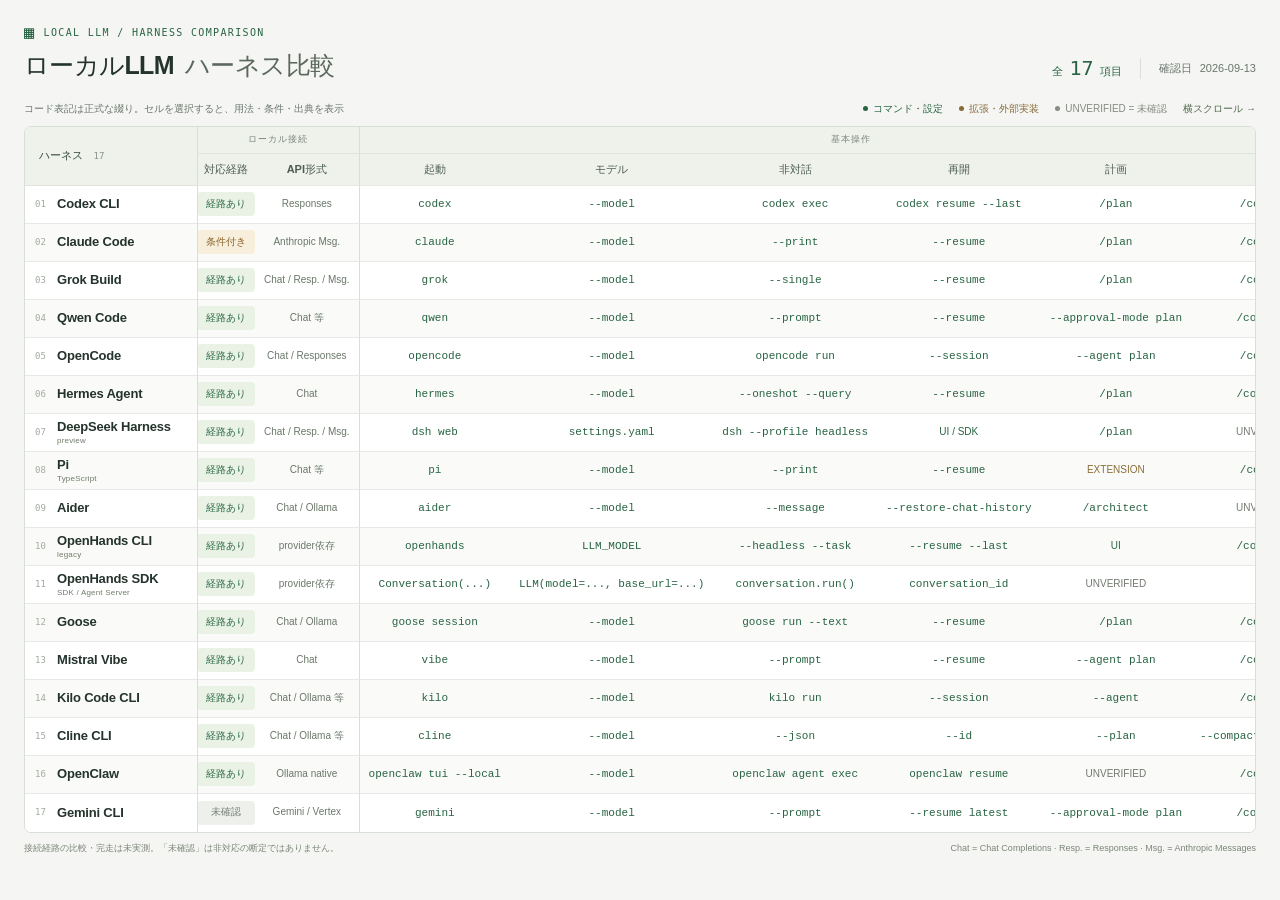
<file: index.html>
<!doctype html>
<html lang="ja">
<head>
  <meta charset="utf-8">
  <meta name="viewport" content="width=device-width, initial-scale=1">
  <meta name="color-scheme" content="light">
  <title>ローカルLLM ハーネス比較 — 全17項目</title>
  <meta name="description" content="全17ハーネスのローカルLLM接続、コマンド、自律運用を1つの比較表で。一次資料・正式エイリアスも各セルで確認できます。">
  <link rel="canonical" href="https://ootsuka-repos.github.io/local-llm-harness-comparison/">
  <link rel="icon" href="assets/favicon.svg" type="image/svg+xml">
  <link rel="stylesheet" href="assets/style.css?v=e549904a1b62">
  <script src="assets/table.js?v=e549904a1b62" defer></script>
</head>
<body>
  <main>
    <header class="page-header">
      <div class="heading">
        <p class="eyebrow"><span aria-hidden="true" class="brand-mark">▦</span> LOCAL LLM / HARNESS COMPARISON</p>
        <h1>ローカルLLM <span>ハーネス比較</span></h1>
      </div>
      <div class="page-meta"><span class="total">全 <strong>17</strong> 項目</span><span>確認日 <time datetime="2026-09-13">2026-09-13</time></span></div>
    </header>
    <div class="table-meta" id="table-help">
      <span>コード表記は正式な綴り。セルを選択すると、用法・条件・出典を表示</span>
      <span class="legend"><span class="legend-standard">コマンド・設定</span><span class="legend-external">拡張・外部実装</span><span class="legend-unknown">UNVERIFIED = 未確認</span><span class="scroll-hint">横スクロール →</span></span>
    </div>
    <div class="table-scroll" role="region" aria-label="全17ハーネスの比較表。矢印キーでスクロールできます" aria-describedby="table-help table-note" tabindex="0">
      <table>
        <caption class="sr-only">全17ハーネスのローカル接続と15機能の比較</caption>
        <colgroup><col class="name-col"></colgroup><colgroup><col class="local-col"><col class="api-col"></colgroup><colgroup><col span="6" class="feature-col"></colgroup><colgroup><col span="4" class="feature-col"></colgroup><colgroup><col span="5" class="feature-col"></colgroup>
<thead><tr class="group-head"><th class="name-head" rowspan="2" scope="col">ハーネス <span class="count">17</span></th><th scope="colgroup" colspan="2">ローカル接続</th><th scope="colgroup" colspan="6">基本操作</th><th scope="colgroup" colspan="4">自律運用</th><th scope="colgroup" colspan="5">実行・拡張</th></tr>
<tr class="column-head"><th scope="col">対応経路</th><th scope="col">API形式</th><th scope="col" class="group-start">起動</th><th scope="col" class="">モデル</th><th scope="col" class="">非対話</th><th scope="col" class="">再開</th><th scope="col" class="">計画</th><th scope="col" class="">圧縮</th><th scope="col" class="group-start">Goal継続</th><th scope="col" class="">テスト</th><th scope="col" class="">委譲・並列</th><th scope="col" class="">定期・背景</th><th scope="col" class="group-start">承認</th><th scope="col" class="">上限</th><th scope="col" class="">隔離</th><th scope="col" class="">拡張</th><th scope="col" class="">出力</th></tr></thead>
<tbody>
<tr id="codex"><th scope="row"><button type="button" class="name-button" popovertarget="detail-codex-scope" aria-label="Codex CLIの対象・実行面"><span class="row-number" aria-hidden="true">01</span><span class="product-name">Codex CLI</span><span class="name-arrow" aria-hidden="true">↗</span></button></th><td class="local-cell"><button type="button" class="cell-button status-supported" popovertarget="detail-codex-local" aria-label="Codex CLI・ローカル接続：経路あり。詳細を表示" title="`codex --oss --local-provider ollama -m MODEL`。LM Studioも選択可。独自providerは`base_url`＋`wire_api = &quot;responses&quot;`。Chat Completionsだけのサーバーとは直接同一視しない。">経路あり</button></td><td class="api-cell"><button type="button" class="cell-button " popovertarget="detail-codex-protocol" aria-label="Codex CLI・API形式：Responses。詳細を表示" title="Responses">Responses</button></td><td class="group-start kind-cli"><button type="button" class="cell-button " popovertarget="detail-codex-start" aria-label="Codex CLI・起動：codex。詳細を表示" title="`codex`"><code>codex</code></button></td><td class="kind-mixed"><button type="button" class="cell-button " popovertarget="detail-codex-model" aria-label="Codex CLI・モデル選択：--model。詳細を表示" title="`--model MODEL` / `/model`"><code>--model</code></button></td><td class="kind-cli"><button type="button" class="cell-button " popovertarget="detail-codex-headless" aria-label="Codex CLI・非対話実行：codex exec。詳細を表示" title="`codex exec &quot;PROMPT&quot;`"><code>codex exec</code></button></td><td class="kind-cli"><button type="button" class="cell-button " popovertarget="detail-codex-resume" aria-label="Codex CLI・再開：codex resume --last。詳細を表示" title="`codex resume --last` / `codex resume ID`"><code>codex resume --last</code></button></td><td class="kind-slash"><button type="button" class="cell-button " popovertarget="detail-codex-plan" aria-label="Codex CLI・計画：/plan。詳細を表示" title="`/plan [PROMPT]`"><code>/plan</code></button></td><td class="kind-slash"><button type="button" class="cell-button " popovertarget="detail-codex-compact" aria-label="Codex CLI・履歴圧縮：/compact。詳細を表示" title="`/compact`"><code>/compact</code></button></td><td class="group-start kind-slash"><button type="button" class="cell-button " popovertarget="detail-codex-goal" aria-label="Codex CLI・目標まで継続：/goal。詳細を表示" title="`/goal OBJECTIVE`、`/goal pause`、`/goal resume`。ローカルモデルでの継続品質は未実測。"><code>/goal</code></button></td><td class="kind-model"><button type="button" class="cell-button " popovertarget="detail-codex-test" aria-label="Codex CLI・テスト・修正：MODEL。詳細を表示" title="テストを実行して失敗を修正するよう依頼。`codex review`はレビュー用でテスト合格ゲートではない。">MODEL</button></td><td class="kind-mixed"><button type="button" class="cell-button " popovertarget="detail-codex-delegate" aria-label="Codex CLI・サブエージェント：CONFIG。詳細を表示" title="エージェント機能・設定で委譲。`codex agents`はセッション閲覧で、spawnコマンドではない。">CONFIG</button></td><td class="kind-unverified"><button type="button" class="cell-button " popovertarget="detail-codex-schedule" aria-label="Codex CLI・定期・背景実行：UNVERIFIED。詳細を表示" title="この比較ではローカルCLIの定期実行コマンド未確定。外部schedulerで`codex exec`を起動可能。">UNVERIFIED</button></td><td class="group-start kind-cli"><button type="button" class="cell-button " popovertarget="detail-codex-approval" aria-label="Codex CLI・承認制御：--ask-for-approval never。詳細を表示" title="`--ask-for-approval never --sandbox workspace-write`。承認しない設定と隔離は別。"><code>--ask-for-approval never</code></button></td><td class="kind-config"><button type="button" class="cell-button " popovertarget="detail-codex-limits" aria-label="Codex CLI・実行上限：request_max_retries。詳細を表示" title="providerの`request_max_retries` / `stream_max_retries`。壁時計制限は外部プロセス管理で補う。"><code>request_max_retries</code></button></td><td class="kind-cli"><button type="button" class="cell-button " popovertarget="detail-codex-sandbox" aria-label="Codex CLI・隔離：--sandbox workspace-write。詳細を表示" title="`--sandbox workspace-write` / `read-only`。`--worktree`はGit分離でOS隔離ではない。"><code>--sandbox workspace-write</code></button></td><td class="kind-mixed"><button type="button" class="cell-button " popovertarget="detail-codex-extend" aria-label="Codex CLI・拡張・MCP：codex mcp。詳細を表示" title="`codex mcp`、`codex plugin`、`/skills`"><code>codex mcp</code></button></td><td class="kind-cli"><button type="button" class="cell-button " popovertarget="detail-codex-output" aria-label="Codex CLI・機械可読出力：--json。詳細を表示" title="`codex exec --json &quot;PROMPT&quot;`"><code>--json</code></button></td></tr>
<tr id="claude-code"><th scope="row"><button type="button" class="name-button" popovertarget="detail-claude-code-scope" aria-label="Claude Codeの対象・実行面"><span class="row-number" aria-hidden="true">02</span><span class="product-name">Claude Code</span><span class="name-arrow" aria-hidden="true">↗</span></button></th><td class="local-cell"><button type="button" class="cell-button status-conditional" popovertarget="detail-claude-code-local" aria-label="Claude Code・ローカル接続：条件付き。詳細を表示" title="OllamaのAnthropic互換APIで接続。`ANTHROPIC_BASE_URL=http://localhost:11434`、`ANTHROPIC_AUTH_TOKEN=ollama`、`ANTHROPIC_API_KEY=&quot;&quot;`を設定し`claude --model MODEL`。Chat Completionsのみなら変換層が必要。">条件付き</button></td><td class="api-cell"><button type="button" class="cell-button " popovertarget="detail-claude-code-protocol" aria-label="Claude Code・API形式：Anthropic Msg.。詳細を表示" title="Anthropic Messages">Anthropic Msg.</button></td><td class="group-start kind-cli"><button type="button" class="cell-button " popovertarget="detail-claude-code-start" aria-label="Claude Code・起動：claude。詳細を表示" title="`claude`"><code>claude</code></button></td><td class="kind-mixed"><button type="button" class="cell-button " popovertarget="detail-claude-code-model" aria-label="Claude Code・モデル選択：--model。詳細を表示" title="`--model MODEL` / `/model`"><code>--model</code></button></td><td class="kind-cli"><button type="button" class="cell-button " popovertarget="detail-claude-code-headless" aria-label="Claude Code・非対話実行：--print。詳細を表示" title="`claude --print &quot;PROMPT&quot;`"><code>--print</code></button></td><td class="kind-cli"><button type="button" class="cell-button " popovertarget="detail-claude-code-resume" aria-label="Claude Code・再開：--resume。詳細を表示" title="`claude --continue` / `claude --resume ID`"><code>--resume</code></button></td><td class="kind-mixed"><button type="button" class="cell-button " popovertarget="detail-claude-code-plan" aria-label="Claude Code・計画：/plan。詳細を表示" title="`--permission-mode plan` / `/plan`"><code>/plan</code></button></td><td class="kind-slash"><button type="button" class="cell-button " popovertarget="detail-claude-code-compact" aria-label="Claude Code・履歴圧縮：/compact。詳細を表示" title="`/compact [INSTRUCTIONS]`"><code>/compact</code></button></td><td class="group-start kind-slash"><button type="button" class="cell-button " popovertarget="detail-claude-code-goal" aria-label="Claude Code・目標まで継続：AGENT LOOP。詳細を表示" title="通常のagent loop。`/loop`は反復／定期実行で、独立した成果検証の保証ではない。">AGENT LOOP</button></td><td class="kind-mixed"><button type="button" class="cell-button " popovertarget="detail-claude-code-test" aria-label="Claude Code・テスト・修正：/verify。詳細を表示" title="シェルでテスト→修正を依頼。`/verify`は明示起動の検証skillで、決定的な必須ゲートとは別。"><code>/verify</code></button></td><td class="kind-mixed"><button type="button" class="cell-button " popovertarget="detail-claude-code-delegate" aria-label="Claude Code・サブエージェント：/subtask。詳細を表示" title="`--agents JSON` / agent定義ファイル、`/subtask TASK`でforked subagent。現行`/agents`は管理方法の案内。"><code>/subtask</code></button></td><td class="kind-slash"><button type="button" class="cell-button " popovertarget="detail-claude-code-schedule" aria-label="Claude Code・定期・背景実行：/loop。詳細を表示" title="`/loop INTERVAL PROMPT`。セッション稼働中に発火。終了中は動かず、再開時の復元に例外あり。"><code>/loop</code></button></td><td class="group-start kind-cli"><button type="button" class="cell-button " popovertarget="detail-claude-code-approval" aria-label="Claude Code・承認制御：--allowedTools。詳細を表示" title="`--allowedTools`等で許可範囲を指定。全スキップは`--dangerously-skip-permissions`。"><code>--allowedTools</code></button></td><td class="kind-cli"><button type="button" class="cell-button " popovertarget="detail-claude-code-limits" aria-label="Claude Code・実行上限：--max-turns。詳細を表示" title="printモードの`--max-turns N` / `--max-budget-usd N`。ローカルモデルの価格上限は時間制限の代用にしない。"><code>--max-turns</code></button></td><td class="kind-slash"><button type="button" class="cell-button " popovertarget="detail-claude-code-sandbox" aria-label="Claude Code・隔離：/sandbox。詳細を表示" title="`/sandbox`。権限スキップとsandboxを混同しない。"><code>/sandbox</code></button></td><td class="kind-mixed"><button type="button" class="cell-button " popovertarget="detail-claude-code-extend" aria-label="Claude Code・拡張・MCP：claude mcp。詳細を表示" title="`claude mcp`、`/mcp`、`/skills`、hooks / plugins"><code>claude mcp</code></button></td><td class="kind-cli"><button type="button" class="cell-button " popovertarget="detail-claude-code-output" aria-label="Claude Code・機械可読出力：--output-format json。詳細を表示" title="`claude -p &quot;PROMPT&quot; --output-format json` / `stream-json`"><code>--output-format json</code></button></td></tr>
<tr id="grok-build"><th scope="row"><button type="button" class="name-button" popovertarget="detail-grok-build-scope" aria-label="Grok Buildの対象・実行面"><span class="row-number" aria-hidden="true">03</span><span class="product-name">Grok Build</span><span class="name-arrow" aria-hidden="true">↗</span></button></th><td class="local-cell"><button type="button" class="cell-button status-supported" popovertarget="detail-grok-build-local" aria-label="Grok Build・ローカル接続：経路あり。詳細を表示" title="`~/.grok/config.toml`の`[model.&lt;id&gt;]`に`base_url`、`model`、`api_backend`を設定。独自モデル経路あり。ローカルQwen実測は未実施。">経路あり</button></td><td class="api-cell"><button type="button" class="cell-button " popovertarget="detail-grok-build-protocol" aria-label="Grok Build・API形式：Chat / Resp. / Msg.。詳細を表示" title="Chat Completions / Responses / Anthropic Messages">Chat / Resp. / Msg.</button></td><td class="group-start kind-cli"><button type="button" class="cell-button " popovertarget="detail-grok-build-start" aria-label="Grok Build・起動：grok。詳細を表示" title="`grok`"><code>grok</code></button></td><td class="kind-mixed"><button type="button" class="cell-button " popovertarget="detail-grok-build-model" aria-label="Grok Build・モデル選択：--model。詳細を表示" title="`--model MODEL` / `/model MODEL`"><code>--model</code></button></td><td class="kind-cli"><button type="button" class="cell-button " popovertarget="detail-grok-build-headless" aria-label="Grok Build・非対話実行：--single。詳細を表示" title="`grok --single &quot;PROMPT&quot;`"><code>--single</code></button></td><td class="kind-cli"><button type="button" class="cell-button " popovertarget="detail-grok-build-resume" aria-label="Grok Build・再開：--resume。詳細を表示" title="`grok --continue` / `grok --resume ID`"><code>--resume</code></button></td><td class="kind-slash"><button type="button" class="cell-button " popovertarget="detail-grok-build-plan" aria-label="Grok Build・計画：/plan。詳細を表示" title="`/plan [DESCRIPTION]` / `/view-plan`"><code>/plan</code></button></td><td class="kind-slash"><button type="button" class="cell-button " popovertarget="detail-grok-build-compact" aria-label="Grok Build・履歴圧縮：/compact。詳細を表示" title="`/compact [CONTEXT]`"><code>/compact</code></button></td><td class="group-start kind-slash"><button type="button" class="cell-button " popovertarget="detail-grok-build-goal" aria-label="Grok Build・目標まで継続：/workflow。詳細を表示" title="`/workflow NAME`で保存workflowを実行・pause/resume。独立した完了検証の有無は未確認。"><code>/workflow</code></button></td><td class="kind-model"><button type="button" class="cell-button " popovertarget="detail-grok-build-test" aria-label="Grok Build・テスト・修正：MODEL。詳細を表示" title="シェルでテスト→修正を依頼。workflowに手順を記述可能。">MODEL</button></td><td class="kind-mixed"><button type="button" class="cell-button " popovertarget="detail-grok-build-delegate" aria-label="Grok Build・サブエージェント：GROK_SUBAGENTS=1。詳細を表示" title="`GROK_SUBAGENTS=1`、taskツール。`/tasks`で確認。"><code>GROK_SUBAGENTS=1</code></button></td><td class="kind-slash"><button type="button" class="cell-button " popovertarget="detail-grok-build-schedule" aria-label="Grok Build・定期・背景実行：/loop。詳細を表示" title="`/loop [INTERVAL] PROMPT`、`/tasks`"><code>/loop</code></button></td><td class="group-start kind-cli"><button type="button" class="cell-button " popovertarget="detail-grok-build-approval" aria-label="Grok Build・承認制御：--always-approve。詳細を表示" title="`--always-approve`。denyルールやhooksは別に適用。"><code>--always-approve</code></button></td><td class="kind-mixed"><button type="button" class="cell-button " popovertarget="detail-grok-build-limits" aria-label="Grok Build・実行上限：--max-turns。詳細を表示" title="`--max-turns N`、modelごとの`max_retries`"><code>--max-turns</code></button></td><td class="kind-cli"><button type="button" class="cell-button " popovertarget="detail-grok-build-sandbox" aria-label="Grok Build・隔離：--sandbox workspace。詳細を表示" title="`--sandbox workspace` / `read-only` / `strict`。`--worktree`は別のGit分離。"><code>--sandbox workspace</code></button></td><td class="kind-mixed"><button type="button" class="cell-button " popovertarget="detail-grok-build-extend" aria-label="Grok Build・拡張・MCP：grok mcp。詳細を表示" title="`grok mcp`、`grok plugin`、`/skills`、hooks"><code>grok mcp</code></button></td><td class="kind-cli"><button type="button" class="cell-button " popovertarget="detail-grok-build-output" aria-label="Grok Build・機械可読出力：--output-format json。詳細を表示" title="`--output-format json` / `streaming-json`、`grok agent stdio`はACP"><code>--output-format json</code></button></td></tr>
<tr id="qwen-code"><th scope="row"><button type="button" class="name-button" popovertarget="detail-qwen-code-scope" aria-label="Qwen Codeの対象・実行面"><span class="row-number" aria-hidden="true">04</span><span class="product-name">Qwen Code</span><span class="name-arrow" aria-hidden="true">↗</span></button></th><td class="local-cell"><button type="button" class="cell-button status-supported" popovertarget="detail-qwen-code-local" aria-label="Qwen Code・ローカル接続：経路あり。詳細を表示" title="`qwen --auth-type openai --openai-base-url URL --openai-api-key KEY --model MODEL`。URLは通常`http://127.0.0.1:PORT/v1`。">経路あり</button></td><td class="api-cell"><button type="button" class="cell-button " popovertarget="detail-qwen-code-protocol" aria-label="Qwen Code・API形式：Chat 等。詳細を表示" title="Chat Completionsほかprovider別プロトコル">Chat 等</button></td><td class="group-start kind-cli"><button type="button" class="cell-button " popovertarget="detail-qwen-code-start" aria-label="Qwen Code・起動：qwen。詳細を表示" title="`qwen`"><code>qwen</code></button></td><td class="kind-mixed"><button type="button" class="cell-button " popovertarget="detail-qwen-code-model" aria-label="Qwen Code・モデル選択：--model。詳細を表示" title="`--model MODEL` / `/model`"><code>--model</code></button></td><td class="kind-cli"><button type="button" class="cell-button " popovertarget="detail-qwen-code-headless" aria-label="Qwen Code・非対話実行：--prompt。詳細を表示" title="`qwen --prompt &quot;PROMPT&quot;`"><code>--prompt</code></button></td><td class="kind-cli"><button type="button" class="cell-button " popovertarget="detail-qwen-code-resume" aria-label="Qwen Code・再開：--resume。詳細を表示" title="`qwen --continue` / `qwen --resume ID`。headlessにも対応。"><code>--resume</code></button></td><td class="kind-cli"><button type="button" class="cell-button " popovertarget="detail-qwen-code-plan" aria-label="Qwen Code・計画：--approval-mode plan。詳細を表示" title="`--approval-mode plan`"><code>--approval-mode plan</code></button></td><td class="kind-slash"><button type="button" class="cell-button " popovertarget="detail-qwen-code-compact" aria-label="Qwen Code・履歴圧縮：/compress。詳細を表示" title="`/compress`"><code>/compress</code></button></td><td class="group-start kind-mixed"><button type="button" class="cell-button " popovertarget="detail-qwen-code-goal" aria-label="Qwen Code・目標まで継続：/goal。詳細を表示" title="`/goal OBJECTIVE`。headlessは`qwen -p &quot;/goal OBJECTIVE&quot;`。完了・blocked申告を検証役が判定。"><code>/goal</code></button></td><td class="kind-model"><button type="button" class="cell-button " popovertarget="detail-qwen-code-test" aria-label="Qwen Code・テスト・修正：MODEL。詳細を表示" title="テスト合格をGoalの検証条件に記載。テスト実行・修正はモデルのツール操作。">MODEL</button></td><td class="kind-mixed"><button type="button" class="cell-button " popovertarget="detail-qwen-code-delegate" aria-label="Qwen Code・サブエージェント：/agents create。詳細を表示" title="`/agents create` / `manage`、`/fork DIRECTIVE`、`/coordinate TASK`。subagentのモデル・権限設定に依存。"><code>/agents create</code></button></td><td class="kind-slash"><button type="button" class="cell-button " popovertarget="detail-qwen-code-schedule" aria-label="Qwen Code・定期・背景実行：/loop。詳細を表示" title="`/loop INTERVAL PROMPT`は同梱skill。`/tasks` / `/workflows`で背景作業を確認。"><code>/loop</code></button></td><td class="group-start kind-cli"><button type="button" class="cell-button " popovertarget="detail-qwen-code-approval" aria-label="Qwen Code・承認制御：--approval-mode yolo。詳細を表示" title="`--approval-mode yolo` / `--yolo`。`auto`は判定による承認で全許可とは異なる。"><code>--approval-mode yolo</code></button></td><td class="kind-cli"><button type="button" class="cell-button " popovertarget="detail-qwen-code-limits" aria-label="Qwen Code・実行上限：--max-wall-time。詳細を表示" title="`--max-session-turns N` / `--max-wall-time 1h` / `--max-tool-calls N`。serve/ACPへ同じ上限が適用されると仮定しない。"><code>--max-wall-time</code></button></td><td class="kind-cli"><button type="button" class="cell-button " popovertarget="detail-qwen-code-sandbox" aria-label="Qwen Code・隔離：--sandbox。詳細を表示" title="`--sandbox`。`--yolo`だけでは隔離されない。"><code>--sandbox</code></button></td><td class="kind-slash"><button type="button" class="cell-button " popovertarget="detail-qwen-code-extend" aria-label="Qwen Code・拡張・MCP：/mcp。詳細を表示" title="`/mcp`、`/skills`。拡張の有効化状態に依存。"><code>/mcp</code></button></td><td class="kind-cli"><button type="button" class="cell-button " popovertarget="detail-qwen-code-output" aria-label="Qwen Code・機械可読出力：--output-format json。詳細を表示" title="`--output-format json` / `stream-json`"><code>--output-format json</code></button></td></tr>
<tr id="opencode"><th scope="row"><button type="button" class="name-button" popovertarget="detail-opencode-scope" aria-label="OpenCodeの対象・実行面"><span class="row-number" aria-hidden="true">05</span><span class="product-name">OpenCode</span><span class="name-arrow" aria-hidden="true">↗</span></button></th><td class="local-cell"><button type="button" class="cell-button status-supported" popovertarget="detail-opencode-local" aria-label="OpenCode・ローカル接続：経路あり。詳細を表示" title="`opencode.json`の`provider.&lt;id&gt;.options.baseURL`。Chat Completionsなら`@ai-sdk/openai-compatible`。`-m provider/MODEL`で選択。">経路あり</button></td><td class="api-cell"><button type="button" class="cell-button " popovertarget="detail-opencode-protocol" aria-label="OpenCode・API形式：Chat / Responses。詳細を表示" title="Chat Completions / Responses（providerで選択）">Chat / Responses</button></td><td class="group-start kind-cli"><button type="button" class="cell-button " popovertarget="detail-opencode-start" aria-label="OpenCode・起動：opencode。詳細を表示" title="`opencode`"><code>opencode</code></button></td><td class="kind-mixed"><button type="button" class="cell-button " popovertarget="detail-opencode-model" aria-label="OpenCode・モデル選択：--model。詳細を表示" title="`--model provider/MODEL` / `/models`"><code>--model</code></button></td><td class="kind-cli"><button type="button" class="cell-button " popovertarget="detail-opencode-headless" aria-label="OpenCode・非対話実行：opencode run。詳細を表示" title="`opencode run &quot;PROMPT&quot;`"><code>opencode run</code></button></td><td class="kind-cli"><button type="button" class="cell-button " popovertarget="detail-opencode-resume" aria-label="OpenCode・再開：--session。詳細を表示" title="`opencode --continue` / `opencode --session ID`。runにも指定可能。"><code>--session</code></button></td><td class="kind-mixed"><button type="button" class="cell-button " popovertarget="detail-opencode-plan" aria-label="OpenCode・計画：--agent plan。詳細を表示" title="`--agent plan` / TUIでTabによるagent切替"><code>--agent plan</code></button></td><td class="kind-slash"><button type="button" class="cell-button " popovertarget="detail-opencode-compact" aria-label="OpenCode・履歴圧縮：/compact。詳細を表示" title="`/compact`"><code>/compact</code></button></td><td class="group-start kind-unverified"><button type="button" class="cell-button " popovertarget="detail-opencode-goal" aria-label="OpenCode・目標まで継続：UNVERIFIED。詳細を表示" title="通常のagent loop。Goalの独立検証付き継続は、本体の今回確認した資料では未確認。">UNVERIFIED</button></td><td class="kind-model"><button type="button" class="cell-button " popovertarget="detail-opencode-test" aria-label="OpenCode・テスト・修正：MODEL。詳細を表示" title="bashでテスト→修正を依頼。formatterとテスト完了ゲートは別。">MODEL</button></td><td class="kind-mixed"><button type="button" class="cell-button " popovertarget="detail-opencode-delegate" aria-label="OpenCode・サブエージェント：@general。詳細を表示" title="subagentを設定。`@general`等で利用。`opencode agent create`で作成。"><code>@general</code></button></td><td class="kind-cli"><button type="button" class="cell-button " popovertarget="detail-opencode-schedule" aria-label="OpenCode・定期・背景実行：opencode serve。詳細を表示" title="`opencode serve`＋`opencode run --attach URL`。定期起動は外側で管理。"><code>opencode serve</code></button></td><td class="group-start kind-mixed"><button type="button" class="cell-button " popovertarget="detail-opencode-approval" aria-label="OpenCode・承認制御：--auto。詳細を表示" title="`--auto`は明示deny以外を自動承認。`permission`設定で個別制御。"><code>--auto</code></button></td><td class="kind-config"><button type="button" class="cell-button " popovertarget="detail-opencode-limits" aria-label="OpenCode・実行上限：steps。詳細を表示" title="agentの`steps`で推論反復を制限。プロセスの時間上限とは別。"><code>steps</code></button></td><td class="kind-unverified"><button type="button" class="cell-button " popovertarget="detail-opencode-sandbox" aria-label="OpenCode・隔離：UNVERIFIED。詳細を表示" title="permissionは操作許可。OS隔離の汎用フラグはこの資料群で未確認。コンテナ等を外側で用意。">UNVERIFIED</button></td><td class="kind-mixed"><button type="button" class="cell-button " popovertarget="detail-opencode-extend" aria-label="OpenCode・拡張・MCP：opencode mcp add。詳細を表示" title="`opencode mcp add`、skills、plugins、カスタムコマンド"><code>opencode mcp add</code></button></td><td class="kind-cli"><button type="button" class="cell-button " popovertarget="detail-opencode-output" aria-label="OpenCode・機械可読出力：--format json。詳細を表示" title="`opencode run --format json &quot;PROMPT&quot;`"><code>--format json</code></button></td></tr>
<tr id="hermes"><th scope="row"><button type="button" class="name-button" popovertarget="detail-hermes-scope" aria-label="Hermes Agentの対象・実行面"><span class="row-number" aria-hidden="true">06</span><span class="product-name">Hermes Agent</span><span class="name-arrow" aria-hidden="true">↗</span></button></th><td class="local-cell"><button type="button" class="cell-button status-supported" popovertarget="detail-hermes-local" aria-label="Hermes Agent・ローカル接続：経路あり。詳細を表示" title="`hermes setup`でCustom Endpoint。`model.provider: custom`、`model.base_url: URL`、`model.default: MODEL`。">経路あり</button></td><td class="api-cell"><button type="button" class="cell-button " popovertarget="detail-hermes-protocol" aria-label="Hermes Agent・API形式：Chat。詳細を表示" title="Chat Completions（custom endpoint）">Chat</button></td><td class="group-start kind-cli"><button type="button" class="cell-button " popovertarget="detail-hermes-start" aria-label="Hermes Agent・起動：hermes。詳細を表示" title="`hermes` / `hermes chat`"><code>hermes</code></button></td><td class="kind-mixed"><button type="button" class="cell-button " popovertarget="detail-hermes-model" aria-label="Hermes Agent・モデル選択：--model。詳細を表示" title="`hermes chat --model MODEL` / `/model`"><code>--model</code></button></td><td class="kind-cli"><button type="button" class="cell-button " popovertarget="detail-hermes-headless" aria-label="Hermes Agent・非対話実行：--oneshot --query。詳細を表示" title="`hermes chat --oneshot --query &quot;PROMPT&quot;`。現行では`-q`単独はTTYで対話を継続する。"><code>--oneshot --query</code></button></td><td class="kind-cli"><button type="button" class="cell-button " popovertarget="detail-hermes-resume" aria-label="Hermes Agent・再開：--resume。詳細を表示" title="`hermes --continue` / `hermes --resume ID`"><code>--resume</code></button></td><td class="kind-slash"><button type="button" class="cell-button " popovertarget="detail-hermes-plan" aria-label="Hermes Agent・計画：/plan。詳細を表示" title="`/plan [TASK]`で計画ファイルを作成"><code>/plan</code></button></td><td class="kind-slash"><button type="button" class="cell-button " popovertarget="detail-hermes-compact" aria-label="Hermes Agent・履歴圧縮：/compress。詳細を表示" title="`/compress [focus TOPIC]`"><code>/compress</code></button></td><td class="group-start kind-slash"><button type="button" class="cell-button " popovertarget="detail-hermes-goal" aria-label="Hermes Agent・目標まで継続：/goal。詳細を表示" title="`/goal OBJECTIVE`、`/goal pause` / `resume`。補助judgeで継続判断。ACPには未実装。"><code>/goal</code></button></td><td class="kind-slash"><button type="button" class="cell-button " popovertarget="detail-hermes-test" aria-label="Hermes Agent・テスト・修正：/goal gate add。詳細を表示" title="`/goal gate add COMMAND`。終了コード0を完了の必要条件にできる。通常のjudge判断も続く。"><code>/goal gate add</code></button></td><td class="kind-mixed"><button type="button" class="cell-button " popovertarget="detail-hermes-delegate" aria-label="Hermes Agent・サブエージェント：MIXED。詳細を表示" title="delegate機能。`/bg PROMPT`は別背景セッションで、Goalの自動タスク分割とは別。">MIXED</button></td><td class="kind-cli"><button type="button" class="cell-button " popovertarget="detail-hermes-schedule" aria-label="Hermes Agent・定期・背景実行：hermes cron create。詳細を表示" title="`hermes cron create` / `list` / `tick`、`hermes gateway`。複数タスクは`hermes kanban`系。"><code>hermes cron create</code></button></td><td class="group-start kind-cli"><button type="button" class="cell-button " popovertarget="detail-hermes-approval" aria-label="Hermes Agent・承認制御：--yolo。詳細を表示" title="`--yolo`で承認をスキップ。通常のapproval設定とは区別。"><code>--yolo</code></button></td><td class="kind-mixed"><button type="button" class="cell-button " popovertarget="detail-hermes-limits" aria-label="Hermes Agent・実行上限：goals.max_turns。詳細を表示" title="`--max-turns N`は一会話ターン内のtool反復。Goalは`goals.max_turns`、gateには別のtimeout/retry。"><code>goals.max_turns</code></button></td><td class="kind-config"><button type="button" class="cell-button " popovertarget="detail-hermes-sandbox" aria-label="Hermes Agent・隔離：CONFIG。詳細を表示" title="terminal backendにDocker / SSH等を選択。`--worktree`は別のGit分離。">CONFIG</button></td><td class="kind-mixed"><button type="button" class="cell-button " popovertarget="detail-hermes-extend" aria-label="Hermes Agent・拡張・MCP：/skills。詳細を表示" title="skills / MCP / plugins。`/skills`で管理。"><code>/skills</code></button></td><td class="kind-cli"><button type="button" class="cell-button " popovertarget="detail-hermes-output" aria-label="Hermes Agent・機械可読出力：hermes -z。詳細を表示" title="`hermes -z &quot;PROMPT&quot;`は最終テキスト出力。構造化制御はRPC/SDK面を別途使用。"><code>hermes -z</code></button></td></tr>
<tr id="deepseek-harness"><th scope="row"><button type="button" class="name-button" popovertarget="detail-deepseek-harness-scope" aria-label="DeepSeek Harness (dsh)の対象・実行面"><span class="row-number" aria-hidden="true">07</span><span class="product-name">DeepSeek Harness<small class="product-badge">preview</small></span><span class="name-arrow" aria-hidden="true">↗</span></button></th><td class="local-cell"><button type="button" class="cell-button status-supported" popovertarget="detail-deepseek-harness-local" aria-label="DeepSeek Harness (dsh)・ローカル接続：経路あり。詳細を表示" title="WebのSettings → Models → Add a custom provider。`baseURL`とAPI protocolを指定。`llm-pi-ai.providers`で設定可。">経路あり</button></td><td class="api-cell"><button type="button" class="cell-button " popovertarget="detail-deepseek-harness-protocol" aria-label="DeepSeek Harness (dsh)・API形式：Chat / Resp. / Msg.。詳細を表示" title="Chat Completions / Responses / Anthropic Messages">Chat / Resp. / Msg.</button></td><td class="group-start kind-cli"><button type="button" class="cell-button " popovertarget="detail-deepseek-harness-start" aria-label="DeepSeek Harness (dsh)・起動：dsh web。詳細を表示" title="`dsh web`（未導入なら`npx @deepseek-ai/dsh web`）"><code>dsh web</code></button></td><td class="kind-ui"><button type="button" class="cell-button " popovertarget="detail-deepseek-harness-model" aria-label="DeepSeek Harness (dsh)・モデル選択：settings.yaml。詳細を表示" title="Webのモデル選択 / `settings.yaml`。`--model`をlauncherの共通引数とは扱わない。"><code>settings.yaml</code></button></td><td class="kind-cli"><button type="button" class="cell-button " popovertarget="detail-deepseek-harness-headless" aria-label="DeepSeek Harness (dsh)・非対話実行：dsh --profile headless。詳細を表示" title="`dsh --profile headless &quot;PROMPT&quot;`。新規永続sessionを作る単発実行。"><code>dsh --profile headless</code></button></td><td class="kind-mixed"><button type="button" class="cell-button " popovertarget="detail-deepseek-harness-resume" aria-label="DeepSeek Harness (dsh)・再開：UI / SDK。詳細を表示" title="Webの既存sessionまたはSDKで復元。共通CLIの`--resume`は資料で未確認。">UI / SDK</button></td><td class="kind-slash"><button type="button" class="cell-button " popovertarget="detail-deepseek-harness-plan" aria-label="DeepSeek Harness (dsh)・計画：/plan。詳細を表示" title="`/plan [PROMPT]` / `/plan off`（command adapterのあるUI）"><code>/plan</code></button></td><td class="kind-unverified"><button type="button" class="cell-button " popovertarget="detail-deepseek-harness-compact" aria-label="DeepSeek Harness (dsh)・履歴圧縮：UNVERIFIED。詳細を表示" title="compaction subsystemあり。共通CLI／slashの正式な呼出綴りは未確定。">UNVERIFIED</button></td><td class="group-start kind-mixed"><button type="button" class="cell-button " popovertarget="detail-deepseek-harness-goal" aria-label="DeepSeek Harness (dsh)・目標まで継続：/goal。詳細を表示" title="`/goal OBJECTIVE` / `pause` / `resume`。Goalサービス＋command＋round-driverの構成に依存。"><code>/goal</code></button></td><td class="kind-model"><button type="button" class="cell-button " popovertarget="detail-deepseek-harness-test" aria-label="DeepSeek Harness (dsh)・テスト・修正：MODEL。詳細を表示" title="シェルで検証。Goal保存自体には独立した成果検証の保証はない。">MODEL</button></td><td class="kind-extension"><button type="button" class="cell-button " popovertarget="detail-deepseek-harness-delegate" aria-label="DeepSeek Harness (dsh)・サブエージェント：EXTENSION。詳細を表示" title="subagentプラグイン構成。Codex / Claude委譲は別の任意bundleで、ローカルモデル利用の必須条件ではない。">EXTENSION</button></td><td class="kind-ui"><button type="button" class="cell-button " popovertarget="detail-deepseek-harness-schedule" aria-label="DeepSeek Harness (dsh)・定期・背景実行：UI。詳細を表示" title="Schedule UI／schedule subsystem。配置したprofileと稼働ホストに依存。">UI</button></td><td class="group-start kind-config"><button type="button" class="cell-button " popovertarget="detail-deepseek-harness-approval" aria-label="DeepSeek Harness (dsh)・承認制御：CONFIG。詳細を表示" title="permission presetで制御。base-backed新規sessionは`workspace-write`。汎用`--yolo`を想定しない。">CONFIG</button></td><td class="kind-config"><button type="button" class="cell-button " popovertarget="detail-deepseek-harness-limits" aria-label="DeepSeek Harness (dsh)・実行上限：maxGoalRounds。詳細を表示" title="Goalの`maxGoalRounds`（既定256）。round-driverはcap到達等で停止。"><code>maxGoalRounds</code></button></td><td class="kind-config"><button type="button" class="cell-button " popovertarget="detail-deepseek-harness-sandbox" aria-label="DeepSeek Harness (dsh)・隔離：CONFIG。詳細を表示" title="sandbox / permission presetを構成。Planモードだけではツールを強制制限しない。">CONFIG</button></td><td class="kind-cli"><button type="button" class="cell-button " popovertarget="detail-deepseek-harness-extend" aria-label="DeepSeek Harness (dsh)・拡張・MCP：dsh plugin。詳細を表示" title="`dsh plugin --profile NAME add PACKAGE`。MCP clientは同梱、serverは既定で未有効。"><code>dsh plugin</code></button></td><td class="kind-cli"><button type="button" class="cell-button " popovertarget="detail-deepseek-harness-output" aria-label="DeepSeek Harness (dsh)・機械可読出力：dsh --profile sdk。詳細を表示" title="headlessはstdoutに最終文。`dsh --profile sdk`はJSON-RPC、`--profile acp`はACP。"><code>dsh --profile sdk</code></button></td></tr>
<tr id="pi"><th scope="row"><button type="button" class="name-button" popovertarget="detail-pi-scope" aria-label="Pi (TypeScript本家)の対象・実行面"><span class="row-number" aria-hidden="true">08</span><span class="product-name">Pi<small class="product-badge">TypeScript</small></span><span class="name-arrow" aria-hidden="true">↗</span></button></th><td class="local-cell"><button type="button" class="cell-button status-supported" popovertarget="detail-pi-local" aria-label="Pi (TypeScript本家)・ローカル接続：経路あり。詳細を表示" title="`~/.pi/agent/models.json`に`baseUrl`、`api: openai-completions`、`apiKey`、`models`を登録。鍵不要サーバーにもダミーkey設定が必要。">経路あり</button></td><td class="api-cell"><button type="button" class="cell-button " popovertarget="detail-pi-protocol" aria-label="Pi (TypeScript本家)・API形式：Chat 等。詳細を表示" title="Chat Completions等（provider設定）">Chat 等</button></td><td class="group-start kind-cli"><button type="button" class="cell-button " popovertarget="detail-pi-start" aria-label="Pi (TypeScript本家)・起動：pi。詳細を表示" title="`pi`"><code>pi</code></button></td><td class="kind-mixed"><button type="button" class="cell-button " popovertarget="detail-pi-model" aria-label="Pi (TypeScript本家)・モデル選択：--model。詳細を表示" title="`--provider PROVIDER --model MODEL` / `/model`"><code>--model</code></button></td><td class="kind-cli"><button type="button" class="cell-button " popovertarget="detail-pi-headless" aria-label="Pi (TypeScript本家)・非対話実行：--print。詳細を表示" title="`pi --print &quot;PROMPT&quot;`"><code>--print</code></button></td><td class="kind-cli"><button type="button" class="cell-button " popovertarget="detail-pi-resume" aria-label="Pi (TypeScript本家)・再開：--resume。詳細を表示" title="`pi --continue`、`pi --resume`でpicker、`pi --session PATH_OR_ID`で指定"><code>--resume</code></button></td><td class="kind-extension"><button type="button" class="cell-button " popovertarget="detail-pi-plan" aria-label="Pi (TypeScript本家)・計画：EXTENSION。詳細を表示" title="標準Planモードなし。計画ファイル、extension / packageで追加。">EXTENSION</button></td><td class="kind-slash"><button type="button" class="cell-button " popovertarget="detail-pi-compact" aria-label="Pi (TypeScript本家)・履歴圧縮：/compact。詳細を表示" title="`/compact [PROMPT]`、`/tree`で会話の分岐へ移動"><code>/compact</code></button></td><td class="group-start kind-extension"><button type="button" class="cell-button " popovertarget="detail-pi-goal" aria-label="Pi (TypeScript本家)・目標まで継続：EXTENSION。詳細を表示" title="標準Goal機構としては扱わない。RPC / extensionで継続制御を実装。">EXTENSION</button></td><td class="kind-model"><button type="button" class="cell-button " popovertarget="detail-pi-test" aria-label="Pi (TypeScript本家)・テスト・修正：MODEL。詳細を表示" title="bashでテスト→修正を依頼。完了ゲートはextension／外部runnerで実装。">MODEL</button></td><td class="kind-extension"><button type="button" class="cell-button " popovertarget="detail-pi-delegate" aria-label="Pi (TypeScript本家)・サブエージェント：EXTENSION。詳細を表示" title="標準subagentなし。extension、package、複数Piプロセスで構成。">EXTENSION</button></td><td class="kind-extension"><button type="button" class="cell-button " popovertarget="detail-pi-schedule" aria-label="Pi (TypeScript本家)・定期・背景実行：EXTENSION。詳細を表示" title="標準background bashなし。tmuxや外部schedulerで構成。">EXTENSION</button></td><td class="group-start kind-none"><button type="button" class="cell-button " popovertarget="detail-pi-approval" aria-label="Pi (TypeScript本家)・承認制御：NONE。詳細を表示" title="標準でツール承認popupなし。`--approve`はproject trust用でツール承認とは別。">NONE</button></td><td class="kind-unverified"><button type="button" class="cell-button " popovertarget="detail-pi-limits" aria-label="Pi (TypeScript本家)・実行上限：UNVERIFIED。詳細を表示" title="汎用max-turnsフラグは今回のCLI一覧で未確認。RPCのabortや外部timeoutで補う。">UNVERIFIED</button></td><td class="kind-extension"><button type="button" class="cell-button " popovertarget="detail-pi-sandbox" aria-label="Pi (TypeScript本家)・隔離：EXTENSION。詳細を表示" title="標準のOS隔離は外部containerまたはextensionで構成。">EXTENSION</button></td><td class="kind-mixed"><button type="button" class="cell-button " popovertarget="detail-pi-extend" aria-label="Pi (TypeScript本家)・拡張・MCP：pi install。詳細を表示" title="`pi install PACKAGE`。標準MCPなし、extensionで追加。skillsは`/skill:NAME`。"><code>pi install</code></button></td><td class="kind-cli"><button type="button" class="cell-button " popovertarget="detail-pi-output" aria-label="Pi (TypeScript本家)・機械可読出力：--mode json。詳細を表示" title="`pi --mode json -p &quot;PROMPT&quot;` / `pi --mode rpc`"><code>--mode json</code></button></td></tr>
<tr id="aider"><th scope="row"><button type="button" class="name-button" popovertarget="detail-aider-scope" aria-label="Aiderの対象・実行面"><span class="row-number" aria-hidden="true">09</span><span class="product-name">Aider</span><span class="name-arrow" aria-hidden="true">↗</span></button></th><td class="local-cell"><button type="button" class="cell-button status-supported" popovertarget="detail-aider-local" aria-label="Aider・ローカル接続：経路あり。詳細を表示" title="OpenAI互換は`OPENAI_API_BASE=URL`＋`OPENAI_API_KEY=KEY`、`aider --model openai/MODEL`。Ollamaは`ollama_chat/MODEL`。">経路あり</button></td><td class="api-cell"><button type="button" class="cell-button " popovertarget="detail-aider-protocol" aria-label="Aider・API形式：Chat / Ollama。詳細を表示" title="Chat Completions / Ollama">Chat / Ollama</button></td><td class="group-start kind-cli"><button type="button" class="cell-button " popovertarget="detail-aider-start" aria-label="Aider・起動：aider。詳細を表示" title="`aider`"><code>aider</code></button></td><td class="kind-mixed"><button type="button" class="cell-button " popovertarget="detail-aider-model" aria-label="Aider・モデル選択：--model。詳細を表示" title="`--model MODEL` / `/model MODEL`"><code>--model</code></button></td><td class="kind-cli"><button type="button" class="cell-button " popovertarget="detail-aider-headless" aria-label="Aider・非対話実行：--message。詳細を表示" title="`aider --message &quot;PROMPT&quot;` / `--message-file FILE`"><code>--message</code></button></td><td class="kind-cli"><button type="button" class="cell-button " popovertarget="detail-aider-resume" aria-label="Aider・再開：--restore-chat-history。詳細を表示" title="`--restore-chat-history`。履歴復元であり、停止した任意プロセスを復旧するものではない。"><code>--restore-chat-history</code></button></td><td class="kind-slash"><button type="button" class="cell-button " popovertarget="detail-aider-plan" aria-label="Aider・計画：/architect。詳細を表示" title="`/ask`で相談、`/architect`で設計→editorへ。専用のOS読み取り制限とは別。"><code>/architect</code></button></td><td class="kind-unverified"><button type="button" class="cell-button " popovertarget="detail-aider-compact" aria-label="Aider・履歴圧縮：UNVERIFIED。詳細を表示" title="自動履歴要約あり。共通`/compact`の存在は今回のcommand一覧で確認できない。">UNVERIFIED</button></td><td class="group-start kind-extension"><button type="button" class="cell-button " popovertarget="detail-aider-goal" aria-label="Aider・目標まで継続：EXTENSION。詳細を表示" title="一依頼の編集と修正。大きい目標のキュー／継続／完了判定は外部runnerで補う。">EXTENSION</button></td><td class="kind-mixed"><button type="button" class="cell-button " popovertarget="detail-aider-test" aria-label="Aider・テスト・修正：--auto-test --test-cmd。詳細を表示" title="`--auto-test --test-cmd COMMAND`、`/test COMMAND`。編集後lintと失敗修正あり。"><code>--auto-test --test-cmd</code></button></td><td class="kind-none"><button type="button" class="cell-button " popovertarget="detail-aider-delegate" aria-label="Aider・サブエージェント：NONE。詳細を表示" title="Architect / Editorのモデル分離。独立workerへのsubagent委譲とは別。">NONE</button></td><td class="kind-extension"><button type="button" class="cell-button " popovertarget="detail-aider-schedule" aria-label="Aider・定期・背景実行：EXTENSION。詳細を表示" title="`--message-file FILE`を外部schedulerから実行">EXTENSION</button></td><td class="group-start kind-cli"><button type="button" class="cell-button " popovertarget="detail-aider-approval" aria-label="Aider・承認制御：--yes-always。詳細を表示" title="`--yes-always`で確認へ自動Yes"><code>--yes-always</code></button></td><td class="kind-cli"><button type="button" class="cell-button " popovertarget="detail-aider-limits" aria-label="Aider・実行上限：--max-chat-history-tokens。詳細を表示" title="`--max-chat-history-tokens N`は履歴量。壁時計・全作業の反復上限とは別。"><code>--max-chat-history-tokens</code></button></td><td class="kind-unverified"><button type="button" class="cell-button " popovertarget="detail-aider-sandbox" aria-label="Aider・隔離：UNVERIFIED。詳細を表示" title="組み込みOS隔離は今回のoption一覧で未確認。外部container等で構成。">UNVERIFIED</button></td><td class="kind-cli"><button type="button" class="cell-button " popovertarget="detail-aider-extend" aria-label="Aider・拡張・MCP：--load。詳細を表示" title="`--load FILE`でchat command読込。MCPは今回の標準一覧で未確認。"><code>--load</code></button></td><td class="kind-cli"><button type="button" class="cell-button " popovertarget="detail-aider-output" aria-label="Aider・機械可読出力：--chat-history-file。詳細を表示" title="`--chat-history-file FILE` / `--llm-history-file FILE`。汎用JSON event streamとは別。"><code>--chat-history-file</code></button></td></tr>
<tr id="openhands-cli"><th scope="row"><button type="button" class="name-button" popovertarget="detail-openhands-cli-scope" aria-label="OpenHands CLI (legacy)の対象・実行面"><span class="row-number" aria-hidden="true">10</span><span class="product-name">OpenHands CLI<small class="product-badge">legacy</small></span><span class="name-arrow" aria-hidden="true">↗</span></button></th><td class="local-cell"><button type="button" class="cell-button status-supported" popovertarget="detail-openhands-cli-local" aria-label="OpenHands CLI (legacy)・ローカル接続：経路あり。詳細を表示" title="`LLM_MODEL`、`LLM_BASE_URL`、`LLM_API_KEY`＋`--override-with-envs`で既存設定を上書き。">経路あり</button></td><td class="api-cell"><button type="button" class="cell-button " popovertarget="detail-openhands-cli-protocol" aria-label="OpenHands CLI (legacy)・API形式：provider依存。詳細を表示" title="provider / SDKが扱うローカルAPI">provider依存</button></td><td class="group-start kind-cli"><button type="button" class="cell-button " popovertarget="detail-openhands-cli-start" aria-label="OpenHands CLI (legacy)・起動：openhands。詳細を表示" title="`openhands`"><code>openhands</code></button></td><td class="kind-mixed"><button type="button" class="cell-button " popovertarget="detail-openhands-cli-model" aria-label="OpenHands CLI (legacy)・モデル選択：LLM_MODEL。詳細を表示" title="Settings、または`LLM_MODEL`＋`--override-with-envs`"><code>LLM_MODEL</code></button></td><td class="kind-cli"><button type="button" class="cell-button " popovertarget="detail-openhands-cli-headless" aria-label="OpenHands CLI (legacy)・非対話実行：--headless --task。詳細を表示" title="`openhands --headless --task &quot;PROMPT&quot;`"><code>--headless --task</code></button></td><td class="kind-cli"><button type="button" class="cell-button " popovertarget="detail-openhands-cli-resume" aria-label="OpenHands CLI (legacy)・再開：--resume --last。詳細を表示" title="`openhands --resume --last` / `openhands --resume ID`"><code>--resume --last</code></button></td><td class="kind-ui"><button type="button" class="cell-button " popovertarget="detail-openhands-cli-plan" aria-label="OpenHands CLI (legacy)・計画：UI。詳細を表示" title="command paletteのPlanで計画を見る。専用`/plan`開始コマンドは一覧で未確認。">UI</button></td><td class="kind-slash"><button type="button" class="cell-button " popovertarget="detail-openhands-cli-compact" aria-label="OpenHands CLI (legacy)・履歴圧縮：/condense。詳細を表示" title="`/condense`"><code>/condense</code></button></td><td class="group-start kind-unverified"><button type="button" class="cell-button " popovertarget="detail-openhands-cli-goal" aria-label="OpenHands CLI (legacy)・目標まで継続：UNVERIFIED。詳細を表示" title="通常agent loop。永続GoalのCLIコマンドは今回の資料で未確認。">UNVERIFIED</button></td><td class="kind-model"><button type="button" class="cell-button " popovertarget="detail-openhands-cli-test" aria-label="OpenHands CLI (legacy)・テスト・修正：MODEL。詳細を表示" title="agentにテスト実行と失敗修正を依頼">MODEL</button></td><td class="kind-unverified"><button type="button" class="cell-button " popovertarget="detail-openhands-cli-delegate" aria-label="OpenHands CLI (legacy)・サブエージェント：UNVERIFIED。詳細を表示" title="SDKに委譲機能はあるが、このlegacy CLIの利用面で同じ操作を保証しない。">UNVERIFIED</button></td><td class="kind-extension"><button type="button" class="cell-button " popovertarget="detail-openhands-cli-schedule" aria-label="OpenHands CLI (legacy)・定期・背景実行：EXTENSION。詳細を表示" title="headlessを外部schedulerから起動。Canvasのautomation機能とは別。">EXTENSION</button></td><td class="group-start kind-mixed"><button type="button" class="cell-button " popovertarget="detail-openhands-cli-approval" aria-label="OpenHands CLI (legacy)・承認制御：--always-approve。詳細を表示" title="`--always-approve`、`--llm-approve`、`/confirm`"><code>--always-approve</code></button></td><td class="kind-unverified"><button type="button" class="cell-button " popovertarget="detail-openhands-cli-limits" aria-label="OpenHands CLI (legacy)・実行上限：UNVERIFIED。詳細を表示" title="このCLI表で全体のmax-turns／壁時計フラグを未確認。SDK設定とは混ぜない。">UNVERIFIED</button></td><td class="kind-config"><button type="button" class="cell-button " popovertarget="detail-openhands-cli-sandbox" aria-label="OpenHands CLI (legacy)・隔離：CONFIG。詳細を表示" title="workspace / runtime構成に依存。旧`serve`のDocker GUIを新規推奨とはしない。">CONFIG</button></td><td class="kind-mixed"><button type="button" class="cell-button " popovertarget="detail-openhands-cli-extend" aria-label="OpenHands CLI (legacy)・拡張・MCP：openhands mcp add。詳細を表示" title="`openhands mcp add` / `mcp list`、`/skills`"><code>openhands mcp add</code></button></td><td class="kind-cli"><button type="button" class="cell-button " popovertarget="detail-openhands-cli-output" aria-label="OpenHands CLI (legacy)・機械可読出力：--headless --json。詳細を表示" title="`--headless --json`でJSONL"><code>--headless --json</code></button></td></tr>
<tr id="openhands-sdk"><th scope="row"><button type="button" class="name-button" popovertarget="detail-openhands-sdk-scope" aria-label="OpenHands SDK / Agent Serverの対象・実行面"><span class="row-number" aria-hidden="true">11</span><span class="product-name">OpenHands SDK<small class="product-badge">SDK / Agent Server</small></span><span class="name-arrow" aria-hidden="true">↗</span></button></th><td class="local-cell"><button type="button" class="cell-button status-supported" popovertarget="detail-openhands-sdk-local" aria-label="OpenHands SDK / Agent Server・ローカル接続：経路あり。詳細を表示" title="SDKのLLMをローカルproviderへ構成。Canvasはクライアント、推論設定と実行環境は接続先backend側。">経路あり</button></td><td class="api-cell"><button type="button" class="cell-button " popovertarget="detail-openhands-sdk-protocol" aria-label="OpenHands SDK / Agent Server・API形式：provider依存。詳細を表示" title="LLMのprovider / base_url設定">provider依存</button></td><td class="group-start kind-sdk"><button type="button" class="cell-button " popovertarget="detail-openhands-sdk-start" aria-label="OpenHands SDK / Agent Server・起動：Conversation(...)。詳細を表示" title="Python SDKで`Conversation(...)`を作成。CLI表の`openhands`とは別。"><code>Conversation(...)</code></button></td><td class="kind-sdk"><button type="button" class="cell-button " popovertarget="detail-openhands-sdk-model" aria-label="OpenHands SDK / Agent Server・モデル選択：LLM(model=..., base_url=...)。詳細を表示" title="`LLM(model=..., base_url=...)`を設定"><code>LLM(model=..., base_url=...)</code></button></td><td class="kind-sdk"><button type="button" class="cell-button " popovertarget="detail-openhands-sdk-headless" aria-label="OpenHands SDK / Agent Server・非対話実行：conversation.run()。詳細を表示" title="`conversation.send_message(...)` → `conversation.run()`"><code>conversation.run()</code></button></td><td class="kind-sdk"><button type="button" class="cell-button " popovertarget="detail-openhands-sdk-resume" aria-label="OpenHands SDK / Agent Server・再開：conversation_id。詳細を表示" title="同じ`conversation_id` / `persistence_dir`で復元"><code>conversation_id</code></button></td><td class="kind-unverified"><button type="button" class="cell-button " popovertarget="detail-openhands-sdk-plan" aria-label="OpenHands SDK / Agent Server・計画：UNVERIFIED。詳細を表示" title="計画ツール／agent構成による。SDK共通slash commandはない。">UNVERIFIED</button></td><td class="kind-sdk"><button type="button" class="cell-button " popovertarget="detail-openhands-sdk-compact" aria-label="OpenHands SDK / Agent Server・履歴圧縮：SDK。詳細を表示" title="condenserの構成。CLIの`/condense`とは別のSDK面。">SDK</button></td><td class="group-start kind-sdk"><button type="button" class="cell-button " popovertarget="detail-openhands-sdk-goal" aria-label="OpenHands SDK / Agent Server・目標まで継続：SDK / EXTERNAL。詳細を表示" title="`FINISHED` / `STUCK` / `ERROR`等を監視し、外部controllerで完了判定と再投入を設計。">SDK / EXTERNAL</button></td><td class="kind-sdk"><button type="button" class="cell-button " popovertarget="detail-openhands-sdk-test" aria-label="OpenHands SDK / Agent Server・テスト・修正：SDK / EXTERNAL。詳細を表示" title="外部テスト結果をcontrollerの完了条件へ組み込める。実装が必要。">SDK / EXTERNAL</button></td><td class="kind-sdk"><button type="button" class="cell-button " popovertarget="detail-openhands-sdk-delegate" aria-label="OpenHands SDK / Agent Server・サブエージェント：DelegateTool。詳細を表示" title="`DelegateTool` / file-based agent定義"><code>DelegateTool</code></button></td><td class="kind-mixed"><button type="button" class="cell-button " popovertarget="detail-openhands-sdk-schedule" aria-label="OpenHands SDK / Agent Server・定期・背景実行：EXTERNAL。詳細を表示" title="Automation Serverが定期／イベント実行を担当。SDK単体のcronコマンドではない。">EXTERNAL</button></td><td class="group-start kind-sdk"><button type="button" class="cell-button " popovertarget="detail-openhands-sdk-approval" aria-label="OpenHands SDK / Agent Server・承認制御：SDK。詳細を表示" title="confirmation policyを設定。AlwaysConfirm等。">SDK</button></td><td class="kind-sdk"><button type="button" class="cell-button " popovertarget="detail-openhands-sdk-limits" aria-label="OpenHands SDK / Agent Server・実行上限：SDK。詳細を表示" title="Conversationのiteration / stuck設定等を使用。外部プロセス復旧は別途。">SDK</button></td><td class="kind-sdk"><button type="button" class="cell-button " popovertarget="detail-openhands-sdk-sandbox" aria-label="OpenHands SDK / Agent Server・隔離：SDK。詳細を表示" title="Docker等の一時workspace／Agent Serverを構成">SDK</button></td><td class="kind-sdk"><button type="button" class="cell-button " popovertarget="detail-openhands-sdk-extend" aria-label="OpenHands SDK / Agent Server・拡張・MCP：SDK。詳細を表示" title="Python tools / plugins / MCPをagentへ構成">SDK</button></td><td class="kind-sdk"><button type="button" class="cell-button " popovertarget="detail-openhands-sdk-output" aria-label="OpenHands SDK / Agent Server・機械可読出力：SDK。詳細を表示" title="Agent ServerのREST / WebSocket、SDKのevents / callbacks">SDK</button></td></tr>
<tr id="goose"><th scope="row"><button type="button" class="name-button" popovertarget="detail-goose-scope" aria-label="Gooseの対象・実行面"><span class="row-number" aria-hidden="true">12</span><span class="product-name">Goose</span><span class="name-arrow" aria-hidden="true">↗</span></button></th><td class="local-cell"><button type="button" class="cell-button status-supported" popovertarget="detail-goose-local" aria-label="Goose・ローカル接続：経路あり。詳細を表示" title="`goose configure`でprovider設定。Ollamaは`OLLAMA_HOST`、OpenAI互換は`OPENAI_HOST`。`--provider` / `--model`で選択。">経路あり</button></td><td class="api-cell"><button type="button" class="cell-button " popovertarget="detail-goose-protocol" aria-label="Goose・API形式：Chat / Ollama。詳細を表示" title="Ollama / OpenAI-compatible">Chat / Ollama</button></td><td class="group-start kind-cli"><button type="button" class="cell-button " popovertarget="detail-goose-start" aria-label="Goose・起動：goose session。詳細を表示" title="`goose session`"><code>goose session</code></button></td><td class="kind-cli"><button type="button" class="cell-button " popovertarget="detail-goose-model" aria-label="Goose・モデル選択：--model。詳細を表示" title="`--provider PROVIDER --model MODEL`"><code>--model</code></button></td><td class="kind-cli"><button type="button" class="cell-button " popovertarget="detail-goose-headless" aria-label="Goose・非対話実行：goose run --text。詳細を表示" title="`goose run --text &quot;PROMPT&quot;` / `--instructions FILE`"><code>goose run --text</code></button></td><td class="kind-cli"><button type="button" class="cell-button " popovertarget="detail-goose-resume" aria-label="Goose・再開：--resume。詳細を表示" title="`goose session --resume --session-id ID` / `goose run --resume`"><code>--resume</code></button></td><td class="kind-slash"><button type="button" class="cell-button " popovertarget="detail-goose-plan" aria-label="Goose・計画：/plan。詳細を表示" title="`/plan [PROMPT]` / `/endplan`"><code>/plan</code></button></td><td class="kind-slash"><button type="button" class="cell-button " popovertarget="detail-goose-compact" aria-label="Goose・履歴圧縮：/compact。詳細を表示" title="`/compact`"><code>/compact</code></button></td><td class="group-start kind-cli"><button type="button" class="cell-button " popovertarget="detail-goose-goal" aria-label="Goose・目標まで継続：goose run --recipe。詳細を表示" title="`goose run --recipe FILE`で定義済み作業。独立したGoal完了検証とは区別。"><code>goose run --recipe</code></button></td><td class="kind-model"><button type="button" class="cell-button " popovertarget="detail-goose-test" aria-label="Goose・テスト・修正：MODEL。詳細を表示" title="recipe／指示にテスト→修正を記載。テスト強制ゲートの有無は別途確認。">MODEL</button></td><td class="kind-model"><button type="button" class="cell-button " popovertarget="detail-goose-delegate" aria-label="Goose・サブエージェント：MODEL。詳細を表示" title="自然言語で並列subagentへ委譲を依頼。専用slash commandではない。">MODEL</button></td><td class="kind-cli"><button type="button" class="cell-button " popovertarget="detail-goose-schedule" aria-label="Goose・定期・背景実行：goose schedule add。詳細を表示" title="`goose schedule add` / `list` / `run-now`。schedulerの稼働設定が必要。"><code>goose schedule add</code></button></td><td class="group-start kind-mixed"><button type="button" class="cell-button " popovertarget="detail-goose-approval" aria-label="Goose・承認制御：/mode auto。詳細を表示" title="`/mode auto` / `approve` / `smart_approve`。`GOOSE_MODE`設定。"><code>/mode auto</code></button></td><td class="kind-cli"><button type="button" class="cell-button " popovertarget="detail-goose-limits" aria-label="Goose・実行上限：--max-turns。詳細を表示" title="`goose run --max-turns N`"><code>--max-turns</code></button></td><td class="kind-unverified"><button type="button" class="cell-button " popovertarget="detail-goose-sandbox" aria-label="Goose・隔離：UNVERIFIED。詳細を表示" title="組み込みOS隔離の統一CLIフラグは未確認。Docker Model Runnerは推論backendでありagentの隔離ではない。">UNVERIFIED</button></td><td class="kind-mixed"><button type="button" class="cell-button " popovertarget="detail-goose-extend" aria-label="Goose・拡張・MCP：goose configure。詳細を表示" title="`goose configure`、`/extension COMMAND`、`/skills`。MCP extensions。"><code>goose configure</code></button></td><td class="kind-cli"><button type="button" class="cell-button " popovertarget="detail-goose-output" aria-label="Goose・機械可読出力：--output-format json。詳細を表示" title="`goose run --output-format json --text &quot;PROMPT&quot;` / `stream-json`"><code>--output-format json</code></button></td></tr>
<tr id="mistral-vibe"><th scope="row"><button type="button" class="name-button" popovertarget="detail-mistral-vibe-scope" aria-label="Mistral Vibeの対象・実行面"><span class="row-number" aria-hidden="true">13</span><span class="product-name">Mistral Vibe</span><span class="name-arrow" aria-hidden="true">↗</span></button></th><td class="local-cell"><button type="button" class="cell-button status-supported" popovertarget="detail-mistral-vibe-local" aria-label="Mistral Vibe・ローカル接続：経路あり。詳細を表示" title="`~/.vibe/config.toml`の`[[providers]]`に`api_base` / `api_style=&quot;openai&quot;` / `backend=&quot;generic&quot;`、`[[models]]`にモデルを登録。">経路あり</button></td><td class="api-cell"><button type="button" class="cell-button " popovertarget="detail-mistral-vibe-protocol" aria-label="Mistral Vibe・API形式：Chat。詳細を表示" title="Chat Completions">Chat</button></td><td class="group-start kind-cli"><button type="button" class="cell-button " popovertarget="detail-mistral-vibe-start" aria-label="Mistral Vibe・起動：vibe。詳細を表示" title="`vibe`"><code>vibe</code></button></td><td class="kind-mixed"><button type="button" class="cell-button " popovertarget="detail-mistral-vibe-model" aria-label="Mistral Vibe・モデル選択：--model。詳細を表示" title="`--model MODEL` / `/model`"><code>--model</code></button></td><td class="kind-cli"><button type="button" class="cell-button " popovertarget="detail-mistral-vibe-headless" aria-label="Mistral Vibe・非対話実行：--prompt。詳細を表示" title="`vibe --prompt &quot;PROMPT&quot;`"><code>--prompt</code></button></td><td class="kind-cli"><button type="button" class="cell-button " popovertarget="detail-mistral-vibe-resume" aria-label="Mistral Vibe・再開：--resume。詳細を表示" title="`vibe --continue` / `vibe --resume ID`"><code>--resume</code></button></td><td class="kind-cli"><button type="button" class="cell-button " popovertarget="detail-mistral-vibe-plan" aria-label="Mistral Vibe・計画：--agent plan。詳細を表示" title="`vibe --agent plan`"><code>--agent plan</code></button></td><td class="kind-slash"><button type="button" class="cell-button " popovertarget="detail-mistral-vibe-compact" aria-label="Mistral Vibe・履歴圧縮：/compact。詳細を表示" title="`/compact [INSTRUCTIONS]`"><code>/compact</code></button></td><td class="group-start kind-unverified"><button type="button" class="cell-button " popovertarget="detail-mistral-vibe-goal" aria-label="Mistral Vibe・目標まで継続：UNVERIFIED。詳細を表示" title="通常agent loop。独立Goal検証の標準コマンドは今回の資料で未確認。">UNVERIFIED</button></td><td class="kind-model"><button type="button" class="cell-button " popovertarget="detail-mistral-vibe-test" aria-label="Mistral Vibe・テスト・修正：MODEL。詳細を表示" title="shellでテスト→修正を依頼">MODEL</button></td><td class="kind-config"><button type="button" class="cell-button " popovertarget="detail-mistral-vibe-delegate" aria-label="Mistral Vibe・サブエージェント：CONFIG。詳細を表示" title="組み込みexplore等のsubagent／カスタムagentを構成">CONFIG</button></td><td class="kind-extension"><button type="button" class="cell-button " popovertarget="detail-mistral-vibe-schedule" aria-label="Mistral Vibe・定期・背景実行：EXTENSION。詳細を表示" title="`--prompt`で外部schedulerから起動。`/teleport`はクラウド移送でローカル定期実行ではない。">EXTENSION</button></td><td class="group-start kind-cli"><button type="button" class="cell-button " popovertarget="detail-mistral-vibe-approval" aria-label="Mistral Vibe・承認制御：--auto-approve。詳細を表示" title="`--auto-approve`"><code>--auto-approve</code></button></td><td class="kind-cli"><button type="button" class="cell-button " popovertarget="detail-mistral-vibe-limits" aria-label="Mistral Vibe・実行上限：--max-turns。詳細を表示" title="`--max-turns N` / `--max-tokens N` / `--max-price N`"><code>--max-turns</code></button></td><td class="kind-unverified"><button type="button" class="cell-button " popovertarget="detail-mistral-vibe-sandbox" aria-label="Mistral Vibe・隔離：UNVERIFIED。詳細を表示" title="`--worktree NAME`はGit分離。OS隔離の標準設定は今回の資料で確定しない。">UNVERIFIED</button></td><td class="kind-mixed"><button type="button" class="cell-button " popovertarget="detail-mistral-vibe-extend" aria-label="Mistral Vibe・拡張・MCP：config.toml。詳細を表示" title="skills / MCP、`/reload`。設定は`config.toml`。"><code>config.toml</code></button></td><td class="kind-cli"><button type="button" class="cell-button " popovertarget="detail-mistral-vibe-output" aria-label="Mistral Vibe・機械可読出力：--output json。詳細を表示" title="`vibe -p &quot;PROMPT&quot; --output json`"><code>--output json</code></button></td></tr>
<tr id="kilo"><th scope="row"><button type="button" class="name-button" popovertarget="detail-kilo-scope" aria-label="Kilo Code CLIの対象・実行面"><span class="row-number" aria-hidden="true">14</span><span class="product-name">Kilo Code CLI</span><span class="name-arrow" aria-hidden="true">↗</span></button></th><td class="local-cell"><button type="button" class="cell-button status-supported" popovertarget="detail-kilo-local" aria-label="Kilo Code CLI・ローカル接続：経路あり。詳細を表示" title="`kilo.jsonc`のproviderにローカルendpointとMODELを設定。Ollama / LM Studio / Atomic Chatを公式案内。">経路あり</button></td><td class="api-cell"><button type="button" class="cell-button " popovertarget="detail-kilo-protocol" aria-label="Kilo Code CLI・API形式：Chat / Ollama 等。詳細を表示" title="Ollama / OpenAI-compatible providers">Chat / Ollama 等</button></td><td class="group-start kind-cli"><button type="button" class="cell-button " popovertarget="detail-kilo-start" aria-label="Kilo Code CLI・起動：kilo。詳細を表示" title="`kilo`"><code>kilo</code></button></td><td class="kind-mixed"><button type="button" class="cell-button " popovertarget="detail-kilo-model" aria-label="Kilo Code CLI・モデル選択：--model。詳細を表示" title="`--model provider/MODEL` / `/models`"><code>--model</code></button></td><td class="kind-cli"><button type="button" class="cell-button " popovertarget="detail-kilo-headless" aria-label="Kilo Code CLI・非対話実行：kilo run。詳細を表示" title="`kilo run &quot;PROMPT&quot;`"><code>kilo run</code></button></td><td class="kind-mixed"><button type="button" class="cell-button " popovertarget="detail-kilo-resume" aria-label="Kilo Code CLI・再開：--session。詳細を表示" title="`kilo run --continue &quot;PROMPT&quot;` / `--session ID`、`/sessions`"><code>--session</code></button></td><td class="kind-mixed"><button type="button" class="cell-button " popovertarget="detail-kilo-plan" aria-label="Kilo Code CLI・計画：--agent。詳細を表示" title="`--agent NAME` / `/agents`で計画用agentを選択。導入済みagent名を確認。"><code>--agent</code></button></td><td class="kind-slash"><button type="button" class="cell-button " popovertarget="detail-kilo-compact" aria-label="Kilo Code CLI・履歴圧縮：/compact。詳細を表示" title="`/compact`"><code>/compact</code></button></td><td class="group-start kind-unverified"><button type="button" class="cell-button " popovertarget="detail-kilo-goal" aria-label="Kilo Code CLI・目標まで継続：UNVERIFIED。詳細を表示" title="通常agent loop／Orchestrator。独立したGoal完了検証の標準コマンドは未確認。">UNVERIFIED</button></td><td class="kind-model"><button type="button" class="cell-button " popovertarget="detail-kilo-test" aria-label="Kilo Code CLI・テスト・修正：MODEL。詳細を表示" title="テスト実行・修正をagentへ依頼">MODEL</button></td><td class="kind-mixed"><button type="button" class="cell-button " popovertarget="detail-kilo-delegate" aria-label="Kilo Code CLI・サブエージェント：kilo agent。詳細を表示" title="Orchestrator / custom agents。`kilo agent`で管理。"><code>kilo agent</code></button></td><td class="kind-cli"><button type="button" class="cell-button " popovertarget="detail-kilo-schedule" aria-label="Kilo Code CLI・定期・背景実行：kilo daemon。詳細を表示" title="`kilo serve` / `kilo daemon`。定期タスクの実行は別途構成。"><code>kilo daemon</code></button></td><td class="group-start kind-cli"><button type="button" class="cell-button " popovertarget="detail-kilo-approval" aria-label="Kilo Code CLI・承認制御：--auto。詳細を表示" title="`kilo run --auto &quot;PROMPT&quot;`。明示denyは残る。"><code>--auto</code></button></td><td class="kind-unverified"><button type="button" class="cell-button " popovertarget="detail-kilo-limits" aria-label="Kilo Code CLI・実行上限：UNVERIFIED。詳細を表示" title="汎用の全実行時間フラグは今回のCLI表では未確定。外側で管理。">UNVERIFIED</button></td><td class="kind-unverified"><button type="button" class="cell-button " popovertarget="detail-kilo-sandbox" aria-label="Kilo Code CLI・隔離：UNVERIFIED。詳細を表示" title="承認設定とOS隔離を別扱い。今回の資料で統一sandboxフラグ未確認。">UNVERIFIED</button></td><td class="kind-cli"><button type="button" class="cell-button " popovertarget="detail-kilo-extend" aria-label="Kilo Code CLI・拡張・MCP：kilo mcp。詳細を表示" title="`kilo mcp` / `kilo plugin MODULE`、skills"><code>kilo mcp</code></button></td><td class="kind-cli"><button type="button" class="cell-button " popovertarget="detail-kilo-output" aria-label="Kilo Code CLI・機械可読出力：--format json。詳細を表示" title="`kilo run --format json &quot;PROMPT&quot;`"><code>--format json</code></button></td></tr>
<tr id="cline"><th scope="row"><button type="button" class="name-button" popovertarget="detail-cline-scope" aria-label="Cline CLIの対象・実行面"><span class="row-number" aria-hidden="true">15</span><span class="product-name">Cline CLI</span><span class="name-arrow" aria-hidden="true">↗</span></button></th><td class="local-cell"><button type="button" class="cell-button status-supported" popovertarget="detail-cline-local" aria-label="Cline CLI・ローカル接続：経路あり。詳細を表示" title="`cline auth`でprovider / base URLを設定、`--provider` / `--model`で選択。ローカルprovider対応あり。">経路あり</button></td><td class="api-cell"><button type="button" class="cell-button " popovertarget="detail-cline-protocol" aria-label="Cline CLI・API形式：Chat / Ollama 等。詳細を表示" title="Ollama / LM Studio / OpenAI-compatible">Chat / Ollama 等</button></td><td class="group-start kind-cli"><button type="button" class="cell-button " popovertarget="detail-cline-start" aria-label="Cline CLI・起動：cline。詳細を表示" title="`cline` / `cline --tui`"><code>cline</code></button></td><td class="kind-cli"><button type="button" class="cell-button " popovertarget="detail-cline-model" aria-label="Cline CLI・モデル選択：--model。詳細を表示" title="`--provider PROVIDER --model MODEL`"><code>--model</code></button></td><td class="kind-cli"><button type="button" class="cell-button " popovertarget="detail-cline-headless" aria-label="Cline CLI・非対話実行：--json。詳細を表示" title="`cline --json &quot;PROMPT&quot;`。`--yolo`実行もターン完了で終了。"><code>--json</code></button></td><td class="kind-cli"><button type="button" class="cell-button " popovertarget="detail-cline-resume" aria-label="Cline CLI・再開：--id。詳細を表示" title="`cline --id ID`。一覧は`cline history`。"><code>--id</code></button></td><td class="kind-cli"><button type="button" class="cell-button " popovertarget="detail-cline-plan" aria-label="Cline CLI・計画：--plan。詳細を表示" title="`cline --plan &quot;PROMPT&quot;`"><code>--plan</code></button></td><td class="kind-cli"><button type="button" class="cell-button " popovertarget="detail-cline-compact" aria-label="Cline CLI・履歴圧縮：--compaction agentic。詳細を表示" title="`--compaction agentic` / `basic` / `off`。手動slashとは別。"><code>--compaction agentic</code></button></td><td class="group-start kind-unverified"><button type="button" class="cell-button " popovertarget="detail-cline-goal" aria-label="Cline CLI・目標まで継続：UNVERIFIED。詳細を表示" title="単発終了・background hubあり。独立Goal判定の正式コマンドは今回の資料で未確認。">UNVERIFIED</button></td><td class="kind-model"><button type="button" class="cell-button " popovertarget="detail-cline-test" aria-label="Cline CLI・テスト・修正：MODEL。詳細を表示" title="ツールでテスト→修正を依頼">MODEL</button></td><td class="kind-mixed"><button type="button" class="cell-button " popovertarget="detail-cline-delegate" aria-label="Cline CLI・サブエージェント：MIXED。詳細を表示" title="spawn/team機能あり。ただしyolo/zenでは既定無効。">MIXED</button></td><td class="kind-cli"><button type="button" class="cell-button " popovertarget="detail-cline-schedule" aria-label="Cline CLI・定期・背景実行：cline schedule create。詳細を表示" title="`cline schedule create`、`cline --zen &quot;PROMPT&quot;`はhubへ背景投入。"><code>cline schedule create</code></button></td><td class="group-start kind-cli"><button type="button" class="cell-button " popovertarget="detail-cline-approval" aria-label="Cline CLI・承認制御：--auto-approve true。詳細を表示" title="`--auto-approve true` / `--yolo`。yoloはspawn/teamを既定で無効化する。"><code>--auto-approve true</code></button></td><td class="kind-cli"><button type="button" class="cell-button " popovertarget="detail-cline-limits" aria-label="Cline CLI・実行上限：--timeout。詳細を表示" title="`--timeout SECONDS` / `--retries N`。retriesは連続mistake上限。"><code>--timeout</code></button></td><td class="kind-cli"><button type="button" class="cell-button " popovertarget="detail-cline-sandbox" aria-label="Cline CLI・隔離：--data-dir。詳細を表示" title="`--data-dir PATH`で状態分離／sandbox mode。ただしOSレベルの隔離保証は別途確認。"><code>--data-dir</code></button></td><td class="kind-cli"><button type="button" class="cell-button " popovertarget="detail-cline-extend" aria-label="Cline CLI・拡張・MCP：cline mcp。詳細を表示" title="`cline mcp` / `cline plugin`、hooks / skills"><code>cline mcp</code></button></td><td class="kind-cli"><button type="button" class="cell-button " popovertarget="detail-cline-output" aria-label="Cline CLI・機械可読出力：--json。詳細を表示" title="`--json`でNDJSON / `--acp`"><code>--json</code></button></td></tr>
<tr id="openclaw"><th scope="row"><button type="button" class="name-button" popovertarget="detail-openclaw-scope" aria-label="OpenClawの対象・実行面"><span class="row-number" aria-hidden="true">16</span><span class="product-name">OpenClaw</span><span class="name-arrow" aria-hidden="true">↗</span></button></th><td class="local-cell"><button type="button" class="cell-button status-supported" popovertarget="detail-openclaw-local" aria-label="OpenClaw・ローカル接続：経路あり。詳細を表示" title="`models.providers.ollama`に`baseUrl: &quot;http://localhost:11434&quot;`、`api: &quot;ollama&quot;`とモデルを設定。Ollama経路はネイティブAPIを使うため`/v1`を付けない。`ollama/MODEL`を選択。">経路あり</button></td><td class="api-cell"><button type="button" class="cell-button " popovertarget="detail-openclaw-protocol" aria-label="OpenClaw・API形式：Ollama native。詳細を表示" title="Ollama native API">Ollama native</button></td><td class="group-start kind-cli"><button type="button" class="cell-button " popovertarget="detail-openclaw-start" aria-label="OpenClaw・起動：openclaw tui --local。詳細を表示" title="`openclaw tui --local`はGatewayなしの対話。`openclaw tui`はGatewayへ接続。"><code>openclaw tui --local</code></button></td><td class="kind-mixed"><button type="button" class="cell-button " popovertarget="detail-openclaw-model" aria-label="OpenClaw・モデル選択：--model。詳細を表示" title="`openclaw agent exec --model ollama/MODEL &quot;PROMPT&quot;` / 対話の`/model MODEL`。"><code>--model</code></button></td><td class="kind-cli"><button type="button" class="cell-button " popovertarget="detail-openclaw-headless" aria-label="OpenClaw・非対話実行：openclaw agent exec。詳細を表示" title="`openclaw agent exec &quot;PROMPT&quot;`。Gatewayなしで単発実行し、既定では一時stateを削除する。"><code>openclaw agent exec</code></button></td><td class="kind-cli"><button type="button" class="cell-button " popovertarget="detail-openclaw-resume" aria-label="OpenClaw・再開：openclaw resume。詳細を表示" title="`openclaw resume QUERY`でGateway上の既存sessionを選択。Gatewayの起動は別途必要。execの一時stateとは別。"><code>openclaw resume</code></button></td><td class="kind-unverified"><button type="button" class="cell-button " popovertarget="detail-openclaw-plan" aria-label="OpenClaw・計画：UNVERIFIED。詳細を表示" title="共通の専用`/plan`は今回の標準slash一覧で未確認。計画の依頼や選択したruntimeの機能とは区別する。">UNVERIFIED</button></td><td class="kind-slash"><button type="button" class="cell-button " popovertarget="detail-openclaw-compact" aria-label="OpenClaw・履歴圧縮：/compact。詳細を表示" title="`/compact [instructions]`。sessionのコンテキストを圧縮。"><code>/compact</code></button></td><td class="group-start kind-slash"><button type="button" class="cell-button " popovertarget="detail-openclaw-goal" aria-label="OpenClaw・目標まで継続：/goal start。詳細を表示" title="`/goal start OBJECTIVE` / `pause` / `resume`。sessionに目標を保存。目標の永続化は、タスクキューや独立したテスト完了ゲートとは別。"><code>/goal start</code></button></td><td class="kind-model"><button type="button" class="cell-button " popovertarget="detail-openclaw-test" aria-label="OpenClaw・テスト・修正：MODEL。詳細を表示" title="テスト実行と失敗修正をagentへ依頼。`agent exec`の成功終了と、外部テストの合格は分けて確認する。">MODEL</button></td><td class="kind-mixed"><button type="button" class="cell-button " popovertarget="detail-openclaw-delegate" aria-label="OpenClaw・サブエージェント：sessions_spawn。詳細を表示" title="`sessions_spawn`等で別sessionのsubagentへ委譲。モデル、権限、sandbox、利用runtimeに依存。"><code>sessions_spawn</code></button></td><td class="kind-cli"><button type="button" class="cell-button " popovertarget="detail-openclaw-schedule" aria-label="OpenClaw・定期・背景実行：openclaw cron add。詳細を表示" title="`openclaw cron add` / `list` / `run`。Gateway schedulerで定期実行。embedded exec単体の定期起動機能ではない。"><code>openclaw cron add</code></button></td><td class="group-start kind-mixed"><button type="button" class="cell-button " popovertarget="detail-openclaw-approval" aria-label="OpenClaw・承認制御：openclaw approvals get。詳細を表示" title="`openclaw approvals get` / `pending` / `resolve ID allow-once`。host側の承認policyと`tools.exec`設定を適用。"><code>openclaw approvals get</code></button></td><td class="kind-cli"><button type="button" class="cell-button " popovertarget="detail-openclaw-limits" aria-label="OpenClaw・実行上限：--timeout。詳細を表示" title="`openclaw agent exec --timeout SECONDS &quot;PROMPT&quot;`。execの既定は600秒。Gatewayの通常turnとは別の上限。"><code>--timeout</code></button></td><td class="kind-config"><button type="button" class="cell-button " popovertarget="detail-openclaw-sandbox" aria-label="OpenClaw・隔離：CONFIG。詳細を表示" title="Docker / Podman / SSH等のsandbox backendを構成。`agent exec`は未設定時にsandboxがoffとなるため、明示設定を確認する。">CONFIG</button></td><td class="kind-mixed"><button type="button" class="cell-button " popovertarget="detail-openclaw-extend" aria-label="OpenClaw・拡張・MCP：openclaw mcp。詳細を表示" title="`openclaw mcp`でMCP server設定を管理。skillsは`/skill NAME`から利用。"><code>openclaw mcp</code></button></td><td class="kind-cli"><button type="button" class="cell-button " popovertarget="detail-openclaw-output" aria-label="OpenClaw・機械可読出力：--json。詳細を表示" title="`openclaw agent exec --json &quot;PROMPT&quot;`で結果のJSON envelope。"><code>--json</code></button></td></tr>
<tr id="gemini-cli"><th scope="row"><button type="button" class="name-button" popovertarget="detail-gemini-cli-scope" aria-label="Gemini CLIの対象・実行面"><span class="row-number" aria-hidden="true">17</span><span class="product-name">Gemini CLI</span><span class="name-arrow" aria-hidden="true">↗</span></button></th><td class="local-cell"><button type="button" class="cell-button status-unverified" popovertarget="detail-gemini-cli-local" aria-label="Gemini CLI・ローカル接続：未確認。詳細を表示" title="公式認証・設定資料では、任意のローカルQwen Chat Completionsサーバーへ直接つなぐ標準経路を確認できなかった。不可能という断定ではない。">未確認</button></td><td class="api-cell"><button type="button" class="cell-button " popovertarget="detail-gemini-cli-protocol" aria-label="Gemini CLI・API形式：Gemini / Vertex。詳細を表示" title="公式経路はGemini API / Vertex AI">Gemini / Vertex</button></td><td class="group-start kind-cli"><button type="button" class="cell-button " popovertarget="detail-gemini-cli-start" aria-label="Gemini CLI・起動：gemini。詳細を表示" title="`gemini`"><code>gemini</code></button></td><td class="kind-cli"><button type="button" class="cell-button " popovertarget="detail-gemini-cli-model" aria-label="Gemini CLI・モデル選択：--model。詳細を表示" title="`--model MODEL`。モデル名指定だけで任意ローカルproviderへ変わるわけではない。"><code>--model</code></button></td><td class="kind-cli"><button type="button" class="cell-button " popovertarget="detail-gemini-cli-headless" aria-label="Gemini CLI・非対話実行：--prompt。詳細を表示" title="`gemini --prompt &quot;PROMPT&quot;`"><code>--prompt</code></button></td><td class="kind-cli"><button type="button" class="cell-button " popovertarget="detail-gemini-cli-resume" aria-label="Gemini CLI・再開：--resume latest。詳細を表示" title="`gemini --resume latest` / `--resume ID`"><code>--resume latest</code></button></td><td class="kind-cli"><button type="button" class="cell-button " popovertarget="detail-gemini-cli-plan" aria-label="Gemini CLI・計画：--approval-mode plan。詳細を表示" title="`--approval-mode plan`。headlessでは実装へ自動遷移する挙動あり。"><code>--approval-mode plan</code></button></td><td class="kind-slash"><button type="button" class="cell-button " popovertarget="detail-gemini-cli-compact" aria-label="Gemini CLI・履歴圧縮：/compress。詳細を表示" title="`/compress`"><code>/compress</code></button></td><td class="group-start kind-unverified"><button type="button" class="cell-button " popovertarget="detail-gemini-cli-goal" aria-label="Gemini CLI・目標まで継続：UNVERIFIED。詳細を表示" title="ローカルLLMでの自律Goalは未検証。通常のheadless agent loopとは区別。">UNVERIFIED</button></td><td class="kind-model"><button type="button" class="cell-button " popovertarget="detail-gemini-cli-test" aria-label="Gemini CLI・テスト・修正：MODEL。詳細を表示" title="シェルでテスト→修正を依頼。ローカルQwen対応を意味しない。">MODEL</button></td><td class="kind-slash"><button type="button" class="cell-button " popovertarget="detail-gemini-cli-delegate" aria-label="Gemini CLI・サブエージェント：/agents list。詳細を表示" title="`/agents list` / `/agents reload`等でsubagentを管理。ローカルQwen接続は未確認。"><code>/agents list</code></button></td><td class="kind-extension"><button type="button" class="cell-button " popovertarget="detail-gemini-cli-schedule" aria-label="Gemini CLI・定期・背景実行：EXTENSION。詳細を表示" title="headlessを外部schedulerで起動する構成">EXTENSION</button></td><td class="group-start kind-cli"><button type="button" class="cell-button " popovertarget="detail-gemini-cli-approval" aria-label="Gemini CLI・承認制御：--approval-mode yolo。詳細を表示" title="`--approval-mode yolo`。古い`--yolo`はcheatsheetでdeprecated。"><code>--approval-mode yolo</code></button></td><td class="kind-config"><button type="button" class="cell-button " popovertarget="detail-gemini-cli-limits" aria-label="Gemini CLI・実行上限：model.maxSessionTurns。詳細を表示" title="`model.maxSessionTurns`等の設定。導入版のschemaを確認。"><code>model.maxSessionTurns</code></button></td><td class="kind-cli"><button type="button" class="cell-button " popovertarget="detail-gemini-cli-sandbox" aria-label="Gemini CLI・隔離：--sandbox。詳細を表示" title="`--sandbox`"><code>--sandbox</code></button></td><td class="kind-config"><button type="button" class="cell-button " popovertarget="detail-gemini-cli-extend" aria-label="Gemini CLI・拡張・MCP：CONFIG。詳細を表示" title="extensions / MCP / skills / hooks">CONFIG</button></td><td class="kind-cli"><button type="button" class="cell-button " popovertarget="detail-gemini-cli-output" aria-label="Gemini CLI・機械可読出力：--output-format json。詳細を表示" title="`--output-format json` / `stream-json`"><code>--output-format json</code></button></td></tr>
</tbody>
      </table>
    </div>
    <p class="table-note" id="table-note"><span>接続経路の比較・完走は未実測。「未確認」は非対応の断定ではありません。</span><span>Chat = Chat Completions · Resp. = Responses · Msg. = Anthropic Messages</span></p>
  </main>
  <div class="cell-detail" id="detail-codex-scope" popover="auto" role="dialog" aria-labelledby="detail-codex-scope-title">
  <button class="close-detail" type="button" popovertarget="detail-codex-scope" popovertargetaction="hide" aria-label="詳細を閉じる">×</button>
  <p class="detail-harness">Codex CLI</p>
  <h2 id="detail-codex-scope-title">対象・実行面 </h2>
  <div class="detail-body"><p>CLI。手元の help は 0.154.0。クラウド／Desktop機能は別</p><ul><li><code>codex -p</code>はプロファイル指定。非対話プロンプト指定は<code>exec</code>。</li><li>全CLIフラグがすべてのサブコマンドへ伝播するとは限らない。</li></ul><a class="official-link" href="https://developers.openai.com/codex/" target="_blank" rel="noopener noreferrer">公式サイト ↗</a></div>
  <div class="detail-sources"><h3>一次資料 · 2026-09-13</h3><a href="https://learn.chatgpt.com/docs/developer-commands?surface=cli" target="_blank" rel="noopener noreferrer">Codex CLI / slash commands <span aria-hidden="true">↗</span></a><a href="https://learn.chatgpt.com/docs/config-file/config-reference" target="_blank" rel="noopener noreferrer">Codex provider configuration <span aria-hidden="true">↗</span></a></div>
</div>
<div class="cell-detail" id="detail-codex-local" popover="auto" role="dialog" aria-labelledby="detail-codex-local-title">
  <button class="close-detail" type="button" popovertarget="detail-codex-local" popovertargetaction="hide" aria-label="詳細を閉じる">×</button>
  <p class="detail-harness">Codex CLI</p>
  <h2 id="detail-codex-local-title">ローカルLLMへの接続 <span class="detail-kind">経路あり</span></h2>
  <div class="detail-body"><p><code>codex --oss --local-provider ollama -m MODEL</code>。LM Studioも選択可。独自providerは<code>base_url</code>＋<code>wire_api = &quot;responses&quot;</code>。Chat Completionsだけのサーバーとは直接同一視しない。</p></div>
  <div class="detail-sources"><h3>一次資料 · 2026-09-13</h3><a href="https://learn.chatgpt.com/docs/developer-commands?surface=cli" target="_blank" rel="noopener noreferrer">Codex CLI / slash commands <span aria-hidden="true">↗</span></a><a href="https://learn.chatgpt.com/docs/config-file/config-reference" target="_blank" rel="noopener noreferrer">Codex provider configuration <span aria-hidden="true">↗</span></a></div>
</div>
<div class="cell-detail" id="detail-codex-protocol" popover="auto" role="dialog" aria-labelledby="detail-codex-protocol-title">
  <button class="close-detail" type="button" popovertarget="detail-codex-protocol" popovertargetaction="hide" aria-label="詳細を閉じる">×</button>
  <p class="detail-harness">Codex CLI</p>
  <h2 id="detail-codex-protocol-title">API形式 </h2>
  <div class="detail-body"><p>Responses</p><p><code>codex --oss --local-provider ollama -m MODEL</code>。LM Studioも選択可。独自providerは<code>base_url</code>＋<code>wire_api = &quot;responses&quot;</code>。Chat Completionsだけのサーバーとは直接同一視しない。</p></div>
  <div class="detail-sources"><h3>一次資料 · 2026-09-13</h3><a href="https://learn.chatgpt.com/docs/developer-commands?surface=cli" target="_blank" rel="noopener noreferrer">Codex CLI / slash commands <span aria-hidden="true">↗</span></a><a href="https://learn.chatgpt.com/docs/config-file/config-reference" target="_blank" rel="noopener noreferrer">Codex provider configuration <span aria-hidden="true">↗</span></a></div>
</div>
<div class="cell-detail" id="detail-codex-start" popover="auto" role="dialog" aria-labelledby="detail-codex-start-title">
  <button class="close-detail" type="button" popovertarget="detail-codex-start" popovertargetaction="hide" aria-label="詳細を閉じる">×</button>
  <p class="detail-harness">Codex CLI</p>
  <h2 id="detail-codex-start-title">起動 <span class="detail-kind">CLI</span></h2>
  <div class="detail-body"><p><code>codex</code></p></div>
  <div class="detail-sources"><h3>一次資料 · 2026-09-13</h3><a href="https://learn.chatgpt.com/docs/developer-commands?surface=cli" target="_blank" rel="noopener noreferrer">Codex CLI / slash commands <span aria-hidden="true">↗</span></a></div>
</div>
<div class="cell-detail" id="detail-codex-model" popover="auto" role="dialog" aria-labelledby="detail-codex-model-title">
  <button class="close-detail" type="button" popovertarget="detail-codex-model" popovertargetaction="hide" aria-label="詳細を閉じる">×</button>
  <p class="detail-harness">Codex CLI</p>
  <h2 id="detail-codex-model-title">モデル選択 <span class="detail-kind">複数の操作面</span></h2>
  <div class="detail-body"><p><code>--model MODEL</code> / <code>/model</code></p></div><div class="detail-aliases"><h3>正式エイリアス</h3><p><code>-m</code> = <code>--model</code></p></div>
  <div class="detail-sources"><h3>一次資料 · 2026-09-13</h3><a href="https://learn.chatgpt.com/docs/developer-commands?surface=cli" target="_blank" rel="noopener noreferrer">Codex CLI / slash commands <span aria-hidden="true">↗</span></a></div>
</div>
<div class="cell-detail" id="detail-codex-headless" popover="auto" role="dialog" aria-labelledby="detail-codex-headless-title">
  <button class="close-detail" type="button" popovertarget="detail-codex-headless" popovertargetaction="hide" aria-label="詳細を閉じる">×</button>
  <p class="detail-harness">Codex CLI</p>
  <h2 id="detail-codex-headless-title">非対話実行 <span class="detail-kind">CLI</span></h2>
  <div class="detail-body"><p><code>codex exec &quot;PROMPT&quot;</code></p></div><div class="detail-aliases"><h3>正式エイリアス</h3><p><code>codex e</code> = <code>codex exec</code></p></div>
  <div class="detail-sources"><h3>一次資料 · 2026-09-13</h3><a href="https://learn.chatgpt.com/docs/developer-commands?surface=cli" target="_blank" rel="noopener noreferrer">Codex CLI / slash commands <span aria-hidden="true">↗</span></a></div>
</div>
<div class="cell-detail" id="detail-codex-resume" popover="auto" role="dialog" aria-labelledby="detail-codex-resume-title">
  <button class="close-detail" type="button" popovertarget="detail-codex-resume" popovertargetaction="hide" aria-label="詳細を閉じる">×</button>
  <p class="detail-harness">Codex CLI</p>
  <h2 id="detail-codex-resume-title">再開 <span class="detail-kind">CLI</span></h2>
  <div class="detail-body"><p><code>codex resume --last</code> / <code>codex resume ID</code></p></div>
  <div class="detail-sources"><h3>一次資料 · 2026-09-13</h3><a href="https://learn.chatgpt.com/docs/developer-commands?surface=cli" target="_blank" rel="noopener noreferrer">Codex CLI / slash commands <span aria-hidden="true">↗</span></a></div>
</div>
<div class="cell-detail" id="detail-codex-plan" popover="auto" role="dialog" aria-labelledby="detail-codex-plan-title">
  <button class="close-detail" type="button" popovertarget="detail-codex-plan" popovertargetaction="hide" aria-label="詳細を閉じる">×</button>
  <p class="detail-harness">Codex CLI</p>
  <h2 id="detail-codex-plan-title">計画 <span class="detail-kind">対話コマンド</span></h2>
  <div class="detail-body"><p><code>/plan [PROMPT]</code></p></div>
  <div class="detail-sources"><h3>一次資料 · 2026-09-13</h3><a href="https://learn.chatgpt.com/docs/developer-commands?surface=cli" target="_blank" rel="noopener noreferrer">Codex CLI / slash commands <span aria-hidden="true">↗</span></a></div>
</div>
<div class="cell-detail" id="detail-codex-compact" popover="auto" role="dialog" aria-labelledby="detail-codex-compact-title">
  <button class="close-detail" type="button" popovertarget="detail-codex-compact" popovertargetaction="hide" aria-label="詳細を閉じる">×</button>
  <p class="detail-harness">Codex CLI</p>
  <h2 id="detail-codex-compact-title">履歴圧縮 <span class="detail-kind">対話コマンド</span></h2>
  <div class="detail-body"><p><code>/compact</code></p></div>
  <div class="detail-sources"><h3>一次資料 · 2026-09-13</h3><a href="https://learn.chatgpt.com/docs/developer-commands?surface=cli" target="_blank" rel="noopener noreferrer">Codex CLI / slash commands <span aria-hidden="true">↗</span></a></div>
</div>
<div class="cell-detail" id="detail-codex-goal" popover="auto" role="dialog" aria-labelledby="detail-codex-goal-title">
  <button class="close-detail" type="button" popovertarget="detail-codex-goal" popovertargetaction="hide" aria-label="詳細を閉じる">×</button>
  <p class="detail-harness">Codex CLI</p>
  <h2 id="detail-codex-goal-title">目標まで継続 <span class="detail-kind">対話コマンド</span></h2>
  <div class="detail-body"><p><code>/goal OBJECTIVE</code>、<code>/goal pause</code>、<code>/goal resume</code>。ローカルモデルでの継続品質は未実測。</p></div>
  <div class="detail-sources"><h3>一次資料 · 2026-09-13</h3><a href="https://learn.chatgpt.com/docs/developer-commands?surface=cli" target="_blank" rel="noopener noreferrer">Codex CLI / slash commands <span aria-hidden="true">↗</span></a></div>
</div>
<div class="cell-detail" id="detail-codex-test" popover="auto" role="dialog" aria-labelledby="detail-codex-test-title">
  <button class="close-detail" type="button" popovertarget="detail-codex-test" popovertargetaction="hide" aria-label="詳細を閉じる">×</button>
  <p class="detail-harness">Codex CLI</p>
  <h2 id="detail-codex-test-title">テスト・修正 <span class="detail-kind">モデルへの依頼</span></h2>
  <div class="detail-body"><p>テストを実行して失敗を修正するよう依頼。<code>codex review</code>はレビュー用でテスト合格ゲートではない。</p></div>
  <div class="detail-sources"><h3>一次資料 · 2026-09-13</h3><a href="https://learn.chatgpt.com/docs/developer-commands?surface=cli" target="_blank" rel="noopener noreferrer">Codex CLI / slash commands <span aria-hidden="true">↗</span></a></div>
</div>
<div class="cell-detail" id="detail-codex-delegate" popover="auto" role="dialog" aria-labelledby="detail-codex-delegate-title">
  <button class="close-detail" type="button" popovertarget="detail-codex-delegate" popovertargetaction="hide" aria-label="詳細を閉じる">×</button>
  <p class="detail-harness">Codex CLI</p>
  <h2 id="detail-codex-delegate-title">サブエージェント <span class="detail-kind">複数の操作面</span></h2>
  <div class="detail-body"><p>エージェント機能・設定で委譲。<code>codex agents</code>はセッション閲覧で、spawnコマンドではない。</p></div>
  <div class="detail-sources"><h3>一次資料 · 2026-09-13</h3><a href="https://learn.chatgpt.com/docs/developer-commands?surface=cli" target="_blank" rel="noopener noreferrer">Codex CLI / slash commands <span aria-hidden="true">↗</span></a><a href="https://learn.chatgpt.com/docs/config-file/config-reference" target="_blank" rel="noopener noreferrer">Codex provider configuration <span aria-hidden="true">↗</span></a></div>
</div>
<div class="cell-detail" id="detail-codex-schedule" popover="auto" role="dialog" aria-labelledby="detail-codex-schedule-title">
  <button class="close-detail" type="button" popovertarget="detail-codex-schedule" popovertargetaction="hide" aria-label="詳細を閉じる">×</button>
  <p class="detail-harness">Codex CLI</p>
  <h2 id="detail-codex-schedule-title">定期・背景実行 <span class="detail-kind">未確認</span></h2>
  <div class="detail-body"><p>この比較ではローカルCLIの定期実行コマンド未確定。外部schedulerで<code>codex exec</code>を起動可能。</p></div>
  <div class="detail-sources"><h3>一次資料 · 2026-09-13</h3><a href="https://learn.chatgpt.com/docs/developer-commands?surface=cli" target="_blank" rel="noopener noreferrer">Codex CLI / slash commands <span aria-hidden="true">↗</span></a></div>
</div>
<div class="cell-detail" id="detail-codex-approval" popover="auto" role="dialog" aria-labelledby="detail-codex-approval-title">
  <button class="close-detail" type="button" popovertarget="detail-codex-approval" popovertargetaction="hide" aria-label="詳細を閉じる">×</button>
  <p class="detail-harness">Codex CLI</p>
  <h2 id="detail-codex-approval-title">承認制御 <span class="detail-kind">CLI</span></h2>
  <div class="detail-body"><p><code>--ask-for-approval never --sandbox workspace-write</code>。承認しない設定と隔離は別。</p></div><div class="detail-aliases"><h3>正式エイリアス</h3><p><code>-a</code> = <code>--ask-for-approval</code></p><p><code>-s</code> = <code>--sandbox</code></p></div>
  <div class="detail-sources"><h3>一次資料 · 2026-09-13</h3><a href="https://learn.chatgpt.com/docs/developer-commands?surface=cli" target="_blank" rel="noopener noreferrer">Codex CLI / slash commands <span aria-hidden="true">↗</span></a></div>
</div>
<div class="cell-detail" id="detail-codex-limits" popover="auto" role="dialog" aria-labelledby="detail-codex-limits-title">
  <button class="close-detail" type="button" popovertarget="detail-codex-limits" popovertargetaction="hide" aria-label="詳細を閉じる">×</button>
  <p class="detail-harness">Codex CLI</p>
  <h2 id="detail-codex-limits-title">実行上限 <span class="detail-kind">設定</span></h2>
  <div class="detail-body"><p>providerの<code>request_max_retries</code> / <code>stream_max_retries</code>。壁時計制限は外部プロセス管理で補う。</p></div>
  <div class="detail-sources"><h3>一次資料 · 2026-09-13</h3><a href="https://learn.chatgpt.com/docs/config-file/config-reference" target="_blank" rel="noopener noreferrer">Codex provider configuration <span aria-hidden="true">↗</span></a></div>
</div>
<div class="cell-detail" id="detail-codex-sandbox" popover="auto" role="dialog" aria-labelledby="detail-codex-sandbox-title">
  <button class="close-detail" type="button" popovertarget="detail-codex-sandbox" popovertargetaction="hide" aria-label="詳細を閉じる">×</button>
  <p class="detail-harness">Codex CLI</p>
  <h2 id="detail-codex-sandbox-title">隔離 <span class="detail-kind">CLI</span></h2>
  <div class="detail-body"><p><code>--sandbox workspace-write</code> / <code>read-only</code>。<code>--worktree</code>はGit分離でOS隔離ではない。</p></div>
  <div class="detail-sources"><h3>一次資料 · 2026-09-13</h3><a href="https://learn.chatgpt.com/docs/developer-commands?surface=cli" target="_blank" rel="noopener noreferrer">Codex CLI / slash commands <span aria-hidden="true">↗</span></a></div>
</div>
<div class="cell-detail" id="detail-codex-extend" popover="auto" role="dialog" aria-labelledby="detail-codex-extend-title">
  <button class="close-detail" type="button" popovertarget="detail-codex-extend" popovertargetaction="hide" aria-label="詳細を閉じる">×</button>
  <p class="detail-harness">Codex CLI</p>
  <h2 id="detail-codex-extend-title">拡張・MCP <span class="detail-kind">複数の操作面</span></h2>
  <div class="detail-body"><p><code>codex mcp</code>、<code>codex plugin</code>、<code>/skills</code></p></div>
  <div class="detail-sources"><h3>一次資料 · 2026-09-13</h3><a href="https://learn.chatgpt.com/docs/developer-commands?surface=cli" target="_blank" rel="noopener noreferrer">Codex CLI / slash commands <span aria-hidden="true">↗</span></a></div>
</div>
<div class="cell-detail" id="detail-codex-output" popover="auto" role="dialog" aria-labelledby="detail-codex-output-title">
  <button class="close-detail" type="button" popovertarget="detail-codex-output" popovertargetaction="hide" aria-label="詳細を閉じる">×</button>
  <p class="detail-harness">Codex CLI</p>
  <h2 id="detail-codex-output-title">機械可読出力 <span class="detail-kind">CLI</span></h2>
  <div class="detail-body"><p><code>codex exec --json &quot;PROMPT&quot;</code></p></div>
  <div class="detail-sources"><h3>一次資料 · 2026-09-13</h3><a href="https://learn.chatgpt.com/docs/developer-commands?surface=cli" target="_blank" rel="noopener noreferrer">Codex CLI / slash commands <span aria-hidden="true">↗</span></a></div>
</div>
<div class="cell-detail" id="detail-claude-code-scope" popover="auto" role="dialog" aria-labelledby="detail-claude-code-scope-title">
  <button class="close-detail" type="button" popovertarget="detail-claude-code-scope" popovertargetaction="hide" aria-label="詳細を閉じる">×</button>
  <p class="detail-harness">Claude Code</p>
  <h2 id="detail-claude-code-scope-title">対象・実行面 </h2>
  <div class="detail-body"><p>CLI。非Claudeモデル経路はOllama側の公式案内</p><ul><li>非Claudeモデルで全機能が同等に動くというAnthropicの保証は確認していない。</li><li>Ollama Cloudモデルを選ぶとローカル推論にはならない。</li></ul><a class="official-link" href="https://code.claude.com/" target="_blank" rel="noopener noreferrer">公式サイト ↗</a></div>
  <div class="detail-sources"><h3>一次資料 · 2026-09-13</h3><a href="https://docs.ollama.com/integrations/claude-code" target="_blank" rel="noopener noreferrer">Ollama: Claude Code integration <span aria-hidden="true">↗</span></a></div>
</div>
<div class="cell-detail" id="detail-claude-code-local" popover="auto" role="dialog" aria-labelledby="detail-claude-code-local-title">
  <button class="close-detail" type="button" popovertarget="detail-claude-code-local" popovertargetaction="hide" aria-label="詳細を閉じる">×</button>
  <p class="detail-harness">Claude Code</p>
  <h2 id="detail-claude-code-local-title">ローカルLLMへの接続 <span class="detail-kind">条件付き</span></h2>
  <div class="detail-body"><p>OllamaのAnthropic互換APIで接続。<code>ANTHROPIC_BASE_URL=http://localhost:11434</code>、<code>ANTHROPIC_AUTH_TOKEN=ollama</code>、<code>ANTHROPIC_API_KEY=&quot;&quot;</code>を設定し<code>claude --model MODEL</code>。Chat Completionsのみなら変換層が必要。</p></div>
  <div class="detail-sources"><h3>一次資料 · 2026-09-13</h3><a href="https://docs.ollama.com/integrations/claude-code" target="_blank" rel="noopener noreferrer">Ollama: Claude Code integration <span aria-hidden="true">↗</span></a></div>
</div>
<div class="cell-detail" id="detail-claude-code-protocol" popover="auto" role="dialog" aria-labelledby="detail-claude-code-protocol-title">
  <button class="close-detail" type="button" popovertarget="detail-claude-code-protocol" popovertargetaction="hide" aria-label="詳細を閉じる">×</button>
  <p class="detail-harness">Claude Code</p>
  <h2 id="detail-claude-code-protocol-title">API形式 </h2>
  <div class="detail-body"><p>Anthropic Messages</p><p>OllamaのAnthropic互換APIで接続。<code>ANTHROPIC_BASE_URL=http://localhost:11434</code>、<code>ANTHROPIC_AUTH_TOKEN=ollama</code>、<code>ANTHROPIC_API_KEY=&quot;&quot;</code>を設定し<code>claude --model MODEL</code>。Chat Completionsのみなら変換層が必要。</p></div>
  <div class="detail-sources"><h3>一次資料 · 2026-09-13</h3><a href="https://docs.ollama.com/integrations/claude-code" target="_blank" rel="noopener noreferrer">Ollama: Claude Code integration <span aria-hidden="true">↗</span></a></div>
</div>
<div class="cell-detail" id="detail-claude-code-start" popover="auto" role="dialog" aria-labelledby="detail-claude-code-start-title">
  <button class="close-detail" type="button" popovertarget="detail-claude-code-start" popovertargetaction="hide" aria-label="詳細を閉じる">×</button>
  <p class="detail-harness">Claude Code</p>
  <h2 id="detail-claude-code-start-title">起動 <span class="detail-kind">CLI</span></h2>
  <div class="detail-body"><p><code>claude</code></p></div>
  <div class="detail-sources"><h3>一次資料 · 2026-09-13</h3><a href="https://code.claude.com/docs/en/cli-reference" target="_blank" rel="noopener noreferrer">Claude Code CLI reference <span aria-hidden="true">↗</span></a></div>
</div>
<div class="cell-detail" id="detail-claude-code-model" popover="auto" role="dialog" aria-labelledby="detail-claude-code-model-title">
  <button class="close-detail" type="button" popovertarget="detail-claude-code-model" popovertargetaction="hide" aria-label="詳細を閉じる">×</button>
  <p class="detail-harness">Claude Code</p>
  <h2 id="detail-claude-code-model-title">モデル選択 <span class="detail-kind">複数の操作面</span></h2>
  <div class="detail-body"><p><code>--model MODEL</code> / <code>/model</code></p></div>
  <div class="detail-sources"><h3>一次資料 · 2026-09-13</h3><a href="https://code.claude.com/docs/en/cli-reference" target="_blank" rel="noopener noreferrer">Claude Code CLI reference <span aria-hidden="true">↗</span></a><a href="https://code.claude.com/docs/en/commands" target="_blank" rel="noopener noreferrer">Claude Code current command catalog <span aria-hidden="true">↗</span></a></div>
</div>
<div class="cell-detail" id="detail-claude-code-headless" popover="auto" role="dialog" aria-labelledby="detail-claude-code-headless-title">
  <button class="close-detail" type="button" popovertarget="detail-claude-code-headless" popovertargetaction="hide" aria-label="詳細を閉じる">×</button>
  <p class="detail-harness">Claude Code</p>
  <h2 id="detail-claude-code-headless-title">非対話実行 <span class="detail-kind">CLI</span></h2>
  <div class="detail-body"><p><code>claude --print &quot;PROMPT&quot;</code></p></div><div class="detail-aliases"><h3>正式エイリアス</h3><p><code>-p</code> = <code>--print</code></p></div>
  <div class="detail-sources"><h3>一次資料 · 2026-09-13</h3><a href="https://code.claude.com/docs/en/cli-reference" target="_blank" rel="noopener noreferrer">Claude Code CLI reference <span aria-hidden="true">↗</span></a></div>
</div>
<div class="cell-detail" id="detail-claude-code-resume" popover="auto" role="dialog" aria-labelledby="detail-claude-code-resume-title">
  <button class="close-detail" type="button" popovertarget="detail-claude-code-resume" popovertargetaction="hide" aria-label="詳細を閉じる">×</button>
  <p class="detail-harness">Claude Code</p>
  <h2 id="detail-claude-code-resume-title">再開 <span class="detail-kind">CLI</span></h2>
  <div class="detail-body"><p><code>claude --continue</code> / <code>claude --resume ID</code></p></div><div class="detail-aliases"><h3>正式エイリアス</h3><p><code>-c</code> = <code>--continue</code></p><p><code>-r</code> = <code>--resume</code></p></div>
  <div class="detail-sources"><h3>一次資料 · 2026-09-13</h3><a href="https://code.claude.com/docs/en/cli-reference" target="_blank" rel="noopener noreferrer">Claude Code CLI reference <span aria-hidden="true">↗</span></a></div>
</div>
<div class="cell-detail" id="detail-claude-code-plan" popover="auto" role="dialog" aria-labelledby="detail-claude-code-plan-title">
  <button class="close-detail" type="button" popovertarget="detail-claude-code-plan" popovertargetaction="hide" aria-label="詳細を閉じる">×</button>
  <p class="detail-harness">Claude Code</p>
  <h2 id="detail-claude-code-plan-title">計画 <span class="detail-kind">複数の操作面</span></h2>
  <div class="detail-body"><p><code>--permission-mode plan</code> / <code>/plan</code></p></div>
  <div class="detail-sources"><h3>一次資料 · 2026-09-13</h3><a href="https://code.claude.com/docs/en/cli-reference" target="_blank" rel="noopener noreferrer">Claude Code CLI reference <span aria-hidden="true">↗</span></a><a href="https://code.claude.com/docs/en/commands" target="_blank" rel="noopener noreferrer">Claude Code current command catalog <span aria-hidden="true">↗</span></a></div>
</div>
<div class="cell-detail" id="detail-claude-code-compact" popover="auto" role="dialog" aria-labelledby="detail-claude-code-compact-title">
  <button class="close-detail" type="button" popovertarget="detail-claude-code-compact" popovertargetaction="hide" aria-label="詳細を閉じる">×</button>
  <p class="detail-harness">Claude Code</p>
  <h2 id="detail-claude-code-compact-title">履歴圧縮 <span class="detail-kind">対話コマンド</span></h2>
  <div class="detail-body"><p><code>/compact [INSTRUCTIONS]</code></p></div>
  <div class="detail-sources"><h3>一次資料 · 2026-09-13</h3><a href="https://code.claude.com/docs/en/commands" target="_blank" rel="noopener noreferrer">Claude Code current command catalog <span aria-hidden="true">↗</span></a></div>
</div>
<div class="cell-detail" id="detail-claude-code-goal" popover="auto" role="dialog" aria-labelledby="detail-claude-code-goal-title">
  <button class="close-detail" type="button" popovertarget="detail-claude-code-goal" popovertargetaction="hide" aria-label="詳細を閉じる">×</button>
  <p class="detail-harness">Claude Code</p>
  <h2 id="detail-claude-code-goal-title">目標まで継続 <span class="detail-kind">対話コマンド</span></h2>
  <div class="detail-body"><p>通常のagent loop。<code>/loop</code>は反復／定期実行で、独立した成果検証の保証ではない。</p></div>
  <div class="detail-sources"><h3>一次資料 · 2026-09-13</h3><a href="https://code.claude.com/docs/en/scheduled-tasks" target="_blank" rel="noopener noreferrer">Claude Code scheduled tasks <span aria-hidden="true">↗</span></a></div>
</div>
<div class="cell-detail" id="detail-claude-code-test" popover="auto" role="dialog" aria-labelledby="detail-claude-code-test-title">
  <button class="close-detail" type="button" popovertarget="detail-claude-code-test" popovertargetaction="hide" aria-label="詳細を閉じる">×</button>
  <p class="detail-harness">Claude Code</p>
  <h2 id="detail-claude-code-test-title">テスト・修正 <span class="detail-kind">複数の操作面</span></h2>
  <div class="detail-body"><p>シェルでテスト→修正を依頼。<code>/verify</code>は明示起動の検証skillで、決定的な必須ゲートとは別。</p></div>
  <div class="detail-sources"><h3>一次資料 · 2026-09-13</h3><a href="https://code.claude.com/docs/en/cli-reference" target="_blank" rel="noopener noreferrer">Claude Code CLI reference <span aria-hidden="true">↗</span></a><a href="https://code.claude.com/docs/en/commands" target="_blank" rel="noopener noreferrer">Claude Code current command catalog <span aria-hidden="true">↗</span></a></div>
</div>
<div class="cell-detail" id="detail-claude-code-delegate" popover="auto" role="dialog" aria-labelledby="detail-claude-code-delegate-title">
  <button class="close-detail" type="button" popovertarget="detail-claude-code-delegate" popovertargetaction="hide" aria-label="詳細を閉じる">×</button>
  <p class="detail-harness">Claude Code</p>
  <h2 id="detail-claude-code-delegate-title">サブエージェント <span class="detail-kind">複数の操作面</span></h2>
  <div class="detail-body"><p><code>--agents JSON</code> / agent定義ファイル、<code>/subtask TASK</code>でforked subagent。現行<code>/agents</code>は管理方法の案内。</p></div>
  <div class="detail-sources"><h3>一次資料 · 2026-09-13</h3><a href="https://code.claude.com/docs/en/cli-reference" target="_blank" rel="noopener noreferrer">Claude Code CLI reference <span aria-hidden="true">↗</span></a><a href="https://code.claude.com/docs/en/commands" target="_blank" rel="noopener noreferrer">Claude Code current command catalog <span aria-hidden="true">↗</span></a></div>
</div>
<div class="cell-detail" id="detail-claude-code-schedule" popover="auto" role="dialog" aria-labelledby="detail-claude-code-schedule-title">
  <button class="close-detail" type="button" popovertarget="detail-claude-code-schedule" popovertargetaction="hide" aria-label="詳細を閉じる">×</button>
  <p class="detail-harness">Claude Code</p>
  <h2 id="detail-claude-code-schedule-title">定期・背景実行 <span class="detail-kind">対話コマンド</span></h2>
  <div class="detail-body"><p><code>/loop INTERVAL PROMPT</code>。セッション稼働中に発火。終了中は動かず、再開時の復元に例外あり。</p></div>
  <div class="detail-sources"><h3>一次資料 · 2026-09-13</h3><a href="https://code.claude.com/docs/en/scheduled-tasks" target="_blank" rel="noopener noreferrer">Claude Code scheduled tasks <span aria-hidden="true">↗</span></a></div>
</div>
<div class="cell-detail" id="detail-claude-code-approval" popover="auto" role="dialog" aria-labelledby="detail-claude-code-approval-title">
  <button class="close-detail" type="button" popovertarget="detail-claude-code-approval" popovertargetaction="hide" aria-label="詳細を閉じる">×</button>
  <p class="detail-harness">Claude Code</p>
  <h2 id="detail-claude-code-approval-title">承認制御 <span class="detail-kind">CLI</span></h2>
  <div class="detail-body"><p><code>--allowedTools</code>等で許可範囲を指定。全スキップは<code>--dangerously-skip-permissions</code>。</p></div>
  <div class="detail-sources"><h3>一次資料 · 2026-09-13</h3><a href="https://code.claude.com/docs/en/cli-reference" target="_blank" rel="noopener noreferrer">Claude Code CLI reference <span aria-hidden="true">↗</span></a></div>
</div>
<div class="cell-detail" id="detail-claude-code-limits" popover="auto" role="dialog" aria-labelledby="detail-claude-code-limits-title">
  <button class="close-detail" type="button" popovertarget="detail-claude-code-limits" popovertargetaction="hide" aria-label="詳細を閉じる">×</button>
  <p class="detail-harness">Claude Code</p>
  <h2 id="detail-claude-code-limits-title">実行上限 <span class="detail-kind">CLI</span></h2>
  <div class="detail-body"><p>printモードの<code>--max-turns N</code> / <code>--max-budget-usd N</code>。ローカルモデルの価格上限は時間制限の代用にしない。</p></div>
  <div class="detail-sources"><h3>一次資料 · 2026-09-13</h3><a href="https://code.claude.com/docs/en/cli-reference" target="_blank" rel="noopener noreferrer">Claude Code CLI reference <span aria-hidden="true">↗</span></a></div>
</div>
<div class="cell-detail" id="detail-claude-code-sandbox" popover="auto" role="dialog" aria-labelledby="detail-claude-code-sandbox-title">
  <button class="close-detail" type="button" popovertarget="detail-claude-code-sandbox" popovertargetaction="hide" aria-label="詳細を閉じる">×</button>
  <p class="detail-harness">Claude Code</p>
  <h2 id="detail-claude-code-sandbox-title">隔離 <span class="detail-kind">対話コマンド</span></h2>
  <div class="detail-body"><p><code>/sandbox</code>。権限スキップとsandboxを混同しない。</p></div>
  <div class="detail-sources"><h3>一次資料 · 2026-09-13</h3><a href="https://code.claude.com/docs/en/commands" target="_blank" rel="noopener noreferrer">Claude Code current command catalog <span aria-hidden="true">↗</span></a></div>
</div>
<div class="cell-detail" id="detail-claude-code-extend" popover="auto" role="dialog" aria-labelledby="detail-claude-code-extend-title">
  <button class="close-detail" type="button" popovertarget="detail-claude-code-extend" popovertargetaction="hide" aria-label="詳細を閉じる">×</button>
  <p class="detail-harness">Claude Code</p>
  <h2 id="detail-claude-code-extend-title">拡張・MCP <span class="detail-kind">複数の操作面</span></h2>
  <div class="detail-body"><p><code>claude mcp</code>、<code>/mcp</code>、<code>/skills</code>、hooks / plugins</p></div>
  <div class="detail-sources"><h3>一次資料 · 2026-09-13</h3><a href="https://code.claude.com/docs/en/cli-reference" target="_blank" rel="noopener noreferrer">Claude Code CLI reference <span aria-hidden="true">↗</span></a><a href="https://code.claude.com/docs/en/commands" target="_blank" rel="noopener noreferrer">Claude Code current command catalog <span aria-hidden="true">↗</span></a></div>
</div>
<div class="cell-detail" id="detail-claude-code-output" popover="auto" role="dialog" aria-labelledby="detail-claude-code-output-title">
  <button class="close-detail" type="button" popovertarget="detail-claude-code-output" popovertargetaction="hide" aria-label="詳細を閉じる">×</button>
  <p class="detail-harness">Claude Code</p>
  <h2 id="detail-claude-code-output-title">機械可読出力 <span class="detail-kind">CLI</span></h2>
  <div class="detail-body"><p><code>claude -p &quot;PROMPT&quot; --output-format json</code> / <code>stream-json</code></p></div>
  <div class="detail-sources"><h3>一次資料 · 2026-09-13</h3><a href="https://code.claude.com/docs/en/cli-reference" target="_blank" rel="noopener noreferrer">Claude Code CLI reference <span aria-hidden="true">↗</span></a></div>
</div>
<div class="cell-detail" id="detail-grok-build-scope" popover="auto" role="dialog" aria-labelledby="detail-grok-build-scope-title">
  <button class="close-detail" type="button" popovertarget="detail-grok-build-scope" popovertargetaction="hide" aria-label="詳細を閉じる">×</button>
  <p class="detail-harness">Grok Build</p>
  <h2 id="detail-grok-build-scope-title">対象・実行面 </h2>
  <div class="detail-body"><p>公式<code>grok</code> CLI。非公式grok-code / grok-cliやGrok Code Fastモデルとは別</p><ul><li>「grokcode」は本比較では公式Grok Buildと解釈。</li><li><code>streaming-json</code>という綴り。他CLIの<code>stream-json</code>をそのまま使わない。</li><li>補助モデルやホスト側検索の設定もローカル化対象。カスタム推論先の指定だけで完全オフラインとは断定しない。</li></ul><a class="official-link" href="https://docs.x.ai/build/overview" target="_blank" rel="noopener noreferrer">公式サイト ↗</a></div>
  <div class="detail-sources"><h3>一次資料 · 2026-09-13</h3><a href="https://docs.x.ai/build/settings/reference" target="_blank" rel="noopener noreferrer">Grok Build settings reference <span aria-hidden="true">↗</span></a></div>
</div>
<div class="cell-detail" id="detail-grok-build-local" popover="auto" role="dialog" aria-labelledby="detail-grok-build-local-title">
  <button class="close-detail" type="button" popovertarget="detail-grok-build-local" popovertargetaction="hide" aria-label="詳細を閉じる">×</button>
  <p class="detail-harness">Grok Build</p>
  <h2 id="detail-grok-build-local-title">ローカルLLMへの接続 <span class="detail-kind">経路あり</span></h2>
  <div class="detail-body"><p><code>~/.grok/config.toml</code>の<code>[model.&lt;id&gt;]</code>に<code>base_url</code>、<code>model</code>、<code>api_backend</code>を設定。独自モデル経路あり。ローカルQwen実測は未実施。</p></div>
  <div class="detail-sources"><h3>一次資料 · 2026-09-13</h3><a href="https://docs.x.ai/build/settings/reference" target="_blank" rel="noopener noreferrer">Grok Build settings reference <span aria-hidden="true">↗</span></a></div>
</div>
<div class="cell-detail" id="detail-grok-build-protocol" popover="auto" role="dialog" aria-labelledby="detail-grok-build-protocol-title">
  <button class="close-detail" type="button" popovertarget="detail-grok-build-protocol" popovertargetaction="hide" aria-label="詳細を閉じる">×</button>
  <p class="detail-harness">Grok Build</p>
  <h2 id="detail-grok-build-protocol-title">API形式 </h2>
  <div class="detail-body"><p>Chat Completions / Responses / Anthropic Messages</p><p><code>~/.grok/config.toml</code>の<code>[model.&lt;id&gt;]</code>に<code>base_url</code>、<code>model</code>、<code>api_backend</code>を設定。独自モデル経路あり。ローカルQwen実測は未実施。</p></div>
  <div class="detail-sources"><h3>一次資料 · 2026-09-13</h3><a href="https://docs.x.ai/build/settings/reference" target="_blank" rel="noopener noreferrer">Grok Build settings reference <span aria-hidden="true">↗</span></a></div>
</div>
<div class="cell-detail" id="detail-grok-build-start" popover="auto" role="dialog" aria-labelledby="detail-grok-build-start-title">
  <button class="close-detail" type="button" popovertarget="detail-grok-build-start" popovertargetaction="hide" aria-label="詳細を閉じる">×</button>
  <p class="detail-harness">Grok Build</p>
  <h2 id="detail-grok-build-start-title">起動 <span class="detail-kind">CLI</span></h2>
  <div class="detail-body"><p><code>grok</code></p></div>
  <div class="detail-sources"><h3>一次資料 · 2026-09-13</h3><a href="https://docs.x.ai/build/cli/reference" target="_blank" rel="noopener noreferrer">Grok Build CLI reference <span aria-hidden="true">↗</span></a></div>
</div>
<div class="cell-detail" id="detail-grok-build-model" popover="auto" role="dialog" aria-labelledby="detail-grok-build-model-title">
  <button class="close-detail" type="button" popovertarget="detail-grok-build-model" popovertargetaction="hide" aria-label="詳細を閉じる">×</button>
  <p class="detail-harness">Grok Build</p>
  <h2 id="detail-grok-build-model-title">モデル選択 <span class="detail-kind">複数の操作面</span></h2>
  <div class="detail-body"><p><code>--model MODEL</code> / <code>/model MODEL</code></p></div><div class="detail-aliases"><h3>正式エイリアス</h3><p><code>-m</code> = <code>--model</code></p><p><code>/m</code> = <code>/model</code></p></div>
  <div class="detail-sources"><h3>一次資料 · 2026-09-13</h3><a href="https://docs.x.ai/build/cli/reference" target="_blank" rel="noopener noreferrer">Grok Build CLI reference <span aria-hidden="true">↗</span></a><a href="https://docs.x.ai/build/modes-and-commands" target="_blank" rel="noopener noreferrer">Grok Build modes and commands <span aria-hidden="true">↗</span></a></div>
</div>
<div class="cell-detail" id="detail-grok-build-headless" popover="auto" role="dialog" aria-labelledby="detail-grok-build-headless-title">
  <button class="close-detail" type="button" popovertarget="detail-grok-build-headless" popovertargetaction="hide" aria-label="詳細を閉じる">×</button>
  <p class="detail-harness">Grok Build</p>
  <h2 id="detail-grok-build-headless-title">非対話実行 <span class="detail-kind">CLI</span></h2>
  <div class="detail-body"><p><code>grok --single &quot;PROMPT&quot;</code></p></div><div class="detail-aliases"><h3>正式エイリアス</h3><p><code>-p</code> = <code>--single</code></p></div>
  <div class="detail-sources"><h3>一次資料 · 2026-09-13</h3><a href="https://docs.x.ai/build/cli/headless-scripting" target="_blank" rel="noopener noreferrer">Grok Build headless / ACP <span aria-hidden="true">↗</span></a></div>
</div>
<div class="cell-detail" id="detail-grok-build-resume" popover="auto" role="dialog" aria-labelledby="detail-grok-build-resume-title">
  <button class="close-detail" type="button" popovertarget="detail-grok-build-resume" popovertargetaction="hide" aria-label="詳細を閉じる">×</button>
  <p class="detail-harness">Grok Build</p>
  <h2 id="detail-grok-build-resume-title">再開 <span class="detail-kind">CLI</span></h2>
  <div class="detail-body"><p><code>grok --continue</code> / <code>grok --resume ID</code></p></div><div class="detail-aliases"><h3>正式エイリアス</h3><p><code>-c</code> = <code>--continue</code></p><p><code>-r</code> = <code>--resume</code></p></div>
  <div class="detail-sources"><h3>一次資料 · 2026-09-13</h3><a href="https://docs.x.ai/build/cli/reference" target="_blank" rel="noopener noreferrer">Grok Build CLI reference <span aria-hidden="true">↗</span></a></div>
</div>
<div class="cell-detail" id="detail-grok-build-plan" popover="auto" role="dialog" aria-labelledby="detail-grok-build-plan-title">
  <button class="close-detail" type="button" popovertarget="detail-grok-build-plan" popovertargetaction="hide" aria-label="詳細を閉じる">×</button>
  <p class="detail-harness">Grok Build</p>
  <h2 id="detail-grok-build-plan-title">計画 <span class="detail-kind">対話コマンド</span></h2>
  <div class="detail-body"><p><code>/plan [DESCRIPTION]</code> / <code>/view-plan</code></p></div>
  <div class="detail-sources"><h3>一次資料 · 2026-09-13</h3><a href="https://docs.x.ai/build/modes-and-commands" target="_blank" rel="noopener noreferrer">Grok Build modes and commands <span aria-hidden="true">↗</span></a></div>
</div>
<div class="cell-detail" id="detail-grok-build-compact" popover="auto" role="dialog" aria-labelledby="detail-grok-build-compact-title">
  <button class="close-detail" type="button" popovertarget="detail-grok-build-compact" popovertargetaction="hide" aria-label="詳細を閉じる">×</button>
  <p class="detail-harness">Grok Build</p>
  <h2 id="detail-grok-build-compact-title">履歴圧縮 <span class="detail-kind">対話コマンド</span></h2>
  <div class="detail-body"><p><code>/compact [CONTEXT]</code></p></div>
  <div class="detail-sources"><h3>一次資料 · 2026-09-13</h3><a href="https://docs.x.ai/build/modes-and-commands" target="_blank" rel="noopener noreferrer">Grok Build modes and commands <span aria-hidden="true">↗</span></a></div>
</div>
<div class="cell-detail" id="detail-grok-build-goal" popover="auto" role="dialog" aria-labelledby="detail-grok-build-goal-title">
  <button class="close-detail" type="button" popovertarget="detail-grok-build-goal" popovertargetaction="hide" aria-label="詳細を閉じる">×</button>
  <p class="detail-harness">Grok Build</p>
  <h2 id="detail-grok-build-goal-title">目標まで継続 <span class="detail-kind">対話コマンド</span></h2>
  <div class="detail-body"><p><code>/workflow NAME</code>で保存workflowを実行・pause/resume。独立した完了検証の有無は未確認。</p></div>
  <div class="detail-sources"><h3>一次資料 · 2026-09-13</h3><a href="https://docs.x.ai/build/modes-and-commands" target="_blank" rel="noopener noreferrer">Grok Build modes and commands <span aria-hidden="true">↗</span></a></div>
</div>
<div class="cell-detail" id="detail-grok-build-test" popover="auto" role="dialog" aria-labelledby="detail-grok-build-test-title">
  <button class="close-detail" type="button" popovertarget="detail-grok-build-test" popovertargetaction="hide" aria-label="詳細を閉じる">×</button>
  <p class="detail-harness">Grok Build</p>
  <h2 id="detail-grok-build-test-title">テスト・修正 <span class="detail-kind">モデルへの依頼</span></h2>
  <div class="detail-body"><p>シェルでテスト→修正を依頼。workflowに手順を記述可能。</p></div>
  <div class="detail-sources"><h3>一次資料 · 2026-09-13</h3><a href="https://docs.x.ai/build/modes-and-commands" target="_blank" rel="noopener noreferrer">Grok Build modes and commands <span aria-hidden="true">↗</span></a></div>
</div>
<div class="cell-detail" id="detail-grok-build-delegate" popover="auto" role="dialog" aria-labelledby="detail-grok-build-delegate-title">
  <button class="close-detail" type="button" popovertarget="detail-grok-build-delegate" popovertargetaction="hide" aria-label="詳細を閉じる">×</button>
  <p class="detail-harness">Grok Build</p>
  <h2 id="detail-grok-build-delegate-title">サブエージェント <span class="detail-kind">複数の操作面</span></h2>
  <div class="detail-body"><p><code>GROK_SUBAGENTS=1</code>、taskツール。<code>/tasks</code>で確認。</p></div>
  <div class="detail-sources"><h3>一次資料 · 2026-09-13</h3><a href="https://docs.x.ai/build/settings/reference" target="_blank" rel="noopener noreferrer">Grok Build settings reference <span aria-hidden="true">↗</span></a><a href="https://docs.x.ai/build/modes-and-commands" target="_blank" rel="noopener noreferrer">Grok Build modes and commands <span aria-hidden="true">↗</span></a></div>
</div>
<div class="cell-detail" id="detail-grok-build-schedule" popover="auto" role="dialog" aria-labelledby="detail-grok-build-schedule-title">
  <button class="close-detail" type="button" popovertarget="detail-grok-build-schedule" popovertargetaction="hide" aria-label="詳細を閉じる">×</button>
  <p class="detail-harness">Grok Build</p>
  <h2 id="detail-grok-build-schedule-title">定期・背景実行 <span class="detail-kind">対話コマンド</span></h2>
  <div class="detail-body"><p><code>/loop [INTERVAL] PROMPT</code>、<code>/tasks</code></p></div>
  <div class="detail-sources"><h3>一次資料 · 2026-09-13</h3><a href="https://docs.x.ai/build/modes-and-commands" target="_blank" rel="noopener noreferrer">Grok Build modes and commands <span aria-hidden="true">↗</span></a></div>
</div>
<div class="cell-detail" id="detail-grok-build-approval" popover="auto" role="dialog" aria-labelledby="detail-grok-build-approval-title">
  <button class="close-detail" type="button" popovertarget="detail-grok-build-approval" popovertargetaction="hide" aria-label="詳細を閉じる">×</button>
  <p class="detail-harness">Grok Build</p>
  <h2 id="detail-grok-build-approval-title">承認制御 <span class="detail-kind">CLI</span></h2>
  <div class="detail-body"><p><code>--always-approve</code>。denyルールやhooksは別に適用。</p></div><div class="detail-aliases"><h3>正式エイリアス</h3><p><code>--yolo</code> = <code>--always-approve</code></p><p><code>--dangerously-skip-permissions</code> は互換別名</p></div>
  <div class="detail-sources"><h3>一次資料 · 2026-09-13</h3><a href="https://docs.x.ai/build/cli/reference" target="_blank" rel="noopener noreferrer">Grok Build CLI reference <span aria-hidden="true">↗</span></a><a href="https://docs.x.ai/build/modes-and-commands" target="_blank" rel="noopener noreferrer">Grok Build modes and commands <span aria-hidden="true">↗</span></a></div>
</div>
<div class="cell-detail" id="detail-grok-build-limits" popover="auto" role="dialog" aria-labelledby="detail-grok-build-limits-title">
  <button class="close-detail" type="button" popovertarget="detail-grok-build-limits" popovertargetaction="hide" aria-label="詳細を閉じる">×</button>
  <p class="detail-harness">Grok Build</p>
  <h2 id="detail-grok-build-limits-title">実行上限 <span class="detail-kind">複数の操作面</span></h2>
  <div class="detail-body"><p><code>--max-turns N</code>、modelごとの<code>max_retries</code></p></div>
  <div class="detail-sources"><h3>一次資料 · 2026-09-13</h3><a href="https://docs.x.ai/build/cli/reference" target="_blank" rel="noopener noreferrer">Grok Build CLI reference <span aria-hidden="true">↗</span></a><a href="https://docs.x.ai/build/settings/reference" target="_blank" rel="noopener noreferrer">Grok Build settings reference <span aria-hidden="true">↗</span></a></div>
</div>
<div class="cell-detail" id="detail-grok-build-sandbox" popover="auto" role="dialog" aria-labelledby="detail-grok-build-sandbox-title">
  <button class="close-detail" type="button" popovertarget="detail-grok-build-sandbox" popovertargetaction="hide" aria-label="詳細を閉じる">×</button>
  <p class="detail-harness">Grok Build</p>
  <h2 id="detail-grok-build-sandbox-title">隔離 <span class="detail-kind">CLI</span></h2>
  <div class="detail-body"><p><code>--sandbox workspace</code> / <code>read-only</code> / <code>strict</code>。<code>--worktree</code>は別のGit分離。</p></div>
  <div class="detail-sources"><h3>一次資料 · 2026-09-13</h3><a href="https://docs.x.ai/build/cli/reference" target="_blank" rel="noopener noreferrer">Grok Build CLI reference <span aria-hidden="true">↗</span></a><a href="https://docs.x.ai/build/settings/reference" target="_blank" rel="noopener noreferrer">Grok Build settings reference <span aria-hidden="true">↗</span></a></div>
</div>
<div class="cell-detail" id="detail-grok-build-extend" popover="auto" role="dialog" aria-labelledby="detail-grok-build-extend-title">
  <button class="close-detail" type="button" popovertarget="detail-grok-build-extend" popovertargetaction="hide" aria-label="詳細を閉じる">×</button>
  <p class="detail-harness">Grok Build</p>
  <h2 id="detail-grok-build-extend-title">拡張・MCP <span class="detail-kind">複数の操作面</span></h2>
  <div class="detail-body"><p><code>grok mcp</code>、<code>grok plugin</code>、<code>/skills</code>、hooks</p></div>
  <div class="detail-sources"><h3>一次資料 · 2026-09-13</h3><a href="https://docs.x.ai/build/cli/reference" target="_blank" rel="noopener noreferrer">Grok Build CLI reference <span aria-hidden="true">↗</span></a><a href="https://docs.x.ai/build/modes-and-commands" target="_blank" rel="noopener noreferrer">Grok Build modes and commands <span aria-hidden="true">↗</span></a></div>
</div>
<div class="cell-detail" id="detail-grok-build-output" popover="auto" role="dialog" aria-labelledby="detail-grok-build-output-title">
  <button class="close-detail" type="button" popovertarget="detail-grok-build-output" popovertargetaction="hide" aria-label="詳細を閉じる">×</button>
  <p class="detail-harness">Grok Build</p>
  <h2 id="detail-grok-build-output-title">機械可読出力 <span class="detail-kind">CLI</span></h2>
  <div class="detail-body"><p><code>--output-format json</code> / <code>streaming-json</code>、<code>grok agent stdio</code>はACP</p></div>
  <div class="detail-sources"><h3>一次資料 · 2026-09-13</h3><a href="https://docs.x.ai/build/cli/headless-scripting" target="_blank" rel="noopener noreferrer">Grok Build headless / ACP <span aria-hidden="true">↗</span></a></div>
</div>
<div class="cell-detail" id="detail-qwen-code-scope" popover="auto" role="dialog" aria-labelledby="detail-qwen-code-scope-title">
  <button class="close-detail" type="button" popovertarget="detail-qwen-code-scope" popovertargetaction="hide" aria-label="詳細を閉じる">×</button>
  <p class="detail-harness">Qwen Code</p>
  <h2 id="detail-qwen-code-scope-title">対象・実行面 </h2>
  <div class="detail-body"><p>公式CLI。更新の速い現行docs / mainを参照</p><ul><li>一つのGoalの継続と、複数タスクのキュー処理を区別する。</li></ul><a class="official-link" href="https://github.com/QwenLM/qwen-code" target="_blank" rel="noopener noreferrer">公式サイト ↗</a></div>
  <div class="detail-sources"><h3>一次資料 · 2026-09-13</h3><a href="https://qwenlm.github.io/qwen-code-docs/en/users/configuration/model-providers/" target="_blank" rel="noopener noreferrer">Qwen Code model providers <span aria-hidden="true">↗</span></a></div>
</div>
<div class="cell-detail" id="detail-qwen-code-local" popover="auto" role="dialog" aria-labelledby="detail-qwen-code-local-title">
  <button class="close-detail" type="button" popovertarget="detail-qwen-code-local" popovertargetaction="hide" aria-label="詳細を閉じる">×</button>
  <p class="detail-harness">Qwen Code</p>
  <h2 id="detail-qwen-code-local-title">ローカルLLMへの接続 <span class="detail-kind">経路あり</span></h2>
  <div class="detail-body"><p><code>qwen --auth-type openai --openai-base-url URL --openai-api-key KEY --model MODEL</code>。URLは通常<code>http://127.0.0.1:PORT/v1</code>。</p></div>
  <div class="detail-sources"><h3>一次資料 · 2026-09-13</h3><a href="https://qwenlm.github.io/qwen-code-docs/en/users/configuration/model-providers/" target="_blank" rel="noopener noreferrer">Qwen Code model providers <span aria-hidden="true">↗</span></a></div>
</div>
<div class="cell-detail" id="detail-qwen-code-protocol" popover="auto" role="dialog" aria-labelledby="detail-qwen-code-protocol-title">
  <button class="close-detail" type="button" popovertarget="detail-qwen-code-protocol" popovertargetaction="hide" aria-label="詳細を閉じる">×</button>
  <p class="detail-harness">Qwen Code</p>
  <h2 id="detail-qwen-code-protocol-title">API形式 </h2>
  <div class="detail-body"><p>Chat Completionsほかprovider別プロトコル</p><p><code>qwen --auth-type openai --openai-base-url URL --openai-api-key KEY --model MODEL</code>。URLは通常<code>http://127.0.0.1:PORT/v1</code>。</p></div>
  <div class="detail-sources"><h3>一次資料 · 2026-09-13</h3><a href="https://qwenlm.github.io/qwen-code-docs/en/users/configuration/model-providers/" target="_blank" rel="noopener noreferrer">Qwen Code model providers <span aria-hidden="true">↗</span></a></div>
</div>
<div class="cell-detail" id="detail-qwen-code-start" popover="auto" role="dialog" aria-labelledby="detail-qwen-code-start-title">
  <button class="close-detail" type="button" popovertarget="detail-qwen-code-start" popovertargetaction="hide" aria-label="詳細を閉じる">×</button>
  <p class="detail-harness">Qwen Code</p>
  <h2 id="detail-qwen-code-start-title">起動 <span class="detail-kind">CLI</span></h2>
  <div class="detail-body"><p><code>qwen</code></p></div>
  <div class="detail-sources"><h3>一次資料 · 2026-09-13</h3><a href="https://github.com/QwenLM/qwen-code/blob/3ba01990e13e9e8e14e147b60add50e0f972431a/docs/users/features/headless.md" target="_blank" rel="noopener noreferrer">QwenLM/qwen-code: docs/users/features/headless.md <span aria-hidden="true">↗</span></a></div>
</div>
<div class="cell-detail" id="detail-qwen-code-model" popover="auto" role="dialog" aria-labelledby="detail-qwen-code-model-title">
  <button class="close-detail" type="button" popovertarget="detail-qwen-code-model" popovertargetaction="hide" aria-label="詳細を閉じる">×</button>
  <p class="detail-harness">Qwen Code</p>
  <h2 id="detail-qwen-code-model-title">モデル選択 <span class="detail-kind">複数の操作面</span></h2>
  <div class="detail-body"><p><code>--model MODEL</code> / <code>/model</code></p></div><div class="detail-aliases"><h3>正式エイリアス</h3><p><code>-m</code> = <code>--model</code></p></div>
  <div class="detail-sources"><h3>一次資料 · 2026-09-13</h3><a href="https://github.com/QwenLM/qwen-code/blob/3ba01990e13e9e8e14e147b60add50e0f972431a/docs/users/features/headless.md" target="_blank" rel="noopener noreferrer">QwenLM/qwen-code: docs/users/features/headless.md <span aria-hidden="true">↗</span></a><a href="https://qwenlm.github.io/qwen-code-docs/en/users/features/commands/" target="_blank" rel="noopener noreferrer">Qwen Code commands <span aria-hidden="true">↗</span></a></div>
</div>
<div class="cell-detail" id="detail-qwen-code-headless" popover="auto" role="dialog" aria-labelledby="detail-qwen-code-headless-title">
  <button class="close-detail" type="button" popovertarget="detail-qwen-code-headless" popovertargetaction="hide" aria-label="詳細を閉じる">×</button>
  <p class="detail-harness">Qwen Code</p>
  <h2 id="detail-qwen-code-headless-title">非対話実行 <span class="detail-kind">CLI</span></h2>
  <div class="detail-body"><p><code>qwen --prompt &quot;PROMPT&quot;</code></p></div><div class="detail-aliases"><h3>正式エイリアス</h3><p><code>-p</code> = <code>--prompt</code></p></div>
  <div class="detail-sources"><h3>一次資料 · 2026-09-13</h3><a href="https://github.com/QwenLM/qwen-code/blob/3ba01990e13e9e8e14e147b60add50e0f972431a/docs/users/features/headless.md" target="_blank" rel="noopener noreferrer">QwenLM/qwen-code: docs/users/features/headless.md <span aria-hidden="true">↗</span></a></div>
</div>
<div class="cell-detail" id="detail-qwen-code-resume" popover="auto" role="dialog" aria-labelledby="detail-qwen-code-resume-title">
  <button class="close-detail" type="button" popovertarget="detail-qwen-code-resume" popovertargetaction="hide" aria-label="詳細を閉じる">×</button>
  <p class="detail-harness">Qwen Code</p>
  <h2 id="detail-qwen-code-resume-title">再開 <span class="detail-kind">CLI</span></h2>
  <div class="detail-body"><p><code>qwen --continue</code> / <code>qwen --resume ID</code>。headlessにも対応。</p></div>
  <div class="detail-sources"><h3>一次資料 · 2026-09-13</h3><a href="https://github.com/QwenLM/qwen-code/blob/3ba01990e13e9e8e14e147b60add50e0f972431a/docs/users/features/headless.md" target="_blank" rel="noopener noreferrer">QwenLM/qwen-code: docs/users/features/headless.md <span aria-hidden="true">↗</span></a></div>
</div>
<div class="cell-detail" id="detail-qwen-code-plan" popover="auto" role="dialog" aria-labelledby="detail-qwen-code-plan-title">
  <button class="close-detail" type="button" popovertarget="detail-qwen-code-plan" popovertargetaction="hide" aria-label="詳細を閉じる">×</button>
  <p class="detail-harness">Qwen Code</p>
  <h2 id="detail-qwen-code-plan-title">計画 <span class="detail-kind">CLI</span></h2>
  <div class="detail-body"><p><code>--approval-mode plan</code></p></div>
  <div class="detail-sources"><h3>一次資料 · 2026-09-13</h3><a href="https://github.com/QwenLM/qwen-code/blob/3ba01990e13e9e8e14e147b60add50e0f972431a/docs/users/features/headless.md" target="_blank" rel="noopener noreferrer">QwenLM/qwen-code: docs/users/features/headless.md <span aria-hidden="true">↗</span></a></div>
</div>
<div class="cell-detail" id="detail-qwen-code-compact" popover="auto" role="dialog" aria-labelledby="detail-qwen-code-compact-title">
  <button class="close-detail" type="button" popovertarget="detail-qwen-code-compact" popovertargetaction="hide" aria-label="詳細を閉じる">×</button>
  <p class="detail-harness">Qwen Code</p>
  <h2 id="detail-qwen-code-compact-title">履歴圧縮 <span class="detail-kind">対話コマンド</span></h2>
  <div class="detail-body"><p><code>/compress</code></p></div><div class="detail-aliases"><h3>正式エイリアス</h3><p><code>/summarize</code> = <code>/compress</code></p></div>
  <div class="detail-sources"><h3>一次資料 · 2026-09-13</h3><a href="https://qwenlm.github.io/qwen-code-docs/en/users/features/commands/" target="_blank" rel="noopener noreferrer">Qwen Code commands <span aria-hidden="true">↗</span></a></div>
</div>
<div class="cell-detail" id="detail-qwen-code-goal" popover="auto" role="dialog" aria-labelledby="detail-qwen-code-goal-title">
  <button class="close-detail" type="button" popovertarget="detail-qwen-code-goal" popovertargetaction="hide" aria-label="詳細を閉じる">×</button>
  <p class="detail-harness">Qwen Code</p>
  <h2 id="detail-qwen-code-goal-title">目標まで継続 <span class="detail-kind">複数の操作面</span></h2>
  <div class="detail-body"><p><code>/goal OBJECTIVE</code>。headlessは<code>qwen -p &quot;/goal OBJECTIVE&quot;</code>。完了・blocked申告を検証役が判定。</p></div>
  <div class="detail-sources"><h3>一次資料 · 2026-09-13</h3><a href="https://github.com/QwenLM/qwen-code/blob/3ba01990e13e9e8e14e147b60add50e0f972431a/docs/users/features/headless.md" target="_blank" rel="noopener noreferrer">QwenLM/qwen-code: docs/users/features/headless.md <span aria-hidden="true">↗</span></a><a href="https://qwenlm.github.io/qwen-code-docs/en/users/features/goals/" target="_blank" rel="noopener noreferrer">Qwen Code goals <span aria-hidden="true">↗</span></a></div>
</div>
<div class="cell-detail" id="detail-qwen-code-test" popover="auto" role="dialog" aria-labelledby="detail-qwen-code-test-title">
  <button class="close-detail" type="button" popovertarget="detail-qwen-code-test" popovertargetaction="hide" aria-label="詳細を閉じる">×</button>
  <p class="detail-harness">Qwen Code</p>
  <h2 id="detail-qwen-code-test-title">テスト・修正 <span class="detail-kind">モデルへの依頼</span></h2>
  <div class="detail-body"><p>テスト合格をGoalの検証条件に記載。テスト実行・修正はモデルのツール操作。</p></div>
  <div class="detail-sources"><h3>一次資料 · 2026-09-13</h3><a href="https://qwenlm.github.io/qwen-code-docs/en/users/features/goals/" target="_blank" rel="noopener noreferrer">Qwen Code goals <span aria-hidden="true">↗</span></a></div>
</div>
<div class="cell-detail" id="detail-qwen-code-delegate" popover="auto" role="dialog" aria-labelledby="detail-qwen-code-delegate-title">
  <button class="close-detail" type="button" popovertarget="detail-qwen-code-delegate" popovertargetaction="hide" aria-label="詳細を閉じる">×</button>
  <p class="detail-harness">Qwen Code</p>
  <h2 id="detail-qwen-code-delegate-title">サブエージェント <span class="detail-kind">複数の操作面</span></h2>
  <div class="detail-body"><p><code>/agents create</code> / <code>manage</code>、<code>/fork DIRECTIVE</code>、<code>/coordinate TASK</code>。subagentのモデル・権限設定に依存。</p></div>
  <div class="detail-sources"><h3>一次資料 · 2026-09-13</h3><a href="https://qwenlm.github.io/qwen-code-docs/en/users/features/commands/" target="_blank" rel="noopener noreferrer">Qwen Code commands <span aria-hidden="true">↗</span></a><a href="https://qwenlm.github.io/qwen-code-docs/en/users/features/sub-agents/" target="_blank" rel="noopener noreferrer">Qwen Code subagents <span aria-hidden="true">↗</span></a></div>
</div>
<div class="cell-detail" id="detail-qwen-code-schedule" popover="auto" role="dialog" aria-labelledby="detail-qwen-code-schedule-title">
  <button class="close-detail" type="button" popovertarget="detail-qwen-code-schedule" popovertargetaction="hide" aria-label="詳細を閉じる">×</button>
  <p class="detail-harness">Qwen Code</p>
  <h2 id="detail-qwen-code-schedule-title">定期・背景実行 <span class="detail-kind">対話コマンド</span></h2>
  <div class="detail-body"><p><code>/loop INTERVAL PROMPT</code>は同梱skill。<code>/tasks</code> / <code>/workflows</code>で背景作業を確認。</p></div>
  <div class="detail-sources"><h3>一次資料 · 2026-09-13</h3><a href="https://qwenlm.github.io/qwen-code-docs/en/users/features/commands/" target="_blank" rel="noopener noreferrer">Qwen Code commands <span aria-hidden="true">↗</span></a></div>
</div>
<div class="cell-detail" id="detail-qwen-code-approval" popover="auto" role="dialog" aria-labelledby="detail-qwen-code-approval-title">
  <button class="close-detail" type="button" popovertarget="detail-qwen-code-approval" popovertargetaction="hide" aria-label="詳細を閉じる">×</button>
  <p class="detail-harness">Qwen Code</p>
  <h2 id="detail-qwen-code-approval-title">承認制御 <span class="detail-kind">CLI</span></h2>
  <div class="detail-body"><p><code>--approval-mode yolo</code> / <code>--yolo</code>。<code>auto</code>は判定による承認で全許可とは異なる。</p></div><div class="detail-aliases"><h3>正式エイリアス</h3><p><code>-y</code> = <code>--yolo</code></p></div>
  <div class="detail-sources"><h3>一次資料 · 2026-09-13</h3><a href="https://github.com/QwenLM/qwen-code/blob/3ba01990e13e9e8e14e147b60add50e0f972431a/docs/users/features/headless.md" target="_blank" rel="noopener noreferrer">QwenLM/qwen-code: docs/users/features/headless.md <span aria-hidden="true">↗</span></a></div>
</div>
<div class="cell-detail" id="detail-qwen-code-limits" popover="auto" role="dialog" aria-labelledby="detail-qwen-code-limits-title">
  <button class="close-detail" type="button" popovertarget="detail-qwen-code-limits" popovertargetaction="hide" aria-label="詳細を閉じる">×</button>
  <p class="detail-harness">Qwen Code</p>
  <h2 id="detail-qwen-code-limits-title">実行上限 <span class="detail-kind">CLI</span></h2>
  <div class="detail-body"><p><code>--max-session-turns N</code> / <code>--max-wall-time 1h</code> / <code>--max-tool-calls N</code>。serve/ACPへ同じ上限が適用されると仮定しない。</p></div>
  <div class="detail-sources"><h3>一次資料 · 2026-09-13</h3><a href="https://github.com/QwenLM/qwen-code/blob/3ba01990e13e9e8e14e147b60add50e0f972431a/docs/users/features/headless.md" target="_blank" rel="noopener noreferrer">QwenLM/qwen-code: docs/users/features/headless.md <span aria-hidden="true">↗</span></a></div>
</div>
<div class="cell-detail" id="detail-qwen-code-sandbox" popover="auto" role="dialog" aria-labelledby="detail-qwen-code-sandbox-title">
  <button class="close-detail" type="button" popovertarget="detail-qwen-code-sandbox" popovertargetaction="hide" aria-label="詳細を閉じる">×</button>
  <p class="detail-harness">Qwen Code</p>
  <h2 id="detail-qwen-code-sandbox-title">隔離 <span class="detail-kind">CLI</span></h2>
  <div class="detail-body"><p><code>--sandbox</code>。<code>--yolo</code>だけでは隔離されない。</p></div>
  <div class="detail-sources"><h3>一次資料 · 2026-09-13</h3><a href="https://qwenlm.github.io/qwen-code-docs/en/users/features/sandbox/" target="_blank" rel="noopener noreferrer">Qwen Code sandbox <span aria-hidden="true">↗</span></a><a href="https://github.com/QwenLM/qwen-code/blob/3ba01990e13e9e8e14e147b60add50e0f972431a/docs/users/features/headless.md" target="_blank" rel="noopener noreferrer">QwenLM/qwen-code: docs/users/features/headless.md <span aria-hidden="true">↗</span></a></div>
</div>
<div class="cell-detail" id="detail-qwen-code-extend" popover="auto" role="dialog" aria-labelledby="detail-qwen-code-extend-title">
  <button class="close-detail" type="button" popovertarget="detail-qwen-code-extend" popovertargetaction="hide" aria-label="詳細を閉じる">×</button>
  <p class="detail-harness">Qwen Code</p>
  <h2 id="detail-qwen-code-extend-title">拡張・MCP <span class="detail-kind">対話コマンド</span></h2>
  <div class="detail-body"><p><code>/mcp</code>、<code>/skills</code>。拡張の有効化状態に依存。</p></div>
  <div class="detail-sources"><h3>一次資料 · 2026-09-13</h3><a href="https://qwenlm.github.io/qwen-code-docs/en/users/features/commands/" target="_blank" rel="noopener noreferrer">Qwen Code commands <span aria-hidden="true">↗</span></a></div>
</div>
<div class="cell-detail" id="detail-qwen-code-output" popover="auto" role="dialog" aria-labelledby="detail-qwen-code-output-title">
  <button class="close-detail" type="button" popovertarget="detail-qwen-code-output" popovertargetaction="hide" aria-label="詳細を閉じる">×</button>
  <p class="detail-harness">Qwen Code</p>
  <h2 id="detail-qwen-code-output-title">機械可読出力 <span class="detail-kind">CLI</span></h2>
  <div class="detail-body"><p><code>--output-format json</code> / <code>stream-json</code></p></div><div class="detail-aliases"><h3>正式エイリアス</h3><p><code>-o</code> = <code>--output-format</code></p></div>
  <div class="detail-sources"><h3>一次資料 · 2026-09-13</h3><a href="https://github.com/QwenLM/qwen-code/blob/3ba01990e13e9e8e14e147b60add50e0f972431a/docs/users/features/headless.md" target="_blank" rel="noopener noreferrer">QwenLM/qwen-code: docs/users/features/headless.md <span aria-hidden="true">↗</span></a></div>
</div>
<div class="cell-detail" id="detail-opencode-scope" popover="auto" role="dialog" aria-labelledby="detail-opencode-scope-title">
  <button class="close-detail" type="button" popovertarget="detail-opencode-scope" popovertargetaction="hide" aria-label="詳細を閉じる">×</button>
  <p class="detail-harness">OpenCode</p>
  <h2 id="detail-opencode-scope-title">対象・実行面 </h2>
  <div class="detail-body"><p>通常の<code>opencode</code> CLI。<code>opencode2</code> / v2設定は別扱い</p><ul><li>v2は<code>providers</code> / <code>package</code> / <code>settings</code>等の別スキーマ。通常版の<code>provider</code> / <code>npm</code> / <code>options</code>を混ぜない。</li></ul><a class="official-link" href="https://github.com/anomalyco/opencode" target="_blank" rel="noopener noreferrer">公式サイト ↗</a></div>
  <div class="detail-sources"><h3>一次資料 · 2026-09-13</h3><a href="https://opencode.ai/docs/providers/" target="_blank" rel="noopener noreferrer">OpenCode providers <span aria-hidden="true">↗</span></a></div>
</div>
<div class="cell-detail" id="detail-opencode-local" popover="auto" role="dialog" aria-labelledby="detail-opencode-local-title">
  <button class="close-detail" type="button" popovertarget="detail-opencode-local" popovertargetaction="hide" aria-label="詳細を閉じる">×</button>
  <p class="detail-harness">OpenCode</p>
  <h2 id="detail-opencode-local-title">ローカルLLMへの接続 <span class="detail-kind">経路あり</span></h2>
  <div class="detail-body"><p><code>opencode.json</code>の<code>provider.&lt;id&gt;.options.baseURL</code>。Chat Completionsなら<code>@ai-sdk/openai-compatible</code>。<code>-m provider/MODEL</code>で選択。</p></div>
  <div class="detail-sources"><h3>一次資料 · 2026-09-13</h3><a href="https://opencode.ai/docs/providers/" target="_blank" rel="noopener noreferrer">OpenCode providers <span aria-hidden="true">↗</span></a></div>
</div>
<div class="cell-detail" id="detail-opencode-protocol" popover="auto" role="dialog" aria-labelledby="detail-opencode-protocol-title">
  <button class="close-detail" type="button" popovertarget="detail-opencode-protocol" popovertargetaction="hide" aria-label="詳細を閉じる">×</button>
  <p class="detail-harness">OpenCode</p>
  <h2 id="detail-opencode-protocol-title">API形式 </h2>
  <div class="detail-body"><p>Chat Completions / Responses（providerで選択）</p><p><code>opencode.json</code>の<code>provider.&lt;id&gt;.options.baseURL</code>。Chat Completionsなら<code>@ai-sdk/openai-compatible</code>。<code>-m provider/MODEL</code>で選択。</p></div>
  <div class="detail-sources"><h3>一次資料 · 2026-09-13</h3><a href="https://opencode.ai/docs/providers/" target="_blank" rel="noopener noreferrer">OpenCode providers <span aria-hidden="true">↗</span></a></div>
</div>
<div class="cell-detail" id="detail-opencode-start" popover="auto" role="dialog" aria-labelledby="detail-opencode-start-title">
  <button class="close-detail" type="button" popovertarget="detail-opencode-start" popovertargetaction="hide" aria-label="詳細を閉じる">×</button>
  <p class="detail-harness">OpenCode</p>
  <h2 id="detail-opencode-start-title">起動 <span class="detail-kind">CLI</span></h2>
  <div class="detail-body"><p><code>opencode</code></p></div>
  <div class="detail-sources"><h3>一次資料 · 2026-09-13</h3><a href="https://opencode.ai/docs/cli/" target="_blank" rel="noopener noreferrer">OpenCode CLI (non-v2 docs) <span aria-hidden="true">↗</span></a></div>
</div>
<div class="cell-detail" id="detail-opencode-model" popover="auto" role="dialog" aria-labelledby="detail-opencode-model-title">
  <button class="close-detail" type="button" popovertarget="detail-opencode-model" popovertargetaction="hide" aria-label="詳細を閉じる">×</button>
  <p class="detail-harness">OpenCode</p>
  <h2 id="detail-opencode-model-title">モデル選択 <span class="detail-kind">複数の操作面</span></h2>
  <div class="detail-body"><p><code>--model provider/MODEL</code> / <code>/models</code></p></div><div class="detail-aliases"><h3>正式エイリアス</h3><p><code>-m</code> = <code>--model</code></p></div>
  <div class="detail-sources"><h3>一次資料 · 2026-09-13</h3><a href="https://opencode.ai/docs/cli/" target="_blank" rel="noopener noreferrer">OpenCode CLI (non-v2 docs) <span aria-hidden="true">↗</span></a><a href="https://opencode.ai/docs/tui/" target="_blank" rel="noopener noreferrer">OpenCode TUI <span aria-hidden="true">↗</span></a></div>
</div>
<div class="cell-detail" id="detail-opencode-headless" popover="auto" role="dialog" aria-labelledby="detail-opencode-headless-title">
  <button class="close-detail" type="button" popovertarget="detail-opencode-headless" popovertargetaction="hide" aria-label="詳細を閉じる">×</button>
  <p class="detail-harness">OpenCode</p>
  <h2 id="detail-opencode-headless-title">非対話実行 <span class="detail-kind">CLI</span></h2>
  <div class="detail-body"><p><code>opencode run &quot;PROMPT&quot;</code></p></div>
  <div class="detail-sources"><h3>一次資料 · 2026-09-13</h3><a href="https://opencode.ai/docs/cli/" target="_blank" rel="noopener noreferrer">OpenCode CLI (non-v2 docs) <span aria-hidden="true">↗</span></a></div>
</div>
<div class="cell-detail" id="detail-opencode-resume" popover="auto" role="dialog" aria-labelledby="detail-opencode-resume-title">
  <button class="close-detail" type="button" popovertarget="detail-opencode-resume" popovertargetaction="hide" aria-label="詳細を閉じる">×</button>
  <p class="detail-harness">OpenCode</p>
  <h2 id="detail-opencode-resume-title">再開 <span class="detail-kind">CLI</span></h2>
  <div class="detail-body"><p><code>opencode --continue</code> / <code>opencode --session ID</code>。runにも指定可能。</p></div><div class="detail-aliases"><h3>正式エイリアス</h3><p><code>-c</code> = <code>--continue</code></p><p><code>-s</code> = <code>--session</code></p></div>
  <div class="detail-sources"><h3>一次資料 · 2026-09-13</h3><a href="https://opencode.ai/docs/cli/" target="_blank" rel="noopener noreferrer">OpenCode CLI (non-v2 docs) <span aria-hidden="true">↗</span></a></div>
</div>
<div class="cell-detail" id="detail-opencode-plan" popover="auto" role="dialog" aria-labelledby="detail-opencode-plan-title">
  <button class="close-detail" type="button" popovertarget="detail-opencode-plan" popovertargetaction="hide" aria-label="詳細を閉じる">×</button>
  <p class="detail-harness">OpenCode</p>
  <h2 id="detail-opencode-plan-title">計画 <span class="detail-kind">複数の操作面</span></h2>
  <div class="detail-body"><p><code>--agent plan</code> / TUIでTabによるagent切替</p></div>
  <div class="detail-sources"><h3>一次資料 · 2026-09-13</h3><a href="https://opencode.ai/docs/agents/" target="_blank" rel="noopener noreferrer">OpenCode agents <span aria-hidden="true">↗</span></a></div>
</div>
<div class="cell-detail" id="detail-opencode-compact" popover="auto" role="dialog" aria-labelledby="detail-opencode-compact-title">
  <button class="close-detail" type="button" popovertarget="detail-opencode-compact" popovertargetaction="hide" aria-label="詳細を閉じる">×</button>
  <p class="detail-harness">OpenCode</p>
  <h2 id="detail-opencode-compact-title">履歴圧縮 <span class="detail-kind">対話コマンド</span></h2>
  <div class="detail-body"><p><code>/compact</code></p></div><div class="detail-aliases"><h3>正式エイリアス</h3><p><code>/summarize</code> = <code>/compact</code></p></div>
  <div class="detail-sources"><h3>一次資料 · 2026-09-13</h3><a href="https://opencode.ai/docs/tui/" target="_blank" rel="noopener noreferrer">OpenCode TUI <span aria-hidden="true">↗</span></a></div>
</div>
<div class="cell-detail" id="detail-opencode-goal" popover="auto" role="dialog" aria-labelledby="detail-opencode-goal-title">
  <button class="close-detail" type="button" popovertarget="detail-opencode-goal" popovertargetaction="hide" aria-label="詳細を閉じる">×</button>
  <p class="detail-harness">OpenCode</p>
  <h2 id="detail-opencode-goal-title">目標まで継続 <span class="detail-kind">未確認</span></h2>
  <div class="detail-body"><p>通常のagent loop。Goalの独立検証付き継続は、本体の今回確認した資料では未確認。</p></div>
  <div class="detail-sources"><h3>一次資料 · 2026-09-13</h3><a href="https://opencode.ai/docs/agents/" target="_blank" rel="noopener noreferrer">OpenCode agents <span aria-hidden="true">↗</span></a></div>
</div>
<div class="cell-detail" id="detail-opencode-test" popover="auto" role="dialog" aria-labelledby="detail-opencode-test-title">
  <button class="close-detail" type="button" popovertarget="detail-opencode-test" popovertargetaction="hide" aria-label="詳細を閉じる">×</button>
  <p class="detail-harness">OpenCode</p>
  <h2 id="detail-opencode-test-title">テスト・修正 <span class="detail-kind">モデルへの依頼</span></h2>
  <div class="detail-body"><p>bashでテスト→修正を依頼。formatterとテスト完了ゲートは別。</p></div>
  <div class="detail-sources"><h3>一次資料 · 2026-09-13</h3><a href="https://opencode.ai/docs/agents/" target="_blank" rel="noopener noreferrer">OpenCode agents <span aria-hidden="true">↗</span></a></div>
</div>
<div class="cell-detail" id="detail-opencode-delegate" popover="auto" role="dialog" aria-labelledby="detail-opencode-delegate-title">
  <button class="close-detail" type="button" popovertarget="detail-opencode-delegate" popovertargetaction="hide" aria-label="詳細を閉じる">×</button>
  <p class="detail-harness">OpenCode</p>
  <h2 id="detail-opencode-delegate-title">サブエージェント <span class="detail-kind">複数の操作面</span></h2>
  <div class="detail-body"><p>subagentを設定。<code>@general</code>等で利用。<code>opencode agent create</code>で作成。</p></div>
  <div class="detail-sources"><h3>一次資料 · 2026-09-13</h3><a href="https://opencode.ai/docs/agents/" target="_blank" rel="noopener noreferrer">OpenCode agents <span aria-hidden="true">↗</span></a><a href="https://opencode.ai/docs/cli/" target="_blank" rel="noopener noreferrer">OpenCode CLI (non-v2 docs) <span aria-hidden="true">↗</span></a></div>
</div>
<div class="cell-detail" id="detail-opencode-schedule" popover="auto" role="dialog" aria-labelledby="detail-opencode-schedule-title">
  <button class="close-detail" type="button" popovertarget="detail-opencode-schedule" popovertargetaction="hide" aria-label="詳細を閉じる">×</button>
  <p class="detail-harness">OpenCode</p>
  <h2 id="detail-opencode-schedule-title">定期・背景実行 <span class="detail-kind">CLI</span></h2>
  <div class="detail-body"><p><code>opencode serve</code>＋<code>opencode run --attach URL</code>。定期起動は外側で管理。</p></div>
  <div class="detail-sources"><h3>一次資料 · 2026-09-13</h3><a href="https://opencode.ai/docs/cli/" target="_blank" rel="noopener noreferrer">OpenCode CLI (non-v2 docs) <span aria-hidden="true">↗</span></a></div>
</div>
<div class="cell-detail" id="detail-opencode-approval" popover="auto" role="dialog" aria-labelledby="detail-opencode-approval-title">
  <button class="close-detail" type="button" popovertarget="detail-opencode-approval" popovertargetaction="hide" aria-label="詳細を閉じる">×</button>
  <p class="detail-harness">OpenCode</p>
  <h2 id="detail-opencode-approval-title">承認制御 <span class="detail-kind">複数の操作面</span></h2>
  <div class="detail-body"><p><code>--auto</code>は明示deny以外を自動承認。<code>permission</code>設定で個別制御。</p></div>
  <div class="detail-sources"><h3>一次資料 · 2026-09-13</h3><a href="https://opencode.ai/docs/cli/" target="_blank" rel="noopener noreferrer">OpenCode CLI (non-v2 docs) <span aria-hidden="true">↗</span></a><a href="https://opencode.ai/docs/permissions/" target="_blank" rel="noopener noreferrer">OpenCode permissions <span aria-hidden="true">↗</span></a></div>
</div>
<div class="cell-detail" id="detail-opencode-limits" popover="auto" role="dialog" aria-labelledby="detail-opencode-limits-title">
  <button class="close-detail" type="button" popovertarget="detail-opencode-limits" popovertargetaction="hide" aria-label="詳細を閉じる">×</button>
  <p class="detail-harness">OpenCode</p>
  <h2 id="detail-opencode-limits-title">実行上限 <span class="detail-kind">設定</span></h2>
  <div class="detail-body"><p>agentの<code>steps</code>で推論反復を制限。プロセスの時間上限とは別。</p></div>
  <div class="detail-sources"><h3>一次資料 · 2026-09-13</h3><a href="https://opencode.ai/docs/agents/" target="_blank" rel="noopener noreferrer">OpenCode agents <span aria-hidden="true">↗</span></a></div>
</div>
<div class="cell-detail" id="detail-opencode-sandbox" popover="auto" role="dialog" aria-labelledby="detail-opencode-sandbox-title">
  <button class="close-detail" type="button" popovertarget="detail-opencode-sandbox" popovertargetaction="hide" aria-label="詳細を閉じる">×</button>
  <p class="detail-harness">OpenCode</p>
  <h2 id="detail-opencode-sandbox-title">隔離 <span class="detail-kind">未確認</span></h2>
  <div class="detail-body"><p>permissionは操作許可。OS隔離の汎用フラグはこの資料群で未確認。コンテナ等を外側で用意。</p></div>
  <div class="detail-sources"><h3>一次資料 · 2026-09-13</h3><a href="https://opencode.ai/docs/permissions/" target="_blank" rel="noopener noreferrer">OpenCode permissions <span aria-hidden="true">↗</span></a></div>
</div>
<div class="cell-detail" id="detail-opencode-extend" popover="auto" role="dialog" aria-labelledby="detail-opencode-extend-title">
  <button class="close-detail" type="button" popovertarget="detail-opencode-extend" popovertargetaction="hide" aria-label="詳細を閉じる">×</button>
  <p class="detail-harness">OpenCode</p>
  <h2 id="detail-opencode-extend-title">拡張・MCP <span class="detail-kind">複数の操作面</span></h2>
  <div class="detail-body"><p><code>opencode mcp add</code>、skills、plugins、カスタムコマンド</p></div>
  <div class="detail-sources"><h3>一次資料 · 2026-09-13</h3><a href="https://opencode.ai/docs/cli/" target="_blank" rel="noopener noreferrer">OpenCode CLI (non-v2 docs) <span aria-hidden="true">↗</span></a><a href="https://opencode.ai/docs/tui/" target="_blank" rel="noopener noreferrer">OpenCode TUI <span aria-hidden="true">↗</span></a></div>
</div>
<div class="cell-detail" id="detail-opencode-output" popover="auto" role="dialog" aria-labelledby="detail-opencode-output-title">
  <button class="close-detail" type="button" popovertarget="detail-opencode-output" popovertargetaction="hide" aria-label="詳細を閉じる">×</button>
  <p class="detail-harness">OpenCode</p>
  <h2 id="detail-opencode-output-title">機械可読出力 <span class="detail-kind">CLI</span></h2>
  <div class="detail-body"><p><code>opencode run --format json &quot;PROMPT&quot;</code></p></div>
  <div class="detail-sources"><h3>一次資料 · 2026-09-13</h3><a href="https://opencode.ai/docs/cli/" target="_blank" rel="noopener noreferrer">OpenCode CLI (non-v2 docs) <span aria-hidden="true">↗</span></a></div>
</div>
<div class="cell-detail" id="detail-hermes-scope" popover="auto" role="dialog" aria-labelledby="detail-hermes-scope-title">
  <button class="close-detail" type="button" popovertarget="detail-hermes-scope" popovertargetaction="hide" aria-label="詳細を閉じる">×</button>
  <p class="detail-harness">Hermes Agent</p>
  <h2 id="detail-hermes-scope-title">対象・実行面 </h2>
  <div class="detail-body"><p>Nous Researchの汎用agent。CLI / gateway / Goalは利用面で差がある</p><ul><li>GoalとKanbanは別機能。<code>/goal</code>だけでボードや並列workerは作られない。</li><li>judgeのデフォルトは主モデル。補助モデル、fallback、外部ツールも確認しないと完全ローカルとは言えない。</li><li>judge単独はLLM判定。テストを必須にする場合はquality gateを併用する。</li></ul><a class="official-link" href="https://github.com/NousResearch/hermes-agent" target="_blank" rel="noopener noreferrer">公式サイト ↗</a></div>
  <div class="detail-sources"><h3>一次資料 · 2026-09-13</h3><a href="https://hermes-agent.nousresearch.com/docs/guides/local-ollama-setup" target="_blank" rel="noopener noreferrer">Hermes local Ollama endpoint <span aria-hidden="true">↗</span></a></div>
</div>
<div class="cell-detail" id="detail-hermes-local" popover="auto" role="dialog" aria-labelledby="detail-hermes-local-title">
  <button class="close-detail" type="button" popovertarget="detail-hermes-local" popovertargetaction="hide" aria-label="詳細を閉じる">×</button>
  <p class="detail-harness">Hermes Agent</p>
  <h2 id="detail-hermes-local-title">ローカルLLMへの接続 <span class="detail-kind">経路あり</span></h2>
  <div class="detail-body"><p><code>hermes setup</code>でCustom Endpoint。<code>model.provider: custom</code>、<code>model.base_url: URL</code>、<code>model.default: MODEL</code>。</p></div>
  <div class="detail-sources"><h3>一次資料 · 2026-09-13</h3><a href="https://hermes-agent.nousresearch.com/docs/guides/local-ollama-setup" target="_blank" rel="noopener noreferrer">Hermes local Ollama endpoint <span aria-hidden="true">↗</span></a></div>
</div>
<div class="cell-detail" id="detail-hermes-protocol" popover="auto" role="dialog" aria-labelledby="detail-hermes-protocol-title">
  <button class="close-detail" type="button" popovertarget="detail-hermes-protocol" popovertargetaction="hide" aria-label="詳細を閉じる">×</button>
  <p class="detail-harness">Hermes Agent</p>
  <h2 id="detail-hermes-protocol-title">API形式 </h2>
  <div class="detail-body"><p>Chat Completions（custom endpoint）</p><p><code>hermes setup</code>でCustom Endpoint。<code>model.provider: custom</code>、<code>model.base_url: URL</code>、<code>model.default: MODEL</code>。</p></div>
  <div class="detail-sources"><h3>一次資料 · 2026-09-13</h3><a href="https://hermes-agent.nousresearch.com/docs/guides/local-ollama-setup" target="_blank" rel="noopener noreferrer">Hermes local Ollama endpoint <span aria-hidden="true">↗</span></a></div>
</div>
<div class="cell-detail" id="detail-hermes-start" popover="auto" role="dialog" aria-labelledby="detail-hermes-start-title">
  <button class="close-detail" type="button" popovertarget="detail-hermes-start" popovertargetaction="hide" aria-label="詳細を閉じる">×</button>
  <p class="detail-harness">Hermes Agent</p>
  <h2 id="detail-hermes-start-title">起動 <span class="detail-kind">CLI</span></h2>
  <div class="detail-body"><p><code>hermes</code> / <code>hermes chat</code></p></div>
  <div class="detail-sources"><h3>一次資料 · 2026-09-13</h3><a href="https://github.com/NousResearch/hermes-agent/blob/819988acb750836387fbb9d5d76203a9b3f530f4/website/docs/reference/cli-commands.md" target="_blank" rel="noopener noreferrer">NousResearch/hermes-agent: website/docs/reference/cli-commands.md <span aria-hidden="true">↗</span></a></div>
</div>
<div class="cell-detail" id="detail-hermes-model" popover="auto" role="dialog" aria-labelledby="detail-hermes-model-title">
  <button class="close-detail" type="button" popovertarget="detail-hermes-model" popovertargetaction="hide" aria-label="詳細を閉じる">×</button>
  <p class="detail-harness">Hermes Agent</p>
  <h2 id="detail-hermes-model-title">モデル選択 <span class="detail-kind">複数の操作面</span></h2>
  <div class="detail-body"><p><code>hermes chat --model MODEL</code> / <code>/model</code></p></div><div class="detail-aliases"><h3>正式エイリアス</h3><p><code>-m</code> = <code>--model</code></p></div>
  <div class="detail-sources"><h3>一次資料 · 2026-09-13</h3><a href="https://github.com/NousResearch/hermes-agent/blob/819988acb750836387fbb9d5d76203a9b3f530f4/website/docs/reference/cli-commands.md" target="_blank" rel="noopener noreferrer">NousResearch/hermes-agent: website/docs/reference/cli-commands.md <span aria-hidden="true">↗</span></a><a href="https://github.com/NousResearch/hermes-agent/blob/819988acb750836387fbb9d5d76203a9b3f530f4/website/docs/reference/slash-commands.md" target="_blank" rel="noopener noreferrer">NousResearch/hermes-agent: website/docs/reference/slash-commands.md <span aria-hidden="true">↗</span></a></div>
</div>
<div class="cell-detail" id="detail-hermes-headless" popover="auto" role="dialog" aria-labelledby="detail-hermes-headless-title">
  <button class="close-detail" type="button" popovertarget="detail-hermes-headless" popovertargetaction="hide" aria-label="詳細を閉じる">×</button>
  <p class="detail-harness">Hermes Agent</p>
  <h2 id="detail-hermes-headless-title">非対話実行 <span class="detail-kind">CLI</span></h2>
  <div class="detail-body"><p><code>hermes chat --oneshot --query &quot;PROMPT&quot;</code>。現行では<code>-q</code>単独はTTYで対話を継続する。</p></div><div class="detail-aliases"><h3>正式エイリアス</h3><p><code>-q</code> = <code>--query</code></p></div>
  <div class="detail-sources"><h3>一次資料 · 2026-09-13</h3><a href="https://github.com/NousResearch/hermes-agent/blob/819988acb750836387fbb9d5d76203a9b3f530f4/website/docs/reference/cli-commands.md" target="_blank" rel="noopener noreferrer">NousResearch/hermes-agent: website/docs/reference/cli-commands.md <span aria-hidden="true">↗</span></a></div>
</div>
<div class="cell-detail" id="detail-hermes-resume" popover="auto" role="dialog" aria-labelledby="detail-hermes-resume-title">
  <button class="close-detail" type="button" popovertarget="detail-hermes-resume" popovertargetaction="hide" aria-label="詳細を閉じる">×</button>
  <p class="detail-harness">Hermes Agent</p>
  <h2 id="detail-hermes-resume-title">再開 <span class="detail-kind">CLI</span></h2>
  <div class="detail-body"><p><code>hermes --continue</code> / <code>hermes --resume ID</code></p></div><div class="detail-aliases"><h3>正式エイリアス</h3><p><code>-c</code> = <code>--continue</code></p><p><code>-r</code> = <code>--resume</code></p></div>
  <div class="detail-sources"><h3>一次資料 · 2026-09-13</h3><a href="https://github.com/NousResearch/hermes-agent/blob/819988acb750836387fbb9d5d76203a9b3f530f4/website/docs/reference/cli-commands.md" target="_blank" rel="noopener noreferrer">NousResearch/hermes-agent: website/docs/reference/cli-commands.md <span aria-hidden="true">↗</span></a></div>
</div>
<div class="cell-detail" id="detail-hermes-plan" popover="auto" role="dialog" aria-labelledby="detail-hermes-plan-title">
  <button class="close-detail" type="button" popovertarget="detail-hermes-plan" popovertargetaction="hide" aria-label="詳細を閉じる">×</button>
  <p class="detail-harness">Hermes Agent</p>
  <h2 id="detail-hermes-plan-title">計画 <span class="detail-kind">対話コマンド</span></h2>
  <div class="detail-body"><p><code>/plan [TASK]</code>で計画ファイルを作成</p></div>
  <div class="detail-sources"><h3>一次資料 · 2026-09-13</h3><a href="https://github.com/NousResearch/hermes-agent/blob/819988acb750836387fbb9d5d76203a9b3f530f4/website/docs/reference/slash-commands.md" target="_blank" rel="noopener noreferrer">NousResearch/hermes-agent: website/docs/reference/slash-commands.md <span aria-hidden="true">↗</span></a></div>
</div>
<div class="cell-detail" id="detail-hermes-compact" popover="auto" role="dialog" aria-labelledby="detail-hermes-compact-title">
  <button class="close-detail" type="button" popovertarget="detail-hermes-compact" popovertargetaction="hide" aria-label="詳細を閉じる">×</button>
  <p class="detail-harness">Hermes Agent</p>
  <h2 id="detail-hermes-compact-title">履歴圧縮 <span class="detail-kind">対話コマンド</span></h2>
  <div class="detail-body"><p><code>/compress [focus TOPIC]</code></p></div>
  <div class="detail-sources"><h3>一次資料 · 2026-09-13</h3><a href="https://github.com/NousResearch/hermes-agent/blob/819988acb750836387fbb9d5d76203a9b3f530f4/website/docs/reference/slash-commands.md" target="_blank" rel="noopener noreferrer">NousResearch/hermes-agent: website/docs/reference/slash-commands.md <span aria-hidden="true">↗</span></a></div>
</div>
<div class="cell-detail" id="detail-hermes-goal" popover="auto" role="dialog" aria-labelledby="detail-hermes-goal-title">
  <button class="close-detail" type="button" popovertarget="detail-hermes-goal" popovertargetaction="hide" aria-label="詳細を閉じる">×</button>
  <p class="detail-harness">Hermes Agent</p>
  <h2 id="detail-hermes-goal-title">目標まで継続 <span class="detail-kind">対話コマンド</span></h2>
  <div class="detail-body"><p><code>/goal OBJECTIVE</code>、<code>/goal pause</code> / <code>resume</code>。補助judgeで継続判断。ACPには未実装。</p></div>
  <div class="detail-sources"><h3>一次資料 · 2026-09-13</h3><a href="https://hermes-agent.nousresearch.com/docs/user-guide/features/goals" target="_blank" rel="noopener noreferrer">Hermes persistent goals and quality gates <span aria-hidden="true">↗</span></a></div>
</div>
<div class="cell-detail" id="detail-hermes-test" popover="auto" role="dialog" aria-labelledby="detail-hermes-test-title">
  <button class="close-detail" type="button" popovertarget="detail-hermes-test" popovertargetaction="hide" aria-label="詳細を閉じる">×</button>
  <p class="detail-harness">Hermes Agent</p>
  <h2 id="detail-hermes-test-title">テスト・修正 <span class="detail-kind">対話コマンド</span></h2>
  <div class="detail-body"><p><code>/goal gate add COMMAND</code>。終了コード0を完了の必要条件にできる。通常のjudge判断も続く。</p></div>
  <div class="detail-sources"><h3>一次資料 · 2026-09-13</h3><a href="https://hermes-agent.nousresearch.com/docs/user-guide/features/goals" target="_blank" rel="noopener noreferrer">Hermes persistent goals and quality gates <span aria-hidden="true">↗</span></a></div>
</div>
<div class="cell-detail" id="detail-hermes-delegate" popover="auto" role="dialog" aria-labelledby="detail-hermes-delegate-title">
  <button class="close-detail" type="button" popovertarget="detail-hermes-delegate" popovertargetaction="hide" aria-label="詳細を閉じる">×</button>
  <p class="detail-harness">Hermes Agent</p>
  <h2 id="detail-hermes-delegate-title">サブエージェント <span class="detail-kind">複数の操作面</span></h2>
  <div class="detail-body"><p>delegate機能。<code>/bg PROMPT</code>は別背景セッションで、Goalの自動タスク分割とは別。</p></div>
  <div class="detail-sources"><h3>一次資料 · 2026-09-13</h3><a href="https://github.com/NousResearch/hermes-agent/blob/819988acb750836387fbb9d5d76203a9b3f530f4/README.md" target="_blank" rel="noopener noreferrer">NousResearch/hermes-agent: README.md <span aria-hidden="true">↗</span></a><a href="https://github.com/NousResearch/hermes-agent/blob/819988acb750836387fbb9d5d76203a9b3f530f4/website/docs/reference/slash-commands.md" target="_blank" rel="noopener noreferrer">NousResearch/hermes-agent: website/docs/reference/slash-commands.md <span aria-hidden="true">↗</span></a></div>
</div>
<div class="cell-detail" id="detail-hermes-schedule" popover="auto" role="dialog" aria-labelledby="detail-hermes-schedule-title">
  <button class="close-detail" type="button" popovertarget="detail-hermes-schedule" popovertargetaction="hide" aria-label="詳細を閉じる">×</button>
  <p class="detail-harness">Hermes Agent</p>
  <h2 id="detail-hermes-schedule-title">定期・背景実行 <span class="detail-kind">CLI</span></h2>
  <div class="detail-body"><p><code>hermes cron create</code> / <code>list</code> / <code>tick</code>、<code>hermes gateway</code>。複数タスクは<code>hermes kanban</code>系。</p></div>
  <div class="detail-sources"><h3>一次資料 · 2026-09-13</h3><a href="https://github.com/NousResearch/hermes-agent/blob/819988acb750836387fbb9d5d76203a9b3f530f4/website/docs/reference/cli-commands.md" target="_blank" rel="noopener noreferrer">NousResearch/hermes-agent: website/docs/reference/cli-commands.md <span aria-hidden="true">↗</span></a><a href="https://hermes-agent.nousresearch.com/docs/user-guide/features/goals" target="_blank" rel="noopener noreferrer">Hermes persistent goals and quality gates <span aria-hidden="true">↗</span></a></div>
</div>
<div class="cell-detail" id="detail-hermes-approval" popover="auto" role="dialog" aria-labelledby="detail-hermes-approval-title">
  <button class="close-detail" type="button" popovertarget="detail-hermes-approval" popovertargetaction="hide" aria-label="詳細を閉じる">×</button>
  <p class="detail-harness">Hermes Agent</p>
  <h2 id="detail-hermes-approval-title">承認制御 <span class="detail-kind">CLI</span></h2>
  <div class="detail-body"><p><code>--yolo</code>で承認をスキップ。通常のapproval設定とは区別。</p></div>
  <div class="detail-sources"><h3>一次資料 · 2026-09-13</h3><a href="https://github.com/NousResearch/hermes-agent/blob/819988acb750836387fbb9d5d76203a9b3f530f4/website/docs/reference/cli-commands.md" target="_blank" rel="noopener noreferrer">NousResearch/hermes-agent: website/docs/reference/cli-commands.md <span aria-hidden="true">↗</span></a></div>
</div>
<div class="cell-detail" id="detail-hermes-limits" popover="auto" role="dialog" aria-labelledby="detail-hermes-limits-title">
  <button class="close-detail" type="button" popovertarget="detail-hermes-limits" popovertargetaction="hide" aria-label="詳細を閉じる">×</button>
  <p class="detail-harness">Hermes Agent</p>
  <h2 id="detail-hermes-limits-title">実行上限 <span class="detail-kind">複数の操作面</span></h2>
  <div class="detail-body"><p><code>--max-turns N</code>は一会話ターン内のtool反復。Goalは<code>goals.max_turns</code>、gateには別のtimeout/retry。</p></div>
  <div class="detail-sources"><h3>一次資料 · 2026-09-13</h3><a href="https://github.com/NousResearch/hermes-agent/blob/819988acb750836387fbb9d5d76203a9b3f530f4/website/docs/reference/cli-commands.md" target="_blank" rel="noopener noreferrer">NousResearch/hermes-agent: website/docs/reference/cli-commands.md <span aria-hidden="true">↗</span></a><a href="https://hermes-agent.nousresearch.com/docs/user-guide/features/goals" target="_blank" rel="noopener noreferrer">Hermes persistent goals and quality gates <span aria-hidden="true">↗</span></a></div>
</div>
<div class="cell-detail" id="detail-hermes-sandbox" popover="auto" role="dialog" aria-labelledby="detail-hermes-sandbox-title">
  <button class="close-detail" type="button" popovertarget="detail-hermes-sandbox" popovertargetaction="hide" aria-label="詳細を閉じる">×</button>
  <p class="detail-harness">Hermes Agent</p>
  <h2 id="detail-hermes-sandbox-title">隔離 <span class="detail-kind">設定</span></h2>
  <div class="detail-body"><p>terminal backendにDocker / SSH等を選択。<code>--worktree</code>は別のGit分離。</p></div>
  <div class="detail-sources"><h3>一次資料 · 2026-09-13</h3><a href="https://github.com/NousResearch/hermes-agent/blob/819988acb750836387fbb9d5d76203a9b3f530f4/README.md" target="_blank" rel="noopener noreferrer">NousResearch/hermes-agent: README.md <span aria-hidden="true">↗</span></a><a href="https://github.com/NousResearch/hermes-agent/blob/819988acb750836387fbb9d5d76203a9b3f530f4/website/docs/reference/cli-commands.md" target="_blank" rel="noopener noreferrer">NousResearch/hermes-agent: website/docs/reference/cli-commands.md <span aria-hidden="true">↗</span></a></div>
</div>
<div class="cell-detail" id="detail-hermes-extend" popover="auto" role="dialog" aria-labelledby="detail-hermes-extend-title">
  <button class="close-detail" type="button" popovertarget="detail-hermes-extend" popovertargetaction="hide" aria-label="詳細を閉じる">×</button>
  <p class="detail-harness">Hermes Agent</p>
  <h2 id="detail-hermes-extend-title">拡張・MCP <span class="detail-kind">複数の操作面</span></h2>
  <div class="detail-body"><p>skills / MCP / plugins。<code>/skills</code>で管理。</p></div>
  <div class="detail-sources"><h3>一次資料 · 2026-09-13</h3><a href="https://github.com/NousResearch/hermes-agent/blob/819988acb750836387fbb9d5d76203a9b3f530f4/README.md" target="_blank" rel="noopener noreferrer">NousResearch/hermes-agent: README.md <span aria-hidden="true">↗</span></a><a href="https://github.com/NousResearch/hermes-agent/blob/819988acb750836387fbb9d5d76203a9b3f530f4/website/docs/reference/slash-commands.md" target="_blank" rel="noopener noreferrer">NousResearch/hermes-agent: website/docs/reference/slash-commands.md <span aria-hidden="true">↗</span></a></div>
</div>
<div class="cell-detail" id="detail-hermes-output" popover="auto" role="dialog" aria-labelledby="detail-hermes-output-title">
  <button class="close-detail" type="button" popovertarget="detail-hermes-output" popovertargetaction="hide" aria-label="詳細を閉じる">×</button>
  <p class="detail-harness">Hermes Agent</p>
  <h2 id="detail-hermes-output-title">機械可読出力 <span class="detail-kind">CLI</span></h2>
  <div class="detail-body"><p><code>hermes -z &quot;PROMPT&quot;</code>は最終テキスト出力。構造化制御はRPC/SDK面を別途使用。</p></div>
  <div class="detail-sources"><h3>一次資料 · 2026-09-13</h3><a href="https://github.com/NousResearch/hermes-agent/blob/819988acb750836387fbb9d5d76203a9b3f530f4/website/docs/reference/cli-commands.md" target="_blank" rel="noopener noreferrer">NousResearch/hermes-agent: website/docs/reference/cli-commands.md <span aria-hidden="true">↗</span></a></div>
</div>
<div class="cell-detail" id="detail-deepseek-harness-scope" popover="auto" role="dialog" aria-labelledby="detail-deepseek-harness-scope-title">
  <button class="close-detail" type="button" popovertarget="detail-deepseek-harness-scope" popovertargetaction="hide" aria-label="詳細を閉じる">×</button>
  <p class="detail-harness">DeepSeek Harness (dsh)</p>
  <h2 id="detail-deepseek-harness-scope-title">対象・実行面 </h2>
  <div class="detail-body"><p>公式developer preview。Web / headless / SDKを区別</p><ul><li>Goal状態の永続化と自動再始動は別。session再開／fork後は<code>/goal resume</code>等でcontinuationを再度有効にする。</li><li>CLI引数はprofileごとに異なる。<code>dsh -p</code>等の他製品由来の省略形を作らない。</li><li>developer previewとして破壊的変更を想定した参照点固定が必要。</li></ul><a class="official-link" href="https://github.com/deepseek-ai/deepseek-harness" target="_blank" rel="noopener noreferrer">公式サイト ↗</a></div>
  <div class="detail-sources"><h3>一次資料 · 2026-09-13</h3><a href="https://github.com/deepseek-ai/deepseek-harness/blob/c291e7961a515f6d7af9304e7fd1d257929aef26/docs/user/guide/providers.md" target="_blank" rel="noopener noreferrer">deepseek-ai/deepseek-harness: docs/user/guide/providers.md <span aria-hidden="true">↗</span></a></div>
</div>
<div class="cell-detail" id="detail-deepseek-harness-local" popover="auto" role="dialog" aria-labelledby="detail-deepseek-harness-local-title">
  <button class="close-detail" type="button" popovertarget="detail-deepseek-harness-local" popovertargetaction="hide" aria-label="詳細を閉じる">×</button>
  <p class="detail-harness">DeepSeek Harness (dsh)</p>
  <h2 id="detail-deepseek-harness-local-title">ローカルLLMへの接続 <span class="detail-kind">経路あり</span></h2>
  <div class="detail-body"><p>WebのSettings → Models → Add a custom provider。<code>baseURL</code>とAPI protocolを指定。<code>llm-pi-ai.providers</code>で設定可。</p></div>
  <div class="detail-sources"><h3>一次資料 · 2026-09-13</h3><a href="https://github.com/deepseek-ai/deepseek-harness/blob/c291e7961a515f6d7af9304e7fd1d257929aef26/docs/user/guide/providers.md" target="_blank" rel="noopener noreferrer">deepseek-ai/deepseek-harness: docs/user/guide/providers.md <span aria-hidden="true">↗</span></a></div>
</div>
<div class="cell-detail" id="detail-deepseek-harness-protocol" popover="auto" role="dialog" aria-labelledby="detail-deepseek-harness-protocol-title">
  <button class="close-detail" type="button" popovertarget="detail-deepseek-harness-protocol" popovertargetaction="hide" aria-label="詳細を閉じる">×</button>
  <p class="detail-harness">DeepSeek Harness (dsh)</p>
  <h2 id="detail-deepseek-harness-protocol-title">API形式 </h2>
  <div class="detail-body"><p>Chat Completions / Responses / Anthropic Messages</p><p>WebのSettings → Models → Add a custom provider。<code>baseURL</code>とAPI protocolを指定。<code>llm-pi-ai.providers</code>で設定可。</p></div>
  <div class="detail-sources"><h3>一次資料 · 2026-09-13</h3><a href="https://github.com/deepseek-ai/deepseek-harness/blob/c291e7961a515f6d7af9304e7fd1d257929aef26/docs/user/guide/providers.md" target="_blank" rel="noopener noreferrer">deepseek-ai/deepseek-harness: docs/user/guide/providers.md <span aria-hidden="true">↗</span></a></div>
</div>
<div class="cell-detail" id="detail-deepseek-harness-start" popover="auto" role="dialog" aria-labelledby="detail-deepseek-harness-start-title">
  <button class="close-detail" type="button" popovertarget="detail-deepseek-harness-start" popovertargetaction="hide" aria-label="詳細を閉じる">×</button>
  <p class="detail-harness">DeepSeek Harness (dsh)</p>
  <h2 id="detail-deepseek-harness-start-title">起動 <span class="detail-kind">CLI</span></h2>
  <div class="detail-body"><p><code>dsh web</code>（未導入なら<code>npx @deepseek-ai/dsh web</code>）</p></div><div class="detail-aliases"><h3>正式エイリアス</h3><p><code>dsh web</code> = <code>dsh --profile web</code></p></div>
  <div class="detail-sources"><h3>一次資料 · 2026-09-13</h3><a href="https://github.com/deepseek-ai/deepseek-harness/blob/c291e7961a515f6d7af9304e7fd1d257929aef26/apps/cli/reference/README.md" target="_blank" rel="noopener noreferrer">deepseek-ai/deepseek-harness: apps/cli/reference/README.md <span aria-hidden="true">↗</span></a></div>
</div>
<div class="cell-detail" id="detail-deepseek-harness-model" popover="auto" role="dialog" aria-labelledby="detail-deepseek-harness-model-title">
  <button class="close-detail" type="button" popovertarget="detail-deepseek-harness-model" popovertargetaction="hide" aria-label="詳細を閉じる">×</button>
  <p class="detail-harness">DeepSeek Harness (dsh)</p>
  <h2 id="detail-deepseek-harness-model-title">モデル選択 <span class="detail-kind">UI</span></h2>
  <div class="detail-body"><p>Webのモデル選択 / <code>settings.yaml</code>。<code>--model</code>をlauncherの共通引数とは扱わない。</p></div>
  <div class="detail-sources"><h3>一次資料 · 2026-09-13</h3><a href="https://github.com/deepseek-ai/deepseek-harness/blob/c291e7961a515f6d7af9304e7fd1d257929aef26/docs/user/guide/providers.md" target="_blank" rel="noopener noreferrer">deepseek-ai/deepseek-harness: docs/user/guide/providers.md <span aria-hidden="true">↗</span></a><a href="https://github.com/deepseek-ai/deepseek-harness/blob/c291e7961a515f6d7af9304e7fd1d257929aef26/apps/cli/reference/README.md" target="_blank" rel="noopener noreferrer">deepseek-ai/deepseek-harness: apps/cli/reference/README.md <span aria-hidden="true">↗</span></a></div>
</div>
<div class="cell-detail" id="detail-deepseek-harness-headless" popover="auto" role="dialog" aria-labelledby="detail-deepseek-harness-headless-title">
  <button class="close-detail" type="button" popovertarget="detail-deepseek-harness-headless" popovertargetaction="hide" aria-label="詳細を閉じる">×</button>
  <p class="detail-harness">DeepSeek Harness (dsh)</p>
  <h2 id="detail-deepseek-harness-headless-title">非対話実行 <span class="detail-kind">CLI</span></h2>
  <div class="detail-body"><p><code>dsh --profile headless &quot;PROMPT&quot;</code>。新規永続sessionを作る単発実行。</p></div>
  <div class="detail-sources"><h3>一次資料 · 2026-09-13</h3><a href="https://github.com/deepseek-ai/deepseek-harness/blob/c291e7961a515f6d7af9304e7fd1d257929aef26/apps/cli/reference/README.md" target="_blank" rel="noopener noreferrer">deepseek-ai/deepseek-harness: apps/cli/reference/README.md <span aria-hidden="true">↗</span></a></div>
</div>
<div class="cell-detail" id="detail-deepseek-harness-resume" popover="auto" role="dialog" aria-labelledby="detail-deepseek-harness-resume-title">
  <button class="close-detail" type="button" popovertarget="detail-deepseek-harness-resume" popovertargetaction="hide" aria-label="詳細を閉じる">×</button>
  <p class="detail-harness">DeepSeek Harness (dsh)</p>
  <h2 id="detail-deepseek-harness-resume-title">再開 <span class="detail-kind">複数の操作面</span></h2>
  <div class="detail-body"><p>Webの既存sessionまたはSDKで復元。共通CLIの<code>--resume</code>は資料で未確認。</p></div>
  <div class="detail-sources"><h3>一次資料 · 2026-09-13</h3><a href="https://github.com/deepseek-ai/deepseek-harness/blob/c291e7961a515f6d7af9304e7fd1d257929aef26/docs/user/guide/python-sdk.md" target="_blank" rel="noopener noreferrer">deepseek-ai/deepseek-harness: docs/user/guide/python-sdk.md <span aria-hidden="true">↗</span></a><a href="https://github.com/deepseek-ai/deepseek-harness/blob/c291e7961a515f6d7af9304e7fd1d257929aef26/apps/cli/reference/README.md" target="_blank" rel="noopener noreferrer">deepseek-ai/deepseek-harness: apps/cli/reference/README.md <span aria-hidden="true">↗</span></a></div>
</div>
<div class="cell-detail" id="detail-deepseek-harness-plan" popover="auto" role="dialog" aria-labelledby="detail-deepseek-harness-plan-title">
  <button class="close-detail" type="button" popovertarget="detail-deepseek-harness-plan" popovertargetaction="hide" aria-label="詳細を閉じる">×</button>
  <p class="detail-harness">DeepSeek Harness (dsh)</p>
  <h2 id="detail-deepseek-harness-plan-title">計画 <span class="detail-kind">対話コマンド</span></h2>
  <div class="detail-body"><p><code>/plan [PROMPT]</code> / <code>/plan off</code>（command adapterのあるUI）</p></div>
  <div class="detail-sources"><h3>一次資料 · 2026-09-13</h3><a href="https://github.com/deepseek-ai/deepseek-harness/blob/c291e7961a515f6d7af9304e7fd1d257929aef26/packages/plan/plan-mode/README.md" target="_blank" rel="noopener noreferrer">deepseek-ai/deepseek-harness: packages/plan/plan-mode/README.md <span aria-hidden="true">↗</span></a></div>
</div>
<div class="cell-detail" id="detail-deepseek-harness-compact" popover="auto" role="dialog" aria-labelledby="detail-deepseek-harness-compact-title">
  <button class="close-detail" type="button" popovertarget="detail-deepseek-harness-compact" popovertargetaction="hide" aria-label="詳細を閉じる">×</button>
  <p class="detail-harness">DeepSeek Harness (dsh)</p>
  <h2 id="detail-deepseek-harness-compact-title">履歴圧縮 <span class="detail-kind">未確認</span></h2>
  <div class="detail-body"><p>compaction subsystemあり。共通CLI／slashの正式な呼出綴りは未確定。</p></div>
  <div class="detail-sources"><h3>一次資料 · 2026-09-13</h3><a href="https://github.com/deepseek-ai/deepseek-harness/blob/c291e7961a515f6d7af9304e7fd1d257929aef26/apps/cli/reference/README.md" target="_blank" rel="noopener noreferrer">deepseek-ai/deepseek-harness: apps/cli/reference/README.md <span aria-hidden="true">↗</span></a></div>
</div>
<div class="cell-detail" id="detail-deepseek-harness-goal" popover="auto" role="dialog" aria-labelledby="detail-deepseek-harness-goal-title">
  <button class="close-detail" type="button" popovertarget="detail-deepseek-harness-goal" popovertargetaction="hide" aria-label="詳細を閉じる">×</button>
  <p class="detail-harness">DeepSeek Harness (dsh)</p>
  <h2 id="detail-deepseek-harness-goal-title">目標まで継続 <span class="detail-kind">複数の操作面</span></h2>
  <div class="detail-body"><p><code>/goal OBJECTIVE</code> / <code>pause</code> / <code>resume</code>。Goalサービス＋command＋round-driverの構成に依存。</p></div>
  <div class="detail-sources"><h3>一次資料 · 2026-09-13</h3><a href="https://github.com/deepseek-ai/deepseek-harness/blob/c291e7961a515f6d7af9304e7fd1d257929aef26/packages/goal/command-goal/README.md" target="_blank" rel="noopener noreferrer">deepseek-ai/deepseek-harness: packages/goal/command-goal/README.md <span aria-hidden="true">↗</span></a><a href="https://github.com/deepseek-ai/deepseek-harness/blob/c291e7961a515f6d7af9304e7fd1d257929aef26/packages/goal/goal-round-driver/README.md" target="_blank" rel="noopener noreferrer">deepseek-ai/deepseek-harness: packages/goal/goal-round-driver/README.md <span aria-hidden="true">↗</span></a></div>
</div>
<div class="cell-detail" id="detail-deepseek-harness-test" popover="auto" role="dialog" aria-labelledby="detail-deepseek-harness-test-title">
  <button class="close-detail" type="button" popovertarget="detail-deepseek-harness-test" popovertargetaction="hide" aria-label="詳細を閉じる">×</button>
  <p class="detail-harness">DeepSeek Harness (dsh)</p>
  <h2 id="detail-deepseek-harness-test-title">テスト・修正 <span class="detail-kind">モデルへの依頼</span></h2>
  <div class="detail-body"><p>シェルで検証。Goal保存自体には独立した成果検証の保証はない。</p></div>
  <div class="detail-sources"><h3>一次資料 · 2026-09-13</h3><a href="https://github.com/deepseek-ai/deepseek-harness/blob/c291e7961a515f6d7af9304e7fd1d257929aef26/apps/cli/reference/README.md" target="_blank" rel="noopener noreferrer">deepseek-ai/deepseek-harness: apps/cli/reference/README.md <span aria-hidden="true">↗</span></a><a href="https://github.com/deepseek-ai/deepseek-harness/blob/c291e7961a515f6d7af9304e7fd1d257929aef26/packages/goal/goal-round-driver/README.md" target="_blank" rel="noopener noreferrer">deepseek-ai/deepseek-harness: packages/goal/goal-round-driver/README.md <span aria-hidden="true">↗</span></a></div>
</div>
<div class="cell-detail" id="detail-deepseek-harness-delegate" popover="auto" role="dialog" aria-labelledby="detail-deepseek-harness-delegate-title">
  <button class="close-detail" type="button" popovertarget="detail-deepseek-harness-delegate" popovertargetaction="hide" aria-label="詳細を閉じる">×</button>
  <p class="detail-harness">DeepSeek Harness (dsh)</p>
  <h2 id="detail-deepseek-harness-delegate-title">サブエージェント <span class="detail-kind">拡張・外部実装</span></h2>
  <div class="detail-body"><p>subagentプラグイン構成。Codex / Claude委譲は別の任意bundleで、ローカルモデル利用の必須条件ではない。</p></div>
  <div class="detail-sources"><h3>一次資料 · 2026-09-13</h3><a href="https://github.com/deepseek-ai/deepseek-harness/blob/c291e7961a515f6d7af9304e7fd1d257929aef26/apps/cli/reference/README.md" target="_blank" rel="noopener noreferrer">deepseek-ai/deepseek-harness: apps/cli/reference/README.md <span aria-hidden="true">↗</span></a></div>
</div>
<div class="cell-detail" id="detail-deepseek-harness-schedule" popover="auto" role="dialog" aria-labelledby="detail-deepseek-harness-schedule-title">
  <button class="close-detail" type="button" popovertarget="detail-deepseek-harness-schedule" popovertargetaction="hide" aria-label="詳細を閉じる">×</button>
  <p class="detail-harness">DeepSeek Harness (dsh)</p>
  <h2 id="detail-deepseek-harness-schedule-title">定期・背景実行 <span class="detail-kind">UI</span></h2>
  <div class="detail-body"><p>Schedule UI／schedule subsystem。配置したprofileと稼働ホストに依存。</p></div>
  <div class="detail-sources"><h3>一次資料 · 2026-09-13</h3><a href="https://github.com/deepseek-ai/deepseek-harness/blob/c291e7961a515f6d7af9304e7fd1d257929aef26/docs/user/guide/schedule.md" target="_blank" rel="noopener noreferrer">deepseek-ai/deepseek-harness: docs/user/guide/schedule.md <span aria-hidden="true">↗</span></a></div>
</div>
<div class="cell-detail" id="detail-deepseek-harness-approval" popover="auto" role="dialog" aria-labelledby="detail-deepseek-harness-approval-title">
  <button class="close-detail" type="button" popovertarget="detail-deepseek-harness-approval" popovertargetaction="hide" aria-label="詳細を閉じる">×</button>
  <p class="detail-harness">DeepSeek Harness (dsh)</p>
  <h2 id="detail-deepseek-harness-approval-title">承認制御 <span class="detail-kind">設定</span></h2>
  <div class="detail-body"><p>permission presetで制御。base-backed新規sessionは<code>workspace-write</code>。汎用<code>--yolo</code>を想定しない。</p></div>
  <div class="detail-sources"><h3>一次資料 · 2026-09-13</h3><a href="https://github.com/deepseek-ai/deepseek-harness/blob/c291e7961a515f6d7af9304e7fd1d257929aef26/apps/cli/reference/README.md" target="_blank" rel="noopener noreferrer">deepseek-ai/deepseek-harness: apps/cli/reference/README.md <span aria-hidden="true">↗</span></a><a href="https://github.com/deepseek-ai/deepseek-harness/blob/c291e7961a515f6d7af9304e7fd1d257929aef26/docs/subsystems/permission-presets.md" target="_blank" rel="noopener noreferrer">deepseek-ai/deepseek-harness: docs/subsystems/permission-presets.md <span aria-hidden="true">↗</span></a></div>
</div>
<div class="cell-detail" id="detail-deepseek-harness-limits" popover="auto" role="dialog" aria-labelledby="detail-deepseek-harness-limits-title">
  <button class="close-detail" type="button" popovertarget="detail-deepseek-harness-limits" popovertargetaction="hide" aria-label="詳細を閉じる">×</button>
  <p class="detail-harness">DeepSeek Harness (dsh)</p>
  <h2 id="detail-deepseek-harness-limits-title">実行上限 <span class="detail-kind">設定</span></h2>
  <div class="detail-body"><p>Goalの<code>maxGoalRounds</code>（既定256）。round-driverはcap到達等で停止。</p></div>
  <div class="detail-sources"><h3>一次資料 · 2026-09-13</h3><a href="https://github.com/deepseek-ai/deepseek-harness/blob/c291e7961a515f6d7af9304e7fd1d257929aef26/packages/goal/goal-round-driver/README.md" target="_blank" rel="noopener noreferrer">deepseek-ai/deepseek-harness: packages/goal/goal-round-driver/README.md <span aria-hidden="true">↗</span></a></div>
</div>
<div class="cell-detail" id="detail-deepseek-harness-sandbox" popover="auto" role="dialog" aria-labelledby="detail-deepseek-harness-sandbox-title">
  <button class="close-detail" type="button" popovertarget="detail-deepseek-harness-sandbox" popovertargetaction="hide" aria-label="詳細を閉じる">×</button>
  <p class="detail-harness">DeepSeek Harness (dsh)</p>
  <h2 id="detail-deepseek-harness-sandbox-title">隔離 <span class="detail-kind">設定</span></h2>
  <div class="detail-body"><p>sandbox / permission presetを構成。Planモードだけではツールを強制制限しない。</p></div>
  <div class="detail-sources"><h3>一次資料 · 2026-09-13</h3><a href="https://github.com/deepseek-ai/deepseek-harness/blob/c291e7961a515f6d7af9304e7fd1d257929aef26/packages/plan/plan-mode/README.md" target="_blank" rel="noopener noreferrer">deepseek-ai/deepseek-harness: packages/plan/plan-mode/README.md <span aria-hidden="true">↗</span></a><a href="https://github.com/deepseek-ai/deepseek-harness/blob/c291e7961a515f6d7af9304e7fd1d257929aef26/docs/subsystems/permission-presets.md" target="_blank" rel="noopener noreferrer">deepseek-ai/deepseek-harness: docs/subsystems/permission-presets.md <span aria-hidden="true">↗</span></a></div>
</div>
<div class="cell-detail" id="detail-deepseek-harness-extend" popover="auto" role="dialog" aria-labelledby="detail-deepseek-harness-extend-title">
  <button class="close-detail" type="button" popovertarget="detail-deepseek-harness-extend" popovertargetaction="hide" aria-label="詳細を閉じる">×</button>
  <p class="detail-harness">DeepSeek Harness (dsh)</p>
  <h2 id="detail-deepseek-harness-extend-title">拡張・MCP <span class="detail-kind">CLI</span></h2>
  <div class="detail-body"><p><code>dsh plugin --profile NAME add PACKAGE</code>。MCP clientは同梱、serverは既定で未有効。</p></div>
  <div class="detail-sources"><h3>一次資料 · 2026-09-13</h3><a href="https://github.com/deepseek-ai/deepseek-harness/blob/c291e7961a515f6d7af9304e7fd1d257929aef26/apps/cli/reference/README.md" target="_blank" rel="noopener noreferrer">deepseek-ai/deepseek-harness: apps/cli/reference/README.md <span aria-hidden="true">↗</span></a></div>
</div>
<div class="cell-detail" id="detail-deepseek-harness-output" popover="auto" role="dialog" aria-labelledby="detail-deepseek-harness-output-title">
  <button class="close-detail" type="button" popovertarget="detail-deepseek-harness-output" popovertargetaction="hide" aria-label="詳細を閉じる">×</button>
  <p class="detail-harness">DeepSeek Harness (dsh)</p>
  <h2 id="detail-deepseek-harness-output-title">機械可読出力 <span class="detail-kind">CLI</span></h2>
  <div class="detail-body"><p>headlessはstdoutに最終文。<code>dsh --profile sdk</code>はJSON-RPC、<code>--profile acp</code>はACP。</p></div>
  <div class="detail-sources"><h3>一次資料 · 2026-09-13</h3><a href="https://github.com/deepseek-ai/deepseek-harness/blob/c291e7961a515f6d7af9304e7fd1d257929aef26/apps/cli/reference/README.md" target="_blank" rel="noopener noreferrer">deepseek-ai/deepseek-harness: apps/cli/reference/README.md <span aria-hidden="true">↗</span></a></div>
</div>
<div class="cell-detail" id="detail-pi-scope" popover="auto" role="dialog" aria-labelledby="detail-pi-scope-title">
  <button class="close-detail" type="button" popovertarget="detail-pi-scope" popovertargetaction="hide" aria-label="詳細を閉じる">×</button>
  <p class="detail-harness">Pi (TypeScript本家)</p>
  <h2 id="detail-pi-scope-title">対象・実行面 </h2>
  <div class="detail-body"><p>earendil-works/piのcoding-agent。本家と同名のRust/Python版を混ぜない</p><ul><li>軽量コアを自分で拡張する用途に向く、という評価は構成からの判断。</li><li><code>--yolo</code>を本家Piの正式フラグとして掲載しない。同名別実装の資料との混同を避ける。</li><li>会話の<code>/tree</code>・forkは、ファイルシステムのGit worktreeを作る操作ではない。</li></ul><a class="official-link" href="https://github.com/earendil-works/pi" target="_blank" rel="noopener noreferrer">公式サイト ↗</a></div>
  <div class="detail-sources"><h3>一次資料 · 2026-09-13</h3><a href="https://github.com/earendil-works/pi/blob/71dca871bc80b6bc97be37f0ca3189399d651fff/packages/coding-agent/docs/models.md" target="_blank" rel="noopener noreferrer">earendil-works/pi: packages/coding-agent/docs/models.md <span aria-hidden="true">↗</span></a></div>
</div>
<div class="cell-detail" id="detail-pi-local" popover="auto" role="dialog" aria-labelledby="detail-pi-local-title">
  <button class="close-detail" type="button" popovertarget="detail-pi-local" popovertargetaction="hide" aria-label="詳細を閉じる">×</button>
  <p class="detail-harness">Pi (TypeScript本家)</p>
  <h2 id="detail-pi-local-title">ローカルLLMへの接続 <span class="detail-kind">経路あり</span></h2>
  <div class="detail-body"><p><code>~/.pi/agent/models.json</code>に<code>baseUrl</code>、<code>api: openai-completions</code>、<code>apiKey</code>、<code>models</code>を登録。鍵不要サーバーにもダミーkey設定が必要。</p></div>
  <div class="detail-sources"><h3>一次資料 · 2026-09-13</h3><a href="https://github.com/earendil-works/pi/blob/71dca871bc80b6bc97be37f0ca3189399d651fff/packages/coding-agent/docs/models.md" target="_blank" rel="noopener noreferrer">earendil-works/pi: packages/coding-agent/docs/models.md <span aria-hidden="true">↗</span></a></div>
</div>
<div class="cell-detail" id="detail-pi-protocol" popover="auto" role="dialog" aria-labelledby="detail-pi-protocol-title">
  <button class="close-detail" type="button" popovertarget="detail-pi-protocol" popovertargetaction="hide" aria-label="詳細を閉じる">×</button>
  <p class="detail-harness">Pi (TypeScript本家)</p>
  <h2 id="detail-pi-protocol-title">API形式 </h2>
  <div class="detail-body"><p>Chat Completions等（provider設定）</p><p><code>~/.pi/agent/models.json</code>に<code>baseUrl</code>、<code>api: openai-completions</code>、<code>apiKey</code>、<code>models</code>を登録。鍵不要サーバーにもダミーkey設定が必要。</p></div>
  <div class="detail-sources"><h3>一次資料 · 2026-09-13</h3><a href="https://github.com/earendil-works/pi/blob/71dca871bc80b6bc97be37f0ca3189399d651fff/packages/coding-agent/docs/models.md" target="_blank" rel="noopener noreferrer">earendil-works/pi: packages/coding-agent/docs/models.md <span aria-hidden="true">↗</span></a></div>
</div>
<div class="cell-detail" id="detail-pi-start" popover="auto" role="dialog" aria-labelledby="detail-pi-start-title">
  <button class="close-detail" type="button" popovertarget="detail-pi-start" popovertargetaction="hide" aria-label="詳細を閉じる">×</button>
  <p class="detail-harness">Pi (TypeScript本家)</p>
  <h2 id="detail-pi-start-title">起動 <span class="detail-kind">CLI</span></h2>
  <div class="detail-body"><p><code>pi</code></p></div>
  <div class="detail-sources"><h3>一次資料 · 2026-09-13</h3><a href="https://github.com/earendil-works/pi/blob/71dca871bc80b6bc97be37f0ca3189399d651fff/packages/coding-agent/README.md" target="_blank" rel="noopener noreferrer">earendil-works/pi: packages/coding-agent/README.md <span aria-hidden="true">↗</span></a></div>
</div>
<div class="cell-detail" id="detail-pi-model" popover="auto" role="dialog" aria-labelledby="detail-pi-model-title">
  <button class="close-detail" type="button" popovertarget="detail-pi-model" popovertargetaction="hide" aria-label="詳細を閉じる">×</button>
  <p class="detail-harness">Pi (TypeScript本家)</p>
  <h2 id="detail-pi-model-title">モデル選択 <span class="detail-kind">複数の操作面</span></h2>
  <div class="detail-body"><p><code>--provider PROVIDER --model MODEL</code> / <code>/model</code></p></div>
  <div class="detail-sources"><h3>一次資料 · 2026-09-13</h3><a href="https://github.com/earendil-works/pi/blob/71dca871bc80b6bc97be37f0ca3189399d651fff/packages/coding-agent/README.md" target="_blank" rel="noopener noreferrer">earendil-works/pi: packages/coding-agent/README.md <span aria-hidden="true">↗</span></a></div>
</div>
<div class="cell-detail" id="detail-pi-headless" popover="auto" role="dialog" aria-labelledby="detail-pi-headless-title">
  <button class="close-detail" type="button" popovertarget="detail-pi-headless" popovertargetaction="hide" aria-label="詳細を閉じる">×</button>
  <p class="detail-harness">Pi (TypeScript本家)</p>
  <h2 id="detail-pi-headless-title">非対話実行 <span class="detail-kind">CLI</span></h2>
  <div class="detail-body"><p><code>pi --print &quot;PROMPT&quot;</code></p></div><div class="detail-aliases"><h3>正式エイリアス</h3><p><code>-p</code> = <code>--print</code></p></div>
  <div class="detail-sources"><h3>一次資料 · 2026-09-13</h3><a href="https://github.com/earendil-works/pi/blob/71dca871bc80b6bc97be37f0ca3189399d651fff/packages/coding-agent/README.md" target="_blank" rel="noopener noreferrer">earendil-works/pi: packages/coding-agent/README.md <span aria-hidden="true">↗</span></a></div>
</div>
<div class="cell-detail" id="detail-pi-resume" popover="auto" role="dialog" aria-labelledby="detail-pi-resume-title">
  <button class="close-detail" type="button" popovertarget="detail-pi-resume" popovertargetaction="hide" aria-label="詳細を閉じる">×</button>
  <p class="detail-harness">Pi (TypeScript本家)</p>
  <h2 id="detail-pi-resume-title">再開 <span class="detail-kind">CLI</span></h2>
  <div class="detail-body"><p><code>pi --continue</code>、<code>pi --resume</code>でpicker、<code>pi --session PATH_OR_ID</code>で指定</p></div><div class="detail-aliases"><h3>正式エイリアス</h3><p><code>-c</code> = <code>--continue</code></p><p><code>-r</code> = <code>--resume</code></p></div>
  <div class="detail-sources"><h3>一次資料 · 2026-09-13</h3><a href="https://github.com/earendil-works/pi/blob/71dca871bc80b6bc97be37f0ca3189399d651fff/packages/coding-agent/README.md" target="_blank" rel="noopener noreferrer">earendil-works/pi: packages/coding-agent/README.md <span aria-hidden="true">↗</span></a></div>
</div>
<div class="cell-detail" id="detail-pi-plan" popover="auto" role="dialog" aria-labelledby="detail-pi-plan-title">
  <button class="close-detail" type="button" popovertarget="detail-pi-plan" popovertargetaction="hide" aria-label="詳細を閉じる">×</button>
  <p class="detail-harness">Pi (TypeScript本家)</p>
  <h2 id="detail-pi-plan-title">計画 <span class="detail-kind">拡張・外部実装</span></h2>
  <div class="detail-body"><p>標準Planモードなし。計画ファイル、extension / packageで追加。</p></div>
  <div class="detail-sources"><h3>一次資料 · 2026-09-13</h3><a href="https://github.com/earendil-works/pi/blob/71dca871bc80b6bc97be37f0ca3189399d651fff/packages/coding-agent/README.md" target="_blank" rel="noopener noreferrer">earendil-works/pi: packages/coding-agent/README.md <span aria-hidden="true">↗</span></a></div>
</div>
<div class="cell-detail" id="detail-pi-compact" popover="auto" role="dialog" aria-labelledby="detail-pi-compact-title">
  <button class="close-detail" type="button" popovertarget="detail-pi-compact" popovertargetaction="hide" aria-label="詳細を閉じる">×</button>
  <p class="detail-harness">Pi (TypeScript本家)</p>
  <h2 id="detail-pi-compact-title">履歴圧縮 <span class="detail-kind">対話コマンド</span></h2>
  <div class="detail-body"><p><code>/compact [PROMPT]</code>、<code>/tree</code>で会話の分岐へ移動</p></div>
  <div class="detail-sources"><h3>一次資料 · 2026-09-13</h3><a href="https://github.com/earendil-works/pi/blob/71dca871bc80b6bc97be37f0ca3189399d651fff/packages/coding-agent/README.md" target="_blank" rel="noopener noreferrer">earendil-works/pi: packages/coding-agent/README.md <span aria-hidden="true">↗</span></a></div>
</div>
<div class="cell-detail" id="detail-pi-goal" popover="auto" role="dialog" aria-labelledby="detail-pi-goal-title">
  <button class="close-detail" type="button" popovertarget="detail-pi-goal" popovertargetaction="hide" aria-label="詳細を閉じる">×</button>
  <p class="detail-harness">Pi (TypeScript本家)</p>
  <h2 id="detail-pi-goal-title">目標まで継続 <span class="detail-kind">拡張・外部実装</span></h2>
  <div class="detail-body"><p>標準Goal機構としては扱わない。RPC / extensionで継続制御を実装。</p></div>
  <div class="detail-sources"><h3>一次資料 · 2026-09-13</h3><a href="https://github.com/earendil-works/pi/blob/71dca871bc80b6bc97be37f0ca3189399d651fff/packages/coding-agent/README.md" target="_blank" rel="noopener noreferrer">earendil-works/pi: packages/coding-agent/README.md <span aria-hidden="true">↗</span></a><a href="https://pi.dev/docs/latest/rpc" target="_blank" rel="noopener noreferrer">Pi RPC mode <span aria-hidden="true">↗</span></a></div>
</div>
<div class="cell-detail" id="detail-pi-test" popover="auto" role="dialog" aria-labelledby="detail-pi-test-title">
  <button class="close-detail" type="button" popovertarget="detail-pi-test" popovertargetaction="hide" aria-label="詳細を閉じる">×</button>
  <p class="detail-harness">Pi (TypeScript本家)</p>
  <h2 id="detail-pi-test-title">テスト・修正 <span class="detail-kind">モデルへの依頼</span></h2>
  <div class="detail-body"><p>bashでテスト→修正を依頼。完了ゲートはextension／外部runnerで実装。</p></div>
  <div class="detail-sources"><h3>一次資料 · 2026-09-13</h3><a href="https://github.com/earendil-works/pi/blob/71dca871bc80b6bc97be37f0ca3189399d651fff/packages/coding-agent/README.md" target="_blank" rel="noopener noreferrer">earendil-works/pi: packages/coding-agent/README.md <span aria-hidden="true">↗</span></a></div>
</div>
<div class="cell-detail" id="detail-pi-delegate" popover="auto" role="dialog" aria-labelledby="detail-pi-delegate-title">
  <button class="close-detail" type="button" popovertarget="detail-pi-delegate" popovertargetaction="hide" aria-label="詳細を閉じる">×</button>
  <p class="detail-harness">Pi (TypeScript本家)</p>
  <h2 id="detail-pi-delegate-title">サブエージェント <span class="detail-kind">拡張・外部実装</span></h2>
  <div class="detail-body"><p>標準subagentなし。extension、package、複数Piプロセスで構成。</p></div>
  <div class="detail-sources"><h3>一次資料 · 2026-09-13</h3><a href="https://github.com/earendil-works/pi/blob/71dca871bc80b6bc97be37f0ca3189399d651fff/packages/coding-agent/README.md" target="_blank" rel="noopener noreferrer">earendil-works/pi: packages/coding-agent/README.md <span aria-hidden="true">↗</span></a></div>
</div>
<div class="cell-detail" id="detail-pi-schedule" popover="auto" role="dialog" aria-labelledby="detail-pi-schedule-title">
  <button class="close-detail" type="button" popovertarget="detail-pi-schedule" popovertargetaction="hide" aria-label="詳細を閉じる">×</button>
  <p class="detail-harness">Pi (TypeScript本家)</p>
  <h2 id="detail-pi-schedule-title">定期・背景実行 <span class="detail-kind">拡張・外部実装</span></h2>
  <div class="detail-body"><p>標準background bashなし。tmuxや外部schedulerで構成。</p></div>
  <div class="detail-sources"><h3>一次資料 · 2026-09-13</h3><a href="https://github.com/earendil-works/pi/blob/71dca871bc80b6bc97be37f0ca3189399d651fff/packages/coding-agent/README.md" target="_blank" rel="noopener noreferrer">earendil-works/pi: packages/coding-agent/README.md <span aria-hidden="true">↗</span></a></div>
</div>
<div class="cell-detail" id="detail-pi-approval" popover="auto" role="dialog" aria-labelledby="detail-pi-approval-title">
  <button class="close-detail" type="button" popovertarget="detail-pi-approval" popovertargetaction="hide" aria-label="詳細を閉じる">×</button>
  <p class="detail-harness">Pi (TypeScript本家)</p>
  <h2 id="detail-pi-approval-title">承認制御 <span class="detail-kind">標準なし・別概念</span></h2>
  <div class="detail-body"><p>標準でツール承認popupなし。<code>--approve</code>はproject trust用でツール承認とは別。</p></div>
  <div class="detail-sources"><h3>一次資料 · 2026-09-13</h3><a href="https://github.com/earendil-works/pi/blob/71dca871bc80b6bc97be37f0ca3189399d651fff/packages/coding-agent/README.md" target="_blank" rel="noopener noreferrer">earendil-works/pi: packages/coding-agent/README.md <span aria-hidden="true">↗</span></a></div>
</div>
<div class="cell-detail" id="detail-pi-limits" popover="auto" role="dialog" aria-labelledby="detail-pi-limits-title">
  <button class="close-detail" type="button" popovertarget="detail-pi-limits" popovertargetaction="hide" aria-label="詳細を閉じる">×</button>
  <p class="detail-harness">Pi (TypeScript本家)</p>
  <h2 id="detail-pi-limits-title">実行上限 <span class="detail-kind">未確認</span></h2>
  <div class="detail-body"><p>汎用max-turnsフラグは今回のCLI一覧で未確認。RPCのabortや外部timeoutで補う。</p></div>
  <div class="detail-sources"><h3>一次資料 · 2026-09-13</h3><a href="https://github.com/earendil-works/pi/blob/71dca871bc80b6bc97be37f0ca3189399d651fff/packages/coding-agent/README.md" target="_blank" rel="noopener noreferrer">earendil-works/pi: packages/coding-agent/README.md <span aria-hidden="true">↗</span></a><a href="https://pi.dev/docs/latest/rpc" target="_blank" rel="noopener noreferrer">Pi RPC mode <span aria-hidden="true">↗</span></a></div>
</div>
<div class="cell-detail" id="detail-pi-sandbox" popover="auto" role="dialog" aria-labelledby="detail-pi-sandbox-title">
  <button class="close-detail" type="button" popovertarget="detail-pi-sandbox" popovertargetaction="hide" aria-label="詳細を閉じる">×</button>
  <p class="detail-harness">Pi (TypeScript本家)</p>
  <h2 id="detail-pi-sandbox-title">隔離 <span class="detail-kind">拡張・外部実装</span></h2>
  <div class="detail-body"><p>標準のOS隔離は外部containerまたはextensionで構成。</p></div>
  <div class="detail-sources"><h3>一次資料 · 2026-09-13</h3><a href="https://github.com/earendil-works/pi/blob/71dca871bc80b6bc97be37f0ca3189399d651fff/packages/coding-agent/README.md" target="_blank" rel="noopener noreferrer">earendil-works/pi: packages/coding-agent/README.md <span aria-hidden="true">↗</span></a></div>
</div>
<div class="cell-detail" id="detail-pi-extend" popover="auto" role="dialog" aria-labelledby="detail-pi-extend-title">
  <button class="close-detail" type="button" popovertarget="detail-pi-extend" popovertargetaction="hide" aria-label="詳細を閉じる">×</button>
  <p class="detail-harness">Pi (TypeScript本家)</p>
  <h2 id="detail-pi-extend-title">拡張・MCP <span class="detail-kind">複数の操作面</span></h2>
  <div class="detail-body"><p><code>pi install PACKAGE</code>。標準MCPなし、extensionで追加。skillsは<code>/skill:NAME</code>。</p></div>
  <div class="detail-sources"><h3>一次資料 · 2026-09-13</h3><a href="https://github.com/earendil-works/pi/blob/71dca871bc80b6bc97be37f0ca3189399d651fff/packages/coding-agent/README.md" target="_blank" rel="noopener noreferrer">earendil-works/pi: packages/coding-agent/README.md <span aria-hidden="true">↗</span></a></div>
</div>
<div class="cell-detail" id="detail-pi-output" popover="auto" role="dialog" aria-labelledby="detail-pi-output-title">
  <button class="close-detail" type="button" popovertarget="detail-pi-output" popovertargetaction="hide" aria-label="詳細を閉じる">×</button>
  <p class="detail-harness">Pi (TypeScript本家)</p>
  <h2 id="detail-pi-output-title">機械可読出力 <span class="detail-kind">CLI</span></h2>
  <div class="detail-body"><p><code>pi --mode json -p &quot;PROMPT&quot;</code> / <code>pi --mode rpc</code></p></div>
  <div class="detail-sources"><h3>一次資料 · 2026-09-13</h3><a href="https://github.com/earendil-works/pi/blob/71dca871bc80b6bc97be37f0ca3189399d651fff/packages/coding-agent/README.md" target="_blank" rel="noopener noreferrer">earendil-works/pi: packages/coding-agent/README.md <span aria-hidden="true">↗</span></a><a href="https://pi.dev/docs/latest/rpc" target="_blank" rel="noopener noreferrer">Pi RPC mode <span aria-hidden="true">↗</span></a></div>
</div>
<div class="cell-detail" id="detail-aider-scope" popover="auto" role="dialog" aria-labelledby="detail-aider-scope-title">
  <button class="close-detail" type="button" popovertarget="detail-aider-scope" popovertargetaction="hide" aria-label="詳細を閉じる">×</button>
  <p class="detail-harness">Aider</p>
  <h2 id="detail-aider-scope-title">対象・実行面 </h2>
  <div class="detail-body"><p>CLI。編集・検証中心</p><ul><li><code>aider -m</code>はモデル指定ではなくメッセージ。モデルは<code>--model</code>を使う。</li><li>自動テストは合格まで無限に粘る保証ではない。終了後にも外部で成果確認を行える設計にする。</li></ul><a class="official-link" href="https://github.com/Aider-AI/aider" target="_blank" rel="noopener noreferrer">公式サイト ↗</a></div>
  <div class="detail-sources"><h3>一次資料 · 2026-09-13</h3><a href="https://aider.chat/docs/llms.html" target="_blank" rel="noopener noreferrer">Aider supported LLMs <span aria-hidden="true">↗</span></a><a href="https://aider.chat/docs/llms/openai-compat.html" target="_blank" rel="noopener noreferrer">Aider OpenAI-compatible APIs <span aria-hidden="true">↗</span></a></div>
</div>
<div class="cell-detail" id="detail-aider-local" popover="auto" role="dialog" aria-labelledby="detail-aider-local-title">
  <button class="close-detail" type="button" popovertarget="detail-aider-local" popovertargetaction="hide" aria-label="詳細を閉じる">×</button>
  <p class="detail-harness">Aider</p>
  <h2 id="detail-aider-local-title">ローカルLLMへの接続 <span class="detail-kind">経路あり</span></h2>
  <div class="detail-body"><p>OpenAI互換は<code>OPENAI_API_BASE=URL</code>＋<code>OPENAI_API_KEY=KEY</code>、<code>aider --model openai/MODEL</code>。Ollamaは<code>ollama_chat/MODEL</code>。</p></div>
  <div class="detail-sources"><h3>一次資料 · 2026-09-13</h3><a href="https://aider.chat/docs/llms.html" target="_blank" rel="noopener noreferrer">Aider supported LLMs <span aria-hidden="true">↗</span></a><a href="https://aider.chat/docs/llms/openai-compat.html" target="_blank" rel="noopener noreferrer">Aider OpenAI-compatible APIs <span aria-hidden="true">↗</span></a></div>
</div>
<div class="cell-detail" id="detail-aider-protocol" popover="auto" role="dialog" aria-labelledby="detail-aider-protocol-title">
  <button class="close-detail" type="button" popovertarget="detail-aider-protocol" popovertargetaction="hide" aria-label="詳細を閉じる">×</button>
  <p class="detail-harness">Aider</p>
  <h2 id="detail-aider-protocol-title">API形式 </h2>
  <div class="detail-body"><p>Chat Completions / Ollama</p><p>OpenAI互換は<code>OPENAI_API_BASE=URL</code>＋<code>OPENAI_API_KEY=KEY</code>、<code>aider --model openai/MODEL</code>。Ollamaは<code>ollama_chat/MODEL</code>。</p></div>
  <div class="detail-sources"><h3>一次資料 · 2026-09-13</h3><a href="https://aider.chat/docs/llms.html" target="_blank" rel="noopener noreferrer">Aider supported LLMs <span aria-hidden="true">↗</span></a><a href="https://aider.chat/docs/llms/openai-compat.html" target="_blank" rel="noopener noreferrer">Aider OpenAI-compatible APIs <span aria-hidden="true">↗</span></a></div>
</div>
<div class="cell-detail" id="detail-aider-start" popover="auto" role="dialog" aria-labelledby="detail-aider-start-title">
  <button class="close-detail" type="button" popovertarget="detail-aider-start" popovertargetaction="hide" aria-label="詳細を閉じる">×</button>
  <p class="detail-harness">Aider</p>
  <h2 id="detail-aider-start-title">起動 <span class="detail-kind">CLI</span></h2>
  <div class="detail-body"><p><code>aider</code></p></div>
  <div class="detail-sources"><h3>一次資料 · 2026-09-13</h3><a href="https://aider.chat/docs/config/options.html" target="_blank" rel="noopener noreferrer">Aider options <span aria-hidden="true">↗</span></a></div>
</div>
<div class="cell-detail" id="detail-aider-model" popover="auto" role="dialog" aria-labelledby="detail-aider-model-title">
  <button class="close-detail" type="button" popovertarget="detail-aider-model" popovertargetaction="hide" aria-label="詳細を閉じる">×</button>
  <p class="detail-harness">Aider</p>
  <h2 id="detail-aider-model-title">モデル選択 <span class="detail-kind">複数の操作面</span></h2>
  <div class="detail-body"><p><code>--model MODEL</code> / <code>/model MODEL</code></p></div>
  <div class="detail-sources"><h3>一次資料 · 2026-09-13</h3><a href="https://aider.chat/docs/config/options.html" target="_blank" rel="noopener noreferrer">Aider options <span aria-hidden="true">↗</span></a><a href="https://aider.chat/docs/usage/commands.html" target="_blank" rel="noopener noreferrer">Aider chat commands <span aria-hidden="true">↗</span></a></div>
</div>
<div class="cell-detail" id="detail-aider-headless" popover="auto" role="dialog" aria-labelledby="detail-aider-headless-title">
  <button class="close-detail" type="button" popovertarget="detail-aider-headless" popovertargetaction="hide" aria-label="詳細を閉じる">×</button>
  <p class="detail-harness">Aider</p>
  <h2 id="detail-aider-headless-title">非対話実行 <span class="detail-kind">CLI</span></h2>
  <div class="detail-body"><p><code>aider --message &quot;PROMPT&quot;</code> / <code>--message-file FILE</code></p></div><div class="detail-aliases"><h3>正式エイリアス</h3><p><code>-m</code> / <code>--msg</code> = <code>--message</code></p><p><code>-f</code> = <code>--message-file</code></p></div>
  <div class="detail-sources"><h3>一次資料 · 2026-09-13</h3><a href="https://aider.chat/docs/config/options.html" target="_blank" rel="noopener noreferrer">Aider options <span aria-hidden="true">↗</span></a></div>
</div>
<div class="cell-detail" id="detail-aider-resume" popover="auto" role="dialog" aria-labelledby="detail-aider-resume-title">
  <button class="close-detail" type="button" popovertarget="detail-aider-resume" popovertargetaction="hide" aria-label="詳細を閉じる">×</button>
  <p class="detail-harness">Aider</p>
  <h2 id="detail-aider-resume-title">再開 <span class="detail-kind">CLI</span></h2>
  <div class="detail-body"><p><code>--restore-chat-history</code>。履歴復元であり、停止した任意プロセスを復旧するものではない。</p></div>
  <div class="detail-sources"><h3>一次資料 · 2026-09-13</h3><a href="https://aider.chat/docs/config/options.html" target="_blank" rel="noopener noreferrer">Aider options <span aria-hidden="true">↗</span></a></div>
</div>
<div class="cell-detail" id="detail-aider-plan" popover="auto" role="dialog" aria-labelledby="detail-aider-plan-title">
  <button class="close-detail" type="button" popovertarget="detail-aider-plan" popovertargetaction="hide" aria-label="詳細を閉じる">×</button>
  <p class="detail-harness">Aider</p>
  <h2 id="detail-aider-plan-title">計画 <span class="detail-kind">対話コマンド</span></h2>
  <div class="detail-body"><p><code>/ask</code>で相談、<code>/architect</code>で設計→editorへ。専用のOS読み取り制限とは別。</p></div>
  <div class="detail-sources"><h3>一次資料 · 2026-09-13</h3><a href="https://aider.chat/docs/usage/modes.html" target="_blank" rel="noopener noreferrer">Aider architect / editor <span aria-hidden="true">↗</span></a></div>
</div>
<div class="cell-detail" id="detail-aider-compact" popover="auto" role="dialog" aria-labelledby="detail-aider-compact-title">
  <button class="close-detail" type="button" popovertarget="detail-aider-compact" popovertargetaction="hide" aria-label="詳細を閉じる">×</button>
  <p class="detail-harness">Aider</p>
  <h2 id="detail-aider-compact-title">履歴圧縮 <span class="detail-kind">未確認</span></h2>
  <div class="detail-body"><p>自動履歴要約あり。共通<code>/compact</code>の存在は今回のcommand一覧で確認できない。</p></div>
  <div class="detail-sources"><h3>一次資料 · 2026-09-13</h3><a href="https://aider.chat/docs/config/options.html" target="_blank" rel="noopener noreferrer">Aider options <span aria-hidden="true">↗</span></a><a href="https://aider.chat/docs/usage/commands.html" target="_blank" rel="noopener noreferrer">Aider chat commands <span aria-hidden="true">↗</span></a></div>
</div>
<div class="cell-detail" id="detail-aider-goal" popover="auto" role="dialog" aria-labelledby="detail-aider-goal-title">
  <button class="close-detail" type="button" popovertarget="detail-aider-goal" popovertargetaction="hide" aria-label="詳細を閉じる">×</button>
  <p class="detail-harness">Aider</p>
  <h2 id="detail-aider-goal-title">目標まで継続 <span class="detail-kind">拡張・外部実装</span></h2>
  <div class="detail-body"><p>一依頼の編集と修正。大きい目標のキュー／継続／完了判定は外部runnerで補う。</p></div>
  <div class="detail-sources"><h3>一次資料 · 2026-09-13</h3><a href="https://aider.chat/docs/config/options.html" target="_blank" rel="noopener noreferrer">Aider options <span aria-hidden="true">↗</span></a><a href="https://aider.chat/docs/usage/modes.html" target="_blank" rel="noopener noreferrer">Aider architect / editor <span aria-hidden="true">↗</span></a></div>
</div>
<div class="cell-detail" id="detail-aider-test" popover="auto" role="dialog" aria-labelledby="detail-aider-test-title">
  <button class="close-detail" type="button" popovertarget="detail-aider-test" popovertargetaction="hide" aria-label="詳細を閉じる">×</button>
  <p class="detail-harness">Aider</p>
  <h2 id="detail-aider-test-title">テスト・修正 <span class="detail-kind">複数の操作面</span></h2>
  <div class="detail-body"><p><code>--auto-test --test-cmd COMMAND</code>、<code>/test COMMAND</code>。編集後lintと失敗修正あり。</p></div>
  <div class="detail-sources"><h3>一次資料 · 2026-09-13</h3><a href="https://aider.chat/docs/usage/lint-test.html" target="_blank" rel="noopener noreferrer">Aider lint / test <span aria-hidden="true">↗</span></a></div>
</div>
<div class="cell-detail" id="detail-aider-delegate" popover="auto" role="dialog" aria-labelledby="detail-aider-delegate-title">
  <button class="close-detail" type="button" popovertarget="detail-aider-delegate" popovertargetaction="hide" aria-label="詳細を閉じる">×</button>
  <p class="detail-harness">Aider</p>
  <h2 id="detail-aider-delegate-title">サブエージェント <span class="detail-kind">標準なし・別概念</span></h2>
  <div class="detail-body"><p>Architect / Editorのモデル分離。独立workerへのsubagent委譲とは別。</p></div>
  <div class="detail-sources"><h3>一次資料 · 2026-09-13</h3><a href="https://aider.chat/docs/usage/modes.html" target="_blank" rel="noopener noreferrer">Aider architect / editor <span aria-hidden="true">↗</span></a></div>
</div>
<div class="cell-detail" id="detail-aider-schedule" popover="auto" role="dialog" aria-labelledby="detail-aider-schedule-title">
  <button class="close-detail" type="button" popovertarget="detail-aider-schedule" popovertargetaction="hide" aria-label="詳細を閉じる">×</button>
  <p class="detail-harness">Aider</p>
  <h2 id="detail-aider-schedule-title">定期・背景実行 <span class="detail-kind">拡張・外部実装</span></h2>
  <div class="detail-body"><p><code>--message-file FILE</code>を外部schedulerから実行</p></div>
  <div class="detail-sources"><h3>一次資料 · 2026-09-13</h3><a href="https://aider.chat/docs/config/options.html" target="_blank" rel="noopener noreferrer">Aider options <span aria-hidden="true">↗</span></a></div>
</div>
<div class="cell-detail" id="detail-aider-approval" popover="auto" role="dialog" aria-labelledby="detail-aider-approval-title">
  <button class="close-detail" type="button" popovertarget="detail-aider-approval" popovertargetaction="hide" aria-label="詳細を閉じる">×</button>
  <p class="detail-harness">Aider</p>
  <h2 id="detail-aider-approval-title">承認制御 <span class="detail-kind">CLI</span></h2>
  <div class="detail-body"><p><code>--yes-always</code>で確認へ自動Yes</p></div>
  <div class="detail-sources"><h3>一次資料 · 2026-09-13</h3><a href="https://aider.chat/docs/config/options.html" target="_blank" rel="noopener noreferrer">Aider options <span aria-hidden="true">↗</span></a></div>
</div>
<div class="cell-detail" id="detail-aider-limits" popover="auto" role="dialog" aria-labelledby="detail-aider-limits-title">
  <button class="close-detail" type="button" popovertarget="detail-aider-limits" popovertargetaction="hide" aria-label="詳細を閉じる">×</button>
  <p class="detail-harness">Aider</p>
  <h2 id="detail-aider-limits-title">実行上限 <span class="detail-kind">CLI</span></h2>
  <div class="detail-body"><p><code>--max-chat-history-tokens N</code>は履歴量。壁時計・全作業の反復上限とは別。</p></div>
  <div class="detail-sources"><h3>一次資料 · 2026-09-13</h3><a href="https://aider.chat/docs/config/options.html" target="_blank" rel="noopener noreferrer">Aider options <span aria-hidden="true">↗</span></a></div>
</div>
<div class="cell-detail" id="detail-aider-sandbox" popover="auto" role="dialog" aria-labelledby="detail-aider-sandbox-title">
  <button class="close-detail" type="button" popovertarget="detail-aider-sandbox" popovertargetaction="hide" aria-label="詳細を閉じる">×</button>
  <p class="detail-harness">Aider</p>
  <h2 id="detail-aider-sandbox-title">隔離 <span class="detail-kind">未確認</span></h2>
  <div class="detail-body"><p>組み込みOS隔離は今回のoption一覧で未確認。外部container等で構成。</p></div>
  <div class="detail-sources"><h3>一次資料 · 2026-09-13</h3><a href="https://aider.chat/docs/config/options.html" target="_blank" rel="noopener noreferrer">Aider options <span aria-hidden="true">↗</span></a></div>
</div>
<div class="cell-detail" id="detail-aider-extend" popover="auto" role="dialog" aria-labelledby="detail-aider-extend-title">
  <button class="close-detail" type="button" popovertarget="detail-aider-extend" popovertargetaction="hide" aria-label="詳細を閉じる">×</button>
  <p class="detail-harness">Aider</p>
  <h2 id="detail-aider-extend-title">拡張・MCP <span class="detail-kind">CLI</span></h2>
  <div class="detail-body"><p><code>--load FILE</code>でchat command読込。MCPは今回の標準一覧で未確認。</p></div>
  <div class="detail-sources"><h3>一次資料 · 2026-09-13</h3><a href="https://aider.chat/docs/config/options.html" target="_blank" rel="noopener noreferrer">Aider options <span aria-hidden="true">↗</span></a></div>
</div>
<div class="cell-detail" id="detail-aider-output" popover="auto" role="dialog" aria-labelledby="detail-aider-output-title">
  <button class="close-detail" type="button" popovertarget="detail-aider-output" popovertargetaction="hide" aria-label="詳細を閉じる">×</button>
  <p class="detail-harness">Aider</p>
  <h2 id="detail-aider-output-title">機械可読出力 <span class="detail-kind">CLI</span></h2>
  <div class="detail-body"><p><code>--chat-history-file FILE</code> / <code>--llm-history-file FILE</code>。汎用JSON event streamとは別。</p></div>
  <div class="detail-sources"><h3>一次資料 · 2026-09-13</h3><a href="https://aider.chat/docs/config/options.html" target="_blank" rel="noopener noreferrer">Aider options <span aria-hidden="true">↗</span></a></div>
</div>
<div class="cell-detail" id="detail-openhands-cli-scope" popover="auto" role="dialog" aria-labelledby="detail-openhands-cli-scope-title">
  <button class="close-detail" type="button" popovertarget="detail-openhands-cli-scope" popovertargetaction="hide" aria-label="詳細を閉じる">×</button>
  <p class="detail-harness">OpenHands CLI (legacy)</p>
  <h2 id="detail-openhands-cli-scope-title">対象・実行面 </h2>
  <div class="detail-body"><p>CLIは公式でfeature-complete・安定性維持中心。新しいCanvas/SDKと分離</p><ul><li>以前の比較から修正: 新規のブラウザ運用はAgent Canvasを確認する。旧Local GUIはdeprecated。</li><li>SDKの機能をそのままCLIの標準コマンド欄へ転記しない。</li></ul><a class="official-link" href="https://docs.openhands.dev/openhands/usage/cli/command-reference" target="_blank" rel="noopener noreferrer">公式サイト ↗</a></div>
  <div class="detail-sources"><h3>一次資料 · 2026-09-13</h3><a href="https://docs.openhands.dev/openhands/usage/cli/command-reference" target="_blank" rel="noopener noreferrer">OpenHands legacy CLI reference <span aria-hidden="true">↗</span></a><a href="https://docs.openhands.dev/sdk/api-reference/openhands.sdk.llm" target="_blank" rel="noopener noreferrer">OpenHands SDK LLM API <span aria-hidden="true">↗</span></a></div>
</div>
<div class="cell-detail" id="detail-openhands-cli-local" popover="auto" role="dialog" aria-labelledby="detail-openhands-cli-local-title">
  <button class="close-detail" type="button" popovertarget="detail-openhands-cli-local" popovertargetaction="hide" aria-label="詳細を閉じる">×</button>
  <p class="detail-harness">OpenHands CLI (legacy)</p>
  <h2 id="detail-openhands-cli-local-title">ローカルLLMへの接続 <span class="detail-kind">経路あり</span></h2>
  <div class="detail-body"><p><code>LLM_MODEL</code>、<code>LLM_BASE_URL</code>、<code>LLM_API_KEY</code>＋<code>--override-with-envs</code>で既存設定を上書き。</p></div>
  <div class="detail-sources"><h3>一次資料 · 2026-09-13</h3><a href="https://docs.openhands.dev/openhands/usage/cli/command-reference" target="_blank" rel="noopener noreferrer">OpenHands legacy CLI reference <span aria-hidden="true">↗</span></a><a href="https://docs.openhands.dev/sdk/api-reference/openhands.sdk.llm" target="_blank" rel="noopener noreferrer">OpenHands SDK LLM API <span aria-hidden="true">↗</span></a></div>
</div>
<div class="cell-detail" id="detail-openhands-cli-protocol" popover="auto" role="dialog" aria-labelledby="detail-openhands-cli-protocol-title">
  <button class="close-detail" type="button" popovertarget="detail-openhands-cli-protocol" popovertargetaction="hide" aria-label="詳細を閉じる">×</button>
  <p class="detail-harness">OpenHands CLI (legacy)</p>
  <h2 id="detail-openhands-cli-protocol-title">API形式 </h2>
  <div class="detail-body"><p>provider / SDKが扱うローカルAPI</p><p><code>LLM_MODEL</code>、<code>LLM_BASE_URL</code>、<code>LLM_API_KEY</code>＋<code>--override-with-envs</code>で既存設定を上書き。</p></div>
  <div class="detail-sources"><h3>一次資料 · 2026-09-13</h3><a href="https://docs.openhands.dev/openhands/usage/cli/command-reference" target="_blank" rel="noopener noreferrer">OpenHands legacy CLI reference <span aria-hidden="true">↗</span></a><a href="https://docs.openhands.dev/sdk/api-reference/openhands.sdk.llm" target="_blank" rel="noopener noreferrer">OpenHands SDK LLM API <span aria-hidden="true">↗</span></a></div>
</div>
<div class="cell-detail" id="detail-openhands-cli-start" popover="auto" role="dialog" aria-labelledby="detail-openhands-cli-start-title">
  <button class="close-detail" type="button" popovertarget="detail-openhands-cli-start" popovertargetaction="hide" aria-label="詳細を閉じる">×</button>
  <p class="detail-harness">OpenHands CLI (legacy)</p>
  <h2 id="detail-openhands-cli-start-title">起動 <span class="detail-kind">CLI</span></h2>
  <div class="detail-body"><p><code>openhands</code></p></div>
  <div class="detail-sources"><h3>一次資料 · 2026-09-13</h3><a href="https://docs.openhands.dev/openhands/usage/cli/command-reference" target="_blank" rel="noopener noreferrer">OpenHands legacy CLI reference <span aria-hidden="true">↗</span></a></div>
</div>
<div class="cell-detail" id="detail-openhands-cli-model" popover="auto" role="dialog" aria-labelledby="detail-openhands-cli-model-title">
  <button class="close-detail" type="button" popovertarget="detail-openhands-cli-model" popovertargetaction="hide" aria-label="詳細を閉じる">×</button>
  <p class="detail-harness">OpenHands CLI (legacy)</p>
  <h2 id="detail-openhands-cli-model-title">モデル選択 <span class="detail-kind">複数の操作面</span></h2>
  <div class="detail-body"><p>Settings、または<code>LLM_MODEL</code>＋<code>--override-with-envs</code></p></div>
  <div class="detail-sources"><h3>一次資料 · 2026-09-13</h3><a href="https://docs.openhands.dev/openhands/usage/cli/command-reference" target="_blank" rel="noopener noreferrer">OpenHands legacy CLI reference <span aria-hidden="true">↗</span></a></div>
</div>
<div class="cell-detail" id="detail-openhands-cli-headless" popover="auto" role="dialog" aria-labelledby="detail-openhands-cli-headless-title">
  <button class="close-detail" type="button" popovertarget="detail-openhands-cli-headless" popovertargetaction="hide" aria-label="詳細を閉じる">×</button>
  <p class="detail-harness">OpenHands CLI (legacy)</p>
  <h2 id="detail-openhands-cli-headless-title">非対話実行 <span class="detail-kind">CLI</span></h2>
  <div class="detail-body"><p><code>openhands --headless --task &quot;PROMPT&quot;</code></p></div><div class="detail-aliases"><h3>正式エイリアス</h3><p><code>-t</code> = <code>--task</code></p><p><code>-f</code> = <code>--file</code></p></div>
  <div class="detail-sources"><h3>一次資料 · 2026-09-13</h3><a href="https://docs.openhands.dev/openhands/usage/cli/command-reference" target="_blank" rel="noopener noreferrer">OpenHands legacy CLI reference <span aria-hidden="true">↗</span></a></div>
</div>
<div class="cell-detail" id="detail-openhands-cli-resume" popover="auto" role="dialog" aria-labelledby="detail-openhands-cli-resume-title">
  <button class="close-detail" type="button" popovertarget="detail-openhands-cli-resume" popovertargetaction="hide" aria-label="詳細を閉じる">×</button>
  <p class="detail-harness">OpenHands CLI (legacy)</p>
  <h2 id="detail-openhands-cli-resume-title">再開 <span class="detail-kind">CLI</span></h2>
  <div class="detail-body"><p><code>openhands --resume --last</code> / <code>openhands --resume ID</code></p></div>
  <div class="detail-sources"><h3>一次資料 · 2026-09-13</h3><a href="https://docs.openhands.dev/openhands/usage/cli/command-reference" target="_blank" rel="noopener noreferrer">OpenHands legacy CLI reference <span aria-hidden="true">↗</span></a></div>
</div>
<div class="cell-detail" id="detail-openhands-cli-plan" popover="auto" role="dialog" aria-labelledby="detail-openhands-cli-plan-title">
  <button class="close-detail" type="button" popovertarget="detail-openhands-cli-plan" popovertargetaction="hide" aria-label="詳細を閉じる">×</button>
  <p class="detail-harness">OpenHands CLI (legacy)</p>
  <h2 id="detail-openhands-cli-plan-title">計画 <span class="detail-kind">UI</span></h2>
  <div class="detail-body"><p>command paletteのPlanで計画を見る。専用<code>/plan</code>開始コマンドは一覧で未確認。</p></div>
  <div class="detail-sources"><h3>一次資料 · 2026-09-13</h3><a href="https://docs.openhands.dev/openhands/usage/cli/command-reference" target="_blank" rel="noopener noreferrer">OpenHands legacy CLI reference <span aria-hidden="true">↗</span></a></div>
</div>
<div class="cell-detail" id="detail-openhands-cli-compact" popover="auto" role="dialog" aria-labelledby="detail-openhands-cli-compact-title">
  <button class="close-detail" type="button" popovertarget="detail-openhands-cli-compact" popovertargetaction="hide" aria-label="詳細を閉じる">×</button>
  <p class="detail-harness">OpenHands CLI (legacy)</p>
  <h2 id="detail-openhands-cli-compact-title">履歴圧縮 <span class="detail-kind">対話コマンド</span></h2>
  <div class="detail-body"><p><code>/condense</code></p></div>
  <div class="detail-sources"><h3>一次資料 · 2026-09-13</h3><a href="https://docs.openhands.dev/openhands/usage/cli/command-reference" target="_blank" rel="noopener noreferrer">OpenHands legacy CLI reference <span aria-hidden="true">↗</span></a></div>
</div>
<div class="cell-detail" id="detail-openhands-cli-goal" popover="auto" role="dialog" aria-labelledby="detail-openhands-cli-goal-title">
  <button class="close-detail" type="button" popovertarget="detail-openhands-cli-goal" popovertargetaction="hide" aria-label="詳細を閉じる">×</button>
  <p class="detail-harness">OpenHands CLI (legacy)</p>
  <h2 id="detail-openhands-cli-goal-title">目標まで継続 <span class="detail-kind">未確認</span></h2>
  <div class="detail-body"><p>通常agent loop。永続GoalのCLIコマンドは今回の資料で未確認。</p></div>
  <div class="detail-sources"><h3>一次資料 · 2026-09-13</h3><a href="https://docs.openhands.dev/openhands/usage/cli/command-reference" target="_blank" rel="noopener noreferrer">OpenHands legacy CLI reference <span aria-hidden="true">↗</span></a></div>
</div>
<div class="cell-detail" id="detail-openhands-cli-test" popover="auto" role="dialog" aria-labelledby="detail-openhands-cli-test-title">
  <button class="close-detail" type="button" popovertarget="detail-openhands-cli-test" popovertargetaction="hide" aria-label="詳細を閉じる">×</button>
  <p class="detail-harness">OpenHands CLI (legacy)</p>
  <h2 id="detail-openhands-cli-test-title">テスト・修正 <span class="detail-kind">モデルへの依頼</span></h2>
  <div class="detail-body"><p>agentにテスト実行と失敗修正を依頼</p></div>
  <div class="detail-sources"><h3>一次資料 · 2026-09-13</h3><a href="https://docs.openhands.dev/openhands/usage/cli/command-reference" target="_blank" rel="noopener noreferrer">OpenHands legacy CLI reference <span aria-hidden="true">↗</span></a></div>
</div>
<div class="cell-detail" id="detail-openhands-cli-delegate" popover="auto" role="dialog" aria-labelledby="detail-openhands-cli-delegate-title">
  <button class="close-detail" type="button" popovertarget="detail-openhands-cli-delegate" popovertargetaction="hide" aria-label="詳細を閉じる">×</button>
  <p class="detail-harness">OpenHands CLI (legacy)</p>
  <h2 id="detail-openhands-cli-delegate-title">サブエージェント <span class="detail-kind">未確認</span></h2>
  <div class="detail-body"><p>SDKに委譲機能はあるが、このlegacy CLIの利用面で同じ操作を保証しない。</p></div>
  <div class="detail-sources"><h3>一次資料 · 2026-09-13</h3><a href="https://docs.openhands.dev/sdk/guides/agent-file-based" target="_blank" rel="noopener noreferrer">OpenHands file-based agents / delegation <span aria-hidden="true">↗</span></a><a href="https://docs.openhands.dev/openhands/usage/cli/command-reference" target="_blank" rel="noopener noreferrer">OpenHands legacy CLI reference <span aria-hidden="true">↗</span></a></div>
</div>
<div class="cell-detail" id="detail-openhands-cli-schedule" popover="auto" role="dialog" aria-labelledby="detail-openhands-cli-schedule-title">
  <button class="close-detail" type="button" popovertarget="detail-openhands-cli-schedule" popovertargetaction="hide" aria-label="詳細を閉じる">×</button>
  <p class="detail-harness">OpenHands CLI (legacy)</p>
  <h2 id="detail-openhands-cli-schedule-title">定期・背景実行 <span class="detail-kind">拡張・外部実装</span></h2>
  <div class="detail-body"><p>headlessを外部schedulerから起動。Canvasのautomation機能とは別。</p></div>
  <div class="detail-sources"><h3>一次資料 · 2026-09-13</h3><a href="https://docs.openhands.dev/openhands/usage/cli/command-reference" target="_blank" rel="noopener noreferrer">OpenHands legacy CLI reference <span aria-hidden="true">↗</span></a><a href="https://docs.openhands.dev/overview/introduction" target="_blank" rel="noopener noreferrer">OpenHands components and legacy status <span aria-hidden="true">↗</span></a></div>
</div>
<div class="cell-detail" id="detail-openhands-cli-approval" popover="auto" role="dialog" aria-labelledby="detail-openhands-cli-approval-title">
  <button class="close-detail" type="button" popovertarget="detail-openhands-cli-approval" popovertargetaction="hide" aria-label="詳細を閉じる">×</button>
  <p class="detail-harness">OpenHands CLI (legacy)</p>
  <h2 id="detail-openhands-cli-approval-title">承認制御 <span class="detail-kind">複数の操作面</span></h2>
  <div class="detail-body"><p><code>--always-approve</code>、<code>--llm-approve</code>、<code>/confirm</code></p></div>
  <div class="detail-sources"><h3>一次資料 · 2026-09-13</h3><a href="https://docs.openhands.dev/openhands/usage/cli/command-reference" target="_blank" rel="noopener noreferrer">OpenHands legacy CLI reference <span aria-hidden="true">↗</span></a></div>
</div>
<div class="cell-detail" id="detail-openhands-cli-limits" popover="auto" role="dialog" aria-labelledby="detail-openhands-cli-limits-title">
  <button class="close-detail" type="button" popovertarget="detail-openhands-cli-limits" popovertargetaction="hide" aria-label="詳細を閉じる">×</button>
  <p class="detail-harness">OpenHands CLI (legacy)</p>
  <h2 id="detail-openhands-cli-limits-title">実行上限 <span class="detail-kind">未確認</span></h2>
  <div class="detail-body"><p>このCLI表で全体のmax-turns／壁時計フラグを未確認。SDK設定とは混ぜない。</p></div>
  <div class="detail-sources"><h3>一次資料 · 2026-09-13</h3><a href="https://docs.openhands.dev/openhands/usage/cli/command-reference" target="_blank" rel="noopener noreferrer">OpenHands legacy CLI reference <span aria-hidden="true">↗</span></a></div>
</div>
<div class="cell-detail" id="detail-openhands-cli-sandbox" popover="auto" role="dialog" aria-labelledby="detail-openhands-cli-sandbox-title">
  <button class="close-detail" type="button" popovertarget="detail-openhands-cli-sandbox" popovertargetaction="hide" aria-label="詳細を閉じる">×</button>
  <p class="detail-harness">OpenHands CLI (legacy)</p>
  <h2 id="detail-openhands-cli-sandbox-title">隔離 <span class="detail-kind">設定</span></h2>
  <div class="detail-body"><p>workspace / runtime構成に依存。旧<code>serve</code>のDocker GUIを新規推奨とはしない。</p></div>
  <div class="detail-sources"><h3>一次資料 · 2026-09-13</h3><a href="https://docs.openhands.dev/openhands/usage/cli/command-reference" target="_blank" rel="noopener noreferrer">OpenHands legacy CLI reference <span aria-hidden="true">↗</span></a><a href="https://docs.openhands.dev/overview/introduction" target="_blank" rel="noopener noreferrer">OpenHands components and legacy status <span aria-hidden="true">↗</span></a></div>
</div>
<div class="cell-detail" id="detail-openhands-cli-extend" popover="auto" role="dialog" aria-labelledby="detail-openhands-cli-extend-title">
  <button class="close-detail" type="button" popovertarget="detail-openhands-cli-extend" popovertargetaction="hide" aria-label="詳細を閉じる">×</button>
  <p class="detail-harness">OpenHands CLI (legacy)</p>
  <h2 id="detail-openhands-cli-extend-title">拡張・MCP <span class="detail-kind">複数の操作面</span></h2>
  <div class="detail-body"><p><code>openhands mcp add</code> / <code>mcp list</code>、<code>/skills</code></p></div>
  <div class="detail-sources"><h3>一次資料 · 2026-09-13</h3><a href="https://docs.openhands.dev/openhands/usage/cli/command-reference" target="_blank" rel="noopener noreferrer">OpenHands legacy CLI reference <span aria-hidden="true">↗</span></a></div>
</div>
<div class="cell-detail" id="detail-openhands-cli-output" popover="auto" role="dialog" aria-labelledby="detail-openhands-cli-output-title">
  <button class="close-detail" type="button" popovertarget="detail-openhands-cli-output" popovertargetaction="hide" aria-label="詳細を閉じる">×</button>
  <p class="detail-harness">OpenHands CLI (legacy)</p>
  <h2 id="detail-openhands-cli-output-title">機械可読出力 <span class="detail-kind">CLI</span></h2>
  <div class="detail-body"><p><code>--headless --json</code>でJSONL</p></div>
  <div class="detail-sources"><h3>一次資料 · 2026-09-13</h3><a href="https://docs.openhands.dev/openhands/usage/cli/command-reference" target="_blank" rel="noopener noreferrer">OpenHands legacy CLI reference <span aria-hidden="true">↗</span></a></div>
</div>
<div class="cell-detail" id="detail-openhands-sdk-scope" popover="auto" role="dialog" aria-labelledby="detail-openhands-sdk-scope-title">
  <button class="close-detail" type="button" popovertarget="detail-openhands-sdk-scope" popovertargetaction="hide" aria-label="詳細を閉じる">×</button>
  <p class="detail-harness">OpenHands SDK / Agent Server</p>
  <h2 id="detail-openhands-sdk-scope-title">対象・実行面 </h2>
  <div class="detail-body"><p>現在のSDK / Agent Server。ブラウザ操作はAgent Canvas</p><ul><li>タスクキュー、外部評価、再試行を自分で設計する候補。</li><li>state復元があるだけで、OS再起動後のプロセス自動起動や成功までの無制限再試行が実装済みとは言えない。</li></ul><a class="official-link" href="https://github.com/OpenHands/software-agent-sdk" target="_blank" rel="noopener noreferrer">公式サイト ↗</a></div>
  <div class="detail-sources"><h3>一次資料 · 2026-09-13</h3><a href="https://docs.openhands.dev/sdk/api-reference/openhands.sdk.llm" target="_blank" rel="noopener noreferrer">OpenHands SDK LLM API <span aria-hidden="true">↗</span></a><a href="https://docs.openhands.dev/overview/introduction" target="_blank" rel="noopener noreferrer">OpenHands components and legacy status <span aria-hidden="true">↗</span></a></div>
</div>
<div class="cell-detail" id="detail-openhands-sdk-local" popover="auto" role="dialog" aria-labelledby="detail-openhands-sdk-local-title">
  <button class="close-detail" type="button" popovertarget="detail-openhands-sdk-local" popovertargetaction="hide" aria-label="詳細を閉じる">×</button>
  <p class="detail-harness">OpenHands SDK / Agent Server</p>
  <h2 id="detail-openhands-sdk-local-title">ローカルLLMへの接続 <span class="detail-kind">経路あり</span></h2>
  <div class="detail-body"><p>SDKのLLMをローカルproviderへ構成。Canvasはクライアント、推論設定と実行環境は接続先backend側。</p></div>
  <div class="detail-sources"><h3>一次資料 · 2026-09-13</h3><a href="https://docs.openhands.dev/sdk/api-reference/openhands.sdk.llm" target="_blank" rel="noopener noreferrer">OpenHands SDK LLM API <span aria-hidden="true">↗</span></a><a href="https://docs.openhands.dev/overview/introduction" target="_blank" rel="noopener noreferrer">OpenHands components and legacy status <span aria-hidden="true">↗</span></a></div>
</div>
<div class="cell-detail" id="detail-openhands-sdk-protocol" popover="auto" role="dialog" aria-labelledby="detail-openhands-sdk-protocol-title">
  <button class="close-detail" type="button" popovertarget="detail-openhands-sdk-protocol" popovertargetaction="hide" aria-label="詳細を閉じる">×</button>
  <p class="detail-harness">OpenHands SDK / Agent Server</p>
  <h2 id="detail-openhands-sdk-protocol-title">API形式 </h2>
  <div class="detail-body"><p>LLMのprovider / base_url設定</p><p>SDKのLLMをローカルproviderへ構成。Canvasはクライアント、推論設定と実行環境は接続先backend側。</p></div>
  <div class="detail-sources"><h3>一次資料 · 2026-09-13</h3><a href="https://docs.openhands.dev/sdk/api-reference/openhands.sdk.llm" target="_blank" rel="noopener noreferrer">OpenHands SDK LLM API <span aria-hidden="true">↗</span></a><a href="https://docs.openhands.dev/overview/introduction" target="_blank" rel="noopener noreferrer">OpenHands components and legacy status <span aria-hidden="true">↗</span></a></div>
</div>
<div class="cell-detail" id="detail-openhands-sdk-start" popover="auto" role="dialog" aria-labelledby="detail-openhands-sdk-start-title">
  <button class="close-detail" type="button" popovertarget="detail-openhands-sdk-start" popovertargetaction="hide" aria-label="詳細を閉じる">×</button>
  <p class="detail-harness">OpenHands SDK / Agent Server</p>
  <h2 id="detail-openhands-sdk-start-title">起動 <span class="detail-kind">SDK</span></h2>
  <div class="detail-body"><p>Python SDKで<code>Conversation(...)</code>を作成。CLI表の<code>openhands</code>とは別。</p></div>
  <div class="detail-sources"><h3>一次資料 · 2026-09-13</h3><a href="https://github.com/OpenHands/software-agent-sdk/blob/76e9e25078ed0ff7970f2c75e451274d3ed32bf2/README.md" target="_blank" rel="noopener noreferrer">OpenHands/software-agent-sdk: README.md <span aria-hidden="true">↗</span></a></div>
</div>
<div class="cell-detail" id="detail-openhands-sdk-model" popover="auto" role="dialog" aria-labelledby="detail-openhands-sdk-model-title">
  <button class="close-detail" type="button" popovertarget="detail-openhands-sdk-model" popovertargetaction="hide" aria-label="詳細を閉じる">×</button>
  <p class="detail-harness">OpenHands SDK / Agent Server</p>
  <h2 id="detail-openhands-sdk-model-title">モデル選択 <span class="detail-kind">SDK</span></h2>
  <div class="detail-body"><p><code>LLM(model=..., base_url=...)</code>を設定</p></div>
  <div class="detail-sources"><h3>一次資料 · 2026-09-13</h3><a href="https://docs.openhands.dev/sdk/api-reference/openhands.sdk.llm" target="_blank" rel="noopener noreferrer">OpenHands SDK LLM API <span aria-hidden="true">↗</span></a></div>
</div>
<div class="cell-detail" id="detail-openhands-sdk-headless" popover="auto" role="dialog" aria-labelledby="detail-openhands-sdk-headless-title">
  <button class="close-detail" type="button" popovertarget="detail-openhands-sdk-headless" popovertargetaction="hide" aria-label="詳細を閉じる">×</button>
  <p class="detail-harness">OpenHands SDK / Agent Server</p>
  <h2 id="detail-openhands-sdk-headless-title">非対話実行 <span class="detail-kind">SDK</span></h2>
  <div class="detail-body"><p><code>conversation.send_message(...)</code> → <code>conversation.run()</code></p></div>
  <div class="detail-sources"><h3>一次資料 · 2026-09-13</h3><a href="https://docs.openhands.dev/sdk/guides/convo-persistence" target="_blank" rel="noopener noreferrer">OpenHands SDK persistence <span aria-hidden="true">↗</span></a></div>
</div>
<div class="cell-detail" id="detail-openhands-sdk-resume" popover="auto" role="dialog" aria-labelledby="detail-openhands-sdk-resume-title">
  <button class="close-detail" type="button" popovertarget="detail-openhands-sdk-resume" popovertargetaction="hide" aria-label="詳細を閉じる">×</button>
  <p class="detail-harness">OpenHands SDK / Agent Server</p>
  <h2 id="detail-openhands-sdk-resume-title">再開 <span class="detail-kind">SDK</span></h2>
  <div class="detail-body"><p>同じ<code>conversation_id</code> / <code>persistence_dir</code>で復元</p></div>
  <div class="detail-sources"><h3>一次資料 · 2026-09-13</h3><a href="https://docs.openhands.dev/sdk/guides/convo-persistence" target="_blank" rel="noopener noreferrer">OpenHands SDK persistence <span aria-hidden="true">↗</span></a></div>
</div>
<div class="cell-detail" id="detail-openhands-sdk-plan" popover="auto" role="dialog" aria-labelledby="detail-openhands-sdk-plan-title">
  <button class="close-detail" type="button" popovertarget="detail-openhands-sdk-plan" popovertargetaction="hide" aria-label="詳細を閉じる">×</button>
  <p class="detail-harness">OpenHands SDK / Agent Server</p>
  <h2 id="detail-openhands-sdk-plan-title">計画 <span class="detail-kind">未確認</span></h2>
  <div class="detail-body"><p>計画ツール／agent構成による。SDK共通slash commandはない。</p></div>
  <div class="detail-sources"><h3>一次資料 · 2026-09-13</h3><a href="https://github.com/OpenHands/software-agent-sdk/blob/76e9e25078ed0ff7970f2c75e451274d3ed32bf2/README.md" target="_blank" rel="noopener noreferrer">OpenHands/software-agent-sdk: README.md <span aria-hidden="true">↗</span></a></div>
</div>
<div class="cell-detail" id="detail-openhands-sdk-compact" popover="auto" role="dialog" aria-labelledby="detail-openhands-sdk-compact-title">
  <button class="close-detail" type="button" popovertarget="detail-openhands-sdk-compact" popovertargetaction="hide" aria-label="詳細を閉じる">×</button>
  <p class="detail-harness">OpenHands SDK / Agent Server</p>
  <h2 id="detail-openhands-sdk-compact-title">履歴圧縮 <span class="detail-kind">SDK</span></h2>
  <div class="detail-body"><p>condenserの構成。CLIの<code>/condense</code>とは別のSDK面。</p></div>
  <div class="detail-sources"><h3>一次資料 · 2026-09-13</h3><a href="https://docs.openhands.dev/sdk/guides/context-condenser" target="_blank" rel="noopener noreferrer">OpenHands Context Condenser <span aria-hidden="true">↗</span></a></div>
</div>
<div class="cell-detail" id="detail-openhands-sdk-goal" popover="auto" role="dialog" aria-labelledby="detail-openhands-sdk-goal-title">
  <button class="close-detail" type="button" popovertarget="detail-openhands-sdk-goal" popovertargetaction="hide" aria-label="詳細を閉じる">×</button>
  <p class="detail-harness">OpenHands SDK / Agent Server</p>
  <h2 id="detail-openhands-sdk-goal-title">目標まで継続 <span class="detail-kind">SDK</span></h2>
  <div class="detail-body"><p><code>FINISHED</code> / <code>STUCK</code> / <code>ERROR</code>等を監視し、外部controllerで完了判定と再投入を設計。</p></div>
  <div class="detail-sources"><h3>一次資料 · 2026-09-13</h3><a href="https://docs.openhands.dev/sdk/api-reference/openhands.sdk.conversation" target="_blank" rel="noopener noreferrer">OpenHands SDK Conversation API <span aria-hidden="true">↗</span></a></div>
</div>
<div class="cell-detail" id="detail-openhands-sdk-test" popover="auto" role="dialog" aria-labelledby="detail-openhands-sdk-test-title">
  <button class="close-detail" type="button" popovertarget="detail-openhands-sdk-test" popovertargetaction="hide" aria-label="詳細を閉じる">×</button>
  <p class="detail-harness">OpenHands SDK / Agent Server</p>
  <h2 id="detail-openhands-sdk-test-title">テスト・修正 <span class="detail-kind">SDK</span></h2>
  <div class="detail-body"><p>外部テスト結果をcontrollerの完了条件へ組み込める。実装が必要。</p></div>
  <div class="detail-sources"><h3>一次資料 · 2026-09-13</h3><a href="https://docs.openhands.dev/sdk/api-reference/openhands.sdk.conversation" target="_blank" rel="noopener noreferrer">OpenHands SDK Conversation API <span aria-hidden="true">↗</span></a></div>
</div>
<div class="cell-detail" id="detail-openhands-sdk-delegate" popover="auto" role="dialog" aria-labelledby="detail-openhands-sdk-delegate-title">
  <button class="close-detail" type="button" popovertarget="detail-openhands-sdk-delegate" popovertargetaction="hide" aria-label="詳細を閉じる">×</button>
  <p class="detail-harness">OpenHands SDK / Agent Server</p>
  <h2 id="detail-openhands-sdk-delegate-title">サブエージェント <span class="detail-kind">SDK</span></h2>
  <div class="detail-body"><p><code>DelegateTool</code> / file-based agent定義</p></div>
  <div class="detail-sources"><h3>一次資料 · 2026-09-13</h3><a href="https://docs.openhands.dev/sdk/guides/agent-file-based" target="_blank" rel="noopener noreferrer">OpenHands file-based agents / delegation <span aria-hidden="true">↗</span></a></div>
</div>
<div class="cell-detail" id="detail-openhands-sdk-schedule" popover="auto" role="dialog" aria-labelledby="detail-openhands-sdk-schedule-title">
  <button class="close-detail" type="button" popovertarget="detail-openhands-sdk-schedule" popovertargetaction="hide" aria-label="詳細を閉じる">×</button>
  <p class="detail-harness">OpenHands SDK / Agent Server</p>
  <h2 id="detail-openhands-sdk-schedule-title">定期・背景実行 <span class="detail-kind">複数の操作面</span></h2>
  <div class="detail-body"><p>Automation Serverが定期／イベント実行を担当。SDK単体のcronコマンドではない。</p></div>
  <div class="detail-sources"><h3>一次資料 · 2026-09-13</h3><a href="https://docs.openhands.dev/overview/introduction" target="_blank" rel="noopener noreferrer">OpenHands components and legacy status <span aria-hidden="true">↗</span></a></div>
</div>
<div class="cell-detail" id="detail-openhands-sdk-approval" popover="auto" role="dialog" aria-labelledby="detail-openhands-sdk-approval-title">
  <button class="close-detail" type="button" popovertarget="detail-openhands-sdk-approval" popovertargetaction="hide" aria-label="詳細を閉じる">×</button>
  <p class="detail-harness">OpenHands SDK / Agent Server</p>
  <h2 id="detail-openhands-sdk-approval-title">承認制御 <span class="detail-kind">SDK</span></h2>
  <div class="detail-body"><p>confirmation policyを設定。AlwaysConfirm等。</p></div>
  <div class="detail-sources"><h3>一次資料 · 2026-09-13</h3><a href="https://docs.openhands.dev/sdk/guides/security" target="_blank" rel="noopener noreferrer">OpenHands SDK confirmation policy <span aria-hidden="true">↗</span></a></div>
</div>
<div class="cell-detail" id="detail-openhands-sdk-limits" popover="auto" role="dialog" aria-labelledby="detail-openhands-sdk-limits-title">
  <button class="close-detail" type="button" popovertarget="detail-openhands-sdk-limits" popovertargetaction="hide" aria-label="詳細を閉じる">×</button>
  <p class="detail-harness">OpenHands SDK / Agent Server</p>
  <h2 id="detail-openhands-sdk-limits-title">実行上限 <span class="detail-kind">SDK</span></h2>
  <div class="detail-body"><p>Conversationのiteration / stuck設定等を使用。外部プロセス復旧は別途。</p></div>
  <div class="detail-sources"><h3>一次資料 · 2026-09-13</h3><a href="https://docs.openhands.dev/sdk/api-reference/openhands.sdk.conversation" target="_blank" rel="noopener noreferrer">OpenHands SDK Conversation API <span aria-hidden="true">↗</span></a></div>
</div>
<div class="cell-detail" id="detail-openhands-sdk-sandbox" popover="auto" role="dialog" aria-labelledby="detail-openhands-sdk-sandbox-title">
  <button class="close-detail" type="button" popovertarget="detail-openhands-sdk-sandbox" popovertargetaction="hide" aria-label="詳細を閉じる">×</button>
  <p class="detail-harness">OpenHands SDK / Agent Server</p>
  <h2 id="detail-openhands-sdk-sandbox-title">隔離 <span class="detail-kind">SDK</span></h2>
  <div class="detail-body"><p>Docker等の一時workspace／Agent Serverを構成</p></div>
  <div class="detail-sources"><h3>一次資料 · 2026-09-13</h3><a href="https://github.com/OpenHands/software-agent-sdk/blob/76e9e25078ed0ff7970f2c75e451274d3ed32bf2/README.md" target="_blank" rel="noopener noreferrer">OpenHands/software-agent-sdk: README.md <span aria-hidden="true">↗</span></a></div>
</div>
<div class="cell-detail" id="detail-openhands-sdk-extend" popover="auto" role="dialog" aria-labelledby="detail-openhands-sdk-extend-title">
  <button class="close-detail" type="button" popovertarget="detail-openhands-sdk-extend" popovertargetaction="hide" aria-label="詳細を閉じる">×</button>
  <p class="detail-harness">OpenHands SDK / Agent Server</p>
  <h2 id="detail-openhands-sdk-extend-title">拡張・MCP <span class="detail-kind">SDK</span></h2>
  <div class="detail-body"><p>Python tools / plugins / MCPをagentへ構成</p></div>
  <div class="detail-sources"><h3>一次資料 · 2026-09-13</h3><a href="https://github.com/OpenHands/software-agent-sdk/blob/76e9e25078ed0ff7970f2c75e451274d3ed32bf2/README.md" target="_blank" rel="noopener noreferrer">OpenHands/software-agent-sdk: README.md <span aria-hidden="true">↗</span></a><a href="https://docs.openhands.dev/sdk/guides/convo-persistence" target="_blank" rel="noopener noreferrer">OpenHands SDK persistence <span aria-hidden="true">↗</span></a></div>
</div>
<div class="cell-detail" id="detail-openhands-sdk-output" popover="auto" role="dialog" aria-labelledby="detail-openhands-sdk-output-title">
  <button class="close-detail" type="button" popovertarget="detail-openhands-sdk-output" popovertargetaction="hide" aria-label="詳細を閉じる">×</button>
  <p class="detail-harness">OpenHands SDK / Agent Server</p>
  <h2 id="detail-openhands-sdk-output-title">機械可読出力 <span class="detail-kind">SDK</span></h2>
  <div class="detail-body"><p>Agent ServerのREST / WebSocket、SDKのevents / callbacks</p></div>
  <div class="detail-sources"><h3>一次資料 · 2026-09-13</h3><a href="https://docs.openhands.dev/overview/introduction" target="_blank" rel="noopener noreferrer">OpenHands components and legacy status <span aria-hidden="true">↗</span></a><a href="https://docs.openhands.dev/sdk/guides/convo-persistence" target="_blank" rel="noopener noreferrer">OpenHands SDK persistence <span aria-hidden="true">↗</span></a></div>
</div>
<div class="cell-detail" id="detail-goose-scope" popover="auto" role="dialog" aria-labelledby="detail-goose-scope-title">
  <button class="close-detail" type="button" popovertarget="detail-goose-scope" popovertargetaction="hide" aria-label="詳細を閉じる">×</button>
  <p class="detail-harness">Goose</p>
  <h2 id="detail-goose-scope-title">対象・実行面 </h2>
  <div class="detail-body"><p>旧block/gooseはaaif-goose/gooseへ移転。CLIを対象</p><ul><li>recipeは作業定義、scheduleは起動条件。成果の正しさの検証と区別する。</li></ul><a class="official-link" href="https://github.com/aaif-goose/goose" target="_blank" rel="noopener noreferrer">公式サイト ↗</a></div>
  <div class="detail-sources"><h3>一次資料 · 2026-09-13</h3><a href="https://github.com/aaif-goose/goose/blob/50666ae0b9a51e260b52b7efbab2e4e020346e94/documentation/docs/getting-started/providers.md" target="_blank" rel="noopener noreferrer">aaif-goose/goose: documentation/docs/getting-started/providers.md <span aria-hidden="true">↗</span></a><a href="https://github.com/aaif-goose/goose/blob/50666ae0b9a51e260b52b7efbab2e4e020346e94/documentation/docs/guides/goose-cli-commands.md" target="_blank" rel="noopener noreferrer">aaif-goose/goose: documentation/docs/guides/goose-cli-commands.md <span aria-hidden="true">↗</span></a></div>
</div>
<div class="cell-detail" id="detail-goose-local" popover="auto" role="dialog" aria-labelledby="detail-goose-local-title">
  <button class="close-detail" type="button" popovertarget="detail-goose-local" popovertargetaction="hide" aria-label="詳細を閉じる">×</button>
  <p class="detail-harness">Goose</p>
  <h2 id="detail-goose-local-title">ローカルLLMへの接続 <span class="detail-kind">経路あり</span></h2>
  <div class="detail-body"><p><code>goose configure</code>でprovider設定。Ollamaは<code>OLLAMA_HOST</code>、OpenAI互換は<code>OPENAI_HOST</code>。<code>--provider</code> / <code>--model</code>で選択。</p></div>
  <div class="detail-sources"><h3>一次資料 · 2026-09-13</h3><a href="https://github.com/aaif-goose/goose/blob/50666ae0b9a51e260b52b7efbab2e4e020346e94/documentation/docs/getting-started/providers.md" target="_blank" rel="noopener noreferrer">aaif-goose/goose: documentation/docs/getting-started/providers.md <span aria-hidden="true">↗</span></a><a href="https://github.com/aaif-goose/goose/blob/50666ae0b9a51e260b52b7efbab2e4e020346e94/documentation/docs/guides/goose-cli-commands.md" target="_blank" rel="noopener noreferrer">aaif-goose/goose: documentation/docs/guides/goose-cli-commands.md <span aria-hidden="true">↗</span></a></div>
</div>
<div class="cell-detail" id="detail-goose-protocol" popover="auto" role="dialog" aria-labelledby="detail-goose-protocol-title">
  <button class="close-detail" type="button" popovertarget="detail-goose-protocol" popovertargetaction="hide" aria-label="詳細を閉じる">×</button>
  <p class="detail-harness">Goose</p>
  <h2 id="detail-goose-protocol-title">API形式 </h2>
  <div class="detail-body"><p>Ollama / OpenAI-compatible</p><p><code>goose configure</code>でprovider設定。Ollamaは<code>OLLAMA_HOST</code>、OpenAI互換は<code>OPENAI_HOST</code>。<code>--provider</code> / <code>--model</code>で選択。</p></div>
  <div class="detail-sources"><h3>一次資料 · 2026-09-13</h3><a href="https://github.com/aaif-goose/goose/blob/50666ae0b9a51e260b52b7efbab2e4e020346e94/documentation/docs/getting-started/providers.md" target="_blank" rel="noopener noreferrer">aaif-goose/goose: documentation/docs/getting-started/providers.md <span aria-hidden="true">↗</span></a><a href="https://github.com/aaif-goose/goose/blob/50666ae0b9a51e260b52b7efbab2e4e020346e94/documentation/docs/guides/goose-cli-commands.md" target="_blank" rel="noopener noreferrer">aaif-goose/goose: documentation/docs/guides/goose-cli-commands.md <span aria-hidden="true">↗</span></a></div>
</div>
<div class="cell-detail" id="detail-goose-start" popover="auto" role="dialog" aria-labelledby="detail-goose-start-title">
  <button class="close-detail" type="button" popovertarget="detail-goose-start" popovertargetaction="hide" aria-label="詳細を閉じる">×</button>
  <p class="detail-harness">Goose</p>
  <h2 id="detail-goose-start-title">起動 <span class="detail-kind">CLI</span></h2>
  <div class="detail-body"><p><code>goose session</code></p></div>
  <div class="detail-sources"><h3>一次資料 · 2026-09-13</h3><a href="https://github.com/aaif-goose/goose/blob/50666ae0b9a51e260b52b7efbab2e4e020346e94/documentation/docs/guides/goose-cli-commands.md" target="_blank" rel="noopener noreferrer">aaif-goose/goose: documentation/docs/guides/goose-cli-commands.md <span aria-hidden="true">↗</span></a></div>
</div>
<div class="cell-detail" id="detail-goose-model" popover="auto" role="dialog" aria-labelledby="detail-goose-model-title">
  <button class="close-detail" type="button" popovertarget="detail-goose-model" popovertargetaction="hide" aria-label="詳細を閉じる">×</button>
  <p class="detail-harness">Goose</p>
  <h2 id="detail-goose-model-title">モデル選択 <span class="detail-kind">CLI</span></h2>
  <div class="detail-body"><p><code>--provider PROVIDER --model MODEL</code></p></div>
  <div class="detail-sources"><h3>一次資料 · 2026-09-13</h3><a href="https://github.com/aaif-goose/goose/blob/50666ae0b9a51e260b52b7efbab2e4e020346e94/documentation/docs/guides/goose-cli-commands.md" target="_blank" rel="noopener noreferrer">aaif-goose/goose: documentation/docs/guides/goose-cli-commands.md <span aria-hidden="true">↗</span></a></div>
</div>
<div class="cell-detail" id="detail-goose-headless" popover="auto" role="dialog" aria-labelledby="detail-goose-headless-title">
  <button class="close-detail" type="button" popovertarget="detail-goose-headless" popovertargetaction="hide" aria-label="詳細を閉じる">×</button>
  <p class="detail-harness">Goose</p>
  <h2 id="detail-goose-headless-title">非対話実行 <span class="detail-kind">CLI</span></h2>
  <div class="detail-body"><p><code>goose run --text &quot;PROMPT&quot;</code> / <code>--instructions FILE</code></p></div><div class="detail-aliases"><h3>正式エイリアス</h3><p><code>-t</code> = <code>--text</code></p><p><code>-i</code> = <code>--instructions</code></p></div>
  <div class="detail-sources"><h3>一次資料 · 2026-09-13</h3><a href="https://github.com/aaif-goose/goose/blob/50666ae0b9a51e260b52b7efbab2e4e020346e94/documentation/docs/guides/goose-cli-commands.md" target="_blank" rel="noopener noreferrer">aaif-goose/goose: documentation/docs/guides/goose-cli-commands.md <span aria-hidden="true">↗</span></a></div>
</div>
<div class="cell-detail" id="detail-goose-resume" popover="auto" role="dialog" aria-labelledby="detail-goose-resume-title">
  <button class="close-detail" type="button" popovertarget="detail-goose-resume" popovertargetaction="hide" aria-label="詳細を閉じる">×</button>
  <p class="detail-harness">Goose</p>
  <h2 id="detail-goose-resume-title">再開 <span class="detail-kind">CLI</span></h2>
  <div class="detail-body"><p><code>goose session --resume --session-id ID</code> / <code>goose run --resume</code></p></div><div class="detail-aliases"><h3>正式エイリアス</h3><p><code>-r</code> = <code>--resume</code>（文脈依存）</p></div>
  <div class="detail-sources"><h3>一次資料 · 2026-09-13</h3><a href="https://github.com/aaif-goose/goose/blob/50666ae0b9a51e260b52b7efbab2e4e020346e94/documentation/docs/guides/goose-cli-commands.md" target="_blank" rel="noopener noreferrer">aaif-goose/goose: documentation/docs/guides/goose-cli-commands.md <span aria-hidden="true">↗</span></a></div>
</div>
<div class="cell-detail" id="detail-goose-plan" popover="auto" role="dialog" aria-labelledby="detail-goose-plan-title">
  <button class="close-detail" type="button" popovertarget="detail-goose-plan" popovertargetaction="hide" aria-label="詳細を閉じる">×</button>
  <p class="detail-harness">Goose</p>
  <h2 id="detail-goose-plan-title">計画 <span class="detail-kind">対話コマンド</span></h2>
  <div class="detail-body"><p><code>/plan [PROMPT]</code> / <code>/endplan</code></p></div>
  <div class="detail-sources"><h3>一次資料 · 2026-09-13</h3><a href="https://github.com/aaif-goose/goose/blob/50666ae0b9a51e260b52b7efbab2e4e020346e94/documentation/docs/guides/goose-cli-commands.md" target="_blank" rel="noopener noreferrer">aaif-goose/goose: documentation/docs/guides/goose-cli-commands.md <span aria-hidden="true">↗</span></a></div>
</div>
<div class="cell-detail" id="detail-goose-compact" popover="auto" role="dialog" aria-labelledby="detail-goose-compact-title">
  <button class="close-detail" type="button" popovertarget="detail-goose-compact" popovertargetaction="hide" aria-label="詳細を閉じる">×</button>
  <p class="detail-harness">Goose</p>
  <h2 id="detail-goose-compact-title">履歴圧縮 <span class="detail-kind">対話コマンド</span></h2>
  <div class="detail-body"><p><code>/compact</code></p></div>
  <div class="detail-sources"><h3>一次資料 · 2026-09-13</h3><a href="https://github.com/aaif-goose/goose/blob/50666ae0b9a51e260b52b7efbab2e4e020346e94/documentation/docs/guides/goose-cli-commands.md" target="_blank" rel="noopener noreferrer">aaif-goose/goose: documentation/docs/guides/goose-cli-commands.md <span aria-hidden="true">↗</span></a></div>
</div>
<div class="cell-detail" id="detail-goose-goal" popover="auto" role="dialog" aria-labelledby="detail-goose-goal-title">
  <button class="close-detail" type="button" popovertarget="detail-goose-goal" popovertargetaction="hide" aria-label="詳細を閉じる">×</button>
  <p class="detail-harness">Goose</p>
  <h2 id="detail-goose-goal-title">目標まで継続 <span class="detail-kind">CLI</span></h2>
  <div class="detail-body"><p><code>goose run --recipe FILE</code>で定義済み作業。独立したGoal完了検証とは区別。</p></div>
  <div class="detail-sources"><h3>一次資料 · 2026-09-13</h3><a href="https://github.com/aaif-goose/goose/blob/50666ae0b9a51e260b52b7efbab2e4e020346e94/documentation/docs/guides/goose-cli-commands.md" target="_blank" rel="noopener noreferrer">aaif-goose/goose: documentation/docs/guides/goose-cli-commands.md <span aria-hidden="true">↗</span></a></div>
</div>
<div class="cell-detail" id="detail-goose-test" popover="auto" role="dialog" aria-labelledby="detail-goose-test-title">
  <button class="close-detail" type="button" popovertarget="detail-goose-test" popovertargetaction="hide" aria-label="詳細を閉じる">×</button>
  <p class="detail-harness">Goose</p>
  <h2 id="detail-goose-test-title">テスト・修正 <span class="detail-kind">モデルへの依頼</span></h2>
  <div class="detail-body"><p>recipe／指示にテスト→修正を記載。テスト強制ゲートの有無は別途確認。</p></div>
  <div class="detail-sources"><h3>一次資料 · 2026-09-13</h3><a href="https://github.com/aaif-goose/goose/blob/50666ae0b9a51e260b52b7efbab2e4e020346e94/documentation/docs/guides/goose-cli-commands.md" target="_blank" rel="noopener noreferrer">aaif-goose/goose: documentation/docs/guides/goose-cli-commands.md <span aria-hidden="true">↗</span></a></div>
</div>
<div class="cell-detail" id="detail-goose-delegate" popover="auto" role="dialog" aria-labelledby="detail-goose-delegate-title">
  <button class="close-detail" type="button" popovertarget="detail-goose-delegate" popovertargetaction="hide" aria-label="詳細を閉じる">×</button>
  <p class="detail-harness">Goose</p>
  <h2 id="detail-goose-delegate-title">サブエージェント <span class="detail-kind">モデルへの依頼</span></h2>
  <div class="detail-body"><p>自然言語で並列subagentへ委譲を依頼。専用slash commandではない。</p></div>
  <div class="detail-sources"><h3>一次資料 · 2026-09-13</h3><a href="https://github.com/aaif-goose/goose/blob/50666ae0b9a51e260b52b7efbab2e4e020346e94/documentation/docs/tutorials/subagents.md" target="_blank" rel="noopener noreferrer">Goose subagent tutorial <span aria-hidden="true">↗</span></a></div>
</div>
<div class="cell-detail" id="detail-goose-schedule" popover="auto" role="dialog" aria-labelledby="detail-goose-schedule-title">
  <button class="close-detail" type="button" popovertarget="detail-goose-schedule" popovertargetaction="hide" aria-label="詳細を閉じる">×</button>
  <p class="detail-harness">Goose</p>
  <h2 id="detail-goose-schedule-title">定期・背景実行 <span class="detail-kind">CLI</span></h2>
  <div class="detail-body"><p><code>goose schedule add</code> / <code>list</code> / <code>run-now</code>。schedulerの稼働設定が必要。</p></div>
  <div class="detail-sources"><h3>一次資料 · 2026-09-13</h3><a href="https://github.com/aaif-goose/goose/blob/50666ae0b9a51e260b52b7efbab2e4e020346e94/documentation/docs/guides/goose-cli-commands.md" target="_blank" rel="noopener noreferrer">aaif-goose/goose: documentation/docs/guides/goose-cli-commands.md <span aria-hidden="true">↗</span></a></div>
</div>
<div class="cell-detail" id="detail-goose-approval" popover="auto" role="dialog" aria-labelledby="detail-goose-approval-title">
  <button class="close-detail" type="button" popovertarget="detail-goose-approval" popovertargetaction="hide" aria-label="詳細を閉じる">×</button>
  <p class="detail-harness">Goose</p>
  <h2 id="detail-goose-approval-title">承認制御 <span class="detail-kind">複数の操作面</span></h2>
  <div class="detail-body"><p><code>/mode auto</code> / <code>approve</code> / <code>smart_approve</code>。<code>GOOSE_MODE</code>設定。</p></div>
  <div class="detail-sources"><h3>一次資料 · 2026-09-13</h3><a href="https://github.com/aaif-goose/goose/blob/50666ae0b9a51e260b52b7efbab2e4e020346e94/documentation/docs/guides/goose-cli-commands.md" target="_blank" rel="noopener noreferrer">aaif-goose/goose: documentation/docs/guides/goose-cli-commands.md <span aria-hidden="true">↗</span></a><a href="https://github.com/aaif-goose/goose/blob/50666ae0b9a51e260b52b7efbab2e4e020346e94/documentation/docs/guides/config-files.md" target="_blank" rel="noopener noreferrer">aaif-goose/goose: documentation/docs/guides/config-files.md <span aria-hidden="true">↗</span></a></div>
</div>
<div class="cell-detail" id="detail-goose-limits" popover="auto" role="dialog" aria-labelledby="detail-goose-limits-title">
  <button class="close-detail" type="button" popovertarget="detail-goose-limits" popovertargetaction="hide" aria-label="詳細を閉じる">×</button>
  <p class="detail-harness">Goose</p>
  <h2 id="detail-goose-limits-title">実行上限 <span class="detail-kind">CLI</span></h2>
  <div class="detail-body"><p><code>goose run --max-turns N</code></p></div>
  <div class="detail-sources"><h3>一次資料 · 2026-09-13</h3><a href="https://github.com/aaif-goose/goose/blob/50666ae0b9a51e260b52b7efbab2e4e020346e94/documentation/docs/guides/goose-cli-commands.md" target="_blank" rel="noopener noreferrer">aaif-goose/goose: documentation/docs/guides/goose-cli-commands.md <span aria-hidden="true">↗</span></a></div>
</div>
<div class="cell-detail" id="detail-goose-sandbox" popover="auto" role="dialog" aria-labelledby="detail-goose-sandbox-title">
  <button class="close-detail" type="button" popovertarget="detail-goose-sandbox" popovertargetaction="hide" aria-label="詳細を閉じる">×</button>
  <p class="detail-harness">Goose</p>
  <h2 id="detail-goose-sandbox-title">隔離 <span class="detail-kind">未確認</span></h2>
  <div class="detail-body"><p>組み込みOS隔離の統一CLIフラグは未確認。Docker Model Runnerは推論backendでありagentの隔離ではない。</p></div>
  <div class="detail-sources"><h3>一次資料 · 2026-09-13</h3><a href="https://github.com/aaif-goose/goose/blob/50666ae0b9a51e260b52b7efbab2e4e020346e94/documentation/docs/getting-started/providers.md" target="_blank" rel="noopener noreferrer">aaif-goose/goose: documentation/docs/getting-started/providers.md <span aria-hidden="true">↗</span></a><a href="https://github.com/aaif-goose/goose/blob/50666ae0b9a51e260b52b7efbab2e4e020346e94/documentation/docs/guides/goose-cli-commands.md" target="_blank" rel="noopener noreferrer">aaif-goose/goose: documentation/docs/guides/goose-cli-commands.md <span aria-hidden="true">↗</span></a></div>
</div>
<div class="cell-detail" id="detail-goose-extend" popover="auto" role="dialog" aria-labelledby="detail-goose-extend-title">
  <button class="close-detail" type="button" popovertarget="detail-goose-extend" popovertargetaction="hide" aria-label="詳細を閉じる">×</button>
  <p class="detail-harness">Goose</p>
  <h2 id="detail-goose-extend-title">拡張・MCP <span class="detail-kind">複数の操作面</span></h2>
  <div class="detail-body"><p><code>goose configure</code>、<code>/extension COMMAND</code>、<code>/skills</code>。MCP extensions。</p></div>
  <div class="detail-sources"><h3>一次資料 · 2026-09-13</h3><a href="https://github.com/aaif-goose/goose/blob/50666ae0b9a51e260b52b7efbab2e4e020346e94/documentation/docs/guides/goose-cli-commands.md" target="_blank" rel="noopener noreferrer">aaif-goose/goose: documentation/docs/guides/goose-cli-commands.md <span aria-hidden="true">↗</span></a><a href="https://github.com/aaif-goose/goose/blob/50666ae0b9a51e260b52b7efbab2e4e020346e94/documentation/docs/getting-started/providers.md" target="_blank" rel="noopener noreferrer">aaif-goose/goose: documentation/docs/getting-started/providers.md <span aria-hidden="true">↗</span></a></div>
</div>
<div class="cell-detail" id="detail-goose-output" popover="auto" role="dialog" aria-labelledby="detail-goose-output-title">
  <button class="close-detail" type="button" popovertarget="detail-goose-output" popovertargetaction="hide" aria-label="詳細を閉じる">×</button>
  <p class="detail-harness">Goose</p>
  <h2 id="detail-goose-output-title">機械可読出力 <span class="detail-kind">CLI</span></h2>
  <div class="detail-body"><p><code>goose run --output-format json --text &quot;PROMPT&quot;</code> / <code>stream-json</code></p></div>
  <div class="detail-sources"><h3>一次資料 · 2026-09-13</h3><a href="https://github.com/aaif-goose/goose/blob/50666ae0b9a51e260b52b7efbab2e4e020346e94/documentation/docs/guides/goose-cli-commands.md" target="_blank" rel="noopener noreferrer">aaif-goose/goose: documentation/docs/guides/goose-cli-commands.md <span aria-hidden="true">↗</span></a></div>
</div>
<div class="cell-detail" id="detail-mistral-vibe-scope" popover="auto" role="dialog" aria-labelledby="detail-mistral-vibe-scope-title">
  <button class="close-detail" type="button" popovertarget="detail-mistral-vibe-scope" popovertargetaction="hide" aria-label="詳細を閉じる">×</button>
  <p class="detail-harness">Mistral Vibe</p>
  <h2 id="detail-mistral-vibe-scope-title">対象・実行面 </h2>
  <div class="detail-body"><p>Vibe Code CLI。Webサービスとは別</p><ul><li>完全オフライン目的ではtelemetry / auto update / 外部MCP・connectorも別途設定する。</li><li>価格上限はローカル推論の計算時間上限ではない。</li></ul><a class="official-link" href="https://github.com/mistralai/mistral-vibe" target="_blank" rel="noopener noreferrer">公式サイト ↗</a></div>
  <div class="detail-sources"><h3>一次資料 · 2026-09-13</h3><a href="https://docs.mistral.ai/vibe/code/cli/offline-models" target="_blank" rel="noopener noreferrer">Vibe offline models <span aria-hidden="true">↗</span></a></div>
</div>
<div class="cell-detail" id="detail-mistral-vibe-local" popover="auto" role="dialog" aria-labelledby="detail-mistral-vibe-local-title">
  <button class="close-detail" type="button" popovertarget="detail-mistral-vibe-local" popovertargetaction="hide" aria-label="詳細を閉じる">×</button>
  <p class="detail-harness">Mistral Vibe</p>
  <h2 id="detail-mistral-vibe-local-title">ローカルLLMへの接続 <span class="detail-kind">経路あり</span></h2>
  <div class="detail-body"><p><code>~/.vibe/config.toml</code>の<code>[[providers]]</code>に<code>api_base</code> / <code>api_style=&quot;openai&quot;</code> / <code>backend=&quot;generic&quot;</code>、<code>[[models]]</code>にモデルを登録。</p></div>
  <div class="detail-sources"><h3>一次資料 · 2026-09-13</h3><a href="https://docs.mistral.ai/vibe/code/cli/offline-models" target="_blank" rel="noopener noreferrer">Vibe offline models <span aria-hidden="true">↗</span></a></div>
</div>
<div class="cell-detail" id="detail-mistral-vibe-protocol" popover="auto" role="dialog" aria-labelledby="detail-mistral-vibe-protocol-title">
  <button class="close-detail" type="button" popovertarget="detail-mistral-vibe-protocol" popovertargetaction="hide" aria-label="詳細を閉じる">×</button>
  <p class="detail-harness">Mistral Vibe</p>
  <h2 id="detail-mistral-vibe-protocol-title">API形式 </h2>
  <div class="detail-body"><p>Chat Completions</p><p><code>~/.vibe/config.toml</code>の<code>[[providers]]</code>に<code>api_base</code> / <code>api_style=&quot;openai&quot;</code> / <code>backend=&quot;generic&quot;</code>、<code>[[models]]</code>にモデルを登録。</p></div>
  <div class="detail-sources"><h3>一次資料 · 2026-09-13</h3><a href="https://docs.mistral.ai/vibe/code/cli/offline-models" target="_blank" rel="noopener noreferrer">Vibe offline models <span aria-hidden="true">↗</span></a></div>
</div>
<div class="cell-detail" id="detail-mistral-vibe-start" popover="auto" role="dialog" aria-labelledby="detail-mistral-vibe-start-title">
  <button class="close-detail" type="button" popovertarget="detail-mistral-vibe-start" popovertargetaction="hide" aria-label="詳細を閉じる">×</button>
  <p class="detail-harness">Mistral Vibe</p>
  <h2 id="detail-mistral-vibe-start-title">起動 <span class="detail-kind">CLI</span></h2>
  <div class="detail-body"><p><code>vibe</code></p></div>
  <div class="detail-sources"><h3>一次資料 · 2026-09-13</h3><a href="https://github.com/mistralai/mistral-vibe/blob/19b5b74faa78d0816b8d4d4c7d7543fc3520678c/README.md" target="_blank" rel="noopener noreferrer">mistralai/mistral-vibe: README.md <span aria-hidden="true">↗</span></a></div>
</div>
<div class="cell-detail" id="detail-mistral-vibe-model" popover="auto" role="dialog" aria-labelledby="detail-mistral-vibe-model-title">
  <button class="close-detail" type="button" popovertarget="detail-mistral-vibe-model" popovertargetaction="hide" aria-label="詳細を閉じる">×</button>
  <p class="detail-harness">Mistral Vibe</p>
  <h2 id="detail-mistral-vibe-model-title">モデル選択 <span class="detail-kind">複数の操作面</span></h2>
  <div class="detail-body"><p><code>--model MODEL</code> / <code>/model</code></p></div>
  <div class="detail-sources"><h3>一次資料 · 2026-09-13</h3><a href="https://github.com/mistralai/mistral-vibe/blob/19b5b74faa78d0816b8d4d4c7d7543fc3520678c/README.md" target="_blank" rel="noopener noreferrer">mistralai/mistral-vibe: README.md <span aria-hidden="true">↗</span></a><a href="https://docs.mistral.ai/vibe/code/cli/commands-shortcuts" target="_blank" rel="noopener noreferrer">Vibe commands / shortcuts <span aria-hidden="true">↗</span></a></div>
</div>
<div class="cell-detail" id="detail-mistral-vibe-headless" popover="auto" role="dialog" aria-labelledby="detail-mistral-vibe-headless-title">
  <button class="close-detail" type="button" popovertarget="detail-mistral-vibe-headless" popovertargetaction="hide" aria-label="詳細を閉じる">×</button>
  <p class="detail-harness">Mistral Vibe</p>
  <h2 id="detail-mistral-vibe-headless-title">非対話実行 <span class="detail-kind">CLI</span></h2>
  <div class="detail-body"><p><code>vibe --prompt &quot;PROMPT&quot;</code></p></div><div class="detail-aliases"><h3>正式エイリアス</h3><p><code>-p</code> = <code>--prompt</code></p></div>
  <div class="detail-sources"><h3>一次資料 · 2026-09-13</h3><a href="https://github.com/mistralai/mistral-vibe/blob/19b5b74faa78d0816b8d4d4c7d7543fc3520678c/README.md" target="_blank" rel="noopener noreferrer">mistralai/mistral-vibe: README.md <span aria-hidden="true">↗</span></a></div>
</div>
<div class="cell-detail" id="detail-mistral-vibe-resume" popover="auto" role="dialog" aria-labelledby="detail-mistral-vibe-resume-title">
  <button class="close-detail" type="button" popovertarget="detail-mistral-vibe-resume" popovertargetaction="hide" aria-label="詳細を閉じる">×</button>
  <p class="detail-harness">Mistral Vibe</p>
  <h2 id="detail-mistral-vibe-resume-title">再開 <span class="detail-kind">CLI</span></h2>
  <div class="detail-body"><p><code>vibe --continue</code> / <code>vibe --resume ID</code></p></div><div class="detail-aliases"><h3>正式エイリアス</h3><p><code>-c</code> = <code>--continue</code></p></div>
  <div class="detail-sources"><h3>一次資料 · 2026-09-13</h3><a href="https://github.com/mistralai/mistral-vibe/blob/19b5b74faa78d0816b8d4d4c7d7543fc3520678c/README.md" target="_blank" rel="noopener noreferrer">mistralai/mistral-vibe: README.md <span aria-hidden="true">↗</span></a></div>
</div>
<div class="cell-detail" id="detail-mistral-vibe-plan" popover="auto" role="dialog" aria-labelledby="detail-mistral-vibe-plan-title">
  <button class="close-detail" type="button" popovertarget="detail-mistral-vibe-plan" popovertargetaction="hide" aria-label="詳細を閉じる">×</button>
  <p class="detail-harness">Mistral Vibe</p>
  <h2 id="detail-mistral-vibe-plan-title">計画 <span class="detail-kind">CLI</span></h2>
  <div class="detail-body"><p><code>vibe --agent plan</code></p></div>
  <div class="detail-sources"><h3>一次資料 · 2026-09-13</h3><a href="https://github.com/mistralai/mistral-vibe/blob/19b5b74faa78d0816b8d4d4c7d7543fc3520678c/README.md" target="_blank" rel="noopener noreferrer">mistralai/mistral-vibe: README.md <span aria-hidden="true">↗</span></a></div>
</div>
<div class="cell-detail" id="detail-mistral-vibe-compact" popover="auto" role="dialog" aria-labelledby="detail-mistral-vibe-compact-title">
  <button class="close-detail" type="button" popovertarget="detail-mistral-vibe-compact" popovertargetaction="hide" aria-label="詳細を閉じる">×</button>
  <p class="detail-harness">Mistral Vibe</p>
  <h2 id="detail-mistral-vibe-compact-title">履歴圧縮 <span class="detail-kind">対話コマンド</span></h2>
  <div class="detail-body"><p><code>/compact [INSTRUCTIONS]</code></p></div>
  <div class="detail-sources"><h3>一次資料 · 2026-09-13</h3><a href="https://github.com/mistralai/mistral-vibe/blob/19b5b74faa78d0816b8d4d4c7d7543fc3520678c/README.md" target="_blank" rel="noopener noreferrer">mistralai/mistral-vibe: README.md <span aria-hidden="true">↗</span></a></div>
</div>
<div class="cell-detail" id="detail-mistral-vibe-goal" popover="auto" role="dialog" aria-labelledby="detail-mistral-vibe-goal-title">
  <button class="close-detail" type="button" popovertarget="detail-mistral-vibe-goal" popovertargetaction="hide" aria-label="詳細を閉じる">×</button>
  <p class="detail-harness">Mistral Vibe</p>
  <h2 id="detail-mistral-vibe-goal-title">目標まで継続 <span class="detail-kind">未確認</span></h2>
  <div class="detail-body"><p>通常agent loop。独立Goal検証の標準コマンドは今回の資料で未確認。</p></div>
  <div class="detail-sources"><h3>一次資料 · 2026-09-13</h3><a href="https://github.com/mistralai/mistral-vibe/blob/19b5b74faa78d0816b8d4d4c7d7543fc3520678c/README.md" target="_blank" rel="noopener noreferrer">mistralai/mistral-vibe: README.md <span aria-hidden="true">↗</span></a></div>
</div>
<div class="cell-detail" id="detail-mistral-vibe-test" popover="auto" role="dialog" aria-labelledby="detail-mistral-vibe-test-title">
  <button class="close-detail" type="button" popovertarget="detail-mistral-vibe-test" popovertargetaction="hide" aria-label="詳細を閉じる">×</button>
  <p class="detail-harness">Mistral Vibe</p>
  <h2 id="detail-mistral-vibe-test-title">テスト・修正 <span class="detail-kind">モデルへの依頼</span></h2>
  <div class="detail-body"><p>shellでテスト→修正を依頼</p></div>
  <div class="detail-sources"><h3>一次資料 · 2026-09-13</h3><a href="https://github.com/mistralai/mistral-vibe/blob/19b5b74faa78d0816b8d4d4c7d7543fc3520678c/README.md" target="_blank" rel="noopener noreferrer">mistralai/mistral-vibe: README.md <span aria-hidden="true">↗</span></a></div>
</div>
<div class="cell-detail" id="detail-mistral-vibe-delegate" popover="auto" role="dialog" aria-labelledby="detail-mistral-vibe-delegate-title">
  <button class="close-detail" type="button" popovertarget="detail-mistral-vibe-delegate" popovertargetaction="hide" aria-label="詳細を閉じる">×</button>
  <p class="detail-harness">Mistral Vibe</p>
  <h2 id="detail-mistral-vibe-delegate-title">サブエージェント <span class="detail-kind">設定</span></h2>
  <div class="detail-body"><p>組み込みexplore等のsubagent／カスタムagentを構成</p></div>
  <div class="detail-sources"><h3>一次資料 · 2026-09-13</h3><a href="https://github.com/mistralai/mistral-vibe/blob/19b5b74faa78d0816b8d4d4c7d7543fc3520678c/README.md" target="_blank" rel="noopener noreferrer">mistralai/mistral-vibe: README.md <span aria-hidden="true">↗</span></a></div>
</div>
<div class="cell-detail" id="detail-mistral-vibe-schedule" popover="auto" role="dialog" aria-labelledby="detail-mistral-vibe-schedule-title">
  <button class="close-detail" type="button" popovertarget="detail-mistral-vibe-schedule" popovertargetaction="hide" aria-label="詳細を閉じる">×</button>
  <p class="detail-harness">Mistral Vibe</p>
  <h2 id="detail-mistral-vibe-schedule-title">定期・背景実行 <span class="detail-kind">拡張・外部実装</span></h2>
  <div class="detail-body"><p><code>--prompt</code>で外部schedulerから起動。<code>/teleport</code>はクラウド移送でローカル定期実行ではない。</p></div>
  <div class="detail-sources"><h3>一次資料 · 2026-09-13</h3><a href="https://github.com/mistralai/mistral-vibe/blob/19b5b74faa78d0816b8d4d4c7d7543fc3520678c/README.md" target="_blank" rel="noopener noreferrer">mistralai/mistral-vibe: README.md <span aria-hidden="true">↗</span></a><a href="https://docs.mistral.ai/vibe/code/cli/commands-shortcuts" target="_blank" rel="noopener noreferrer">Vibe commands / shortcuts <span aria-hidden="true">↗</span></a></div>
</div>
<div class="cell-detail" id="detail-mistral-vibe-approval" popover="auto" role="dialog" aria-labelledby="detail-mistral-vibe-approval-title">
  <button class="close-detail" type="button" popovertarget="detail-mistral-vibe-approval" popovertargetaction="hide" aria-label="詳細を閉じる">×</button>
  <p class="detail-harness">Mistral Vibe</p>
  <h2 id="detail-mistral-vibe-approval-title">承認制御 <span class="detail-kind">CLI</span></h2>
  <div class="detail-body"><p><code>--auto-approve</code></p></div><div class="detail-aliases"><h3>正式エイリアス</h3><p><code>--yolo</code> = <code>--auto-approve</code></p></div>
  <div class="detail-sources"><h3>一次資料 · 2026-09-13</h3><a href="https://github.com/mistralai/mistral-vibe/blob/19b5b74faa78d0816b8d4d4c7d7543fc3520678c/README.md" target="_blank" rel="noopener noreferrer">mistralai/mistral-vibe: README.md <span aria-hidden="true">↗</span></a></div>
</div>
<div class="cell-detail" id="detail-mistral-vibe-limits" popover="auto" role="dialog" aria-labelledby="detail-mistral-vibe-limits-title">
  <button class="close-detail" type="button" popovertarget="detail-mistral-vibe-limits" popovertargetaction="hide" aria-label="詳細を閉じる">×</button>
  <p class="detail-harness">Mistral Vibe</p>
  <h2 id="detail-mistral-vibe-limits-title">実行上限 <span class="detail-kind">CLI</span></h2>
  <div class="detail-body"><p><code>--max-turns N</code> / <code>--max-tokens N</code> / <code>--max-price N</code></p></div>
  <div class="detail-sources"><h3>一次資料 · 2026-09-13</h3><a href="https://github.com/mistralai/mistral-vibe/blob/19b5b74faa78d0816b8d4d4c7d7543fc3520678c/README.md" target="_blank" rel="noopener noreferrer">mistralai/mistral-vibe: README.md <span aria-hidden="true">↗</span></a></div>
</div>
<div class="cell-detail" id="detail-mistral-vibe-sandbox" popover="auto" role="dialog" aria-labelledby="detail-mistral-vibe-sandbox-title">
  <button class="close-detail" type="button" popovertarget="detail-mistral-vibe-sandbox" popovertargetaction="hide" aria-label="詳細を閉じる">×</button>
  <p class="detail-harness">Mistral Vibe</p>
  <h2 id="detail-mistral-vibe-sandbox-title">隔離 <span class="detail-kind">未確認</span></h2>
  <div class="detail-body"><p><code>--worktree NAME</code>はGit分離。OS隔離の標準設定は今回の資料で確定しない。</p></div>
  <div class="detail-sources"><h3>一次資料 · 2026-09-13</h3><a href="https://github.com/mistralai/mistral-vibe/blob/19b5b74faa78d0816b8d4d4c7d7543fc3520678c/README.md" target="_blank" rel="noopener noreferrer">mistralai/mistral-vibe: README.md <span aria-hidden="true">↗</span></a></div>
</div>
<div class="cell-detail" id="detail-mistral-vibe-extend" popover="auto" role="dialog" aria-labelledby="detail-mistral-vibe-extend-title">
  <button class="close-detail" type="button" popovertarget="detail-mistral-vibe-extend" popovertargetaction="hide" aria-label="詳細を閉じる">×</button>
  <p class="detail-harness">Mistral Vibe</p>
  <h2 id="detail-mistral-vibe-extend-title">拡張・MCP <span class="detail-kind">複数の操作面</span></h2>
  <div class="detail-body"><p>skills / MCP、<code>/reload</code>。設定は<code>config.toml</code>。</p></div>
  <div class="detail-sources"><h3>一次資料 · 2026-09-13</h3><a href="https://github.com/mistralai/mistral-vibe/blob/19b5b74faa78d0816b8d4d4c7d7543fc3520678c/README.md" target="_blank" rel="noopener noreferrer">mistralai/mistral-vibe: README.md <span aria-hidden="true">↗</span></a><a href="https://docs.mistral.ai/vibe/code/cli/commands-shortcuts" target="_blank" rel="noopener noreferrer">Vibe commands / shortcuts <span aria-hidden="true">↗</span></a></div>
</div>
<div class="cell-detail" id="detail-mistral-vibe-output" popover="auto" role="dialog" aria-labelledby="detail-mistral-vibe-output-title">
  <button class="close-detail" type="button" popovertarget="detail-mistral-vibe-output" popovertargetaction="hide" aria-label="詳細を閉じる">×</button>
  <p class="detail-harness">Mistral Vibe</p>
  <h2 id="detail-mistral-vibe-output-title">機械可読出力 <span class="detail-kind">CLI</span></h2>
  <div class="detail-body"><p><code>vibe -p &quot;PROMPT&quot; --output json</code></p></div>
  <div class="detail-sources"><h3>一次資料 · 2026-09-13</h3><a href="https://github.com/mistralai/mistral-vibe/blob/19b5b74faa78d0816b8d4d4c7d7543fc3520678c/README.md" target="_blank" rel="noopener noreferrer">mistralai/mistral-vibe: README.md <span aria-hidden="true">↗</span></a></div>
</div>
<div class="cell-detail" id="detail-kilo-scope" popover="auto" role="dialog" aria-labelledby="detail-kilo-scope-title">
  <button class="close-detail" type="button" popovertarget="detail-kilo-scope" popovertargetaction="hide" aria-label="詳細を閉じる">×</button>
  <p class="detail-harness">Kilo Code CLI</p>
  <h2 id="detail-kilo-scope-title">対象・実行面 </h2>
  <div class="detail-body"><p>現行<code>kilo</code> CLI。古いCLI／VS CodeのUI手順を混ぜない</p><ul><li><code>kilo run -p</code>はpassword。プロンプトは位置引数。</li><li>CLIの<code>kilo console</code>は公式にdeprecatedと案内されている。</li></ul><a class="official-link" href="https://github.com/Kilo-Org/kilocode" target="_blank" rel="noopener noreferrer">公式サイト ↗</a></div>
  <div class="detail-sources"><h3>一次資料 · 2026-09-13</h3><a href="https://kilo.ai/docs/automate/extending/local-models" target="_blank" rel="noopener noreferrer">Kilo local providers <span aria-hidden="true">↗</span></a><a href="https://kilo.ai/docs/code-with-ai/agents/custom-models" target="_blank" rel="noopener noreferrer">Kilo custom models <span aria-hidden="true">↗</span></a></div>
</div>
<div class="cell-detail" id="detail-kilo-local" popover="auto" role="dialog" aria-labelledby="detail-kilo-local-title">
  <button class="close-detail" type="button" popovertarget="detail-kilo-local" popovertargetaction="hide" aria-label="詳細を閉じる">×</button>
  <p class="detail-harness">Kilo Code CLI</p>
  <h2 id="detail-kilo-local-title">ローカルLLMへの接続 <span class="detail-kind">経路あり</span></h2>
  <div class="detail-body"><p><code>kilo.jsonc</code>のproviderにローカルendpointとMODELを設定。Ollama / LM Studio / Atomic Chatを公式案内。</p></div>
  <div class="detail-sources"><h3>一次資料 · 2026-09-13</h3><a href="https://kilo.ai/docs/automate/extending/local-models" target="_blank" rel="noopener noreferrer">Kilo local providers <span aria-hidden="true">↗</span></a><a href="https://kilo.ai/docs/code-with-ai/agents/custom-models" target="_blank" rel="noopener noreferrer">Kilo custom models <span aria-hidden="true">↗</span></a></div>
</div>
<div class="cell-detail" id="detail-kilo-protocol" popover="auto" role="dialog" aria-labelledby="detail-kilo-protocol-title">
  <button class="close-detail" type="button" popovertarget="detail-kilo-protocol" popovertargetaction="hide" aria-label="詳細を閉じる">×</button>
  <p class="detail-harness">Kilo Code CLI</p>
  <h2 id="detail-kilo-protocol-title">API形式 </h2>
  <div class="detail-body"><p>Ollama / OpenAI-compatible providers</p><p><code>kilo.jsonc</code>のproviderにローカルendpointとMODELを設定。Ollama / LM Studio / Atomic Chatを公式案内。</p></div>
  <div class="detail-sources"><h3>一次資料 · 2026-09-13</h3><a href="https://kilo.ai/docs/automate/extending/local-models" target="_blank" rel="noopener noreferrer">Kilo local providers <span aria-hidden="true">↗</span></a><a href="https://kilo.ai/docs/code-with-ai/agents/custom-models" target="_blank" rel="noopener noreferrer">Kilo custom models <span aria-hidden="true">↗</span></a></div>
</div>
<div class="cell-detail" id="detail-kilo-start" popover="auto" role="dialog" aria-labelledby="detail-kilo-start-title">
  <button class="close-detail" type="button" popovertarget="detail-kilo-start" popovertargetaction="hide" aria-label="詳細を閉じる">×</button>
  <p class="detail-harness">Kilo Code CLI</p>
  <h2 id="detail-kilo-start-title">起動 <span class="detail-kind">CLI</span></h2>
  <div class="detail-body"><p><code>kilo</code></p></div>
  <div class="detail-sources"><h3>一次資料 · 2026-09-13</h3><a href="https://kilo.ai/docs/code-with-ai/platforms/cli-reference" target="_blank" rel="noopener noreferrer">Kilo CLI reference <span aria-hidden="true">↗</span></a></div>
</div>
<div class="cell-detail" id="detail-kilo-model" popover="auto" role="dialog" aria-labelledby="detail-kilo-model-title">
  <button class="close-detail" type="button" popovertarget="detail-kilo-model" popovertargetaction="hide" aria-label="詳細を閉じる">×</button>
  <p class="detail-harness">Kilo Code CLI</p>
  <h2 id="detail-kilo-model-title">モデル選択 <span class="detail-kind">複数の操作面</span></h2>
  <div class="detail-body"><p><code>--model provider/MODEL</code> / <code>/models</code></p></div><div class="detail-aliases"><h3>正式エイリアス</h3><p><code>-m</code> = <code>--model</code></p></div>
  <div class="detail-sources"><h3>一次資料 · 2026-09-13</h3><a href="https://kilo.ai/docs/code-with-ai/platforms/cli-reference" target="_blank" rel="noopener noreferrer">Kilo CLI reference <span aria-hidden="true">↗</span></a><a href="https://kilo.ai/docs/code-with-ai/platforms/cli" target="_blank" rel="noopener noreferrer">Kilo CLI slash commands <span aria-hidden="true">↗</span></a></div>
</div>
<div class="cell-detail" id="detail-kilo-headless" popover="auto" role="dialog" aria-labelledby="detail-kilo-headless-title">
  <button class="close-detail" type="button" popovertarget="detail-kilo-headless" popovertargetaction="hide" aria-label="詳細を閉じる">×</button>
  <p class="detail-harness">Kilo Code CLI</p>
  <h2 id="detail-kilo-headless-title">非対話実行 <span class="detail-kind">CLI</span></h2>
  <div class="detail-body"><p><code>kilo run &quot;PROMPT&quot;</code></p></div>
  <div class="detail-sources"><h3>一次資料 · 2026-09-13</h3><a href="https://kilo.ai/docs/code-with-ai/platforms/cli-reference" target="_blank" rel="noopener noreferrer">Kilo CLI reference <span aria-hidden="true">↗</span></a></div>
</div>
<div class="cell-detail" id="detail-kilo-resume" popover="auto" role="dialog" aria-labelledby="detail-kilo-resume-title">
  <button class="close-detail" type="button" popovertarget="detail-kilo-resume" popovertargetaction="hide" aria-label="詳細を閉じる">×</button>
  <p class="detail-harness">Kilo Code CLI</p>
  <h2 id="detail-kilo-resume-title">再開 <span class="detail-kind">複数の操作面</span></h2>
  <div class="detail-body"><p><code>kilo run --continue &quot;PROMPT&quot;</code> / <code>--session ID</code>、<code>/sessions</code></p></div><div class="detail-aliases"><h3>正式エイリアス</h3><p><code>-c</code> = <code>--continue</code></p><p><code>-s</code> = <code>--session</code></p><p><code>/resume</code> / <code>/continue</code> = <code>/sessions</code></p></div>
  <div class="detail-sources"><h3>一次資料 · 2026-09-13</h3><a href="https://kilo.ai/docs/code-with-ai/platforms/cli-reference" target="_blank" rel="noopener noreferrer">Kilo CLI reference <span aria-hidden="true">↗</span></a><a href="https://kilo.ai/docs/code-with-ai/platforms/cli" target="_blank" rel="noopener noreferrer">Kilo CLI slash commands <span aria-hidden="true">↗</span></a></div>
</div>
<div class="cell-detail" id="detail-kilo-plan" popover="auto" role="dialog" aria-labelledby="detail-kilo-plan-title">
  <button class="close-detail" type="button" popovertarget="detail-kilo-plan" popovertargetaction="hide" aria-label="詳細を閉じる">×</button>
  <p class="detail-harness">Kilo Code CLI</p>
  <h2 id="detail-kilo-plan-title">計画 <span class="detail-kind">複数の操作面</span></h2>
  <div class="detail-body"><p><code>--agent NAME</code> / <code>/agents</code>で計画用agentを選択。導入済みagent名を確認。</p></div>
  <div class="detail-sources"><h3>一次資料 · 2026-09-13</h3><a href="https://kilo.ai/docs/code-with-ai/platforms/cli-reference" target="_blank" rel="noopener noreferrer">Kilo CLI reference <span aria-hidden="true">↗</span></a><a href="https://kilo.ai/docs/code-with-ai/platforms/cli" target="_blank" rel="noopener noreferrer">Kilo CLI slash commands <span aria-hidden="true">↗</span></a></div>
</div>
<div class="cell-detail" id="detail-kilo-compact" popover="auto" role="dialog" aria-labelledby="detail-kilo-compact-title">
  <button class="close-detail" type="button" popovertarget="detail-kilo-compact" popovertargetaction="hide" aria-label="詳細を閉じる">×</button>
  <p class="detail-harness">Kilo Code CLI</p>
  <h2 id="detail-kilo-compact-title">履歴圧縮 <span class="detail-kind">対話コマンド</span></h2>
  <div class="detail-body"><p><code>/compact</code></p></div><div class="detail-aliases"><h3>正式エイリアス</h3><p><code>/summarize</code> = <code>/compact</code></p></div>
  <div class="detail-sources"><h3>一次資料 · 2026-09-13</h3><a href="https://kilo.ai/docs/code-with-ai/platforms/cli" target="_blank" rel="noopener noreferrer">Kilo CLI slash commands <span aria-hidden="true">↗</span></a></div>
</div>
<div class="cell-detail" id="detail-kilo-goal" popover="auto" role="dialog" aria-labelledby="detail-kilo-goal-title">
  <button class="close-detail" type="button" popovertarget="detail-kilo-goal" popovertargetaction="hide" aria-label="詳細を閉じる">×</button>
  <p class="detail-harness">Kilo Code CLI</p>
  <h2 id="detail-kilo-goal-title">目標まで継続 <span class="detail-kind">未確認</span></h2>
  <div class="detail-body"><p>通常agent loop／Orchestrator。独立したGoal完了検証の標準コマンドは未確認。</p></div>
  <div class="detail-sources"><h3>一次資料 · 2026-09-13</h3><a href="https://kilo.ai/docs/code-with-ai/platforms/cli" target="_blank" rel="noopener noreferrer">Kilo CLI slash commands <span aria-hidden="true">↗</span></a></div>
</div>
<div class="cell-detail" id="detail-kilo-test" popover="auto" role="dialog" aria-labelledby="detail-kilo-test-title">
  <button class="close-detail" type="button" popovertarget="detail-kilo-test" popovertargetaction="hide" aria-label="詳細を閉じる">×</button>
  <p class="detail-harness">Kilo Code CLI</p>
  <h2 id="detail-kilo-test-title">テスト・修正 <span class="detail-kind">モデルへの依頼</span></h2>
  <div class="detail-body"><p>テスト実行・修正をagentへ依頼</p></div>
  <div class="detail-sources"><h3>一次資料 · 2026-09-13</h3><a href="https://kilo.ai/docs/code-with-ai/platforms/cli" target="_blank" rel="noopener noreferrer">Kilo CLI slash commands <span aria-hidden="true">↗</span></a></div>
</div>
<div class="cell-detail" id="detail-kilo-delegate" popover="auto" role="dialog" aria-labelledby="detail-kilo-delegate-title">
  <button class="close-detail" type="button" popovertarget="detail-kilo-delegate" popovertargetaction="hide" aria-label="詳細を閉じる">×</button>
  <p class="detail-harness">Kilo Code CLI</p>
  <h2 id="detail-kilo-delegate-title">サブエージェント <span class="detail-kind">複数の操作面</span></h2>
  <div class="detail-body"><p>Orchestrator / custom agents。<code>kilo agent</code>で管理。</p></div>
  <div class="detail-sources"><h3>一次資料 · 2026-09-13</h3><a href="https://kilo.ai/docs/code-with-ai/platforms/cli" target="_blank" rel="noopener noreferrer">Kilo CLI slash commands <span aria-hidden="true">↗</span></a></div>
</div>
<div class="cell-detail" id="detail-kilo-schedule" popover="auto" role="dialog" aria-labelledby="detail-kilo-schedule-title">
  <button class="close-detail" type="button" popovertarget="detail-kilo-schedule" popovertargetaction="hide" aria-label="詳細を閉じる">×</button>
  <p class="detail-harness">Kilo Code CLI</p>
  <h2 id="detail-kilo-schedule-title">定期・背景実行 <span class="detail-kind">CLI</span></h2>
  <div class="detail-body"><p><code>kilo serve</code> / <code>kilo daemon</code>。定期タスクの実行は別途構成。</p></div>
  <div class="detail-sources"><h3>一次資料 · 2026-09-13</h3><a href="https://kilo.ai/docs/code-with-ai/platforms/cli" target="_blank" rel="noopener noreferrer">Kilo CLI slash commands <span aria-hidden="true">↗</span></a></div>
</div>
<div class="cell-detail" id="detail-kilo-approval" popover="auto" role="dialog" aria-labelledby="detail-kilo-approval-title">
  <button class="close-detail" type="button" popovertarget="detail-kilo-approval" popovertargetaction="hide" aria-label="詳細を閉じる">×</button>
  <p class="detail-harness">Kilo Code CLI</p>
  <h2 id="detail-kilo-approval-title">承認制御 <span class="detail-kind">CLI</span></h2>
  <div class="detail-body"><p><code>kilo run --auto &quot;PROMPT&quot;</code>。明示denyは残る。</p></div>
  <div class="detail-sources"><h3>一次資料 · 2026-09-13</h3><a href="https://kilo.ai/docs/code-with-ai/platforms/cli-reference" target="_blank" rel="noopener noreferrer">Kilo CLI reference <span aria-hidden="true">↗</span></a></div>
</div>
<div class="cell-detail" id="detail-kilo-limits" popover="auto" role="dialog" aria-labelledby="detail-kilo-limits-title">
  <button class="close-detail" type="button" popovertarget="detail-kilo-limits" popovertargetaction="hide" aria-label="詳細を閉じる">×</button>
  <p class="detail-harness">Kilo Code CLI</p>
  <h2 id="detail-kilo-limits-title">実行上限 <span class="detail-kind">未確認</span></h2>
  <div class="detail-body"><p>汎用の全実行時間フラグは今回のCLI表では未確定。外側で管理。</p></div>
  <div class="detail-sources"><h3>一次資料 · 2026-09-13</h3><a href="https://kilo.ai/docs/code-with-ai/platforms/cli-reference" target="_blank" rel="noopener noreferrer">Kilo CLI reference <span aria-hidden="true">↗</span></a></div>
</div>
<div class="cell-detail" id="detail-kilo-sandbox" popover="auto" role="dialog" aria-labelledby="detail-kilo-sandbox-title">
  <button class="close-detail" type="button" popovertarget="detail-kilo-sandbox" popovertargetaction="hide" aria-label="詳細を閉じる">×</button>
  <p class="detail-harness">Kilo Code CLI</p>
  <h2 id="detail-kilo-sandbox-title">隔離 <span class="detail-kind">未確認</span></h2>
  <div class="detail-body"><p>承認設定とOS隔離を別扱い。今回の資料で統一sandboxフラグ未確認。</p></div>
  <div class="detail-sources"><h3>一次資料 · 2026-09-13</h3><a href="https://kilo.ai/docs/code-with-ai/platforms/cli-reference" target="_blank" rel="noopener noreferrer">Kilo CLI reference <span aria-hidden="true">↗</span></a></div>
</div>
<div class="cell-detail" id="detail-kilo-extend" popover="auto" role="dialog" aria-labelledby="detail-kilo-extend-title">
  <button class="close-detail" type="button" popovertarget="detail-kilo-extend" popovertargetaction="hide" aria-label="詳細を閉じる">×</button>
  <p class="detail-harness">Kilo Code CLI</p>
  <h2 id="detail-kilo-extend-title">拡張・MCP <span class="detail-kind">CLI</span></h2>
  <div class="detail-body"><p><code>kilo mcp</code> / <code>kilo plugin MODULE</code>、skills</p></div>
  <div class="detail-sources"><h3>一次資料 · 2026-09-13</h3><a href="https://kilo.ai/docs/code-with-ai/platforms/cli" target="_blank" rel="noopener noreferrer">Kilo CLI slash commands <span aria-hidden="true">↗</span></a></div>
</div>
<div class="cell-detail" id="detail-kilo-output" popover="auto" role="dialog" aria-labelledby="detail-kilo-output-title">
  <button class="close-detail" type="button" popovertarget="detail-kilo-output" popovertargetaction="hide" aria-label="詳細を閉じる">×</button>
  <p class="detail-harness">Kilo Code CLI</p>
  <h2 id="detail-kilo-output-title">機械可読出力 <span class="detail-kind">CLI</span></h2>
  <div class="detail-body"><p><code>kilo run --format json &quot;PROMPT&quot;</code></p></div>
  <div class="detail-sources"><h3>一次資料 · 2026-09-13</h3><a href="https://kilo.ai/docs/code-with-ai/platforms/cli-reference" target="_blank" rel="noopener noreferrer">Kilo CLI reference <span aria-hidden="true">↗</span></a></div>
</div>
<div class="cell-detail" id="detail-cline-scope" popover="auto" role="dialog" aria-labelledby="detail-cline-scope-title">
  <button class="close-detail" type="button" popovertarget="detail-cline-scope" popovertargetaction="hide" aria-label="詳細を閉じる">×</button>
  <p class="detail-harness">Cline CLI</p>
  <h2 id="detail-cline-scope-title">対象・実行面 </h2>
  <div class="detail-body"><p>現行apps/cliを対象。旧CLIの引数との混在に注意</p><ul><li><code>-p</code>はpromptではなくplan、<code>-c</code>はcontinueではなくcwd。</li><li>公式CLI referenceとREADMEでdefault値に差があるため、既定のauto approval / compaction値は断定しない。</li><li>hubに投入してCLIが終了したことは、タスク成功を意味しない。</li></ul><a class="official-link" href="https://github.com/cline/cline" target="_blank" rel="noopener noreferrer">公式サイト ↗</a></div>
  <div class="detail-sources"><h3>一次資料 · 2026-09-13</h3><a href="https://github.com/cline/cline/blob/cfe9cadab99617d5013bf89f07b079d105057791/docs/cli/cli-reference.mdx" target="_blank" rel="noopener noreferrer">cline/cline: docs/cli/cli-reference.mdx <span aria-hidden="true">↗</span></a><a href="https://github.com/cline/cline/blob/cfe9cadab99617d5013bf89f07b079d105057791/docs/running-models-locally/overview.mdx" target="_blank" rel="noopener noreferrer">cline/cline: docs/running-models-locally/overview.mdx <span aria-hidden="true">↗</span></a></div>
</div>
<div class="cell-detail" id="detail-cline-local" popover="auto" role="dialog" aria-labelledby="detail-cline-local-title">
  <button class="close-detail" type="button" popovertarget="detail-cline-local" popovertargetaction="hide" aria-label="詳細を閉じる">×</button>
  <p class="detail-harness">Cline CLI</p>
  <h2 id="detail-cline-local-title">ローカルLLMへの接続 <span class="detail-kind">経路あり</span></h2>
  <div class="detail-body"><p><code>cline auth</code>でprovider / base URLを設定、<code>--provider</code> / <code>--model</code>で選択。ローカルprovider対応あり。</p></div>
  <div class="detail-sources"><h3>一次資料 · 2026-09-13</h3><a href="https://github.com/cline/cline/blob/cfe9cadab99617d5013bf89f07b079d105057791/docs/cli/cli-reference.mdx" target="_blank" rel="noopener noreferrer">cline/cline: docs/cli/cli-reference.mdx <span aria-hidden="true">↗</span></a><a href="https://github.com/cline/cline/blob/cfe9cadab99617d5013bf89f07b079d105057791/docs/running-models-locally/overview.mdx" target="_blank" rel="noopener noreferrer">cline/cline: docs/running-models-locally/overview.mdx <span aria-hidden="true">↗</span></a></div>
</div>
<div class="cell-detail" id="detail-cline-protocol" popover="auto" role="dialog" aria-labelledby="detail-cline-protocol-title">
  <button class="close-detail" type="button" popovertarget="detail-cline-protocol" popovertargetaction="hide" aria-label="詳細を閉じる">×</button>
  <p class="detail-harness">Cline CLI</p>
  <h2 id="detail-cline-protocol-title">API形式 </h2>
  <div class="detail-body"><p>Ollama / LM Studio / OpenAI-compatible</p><p><code>cline auth</code>でprovider / base URLを設定、<code>--provider</code> / <code>--model</code>で選択。ローカルprovider対応あり。</p></div>
  <div class="detail-sources"><h3>一次資料 · 2026-09-13</h3><a href="https://github.com/cline/cline/blob/cfe9cadab99617d5013bf89f07b079d105057791/docs/cli/cli-reference.mdx" target="_blank" rel="noopener noreferrer">cline/cline: docs/cli/cli-reference.mdx <span aria-hidden="true">↗</span></a><a href="https://github.com/cline/cline/blob/cfe9cadab99617d5013bf89f07b079d105057791/docs/running-models-locally/overview.mdx" target="_blank" rel="noopener noreferrer">cline/cline: docs/running-models-locally/overview.mdx <span aria-hidden="true">↗</span></a></div>
</div>
<div class="cell-detail" id="detail-cline-start" popover="auto" role="dialog" aria-labelledby="detail-cline-start-title">
  <button class="close-detail" type="button" popovertarget="detail-cline-start" popovertargetaction="hide" aria-label="詳細を閉じる">×</button>
  <p class="detail-harness">Cline CLI</p>
  <h2 id="detail-cline-start-title">起動 <span class="detail-kind">CLI</span></h2>
  <div class="detail-body"><p><code>cline</code> / <code>cline --tui</code></p></div><div class="detail-aliases"><h3>正式エイリアス</h3><p><code>-i</code> = <code>--tui</code></p></div>
  <div class="detail-sources"><h3>一次資料 · 2026-09-13</h3><a href="https://github.com/cline/cline/blob/cfe9cadab99617d5013bf89f07b079d105057791/docs/cli/cli-reference.mdx" target="_blank" rel="noopener noreferrer">cline/cline: docs/cli/cli-reference.mdx <span aria-hidden="true">↗</span></a></div>
</div>
<div class="cell-detail" id="detail-cline-model" popover="auto" role="dialog" aria-labelledby="detail-cline-model-title">
  <button class="close-detail" type="button" popovertarget="detail-cline-model" popovertargetaction="hide" aria-label="詳細を閉じる">×</button>
  <p class="detail-harness">Cline CLI</p>
  <h2 id="detail-cline-model-title">モデル選択 <span class="detail-kind">CLI</span></h2>
  <div class="detail-body"><p><code>--provider PROVIDER --model MODEL</code></p></div><div class="detail-aliases"><h3>正式エイリアス</h3><p><code>-P</code> = <code>--provider</code></p><p><code>-m</code> = <code>--model</code></p></div>
  <div class="detail-sources"><h3>一次資料 · 2026-09-13</h3><a href="https://github.com/cline/cline/blob/cfe9cadab99617d5013bf89f07b079d105057791/docs/cli/cli-reference.mdx" target="_blank" rel="noopener noreferrer">cline/cline: docs/cli/cli-reference.mdx <span aria-hidden="true">↗</span></a></div>
</div>
<div class="cell-detail" id="detail-cline-headless" popover="auto" role="dialog" aria-labelledby="detail-cline-headless-title">
  <button class="close-detail" type="button" popovertarget="detail-cline-headless" popovertargetaction="hide" aria-label="詳細を閉じる">×</button>
  <p class="detail-harness">Cline CLI</p>
  <h2 id="detail-cline-headless-title">非対話実行 <span class="detail-kind">CLI</span></h2>
  <div class="detail-body"><p><code>cline --json &quot;PROMPT&quot;</code>。<code>--yolo</code>実行もターン完了で終了。</p></div>
  <div class="detail-sources"><h3>一次資料 · 2026-09-13</h3><a href="https://github.com/cline/cline/blob/cfe9cadab99617d5013bf89f07b079d105057791/apps/cli/README.md" target="_blank" rel="noopener noreferrer">cline/cline: apps/cli/README.md <span aria-hidden="true">↗</span></a></div>
</div>
<div class="cell-detail" id="detail-cline-resume" popover="auto" role="dialog" aria-labelledby="detail-cline-resume-title">
  <button class="close-detail" type="button" popovertarget="detail-cline-resume" popovertargetaction="hide" aria-label="詳細を閉じる">×</button>
  <p class="detail-harness">Cline CLI</p>
  <h2 id="detail-cline-resume-title">再開 <span class="detail-kind">CLI</span></h2>
  <div class="detail-body"><p><code>cline --id ID</code>。一覧は<code>cline history</code>。</p></div><div class="detail-aliases"><h3>正式エイリアス</h3><p><code>cline h</code> = <code>cline history</code></p></div>
  <div class="detail-sources"><h3>一次資料 · 2026-09-13</h3><a href="https://github.com/cline/cline/blob/cfe9cadab99617d5013bf89f07b079d105057791/docs/cli/cli-reference.mdx" target="_blank" rel="noopener noreferrer">cline/cline: docs/cli/cli-reference.mdx <span aria-hidden="true">↗</span></a></div>
</div>
<div class="cell-detail" id="detail-cline-plan" popover="auto" role="dialog" aria-labelledby="detail-cline-plan-title">
  <button class="close-detail" type="button" popovertarget="detail-cline-plan" popovertargetaction="hide" aria-label="詳細を閉じる">×</button>
  <p class="detail-harness">Cline CLI</p>
  <h2 id="detail-cline-plan-title">計画 <span class="detail-kind">CLI</span></h2>
  <div class="detail-body"><p><code>cline --plan &quot;PROMPT&quot;</code></p></div><div class="detail-aliases"><h3>正式エイリアス</h3><p><code>-p</code> = <code>--plan</code></p></div>
  <div class="detail-sources"><h3>一次資料 · 2026-09-13</h3><a href="https://github.com/cline/cline/blob/cfe9cadab99617d5013bf89f07b079d105057791/docs/cli/cli-reference.mdx" target="_blank" rel="noopener noreferrer">cline/cline: docs/cli/cli-reference.mdx <span aria-hidden="true">↗</span></a></div>
</div>
<div class="cell-detail" id="detail-cline-compact" popover="auto" role="dialog" aria-labelledby="detail-cline-compact-title">
  <button class="close-detail" type="button" popovertarget="detail-cline-compact" popovertargetaction="hide" aria-label="詳細を閉じる">×</button>
  <p class="detail-harness">Cline CLI</p>
  <h2 id="detail-cline-compact-title">履歴圧縮 <span class="detail-kind">CLI</span></h2>
  <div class="detail-body"><p><code>--compaction agentic</code> / <code>basic</code> / <code>off</code>。手動slashとは別。</p></div>
  <div class="detail-sources"><h3>一次資料 · 2026-09-13</h3><a href="https://github.com/cline/cline/blob/cfe9cadab99617d5013bf89f07b079d105057791/apps/cli/README.md" target="_blank" rel="noopener noreferrer">cline/cline: apps/cli/README.md <span aria-hidden="true">↗</span></a></div>
</div>
<div class="cell-detail" id="detail-cline-goal" popover="auto" role="dialog" aria-labelledby="detail-cline-goal-title">
  <button class="close-detail" type="button" popovertarget="detail-cline-goal" popovertargetaction="hide" aria-label="詳細を閉じる">×</button>
  <p class="detail-harness">Cline CLI</p>
  <h2 id="detail-cline-goal-title">目標まで継続 <span class="detail-kind">未確認</span></h2>
  <div class="detail-body"><p>単発終了・background hubあり。独立Goal判定の正式コマンドは今回の資料で未確認。</p></div>
  <div class="detail-sources"><h3>一次資料 · 2026-09-13</h3><a href="https://github.com/cline/cline/blob/cfe9cadab99617d5013bf89f07b079d105057791/apps/cli/README.md" target="_blank" rel="noopener noreferrer">cline/cline: apps/cli/README.md <span aria-hidden="true">↗</span></a></div>
</div>
<div class="cell-detail" id="detail-cline-test" popover="auto" role="dialog" aria-labelledby="detail-cline-test-title">
  <button class="close-detail" type="button" popovertarget="detail-cline-test" popovertargetaction="hide" aria-label="詳細を閉じる">×</button>
  <p class="detail-harness">Cline CLI</p>
  <h2 id="detail-cline-test-title">テスト・修正 <span class="detail-kind">モデルへの依頼</span></h2>
  <div class="detail-body"><p>ツールでテスト→修正を依頼</p></div>
  <div class="detail-sources"><h3>一次資料 · 2026-09-13</h3><a href="https://github.com/cline/cline/blob/cfe9cadab99617d5013bf89f07b079d105057791/apps/cli/README.md" target="_blank" rel="noopener noreferrer">cline/cline: apps/cli/README.md <span aria-hidden="true">↗</span></a></div>
</div>
<div class="cell-detail" id="detail-cline-delegate" popover="auto" role="dialog" aria-labelledby="detail-cline-delegate-title">
  <button class="close-detail" type="button" popovertarget="detail-cline-delegate" popovertargetaction="hide" aria-label="詳細を閉じる">×</button>
  <p class="detail-harness">Cline CLI</p>
  <h2 id="detail-cline-delegate-title">サブエージェント <span class="detail-kind">複数の操作面</span></h2>
  <div class="detail-body"><p>spawn/team機能あり。ただしyolo/zenでは既定無効。</p></div>
  <div class="detail-sources"><h3>一次資料 · 2026-09-13</h3><a href="https://github.com/cline/cline/blob/cfe9cadab99617d5013bf89f07b079d105057791/apps/cli/README.md" target="_blank" rel="noopener noreferrer">cline/cline: apps/cli/README.md <span aria-hidden="true">↗</span></a></div>
</div>
<div class="cell-detail" id="detail-cline-schedule" popover="auto" role="dialog" aria-labelledby="detail-cline-schedule-title">
  <button class="close-detail" type="button" popovertarget="detail-cline-schedule" popovertargetaction="hide" aria-label="詳細を閉じる">×</button>
  <p class="detail-harness">Cline CLI</p>
  <h2 id="detail-cline-schedule-title">定期・背景実行 <span class="detail-kind">CLI</span></h2>
  <div class="detail-body"><p><code>cline schedule create</code>、<code>cline --zen &quot;PROMPT&quot;</code>はhubへ背景投入。</p></div><div class="detail-aliases"><h3>正式エイリアス</h3><p><code>-z</code> = <code>--zen</code></p></div>
  <div class="detail-sources"><h3>一次資料 · 2026-09-13</h3><a href="https://github.com/cline/cline/blob/cfe9cadab99617d5013bf89f07b079d105057791/apps/cli/README.md" target="_blank" rel="noopener noreferrer">cline/cline: apps/cli/README.md <span aria-hidden="true">↗</span></a></div>
</div>
<div class="cell-detail" id="detail-cline-approval" popover="auto" role="dialog" aria-labelledby="detail-cline-approval-title">
  <button class="close-detail" type="button" popovertarget="detail-cline-approval" popovertargetaction="hide" aria-label="詳細を閉じる">×</button>
  <p class="detail-harness">Cline CLI</p>
  <h2 id="detail-cline-approval-title">承認制御 <span class="detail-kind">CLI</span></h2>
  <div class="detail-body"><p><code>--auto-approve true</code> / <code>--yolo</code>。yoloはspawn/teamを既定で無効化する。</p></div><div class="detail-aliases"><h3>正式エイリアス</h3><p><code>-y</code> = <code>--yolo</code></p></div>
  <div class="detail-sources"><h3>一次資料 · 2026-09-13</h3><a href="https://github.com/cline/cline/blob/cfe9cadab99617d5013bf89f07b079d105057791/docs/cli/cli-reference.mdx" target="_blank" rel="noopener noreferrer">cline/cline: docs/cli/cli-reference.mdx <span aria-hidden="true">↗</span></a><a href="https://github.com/cline/cline/blob/cfe9cadab99617d5013bf89f07b079d105057791/apps/cli/README.md" target="_blank" rel="noopener noreferrer">cline/cline: apps/cli/README.md <span aria-hidden="true">↗</span></a></div>
</div>
<div class="cell-detail" id="detail-cline-limits" popover="auto" role="dialog" aria-labelledby="detail-cline-limits-title">
  <button class="close-detail" type="button" popovertarget="detail-cline-limits" popovertargetaction="hide" aria-label="詳細を閉じる">×</button>
  <p class="detail-harness">Cline CLI</p>
  <h2 id="detail-cline-limits-title">実行上限 <span class="detail-kind">CLI</span></h2>
  <div class="detail-body"><p><code>--timeout SECONDS</code> / <code>--retries N</code>。retriesは連続mistake上限。</p></div><div class="detail-aliases"><h3>正式エイリアス</h3><p><code>-t</code> = <code>--timeout</code></p></div>
  <div class="detail-sources"><h3>一次資料 · 2026-09-13</h3><a href="https://github.com/cline/cline/blob/cfe9cadab99617d5013bf89f07b079d105057791/docs/cli/cli-reference.mdx" target="_blank" rel="noopener noreferrer">cline/cline: docs/cli/cli-reference.mdx <span aria-hidden="true">↗</span></a></div>
</div>
<div class="cell-detail" id="detail-cline-sandbox" popover="auto" role="dialog" aria-labelledby="detail-cline-sandbox-title">
  <button class="close-detail" type="button" popovertarget="detail-cline-sandbox" popovertargetaction="hide" aria-label="詳細を閉じる">×</button>
  <p class="detail-harness">Cline CLI</p>
  <h2 id="detail-cline-sandbox-title">隔離 <span class="detail-kind">CLI</span></h2>
  <div class="detail-body"><p><code>--data-dir PATH</code>で状態分離／sandbox mode。ただしOSレベルの隔離保証は別途確認。</p></div>
  <div class="detail-sources"><h3>一次資料 · 2026-09-13</h3><a href="https://github.com/cline/cline/blob/cfe9cadab99617d5013bf89f07b079d105057791/apps/cli/README.md" target="_blank" rel="noopener noreferrer">cline/cline: apps/cli/README.md <span aria-hidden="true">↗</span></a></div>
</div>
<div class="cell-detail" id="detail-cline-extend" popover="auto" role="dialog" aria-labelledby="detail-cline-extend-title">
  <button class="close-detail" type="button" popovertarget="detail-cline-extend" popovertargetaction="hide" aria-label="詳細を閉じる">×</button>
  <p class="detail-harness">Cline CLI</p>
  <h2 id="detail-cline-extend-title">拡張・MCP <span class="detail-kind">CLI</span></h2>
  <div class="detail-body"><p><code>cline mcp</code> / <code>cline plugin</code>、hooks / skills</p></div>
  <div class="detail-sources"><h3>一次資料 · 2026-09-13</h3><a href="https://github.com/cline/cline/blob/cfe9cadab99617d5013bf89f07b079d105057791/docs/cli/cli-reference.mdx" target="_blank" rel="noopener noreferrer">cline/cline: docs/cli/cli-reference.mdx <span aria-hidden="true">↗</span></a><a href="https://github.com/cline/cline/blob/cfe9cadab99617d5013bf89f07b079d105057791/apps/cli/README.md" target="_blank" rel="noopener noreferrer">cline/cline: apps/cli/README.md <span aria-hidden="true">↗</span></a></div>
</div>
<div class="cell-detail" id="detail-cline-output" popover="auto" role="dialog" aria-labelledby="detail-cline-output-title">
  <button class="close-detail" type="button" popovertarget="detail-cline-output" popovertargetaction="hide" aria-label="詳細を閉じる">×</button>
  <p class="detail-harness">Cline CLI</p>
  <h2 id="detail-cline-output-title">機械可読出力 <span class="detail-kind">CLI</span></h2>
  <div class="detail-body"><p><code>--json</code>でNDJSON / <code>--acp</code></p></div>
  <div class="detail-sources"><h3>一次資料 · 2026-09-13</h3><a href="https://github.com/cline/cline/blob/cfe9cadab99617d5013bf89f07b079d105057791/apps/cli/README.md" target="_blank" rel="noopener noreferrer">cline/cline: apps/cli/README.md <span aria-hidden="true">↗</span></a></div>
</div>
<div class="cell-detail" id="detail-openclaw-scope" popover="auto" role="dialog" aria-labelledby="detail-openclaw-scope-title">
  <button class="close-detail" type="button" popovertarget="detail-openclaw-scope" popovertargetaction="hide" aria-label="詳細を閉じる">×</button>
  <p class="detail-harness">OpenClaw</p>
  <h2 id="detail-openclaw-scope-title">対象・実行面 </h2>
  <div class="detail-body"><p>公式CLI / embedded runtime / Gateway。起動面によって利用できる機能が異なる</p><ul><li>embedded exec、Gateway、TUIの操作面を区別する。外部ハーネスを利用するruntimeも別設定。</li><li>ローカル主モデルへの接続経路の確認。補助モデルや外部ツールを含めた完全オフライン運用は未実測。</li></ul><a class="official-link" href="https://openclaw.ai/" target="_blank" rel="noopener noreferrer">公式サイト ↗</a></div>
  <div class="detail-sources"><h3>一次資料 · 2026-09-13</h3><a href="https://github.com/openclaw/openclaw/blob/be3d809cf6908d5fda20a31586b3887c32d29bd1/docs/providers/ollama/configuration.md" target="_blank" rel="noopener noreferrer">OpenClaw: Ollama configuration <span aria-hidden="true">↗</span></a></div>
</div>
<div class="cell-detail" id="detail-openclaw-local" popover="auto" role="dialog" aria-labelledby="detail-openclaw-local-title">
  <button class="close-detail" type="button" popovertarget="detail-openclaw-local" popovertargetaction="hide" aria-label="詳細を閉じる">×</button>
  <p class="detail-harness">OpenClaw</p>
  <h2 id="detail-openclaw-local-title">ローカルLLMへの接続 <span class="detail-kind">経路あり</span></h2>
  <div class="detail-body"><p><code>models.providers.ollama</code>に<code>baseUrl: &quot;http://localhost:11434&quot;</code>、<code>api: &quot;ollama&quot;</code>とモデルを設定。Ollama経路はネイティブAPIを使うため<code>/v1</code>を付けない。<code>ollama/MODEL</code>を選択。</p></div>
  <div class="detail-sources"><h3>一次資料 · 2026-09-13</h3><a href="https://github.com/openclaw/openclaw/blob/be3d809cf6908d5fda20a31586b3887c32d29bd1/docs/providers/ollama/configuration.md" target="_blank" rel="noopener noreferrer">OpenClaw: Ollama configuration <span aria-hidden="true">↗</span></a></div>
</div>
<div class="cell-detail" id="detail-openclaw-protocol" popover="auto" role="dialog" aria-labelledby="detail-openclaw-protocol-title">
  <button class="close-detail" type="button" popovertarget="detail-openclaw-protocol" popovertargetaction="hide" aria-label="詳細を閉じる">×</button>
  <p class="detail-harness">OpenClaw</p>
  <h2 id="detail-openclaw-protocol-title">API形式 </h2>
  <div class="detail-body"><p>Ollama native API</p><p><code>models.providers.ollama</code>に<code>baseUrl: &quot;http://localhost:11434&quot;</code>、<code>api: &quot;ollama&quot;</code>とモデルを設定。Ollama経路はネイティブAPIを使うため<code>/v1</code>を付けない。<code>ollama/MODEL</code>を選択。</p></div>
  <div class="detail-sources"><h3>一次資料 · 2026-09-13</h3><a href="https://github.com/openclaw/openclaw/blob/be3d809cf6908d5fda20a31586b3887c32d29bd1/docs/providers/ollama/configuration.md" target="_blank" rel="noopener noreferrer">OpenClaw: Ollama configuration <span aria-hidden="true">↗</span></a></div>
</div>
<div class="cell-detail" id="detail-openclaw-start" popover="auto" role="dialog" aria-labelledby="detail-openclaw-start-title">
  <button class="close-detail" type="button" popovertarget="detail-openclaw-start" popovertargetaction="hide" aria-label="詳細を閉じる">×</button>
  <p class="detail-harness">OpenClaw</p>
  <h2 id="detail-openclaw-start-title">起動 <span class="detail-kind">CLI</span></h2>
  <div class="detail-body"><p><code>openclaw tui --local</code>はGatewayなしの対話。<code>openclaw tui</code>はGatewayへ接続。</p></div>
  <div class="detail-sources"><h3>一次資料 · 2026-09-13</h3><a href="https://github.com/openclaw/openclaw/blob/be3d809cf6908d5fda20a31586b3887c32d29bd1/docs/cli/tui.md" target="_blank" rel="noopener noreferrer">OpenClaw: Terminal UI <span aria-hidden="true">↗</span></a></div>
</div>
<div class="cell-detail" id="detail-openclaw-model" popover="auto" role="dialog" aria-labelledby="detail-openclaw-model-title">
  <button class="close-detail" type="button" popovertarget="detail-openclaw-model" popovertargetaction="hide" aria-label="詳細を閉じる">×</button>
  <p class="detail-harness">OpenClaw</p>
  <h2 id="detail-openclaw-model-title">モデル選択 <span class="detail-kind">複数の操作面</span></h2>
  <div class="detail-body"><p><code>openclaw agent exec --model ollama/MODEL &quot;PROMPT&quot;</code> / 対話の<code>/model MODEL</code>。</p></div>
  <div class="detail-sources"><h3>一次資料 · 2026-09-13</h3><a href="https://github.com/openclaw/openclaw/blob/be3d809cf6908d5fda20a31586b3887c32d29bd1/docs/cli/agent.md" target="_blank" rel="noopener noreferrer">OpenClaw: Agent CLI and headless exec <span aria-hidden="true">↗</span></a><a href="https://github.com/openclaw/openclaw/blob/be3d809cf6908d5fda20a31586b3887c32d29bd1/docs/tools/slash-commands.md" target="_blank" rel="noopener noreferrer">OpenClaw: Slash commands <span aria-hidden="true">↗</span></a></div>
</div>
<div class="cell-detail" id="detail-openclaw-headless" popover="auto" role="dialog" aria-labelledby="detail-openclaw-headless-title">
  <button class="close-detail" type="button" popovertarget="detail-openclaw-headless" popovertargetaction="hide" aria-label="詳細を閉じる">×</button>
  <p class="detail-harness">OpenClaw</p>
  <h2 id="detail-openclaw-headless-title">非対話実行 <span class="detail-kind">CLI</span></h2>
  <div class="detail-body"><p><code>openclaw agent exec &quot;PROMPT&quot;</code>。Gatewayなしで単発実行し、既定では一時stateを削除する。</p></div>
  <div class="detail-sources"><h3>一次資料 · 2026-09-13</h3><a href="https://github.com/openclaw/openclaw/blob/be3d809cf6908d5fda20a31586b3887c32d29bd1/docs/cli/agent.md" target="_blank" rel="noopener noreferrer">OpenClaw: Agent CLI and headless exec <span aria-hidden="true">↗</span></a></div>
</div>
<div class="cell-detail" id="detail-openclaw-resume" popover="auto" role="dialog" aria-labelledby="detail-openclaw-resume-title">
  <button class="close-detail" type="button" popovertarget="detail-openclaw-resume" popovertargetaction="hide" aria-label="詳細を閉じる">×</button>
  <p class="detail-harness">OpenClaw</p>
  <h2 id="detail-openclaw-resume-title">再開 <span class="detail-kind">CLI</span></h2>
  <div class="detail-body"><p><code>openclaw resume QUERY</code>でGateway上の既存sessionを選択。Gatewayの起動は別途必要。execの一時stateとは別。</p></div>
  <div class="detail-sources"><h3>一次資料 · 2026-09-13</h3><a href="https://github.com/openclaw/openclaw/blob/be3d809cf6908d5fda20a31586b3887c32d29bd1/docs/cli/resume.md" target="_blank" rel="noopener noreferrer">OpenClaw: Resume a Gateway session <span aria-hidden="true">↗</span></a><a href="https://github.com/openclaw/openclaw/blob/be3d809cf6908d5fda20a31586b3887c32d29bd1/docs/cli/agent.md" target="_blank" rel="noopener noreferrer">OpenClaw: Agent CLI and headless exec <span aria-hidden="true">↗</span></a></div>
</div>
<div class="cell-detail" id="detail-openclaw-plan" popover="auto" role="dialog" aria-labelledby="detail-openclaw-plan-title">
  <button class="close-detail" type="button" popovertarget="detail-openclaw-plan" popovertargetaction="hide" aria-label="詳細を閉じる">×</button>
  <p class="detail-harness">OpenClaw</p>
  <h2 id="detail-openclaw-plan-title">計画 <span class="detail-kind">未確認</span></h2>
  <div class="detail-body"><p>共通の専用<code>/plan</code>は今回の標準slash一覧で未確認。計画の依頼や選択したruntimeの機能とは区別する。</p></div>
  <div class="detail-sources"><h3>一次資料 · 2026-09-13</h3><a href="https://github.com/openclaw/openclaw/blob/be3d809cf6908d5fda20a31586b3887c32d29bd1/docs/tools/slash-commands.md" target="_blank" rel="noopener noreferrer">OpenClaw: Slash commands <span aria-hidden="true">↗</span></a></div>
</div>
<div class="cell-detail" id="detail-openclaw-compact" popover="auto" role="dialog" aria-labelledby="detail-openclaw-compact-title">
  <button class="close-detail" type="button" popovertarget="detail-openclaw-compact" popovertargetaction="hide" aria-label="詳細を閉じる">×</button>
  <p class="detail-harness">OpenClaw</p>
  <h2 id="detail-openclaw-compact-title">履歴圧縮 <span class="detail-kind">対話コマンド</span></h2>
  <div class="detail-body"><p><code>/compact [instructions]</code>。sessionのコンテキストを圧縮。</p></div>
  <div class="detail-sources"><h3>一次資料 · 2026-09-13</h3><a href="https://github.com/openclaw/openclaw/blob/be3d809cf6908d5fda20a31586b3887c32d29bd1/docs/tools/slash-commands.md" target="_blank" rel="noopener noreferrer">OpenClaw: Slash commands <span aria-hidden="true">↗</span></a></div>
</div>
<div class="cell-detail" id="detail-openclaw-goal" popover="auto" role="dialog" aria-labelledby="detail-openclaw-goal-title">
  <button class="close-detail" type="button" popovertarget="detail-openclaw-goal" popovertargetaction="hide" aria-label="詳細を閉じる">×</button>
  <p class="detail-harness">OpenClaw</p>
  <h2 id="detail-openclaw-goal-title">目標まで継続 <span class="detail-kind">対話コマンド</span></h2>
  <div class="detail-body"><p><code>/goal start OBJECTIVE</code> / <code>pause</code> / <code>resume</code>。sessionに目標を保存。目標の永続化は、タスクキューや独立したテスト完了ゲートとは別。</p></div><div class="detail-aliases"><h3>正式エイリアス</h3><p><code>/goal set</code> / <code>/goal create</code> = <code>/goal start</code></p><p><code>/goal done</code> = <code>/goal complete</code></p></div>
  <div class="detail-sources"><h3>一次資料 · 2026-09-13</h3><a href="https://github.com/openclaw/openclaw/blob/be3d809cf6908d5fda20a31586b3887c32d29bd1/docs/tools/goal.md" target="_blank" rel="noopener noreferrer">OpenClaw: Session goals <span aria-hidden="true">↗</span></a></div>
</div>
<div class="cell-detail" id="detail-openclaw-test" popover="auto" role="dialog" aria-labelledby="detail-openclaw-test-title">
  <button class="close-detail" type="button" popovertarget="detail-openclaw-test" popovertargetaction="hide" aria-label="詳細を閉じる">×</button>
  <p class="detail-harness">OpenClaw</p>
  <h2 id="detail-openclaw-test-title">テスト・修正 <span class="detail-kind">モデルへの依頼</span></h2>
  <div class="detail-body"><p>テスト実行と失敗修正をagentへ依頼。<code>agent exec</code>の成功終了と、外部テストの合格は分けて確認する。</p></div>
  <div class="detail-sources"><h3>一次資料 · 2026-09-13</h3><a href="https://github.com/openclaw/openclaw/blob/be3d809cf6908d5fda20a31586b3887c32d29bd1/docs/cli/agent.md" target="_blank" rel="noopener noreferrer">OpenClaw: Agent CLI and headless exec <span aria-hidden="true">↗</span></a><a href="https://github.com/openclaw/openclaw/blob/be3d809cf6908d5fda20a31586b3887c32d29bd1/docs/tools/goal.md" target="_blank" rel="noopener noreferrer">OpenClaw: Session goals <span aria-hidden="true">↗</span></a></div>
</div>
<div class="cell-detail" id="detail-openclaw-delegate" popover="auto" role="dialog" aria-labelledby="detail-openclaw-delegate-title">
  <button class="close-detail" type="button" popovertarget="detail-openclaw-delegate" popovertargetaction="hide" aria-label="詳細を閉じる">×</button>
  <p class="detail-harness">OpenClaw</p>
  <h2 id="detail-openclaw-delegate-title">サブエージェント <span class="detail-kind">複数の操作面</span></h2>
  <div class="detail-body"><p><code>sessions_spawn</code>等で別sessionのsubagentへ委譲。モデル、権限、sandbox、利用runtimeに依存。</p></div>
  <div class="detail-sources"><h3>一次資料 · 2026-09-13</h3><a href="https://github.com/openclaw/openclaw/blob/be3d809cf6908d5fda20a31586b3887c32d29bd1/docs/tools/subagents.md" target="_blank" rel="noopener noreferrer">OpenClaw: Sub-agents <span aria-hidden="true">↗</span></a></div>
</div>
<div class="cell-detail" id="detail-openclaw-schedule" popover="auto" role="dialog" aria-labelledby="detail-openclaw-schedule-title">
  <button class="close-detail" type="button" popovertarget="detail-openclaw-schedule" popovertargetaction="hide" aria-label="詳細を閉じる">×</button>
  <p class="detail-harness">OpenClaw</p>
  <h2 id="detail-openclaw-schedule-title">定期・背景実行 <span class="detail-kind">CLI</span></h2>
  <div class="detail-body"><p><code>openclaw cron add</code> / <code>list</code> / <code>run</code>。Gateway schedulerで定期実行。embedded exec単体の定期起動機能ではない。</p></div><div class="detail-aliases"><h3>正式エイリアス</h3><p><code>openclaw automations</code> = <code>openclaw cron</code></p><p><code>create</code> = <code>add</code></p></div>
  <div class="detail-sources"><h3>一次資料 · 2026-09-13</h3><a href="https://github.com/openclaw/openclaw/blob/be3d809cf6908d5fda20a31586b3887c32d29bd1/docs/cli/cron.md" target="_blank" rel="noopener noreferrer">OpenClaw: Automations / cron CLI <span aria-hidden="true">↗</span></a></div>
</div>
<div class="cell-detail" id="detail-openclaw-approval" popover="auto" role="dialog" aria-labelledby="detail-openclaw-approval-title">
  <button class="close-detail" type="button" popovertarget="detail-openclaw-approval" popovertargetaction="hide" aria-label="詳細を閉じる">×</button>
  <p class="detail-harness">OpenClaw</p>
  <h2 id="detail-openclaw-approval-title">承認制御 <span class="detail-kind">複数の操作面</span></h2>
  <div class="detail-body"><p><code>openclaw approvals get</code> / <code>pending</code> / <code>resolve ID allow-once</code>。host側の承認policyと<code>tools.exec</code>設定を適用。</p></div><div class="detail-aliases"><h3>正式エイリアス</h3><p><code>openclaw exec-approvals</code> = <code>openclaw approvals</code></p></div>
  <div class="detail-sources"><h3>一次資料 · 2026-09-13</h3><a href="https://github.com/openclaw/openclaw/blob/be3d809cf6908d5fda20a31586b3887c32d29bd1/docs/cli/approvals.md" target="_blank" rel="noopener noreferrer">OpenClaw: Exec approvals <span aria-hidden="true">↗</span></a></div>
</div>
<div class="cell-detail" id="detail-openclaw-limits" popover="auto" role="dialog" aria-labelledby="detail-openclaw-limits-title">
  <button class="close-detail" type="button" popovertarget="detail-openclaw-limits" popovertargetaction="hide" aria-label="詳細を閉じる">×</button>
  <p class="detail-harness">OpenClaw</p>
  <h2 id="detail-openclaw-limits-title">実行上限 <span class="detail-kind">CLI</span></h2>
  <div class="detail-body"><p><code>openclaw agent exec --timeout SECONDS &quot;PROMPT&quot;</code>。execの既定は600秒。Gatewayの通常turnとは別の上限。</p></div>
  <div class="detail-sources"><h3>一次資料 · 2026-09-13</h3><a href="https://github.com/openclaw/openclaw/blob/be3d809cf6908d5fda20a31586b3887c32d29bd1/docs/cli/agent.md" target="_blank" rel="noopener noreferrer">OpenClaw: Agent CLI and headless exec <span aria-hidden="true">↗</span></a></div>
</div>
<div class="cell-detail" id="detail-openclaw-sandbox" popover="auto" role="dialog" aria-labelledby="detail-openclaw-sandbox-title">
  <button class="close-detail" type="button" popovertarget="detail-openclaw-sandbox" popovertargetaction="hide" aria-label="詳細を閉じる">×</button>
  <p class="detail-harness">OpenClaw</p>
  <h2 id="detail-openclaw-sandbox-title">隔離 <span class="detail-kind">設定</span></h2>
  <div class="detail-body"><p>Docker / Podman / SSH等のsandbox backendを構成。<code>agent exec</code>は未設定時にsandboxがoffとなるため、明示設定を確認する。</p></div>
  <div class="detail-sources"><h3>一次資料 · 2026-09-13</h3><a href="https://github.com/openclaw/openclaw/blob/be3d809cf6908d5fda20a31586b3887c32d29bd1/docs/gateway/sandboxing.md" target="_blank" rel="noopener noreferrer">OpenClaw: Sandboxing <span aria-hidden="true">↗</span></a><a href="https://github.com/openclaw/openclaw/blob/be3d809cf6908d5fda20a31586b3887c32d29bd1/docs/cli/agent.md" target="_blank" rel="noopener noreferrer">OpenClaw: Agent CLI and headless exec <span aria-hidden="true">↗</span></a></div>
</div>
<div class="cell-detail" id="detail-openclaw-extend" popover="auto" role="dialog" aria-labelledby="detail-openclaw-extend-title">
  <button class="close-detail" type="button" popovertarget="detail-openclaw-extend" popovertargetaction="hide" aria-label="詳細を閉じる">×</button>
  <p class="detail-harness">OpenClaw</p>
  <h2 id="detail-openclaw-extend-title">拡張・MCP <span class="detail-kind">複数の操作面</span></h2>
  <div class="detail-body"><p><code>openclaw mcp</code>でMCP server設定を管理。skillsは<code>/skill NAME</code>から利用。</p></div>
  <div class="detail-sources"><h3>一次資料 · 2026-09-13</h3><a href="https://github.com/openclaw/openclaw/blob/be3d809cf6908d5fda20a31586b3887c32d29bd1/docs/cli/mcp.md" target="_blank" rel="noopener noreferrer">OpenClaw: MCP CLI <span aria-hidden="true">↗</span></a><a href="https://github.com/openclaw/openclaw/blob/be3d809cf6908d5fda20a31586b3887c32d29bd1/docs/tools/slash-commands.md" target="_blank" rel="noopener noreferrer">OpenClaw: Slash commands <span aria-hidden="true">↗</span></a></div>
</div>
<div class="cell-detail" id="detail-openclaw-output" popover="auto" role="dialog" aria-labelledby="detail-openclaw-output-title">
  <button class="close-detail" type="button" popovertarget="detail-openclaw-output" popovertargetaction="hide" aria-label="詳細を閉じる">×</button>
  <p class="detail-harness">OpenClaw</p>
  <h2 id="detail-openclaw-output-title">機械可読出力 <span class="detail-kind">CLI</span></h2>
  <div class="detail-body"><p><code>openclaw agent exec --json &quot;PROMPT&quot;</code>で結果のJSON envelope。</p></div>
  <div class="detail-sources"><h3>一次資料 · 2026-09-13</h3><a href="https://github.com/openclaw/openclaw/blob/be3d809cf6908d5fda20a31586b3887c32d29bd1/docs/cli/agent.md" target="_blank" rel="noopener noreferrer">OpenClaw: Agent CLI and headless exec <span aria-hidden="true">↗</span></a></div>
</div>
<div class="cell-detail" id="detail-gemini-cli-scope" popover="auto" role="dialog" aria-labelledby="detail-gemini-cli-scope-title">
  <button class="close-detail" type="button" popovertarget="detail-gemini-cli-scope" popovertargetaction="hide" aria-label="詳細を閉じる">×</button>
  <p class="detail-harness">Gemini CLI</p>
  <h2 id="detail-gemini-cli-scope-title">対象・実行面 </h2>
  <div class="detail-body"><p>Google公式CLI。本体を改造したforkやQwen Codeとは別</p><ul><li>Gemini CLIとそのforkであるQwen Codeのprovider対応を混同しない。</li><li>ローカル接続を必須条件にした候補選びでは保留。</li></ul><a class="official-link" href="https://github.com/google-gemini/gemini-cli" target="_blank" rel="noopener noreferrer">公式サイト ↗</a></div>
  <div class="detail-sources"><h3>一次資料 · 2026-09-13</h3><a href="https://geminicli.com/docs/get-started/authentication/" target="_blank" rel="noopener noreferrer">Gemini CLI authentication <span aria-hidden="true">↗</span></a><a href="https://geminicli.com/docs/reference/configuration/" target="_blank" rel="noopener noreferrer">Gemini CLI configuration <span aria-hidden="true">↗</span></a></div>
</div>
<div class="cell-detail" id="detail-gemini-cli-local" popover="auto" role="dialog" aria-labelledby="detail-gemini-cli-local-title">
  <button class="close-detail" type="button" popovertarget="detail-gemini-cli-local" popovertargetaction="hide" aria-label="詳細を閉じる">×</button>
  <p class="detail-harness">Gemini CLI</p>
  <h2 id="detail-gemini-cli-local-title">ローカルLLMへの接続 <span class="detail-kind">未確認</span></h2>
  <div class="detail-body"><p>公式認証・設定資料では、任意のローカルQwen Chat Completionsサーバーへ直接つなぐ標準経路を確認できなかった。不可能という断定ではない。</p></div>
  <div class="detail-sources"><h3>一次資料 · 2026-09-13</h3><a href="https://geminicli.com/docs/get-started/authentication/" target="_blank" rel="noopener noreferrer">Gemini CLI authentication <span aria-hidden="true">↗</span></a><a href="https://geminicli.com/docs/reference/configuration/" target="_blank" rel="noopener noreferrer">Gemini CLI configuration <span aria-hidden="true">↗</span></a></div>
</div>
<div class="cell-detail" id="detail-gemini-cli-protocol" popover="auto" role="dialog" aria-labelledby="detail-gemini-cli-protocol-title">
  <button class="close-detail" type="button" popovertarget="detail-gemini-cli-protocol" popovertargetaction="hide" aria-label="詳細を閉じる">×</button>
  <p class="detail-harness">Gemini CLI</p>
  <h2 id="detail-gemini-cli-protocol-title">API形式 </h2>
  <div class="detail-body"><p>公式経路はGemini API / Vertex AI</p><p>公式認証・設定資料では、任意のローカルQwen Chat Completionsサーバーへ直接つなぐ標準経路を確認できなかった。不可能という断定ではない。</p></div>
  <div class="detail-sources"><h3>一次資料 · 2026-09-13</h3><a href="https://geminicli.com/docs/get-started/authentication/" target="_blank" rel="noopener noreferrer">Gemini CLI authentication <span aria-hidden="true">↗</span></a><a href="https://geminicli.com/docs/reference/configuration/" target="_blank" rel="noopener noreferrer">Gemini CLI configuration <span aria-hidden="true">↗</span></a></div>
</div>
<div class="cell-detail" id="detail-gemini-cli-start" popover="auto" role="dialog" aria-labelledby="detail-gemini-cli-start-title">
  <button class="close-detail" type="button" popovertarget="detail-gemini-cli-start" popovertargetaction="hide" aria-label="詳細を閉じる">×</button>
  <p class="detail-harness">Gemini CLI</p>
  <h2 id="detail-gemini-cli-start-title">起動 <span class="detail-kind">CLI</span></h2>
  <div class="detail-body"><p><code>gemini</code></p></div>
  <div class="detail-sources"><h3>一次資料 · 2026-09-13</h3><a href="https://geminicli.com/docs/cli/cli-reference/" target="_blank" rel="noopener noreferrer">Gemini CLI cheatsheet <span aria-hidden="true">↗</span></a></div>
</div>
<div class="cell-detail" id="detail-gemini-cli-model" popover="auto" role="dialog" aria-labelledby="detail-gemini-cli-model-title">
  <button class="close-detail" type="button" popovertarget="detail-gemini-cli-model" popovertargetaction="hide" aria-label="詳細を閉じる">×</button>
  <p class="detail-harness">Gemini CLI</p>
  <h2 id="detail-gemini-cli-model-title">モデル選択 <span class="detail-kind">CLI</span></h2>
  <div class="detail-body"><p><code>--model MODEL</code>。モデル名指定だけで任意ローカルproviderへ変わるわけではない。</p></div><div class="detail-aliases"><h3>正式エイリアス</h3><p><code>-m</code> = <code>--model</code></p></div>
  <div class="detail-sources"><h3>一次資料 · 2026-09-13</h3><a href="https://geminicli.com/docs/cli/cli-reference/" target="_blank" rel="noopener noreferrer">Gemini CLI cheatsheet <span aria-hidden="true">↗</span></a><a href="https://geminicli.com/docs/get-started/authentication/" target="_blank" rel="noopener noreferrer">Gemini CLI authentication <span aria-hidden="true">↗</span></a></div>
</div>
<div class="cell-detail" id="detail-gemini-cli-headless" popover="auto" role="dialog" aria-labelledby="detail-gemini-cli-headless-title">
  <button class="close-detail" type="button" popovertarget="detail-gemini-cli-headless" popovertargetaction="hide" aria-label="詳細を閉じる">×</button>
  <p class="detail-harness">Gemini CLI</p>
  <h2 id="detail-gemini-cli-headless-title">非対話実行 <span class="detail-kind">CLI</span></h2>
  <div class="detail-body"><p><code>gemini --prompt &quot;PROMPT&quot;</code></p></div><div class="detail-aliases"><h3>正式エイリアス</h3><p><code>-p</code> = <code>--prompt</code></p></div>
  <div class="detail-sources"><h3>一次資料 · 2026-09-13</h3><a href="https://geminicli.com/docs/cli/cli-reference/" target="_blank" rel="noopener noreferrer">Gemini CLI cheatsheet <span aria-hidden="true">↗</span></a></div>
</div>
<div class="cell-detail" id="detail-gemini-cli-resume" popover="auto" role="dialog" aria-labelledby="detail-gemini-cli-resume-title">
  <button class="close-detail" type="button" popovertarget="detail-gemini-cli-resume" popovertargetaction="hide" aria-label="詳細を閉じる">×</button>
  <p class="detail-harness">Gemini CLI</p>
  <h2 id="detail-gemini-cli-resume-title">再開 <span class="detail-kind">CLI</span></h2>
  <div class="detail-body"><p><code>gemini --resume latest</code> / <code>--resume ID</code></p></div><div class="detail-aliases"><h3>正式エイリアス</h3><p><code>-r</code> = <code>--resume</code></p></div>
  <div class="detail-sources"><h3>一次資料 · 2026-09-13</h3><a href="https://geminicli.com/docs/cli/cli-reference/" target="_blank" rel="noopener noreferrer">Gemini CLI cheatsheet <span aria-hidden="true">↗</span></a><a href="https://geminicli.com/docs/reference/configuration/" target="_blank" rel="noopener noreferrer">Gemini CLI configuration <span aria-hidden="true">↗</span></a></div>
</div>
<div class="cell-detail" id="detail-gemini-cli-plan" popover="auto" role="dialog" aria-labelledby="detail-gemini-cli-plan-title">
  <button class="close-detail" type="button" popovertarget="detail-gemini-cli-plan" popovertargetaction="hide" aria-label="詳細を閉じる">×</button>
  <p class="detail-harness">Gemini CLI</p>
  <h2 id="detail-gemini-cli-plan-title">計画 <span class="detail-kind">CLI</span></h2>
  <div class="detail-body"><p><code>--approval-mode plan</code>。headlessでは実装へ自動遷移する挙動あり。</p></div>
  <div class="detail-sources"><h3>一次資料 · 2026-09-13</h3><a href="https://geminicli.com/docs/cli/plan-mode/" target="_blank" rel="noopener noreferrer">Gemini CLI plan mode <span aria-hidden="true">↗</span></a></div>
</div>
<div class="cell-detail" id="detail-gemini-cli-compact" popover="auto" role="dialog" aria-labelledby="detail-gemini-cli-compact-title">
  <button class="close-detail" type="button" popovertarget="detail-gemini-cli-compact" popovertargetaction="hide" aria-label="詳細を閉じる">×</button>
  <p class="detail-harness">Gemini CLI</p>
  <h2 id="detail-gemini-cli-compact-title">履歴圧縮 <span class="detail-kind">対話コマンド</span></h2>
  <div class="detail-body"><p><code>/compress</code></p></div>
  <div class="detail-sources"><h3>一次資料 · 2026-09-13</h3><a href="https://geminicli.com/docs/reference/commands/" target="_blank" rel="noopener noreferrer">Gemini CLI command catalog <span aria-hidden="true">↗</span></a></div>
</div>
<div class="cell-detail" id="detail-gemini-cli-goal" popover="auto" role="dialog" aria-labelledby="detail-gemini-cli-goal-title">
  <button class="close-detail" type="button" popovertarget="detail-gemini-cli-goal" popovertargetaction="hide" aria-label="詳細を閉じる">×</button>
  <p class="detail-harness">Gemini CLI</p>
  <h2 id="detail-gemini-cli-goal-title">目標まで継続 <span class="detail-kind">未確認</span></h2>
  <div class="detail-body"><p>ローカルLLMでの自律Goalは未検証。通常のheadless agent loopとは区別。</p></div>
  <div class="detail-sources"><h3>一次資料 · 2026-09-13</h3><a href="https://geminicli.com/docs/cli/cli-reference/" target="_blank" rel="noopener noreferrer">Gemini CLI cheatsheet <span aria-hidden="true">↗</span></a><a href="https://geminicli.com/docs/get-started/authentication/" target="_blank" rel="noopener noreferrer">Gemini CLI authentication <span aria-hidden="true">↗</span></a></div>
</div>
<div class="cell-detail" id="detail-gemini-cli-test" popover="auto" role="dialog" aria-labelledby="detail-gemini-cli-test-title">
  <button class="close-detail" type="button" popovertarget="detail-gemini-cli-test" popovertargetaction="hide" aria-label="詳細を閉じる">×</button>
  <p class="detail-harness">Gemini CLI</p>
  <h2 id="detail-gemini-cli-test-title">テスト・修正 <span class="detail-kind">モデルへの依頼</span></h2>
  <div class="detail-body"><p>シェルでテスト→修正を依頼。ローカルQwen対応を意味しない。</p></div>
  <div class="detail-sources"><h3>一次資料 · 2026-09-13</h3><a href="https://geminicli.com/docs/reference/configuration/" target="_blank" rel="noopener noreferrer">Gemini CLI configuration <span aria-hidden="true">↗</span></a></div>
</div>
<div class="cell-detail" id="detail-gemini-cli-delegate" popover="auto" role="dialog" aria-labelledby="detail-gemini-cli-delegate-title">
  <button class="close-detail" type="button" popovertarget="detail-gemini-cli-delegate" popovertargetaction="hide" aria-label="詳細を閉じる">×</button>
  <p class="detail-harness">Gemini CLI</p>
  <h2 id="detail-gemini-cli-delegate-title">サブエージェント <span class="detail-kind">対話コマンド</span></h2>
  <div class="detail-body"><p><code>/agents list</code> / <code>/agents reload</code>等でsubagentを管理。ローカルQwen接続は未確認。</p></div><div class="detail-aliases"><h3>正式エイリアス</h3><p><code>/agents refresh</code> = <code>/agents reload</code></p></div>
  <div class="detail-sources"><h3>一次資料 · 2026-09-13</h3><a href="https://geminicli.com/docs/reference/commands/" target="_blank" rel="noopener noreferrer">Gemini CLI command catalog <span aria-hidden="true">↗</span></a></div>
</div>
<div class="cell-detail" id="detail-gemini-cli-schedule" popover="auto" role="dialog" aria-labelledby="detail-gemini-cli-schedule-title">
  <button class="close-detail" type="button" popovertarget="detail-gemini-cli-schedule" popovertargetaction="hide" aria-label="詳細を閉じる">×</button>
  <p class="detail-harness">Gemini CLI</p>
  <h2 id="detail-gemini-cli-schedule-title">定期・背景実行 <span class="detail-kind">拡張・外部実装</span></h2>
  <div class="detail-body"><p>headlessを外部schedulerで起動する構成</p></div>
  <div class="detail-sources"><h3>一次資料 · 2026-09-13</h3><a href="https://geminicli.com/docs/cli/cli-reference/" target="_blank" rel="noopener noreferrer">Gemini CLI cheatsheet <span aria-hidden="true">↗</span></a></div>
</div>
<div class="cell-detail" id="detail-gemini-cli-approval" popover="auto" role="dialog" aria-labelledby="detail-gemini-cli-approval-title">
  <button class="close-detail" type="button" popovertarget="detail-gemini-cli-approval" popovertargetaction="hide" aria-label="詳細を閉じる">×</button>
  <p class="detail-harness">Gemini CLI</p>
  <h2 id="detail-gemini-cli-approval-title">承認制御 <span class="detail-kind">CLI</span></h2>
  <div class="detail-body"><p><code>--approval-mode yolo</code>。古い<code>--yolo</code>はcheatsheetでdeprecated。</p></div>
  <div class="detail-sources"><h3>一次資料 · 2026-09-13</h3><a href="https://geminicli.com/docs/cli/cli-reference/" target="_blank" rel="noopener noreferrer">Gemini CLI cheatsheet <span aria-hidden="true">↗</span></a></div>
</div>
<div class="cell-detail" id="detail-gemini-cli-limits" popover="auto" role="dialog" aria-labelledby="detail-gemini-cli-limits-title">
  <button class="close-detail" type="button" popovertarget="detail-gemini-cli-limits" popovertargetaction="hide" aria-label="詳細を閉じる">×</button>
  <p class="detail-harness">Gemini CLI</p>
  <h2 id="detail-gemini-cli-limits-title">実行上限 <span class="detail-kind">設定</span></h2>
  <div class="detail-body"><p><code>model.maxSessionTurns</code>等の設定。導入版のschemaを確認。</p></div>
  <div class="detail-sources"><h3>一次資料 · 2026-09-13</h3><a href="https://geminicli.com/docs/reference/configuration/" target="_blank" rel="noopener noreferrer">Gemini CLI configuration <span aria-hidden="true">↗</span></a></div>
</div>
<div class="cell-detail" id="detail-gemini-cli-sandbox" popover="auto" role="dialog" aria-labelledby="detail-gemini-cli-sandbox-title">
  <button class="close-detail" type="button" popovertarget="detail-gemini-cli-sandbox" popovertargetaction="hide" aria-label="詳細を閉じる">×</button>
  <p class="detail-harness">Gemini CLI</p>
  <h2 id="detail-gemini-cli-sandbox-title">隔離 <span class="detail-kind">CLI</span></h2>
  <div class="detail-body"><p><code>--sandbox</code></p></div><div class="detail-aliases"><h3>正式エイリアス</h3><p><code>-s</code> = <code>--sandbox</code></p></div>
  <div class="detail-sources"><h3>一次資料 · 2026-09-13</h3><a href="https://geminicli.com/docs/cli/cli-reference/" target="_blank" rel="noopener noreferrer">Gemini CLI cheatsheet <span aria-hidden="true">↗</span></a></div>
</div>
<div class="cell-detail" id="detail-gemini-cli-extend" popover="auto" role="dialog" aria-labelledby="detail-gemini-cli-extend-title">
  <button class="close-detail" type="button" popovertarget="detail-gemini-cli-extend" popovertargetaction="hide" aria-label="詳細を閉じる">×</button>
  <p class="detail-harness">Gemini CLI</p>
  <h2 id="detail-gemini-cli-extend-title">拡張・MCP <span class="detail-kind">設定</span></h2>
  <div class="detail-body"><p>extensions / MCP / skills / hooks</p></div>
  <div class="detail-sources"><h3>一次資料 · 2026-09-13</h3><a href="https://geminicli.com/docs/reference/configuration/" target="_blank" rel="noopener noreferrer">Gemini CLI configuration <span aria-hidden="true">↗</span></a></div>
</div>
<div class="cell-detail" id="detail-gemini-cli-output" popover="auto" role="dialog" aria-labelledby="detail-gemini-cli-output-title">
  <button class="close-detail" type="button" popovertarget="detail-gemini-cli-output" popovertargetaction="hide" aria-label="詳細を閉じる">×</button>
  <p class="detail-harness">Gemini CLI</p>
  <h2 id="detail-gemini-cli-output-title">機械可読出力 <span class="detail-kind">CLI</span></h2>
  <div class="detail-body"><p><code>--output-format json</code> / <code>stream-json</code></p></div><div class="detail-aliases"><h3>正式エイリアス</h3><p><code>-o</code> = <code>--output-format</code></p></div>
  <div class="detail-sources"><h3>一次資料 · 2026-09-13</h3><a href="https://geminicli.com/docs/cli/cli-reference/" target="_blank" rel="noopener noreferrer">Gemini CLI cheatsheet <span aria-hidden="true">↗</span></a></div>
</div>
</body>
</html>
</file>
<file: assets/style.css>
:root {
  font-family: -apple-system, BlinkMacSystemFont, "Segoe UI", "Noto Sans CJK JP", "Hiragino Kaku Gothic ProN", Meiryo, sans-serif;
  color: #24332c;
  background: #f5f6f3;
  font-synthesis: none;
  --line: #e6eae4;
  --strong-line: #d8dfd6;
  --green: #286343;
  --muted: #6b756e;
}
* { box-sizing: border-box; }
body { margin: 0; }
button, a { -webkit-tap-highlight-color: transparent; }
button { font: inherit; color: inherit; cursor: pointer; }
button:focus-visible, a:focus-visible, [tabindex]:focus-visible { outline: 2px solid #2e8455; outline-offset: -2px; border-radius: 3px; }
main { max-width: 1920px; padding: 24px 24px 14px; margin: 0 auto; }
.page-header { display: flex; align-items: flex-end; justify-content: space-between; gap: 20px; margin-bottom: 19px; }
.eyebrow { display: flex; align-items: center; gap: 8px; color: var(--green); font: 10px/1.4 ui-monospace, SFMono-Regular, Consolas, monospace; letter-spacing: 1.35px; margin: 0 0 8px; }
.brand-mark { font-size: 17px; line-height: 1; }
h1 { font-size: 25px; font-weight: 650; letter-spacing: -.65px; line-height: 1.3; margin: 0; }
h1 span { color: #5c685f; font-weight: 450; margin-left: 5px; }
.page-meta { display: flex; gap: 18px; align-items: center; font-size: 11px; color: var(--muted); padding-bottom: 3px; white-space: nowrap; }
.total { color: var(--green); padding-right: 18px; border-right: 1px solid var(--strong-line); }
.total strong { font: 20px/1 ui-monospace, SFMono-Regular, Consolas, monospace; margin: 0 3px; }
time { margin-left: 5px; font-variant-numeric: tabular-nums; }
.table-meta { display: flex; align-items: center; justify-content: space-between; gap: 12px; margin-bottom: 9px; color: var(--muted); font-size: 10px; line-height: 1.6; }
.legend { display: flex; align-items: center; gap: 16px; }
.legend > span { display: inline-flex; align-items: center; gap: 5px; white-space: nowrap; }
.legend > span::before { content: ""; width: 5px; height: 5px; border-radius: 50%; background: currentColor; }
.legend-standard { color: var(--green); }
.legend-external { color: #866a38; }
.legend-unknown { color: #858c85; }
.table-scroll { overflow: auto; max-height: calc(100svh - 167px); border: 1px solid var(--strong-line); border-radius: 7px; background: white; scrollbar-width: thin; scrollbar-color: #b9c6b8 #edf0e9; overscroll-behavior: contain; }
table { width: 100%; min-width: 1372px; table-layout: auto; border-spacing: 0; text-align: center; font-size: 11px; }
.name-col { width: 172px; }
.local-col { width: 78px; }
.api-col { width: 120px; }
th, td { padding: 0; border-bottom: 1px solid var(--line); }
thead { position: sticky; top: 0; z-index: 3; }
thead th { background: #eff2eb; }
.group-head th { height: 27px; color: #7a8579; font-size: 9px; letter-spacing: 1px; font-weight: 550; border-bottom: 1px solid #dfe5da; }
.group-head th:not(:first-child) { border-left: 1px solid var(--strong-line); }
.column-head th { height: 32px; color: #4d5d50; font-size: 11px; font-weight: 600; white-space: nowrap; }
.name-head { text-align: left; padding: 0 14px; position: sticky; left: 0; z-index: 5; box-shadow: 1px 0 0 var(--strong-line); color: #364c3b !important; letter-spacing: .1px !important; font-size: 11px !important; }
.count { margin-left: 7px; font: 9px/1 ui-monospace, SFMono-Regular, Consolas, monospace; color: #8a9487; }
tbody tr { height: 38px; }
tbody th { position: sticky; left: 0; z-index: 2; text-align: left; background: white; box-shadow: 1px 0 0 var(--strong-line); }
tbody td { background: white; }
tbody tr:nth-child(even) > * { background: #fafbf8; }
tbody tr:last-child > * { border-bottom: 0; }
tbody tr:hover > *, tbody tr:focus-within > * { background: #f0f5ed; }
.group-start { border-left: 1px solid var(--strong-line); }
.cell-button { border: 0; background: transparent; width: 100%; min-height: 37px; padding: 4px 9px; font-size: 11.5px; line-height: 1.25; white-space: nowrap; color: var(--green); }
.cell-button:not(:has(code)) { font-size: 10px; }
.cell-button:hover { background: #e5eee1; }
.cell-button[aria-expanded="true"] { background: #dcebd6; box-shadow: inset 0 0 0 1px #86ad7e; }
code { font-family: ui-monospace, SFMono-Regular, Consolas, "Liberation Mono", monospace; font-size: .96em; }
.name-button { display: flex; gap: 9px; width: 172px; min-height: 37px; border: 0; background: transparent; align-items: center; text-align: left; padding: 3px 10px; }
.row-number { color: #a1aa9f; font: 9px/1 ui-monospace, SFMono-Regular, Consolas, monospace; min-width: 13px; }
.product-name { font-size: 13px; line-height: 1.35; font-weight: 600; letter-spacing: -.2px; }
.product-badge { display: block; color: #6f7c68; font-size: 8px; line-height: 1.2; font-weight: 400; letter-spacing: .2px; }
.name-arrow { position: absolute; right: 5px; font-size: 10px; color: #a1ab9b; opacity: 0; }
.name-button:hover .name-arrow, .name-button:focus-visible .name-arrow { opacity: 1; }
.local-cell .cell-button { min-height: 24px; width: auto; min-width: 58px; padding: 4px 7px; border-radius: 4px; font-size: 10px; font-weight: 550; }
.local-cell .status-supported { color: #2e6c47; background: #eaf2e6; }
.local-cell .status-conditional { color: #886329; background: #f7efdb; }
.local-cell .status-unverified { color: #777f77; background: #edf0eb; }
.api-cell .cell-button { color: #6a776a; font-size: 10px; padding: 4px 9px; }
.kind-extension .cell-button { color: #896c37; }
.kind-unverified .cell-button, .kind-none .cell-button { color: #71796f; }
.kind-model .cell-button { color: #667164; }
.table-note { display: flex; justify-content: space-between; gap: 14px; color: #7b8578; font-size: 9px; line-height: 1.5; margin: 9px 0 0; }
.sr-only { position: absolute; width: 1px; height: 1px; padding: 0; margin: -1px; overflow: hidden; clip: rect(0, 0, 0, 0); white-space: nowrap; border: 0; }
.cell-detail { position: fixed; width: min(390px, calc(100vw - 24px)); max-height: calc(100svh - 24px); overflow-y: auto; margin: auto; padding: 21px 23px; border: 1px solid #cdd9c8; border-radius: 9px; background: #fff; color: #334030; box-shadow: 0 10px 40px #182d1726, 0 2px 7px #182d1712; font-size: 12px; line-height: 1.8; }
.cell-detail::backdrop { background: transparent; }
.close-detail { position: absolute; right: 8px; top: 7px; border: 0; background: transparent; border-radius: 4px; width: 28px; height: 28px; color: #7b8778; font-size: 20px; line-height: 1; }
.close-detail:hover { background: #edf2e9; }
.detail-harness { color: #7a8874; font: 10px/1.5 ui-monospace, SFMono-Regular, Consolas, monospace; margin: 0 20px 5px 0; }
.cell-detail h2 { font-size: 16px; line-height: 1.5; font-weight: 600; margin: 0 0 13px; }
.detail-kind { display: inline-block; margin-left: 6px; vertical-align: middle; font-size: 9px; font-weight: 400; color: #7b8876; }
.detail-body p { margin: 0 0 10px; overflow-wrap: anywhere; }
.detail-body ul { padding-left: 18px; margin: 12px 0; }
.detail-body li { margin: 6px 0; }
.cell-detail code { padding: 1px 3px; border-radius: 3px; background: #f0f4ec; color: #2d613d; overflow-wrap: anywhere; white-space: pre-wrap; }
.cell-detail h3 { margin: 0 0 6px; font-size: 9px; font-weight: 500; color: #87907f; }
.detail-aliases, .detail-sources { border-top: 1px solid var(--line); padding-top: 10px; margin-top: 13px; }
.detail-aliases p { margin: 3px 0; font-size: 11px; }
.detail-sources a { display: block; color: #4b7252; font-size: 10px; line-height: 1.5; margin: 7px 0 0; text-decoration: none; overflow-wrap: anywhere; }
.detail-sources a:hover, .official-link:hover { text-decoration: underline; }
.official-link { color: var(--green); font-size: 11px; text-decoration: none; }
.legend .scroll-hint { display: inline-flex; color: #52694e; }
.legend .scroll-hint::before { display: none; }
@media (min-width: 1700px) {
  main { padding: 30px 32px 18px; }
  table { font-size: 12px; }
  .cell-button { font-size: 11.5px; }
  .product-name { font-size: 13px; }
  .api-cell .cell-button { font-size: 10px; }
  .column-head th { font-size: 11px; }
  .table-meta { font-size: 11px; }
  tbody tr { height: 42px; }
  .cell-button, .name-button { min-height: 41px; }
  .table-scroll { max-height: calc(100svh - 182px); }
}
@media (max-width: 700px) {
  main { padding: 18px 12px 12px; }
  .page-header { display: block; margin-bottom: 14px; }
  .eyebrow { font-size: 8px; letter-spacing: .9px; }
  h1 { font-size: 21px; letter-spacing: -.6px; }
  h1 span { margin-left: 2px; }
  .page-meta { margin-top: 12px; font-size: 10px; gap: 13px; }
  .total strong { font-size: 16px; }
  .table-meta { display: block; font-size: 9px; }
  .legend { margin-top: 5px; gap: 12px; }
  .legend .scroll-hint { display: inline-flex; margin-left: auto; color: #52694e; }
  .legend .scroll-hint::before { display: none; }
  .table-scroll { max-height: calc(100svh - 210px); }
  .table-note { display: block; font-size: 8px; }
  .table-note > span { display: block; margin-top: 3px; }
  .name-col { width: 158px; }
  .product-name { font-size: 11px; }
  .name-button { width: 158px; gap: 7px; padding-left: 8px; }
  .name-arrow { display: none; }
  tbody tr { height: 33px; }
  .cell-button { min-height: 32px; padding: 2px 9px; font-size: 11px; }
  .name-button { min-height: 32px; }
  .api-cell .cell-button { padding: 2px 9px; }
}
@media print {
  @page { size: A3 landscape; margin: 8mm; }
  body { background: white; }
  main { max-width: none; padding: 0; }
  .table-scroll { overflow: visible; max-height: none; }
  table { min-width: 0; }
  .cell-button { white-space: normal; overflow-wrap: anywhere; }
  thead { position: static; }
  tbody th, .name-head { position: static; }
  tbody tr { break-inside: avoid; }
  .table-meta, .cell-detail { display: none !important; }
  * { print-color-adjust: exact; }
}
</file>
